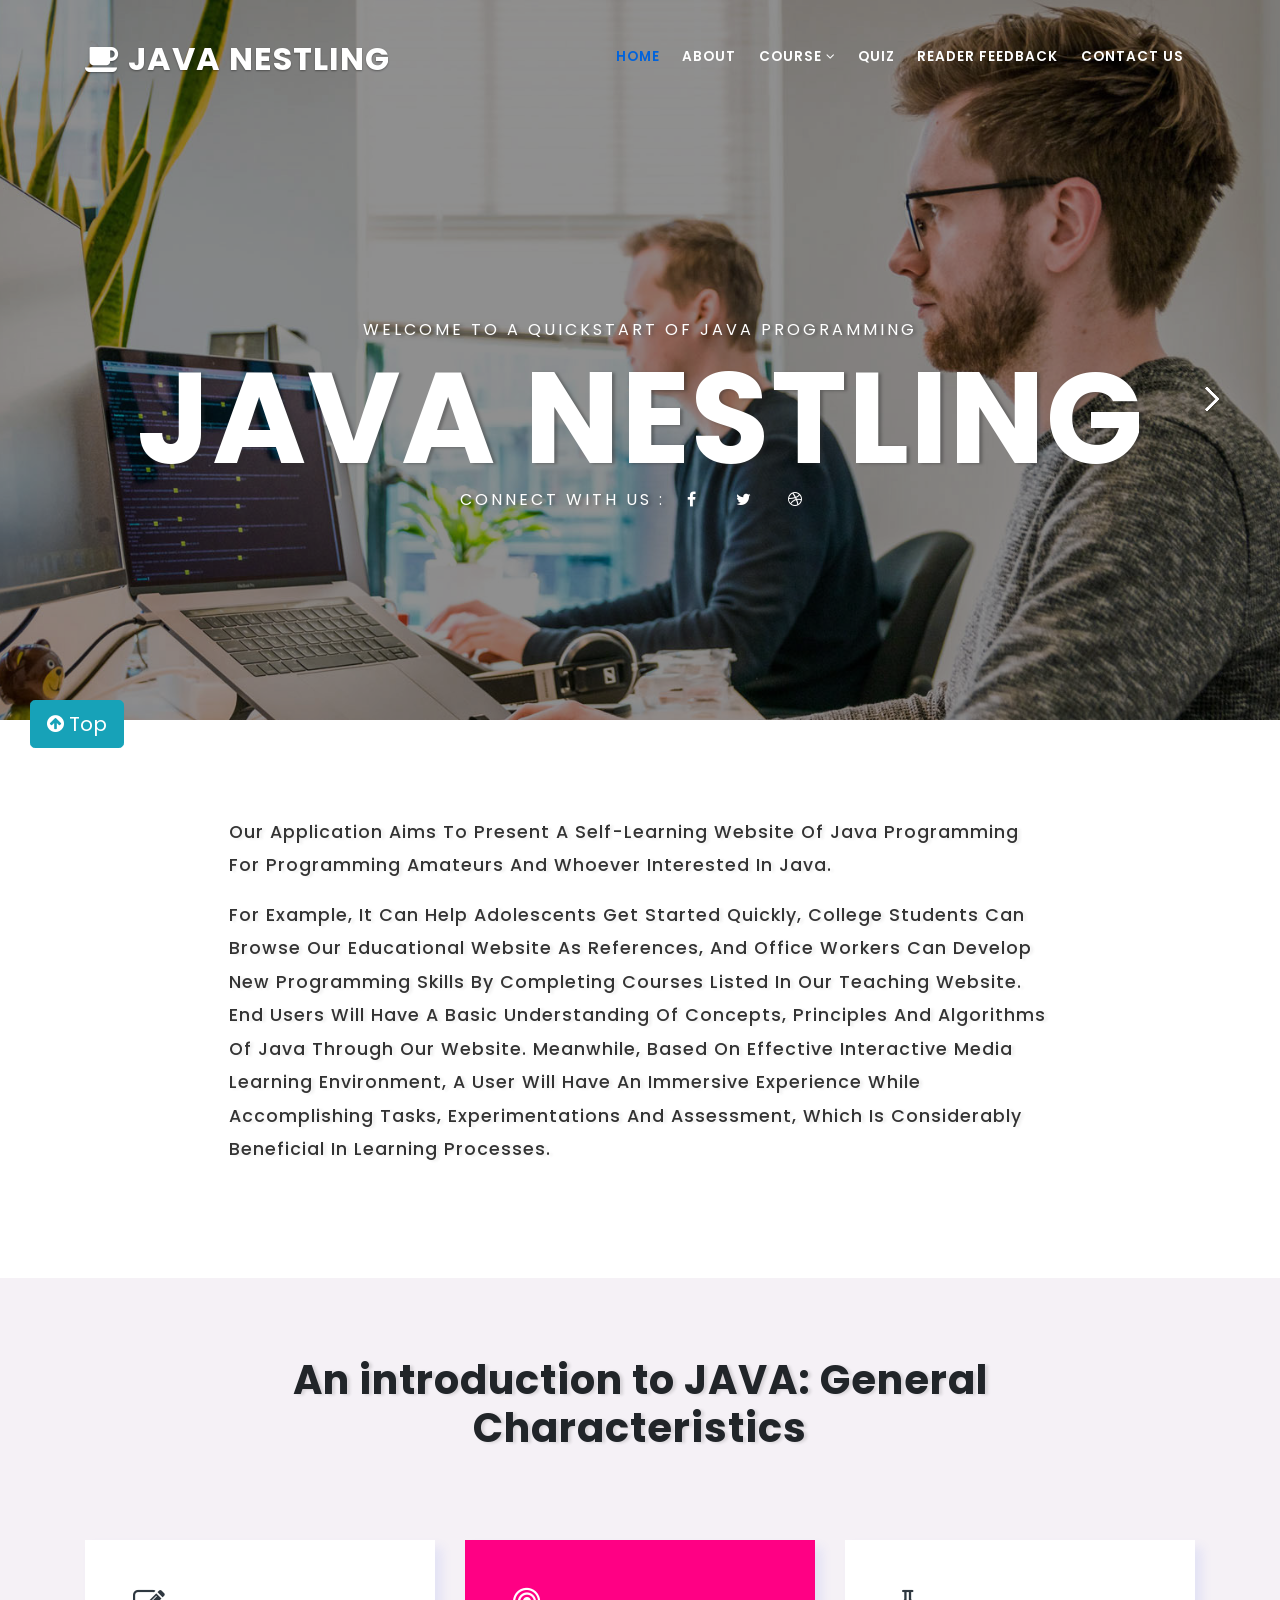
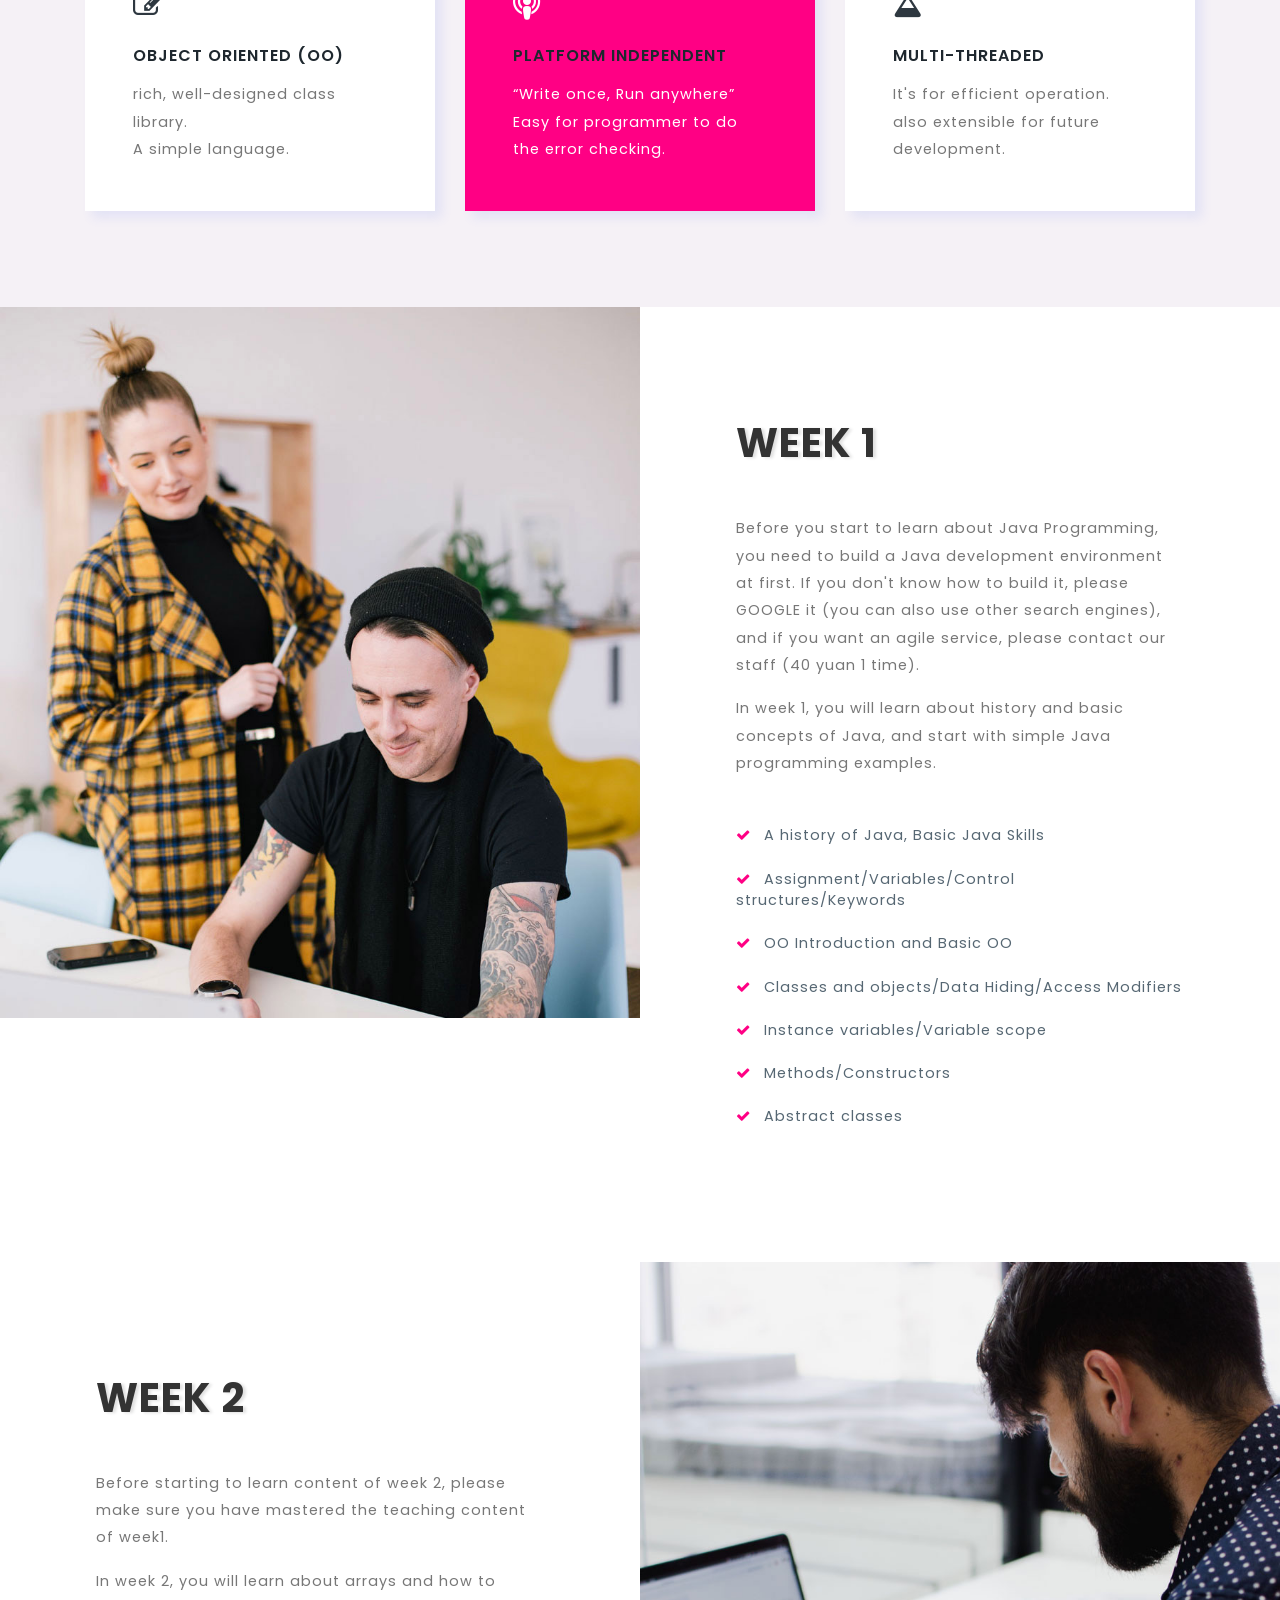
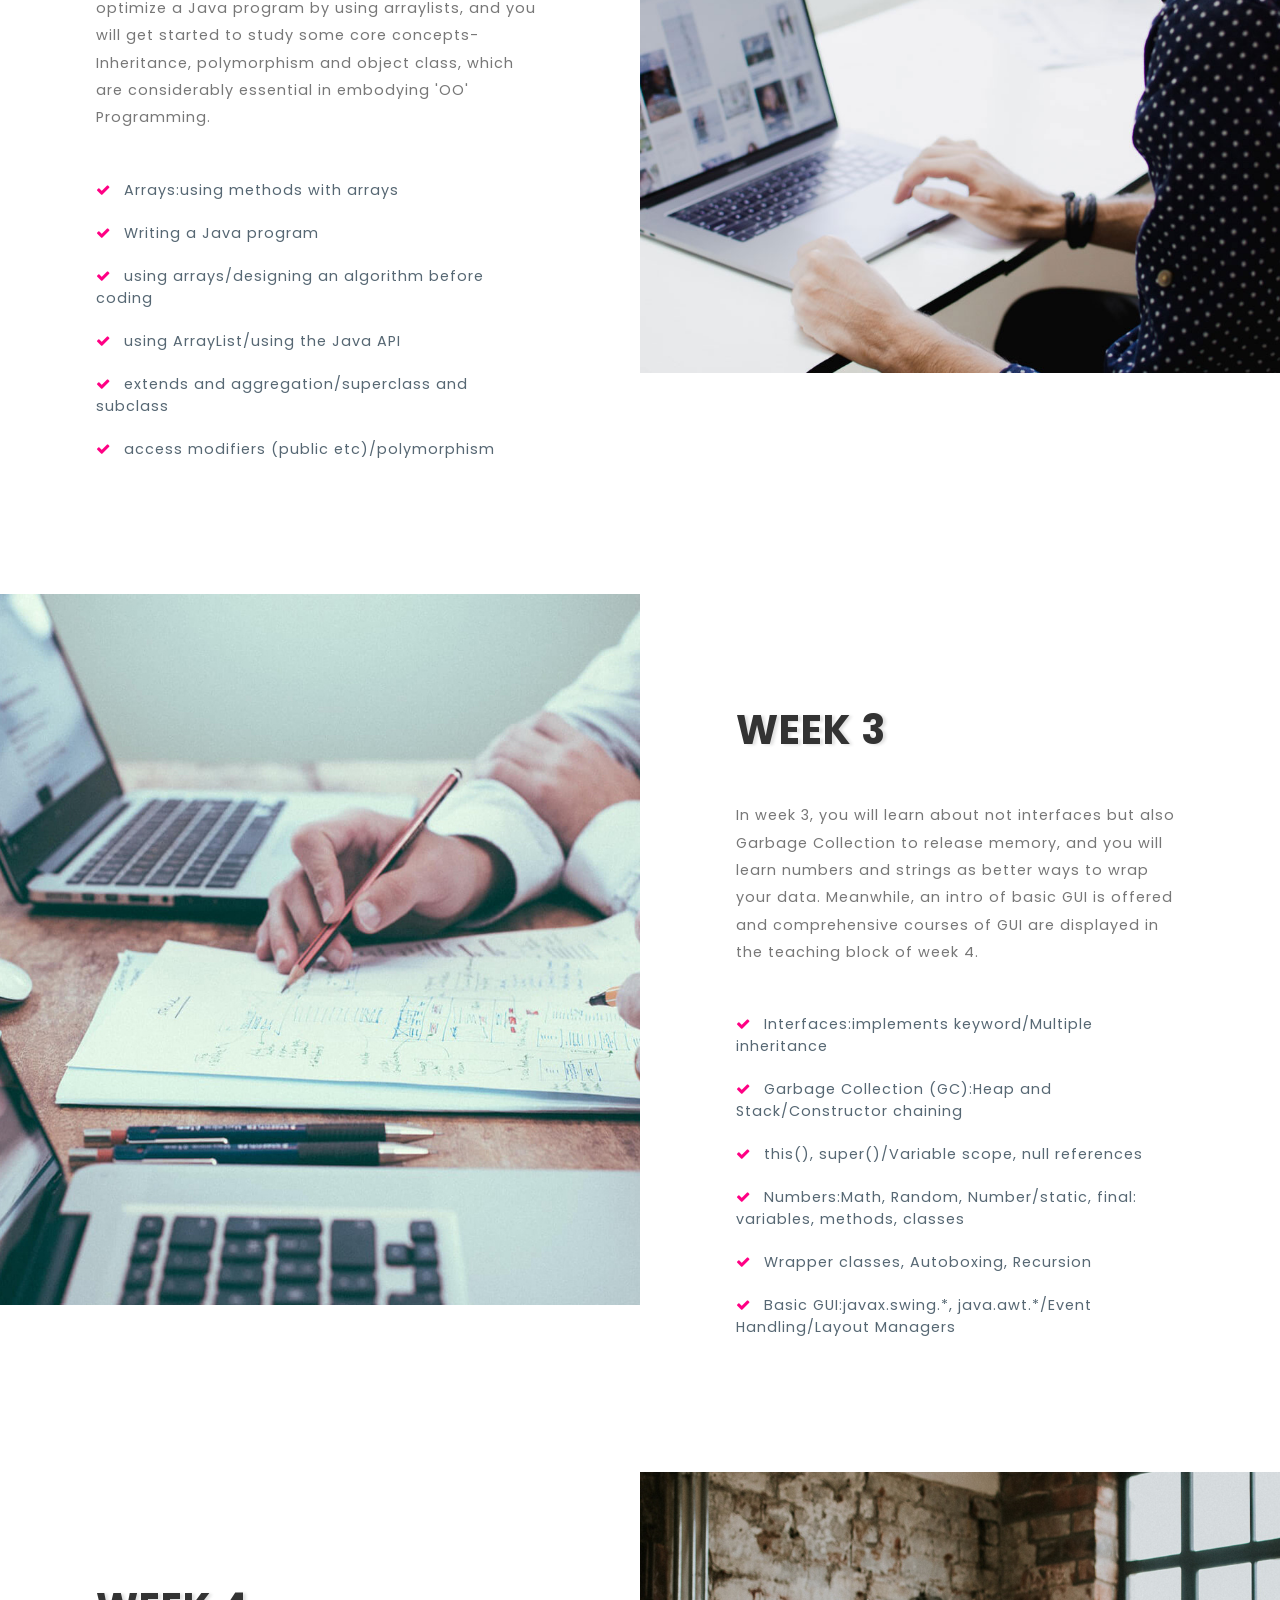
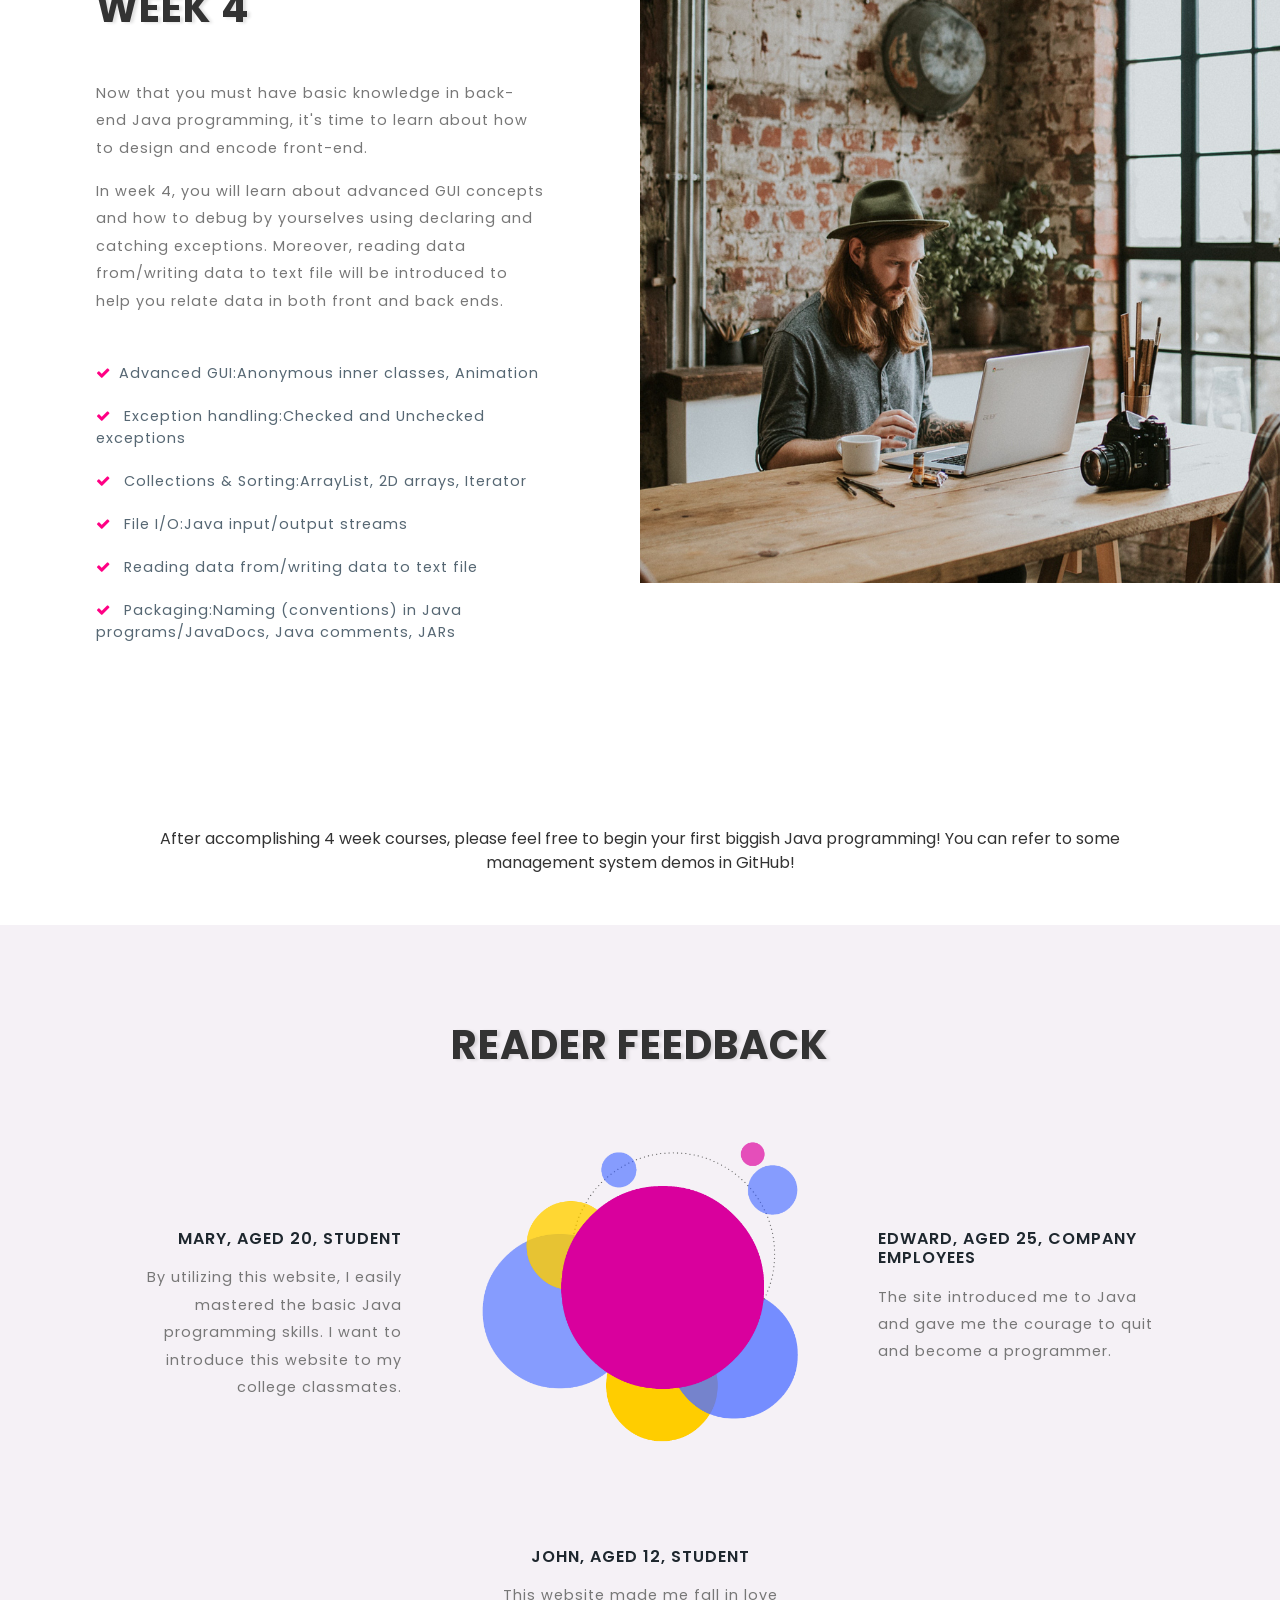
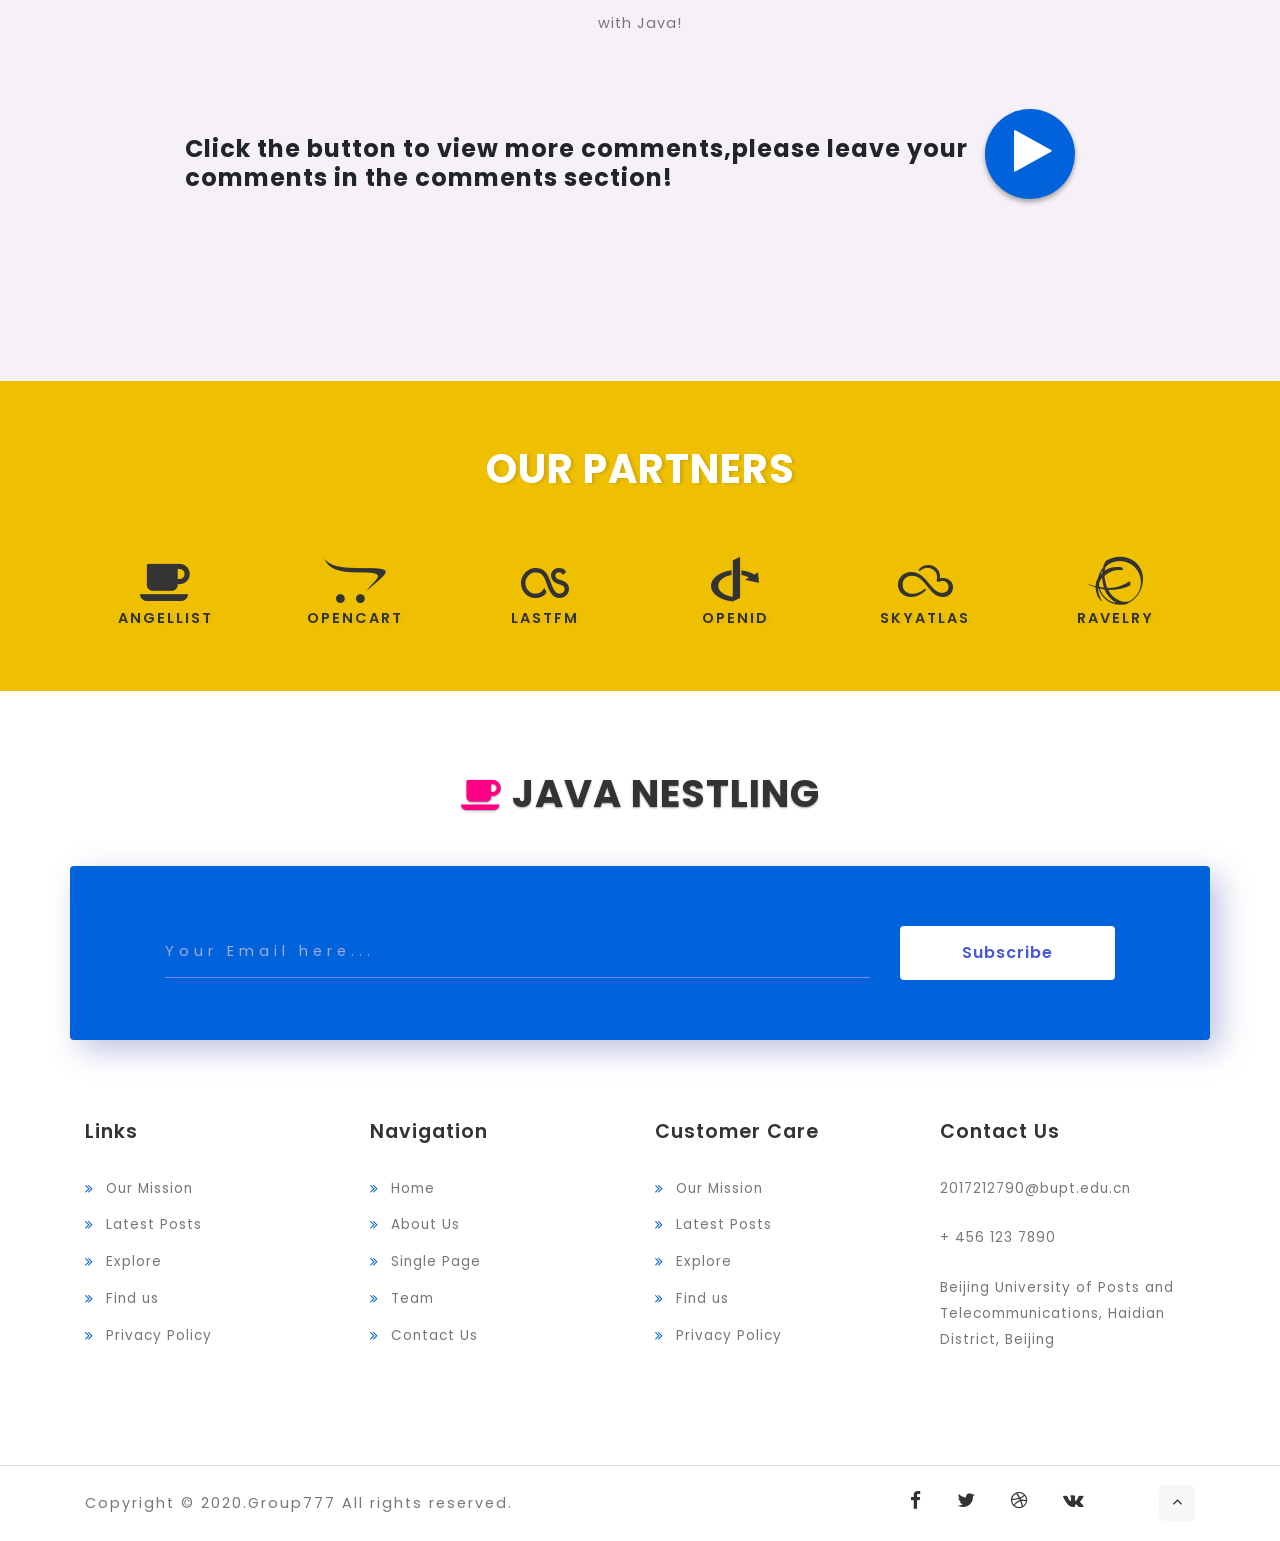
<file: index.html>
<!DOCTYPE html>

<head>
    <title>Home</title>
    <!-- Meta tag Keywords -->
    <meta name="viewport" content="width=device-width, initial-scale=1">
    <meta charset="UTF-8" />
    <meta name="keywords" content="" />
    <script>
        addEventListener("load", function() {

            setTimeout(hideURLbar, 0);
        }, false);

        function hideURLbar() {
            window.scrollTo(0, 1);
        }

    </script>
    <!-- //Meta tag Keywords -->
    <!-- Custom-Files -->
    <link rel="stylesheet" href="css/bootstrap.css">
    <link rel="stylesheet" href="css/addCSS.css">
    <!-- Bootstrap-Core-CSS -->
    <link rel="stylesheet" href="css/style.css" type="text/css" media="all" />
    <link rel="stylesheet" href="css/slider.css" type="text/css" media="all" />
    <!-- Style-CSS -->
    <!-- font-awesome-icons -->
    <link href="css/font-awesome.css" rel="stylesheet">
    <!-- //font-awesome-icons -->
    <!-- /Fonts -->
    <link href="http://fonts.googleapis.com/css?family=Poppins:100,100i,200,200i,300,300i,400,400i,500,500i,600,600i,700,700i,800,800i,900" rel="stylesheet">
    <!-- //Fonts -->
</head>

<body>
    <a href="#" class="btn btn-info btn-lg page-sidebar"  style="position: fixed; margin-top: 700px; z-index: 10; margin-left: 30px;">
        <span class="fa fa-arrow-circle-up"></span> Top
      </a>
    

    <!-- mian-content -->
    <div class="main-w3layouts-header-sec" id="home">
        <!-- header -->
        <header>
            <div class="container">
                <div class="header d-lg-flex justify-content-between align-items-center">
                    <div class="header-section">
                        <h1>
                            <a class="navbar-brand logo editContent" href="index.html">
                                <span class="fa fa-angellist"></span> Java Nestling
                            </a>
                        </h1>
                    </div>
                    <div class="nav_section">
                        <nav>
                            <label for="drop" class="toggle mt-lg-0 mt-1"><span class="fa fa-bars" aria-hidden="true"></span></label>
                            <input type="checkbox" id="drop" />
                            <ul class="menu">
                                <li class="active"><a href="index.html">Home</a></li>
                                <li><a href="#about">about</a></li>

                                <li>
                                    <!-- First Tier Drop Down -->
                                    <label for="drop-2" class="toggle">Dropdown <span class="fa fa-angle-down" aria-hidden="true"></span> </label>
                                    <a href="#skills">course <span class="fa fa-angle-down" aria-hidden="true"></span></a>
                                    <input type="checkbox" id="drop-2" />
                                    <ul class="inner-dropdown">
                                        <li><a href="week1.html">week1</a></li>
                                        <li><a href="week2.html">week2</a></li>
                                        <li><a href="week3.html">week3</a></li>
                                        <li><a href="week4.html">week4</a></li>
                                    </ul>
                                </li>
                                <li><a href="quiz.html">Quiz</a></li>
                                <li><a href="#services">reader feedback</a></li>
                                <li><a href="contact.html">Contact Us</a></li>
                               

                            </ul>
                        </nav>
                    </div>

                </div>
            </div>
        </header>
        <!-- //header -->
        <!-- banner -->
        <section class="banner_w3pvt">
            <div class="csslider infinity" id="slider1">
                <input type="radio" name="slides" checked="checked" id="slides_1" />
                <input type="radio" name="slides" id="slides_2" />
                <input type="radio" name="slides" id="slides_3" />

                <ul>
                    <li>
                        <div class="banner-top">
                            <div class="overlay">
                                <div class="container">
                                    <div class="banner-info">
                                        <div class="banner-w3layouts-inner text-center">
                                            <h4>Welcome to a quickstart of JAVA Programming</h4>
                                            <h3>JAVA NESTLING</h3>
                                            <ul class="banner-w3layouts-top-icons text-center">
                                                <li class="icons mx-auto">Connect With Us :
                                                </li>
                                                <li class="icons mx-auto">
                                                    <a href="#" class="face-bk"><span class="fa fa-facebook" aria-hidden="true"></span></a></li>

                                                <li class="icons mx-auto"><a href="#" class="twitter"><span class="fa fa-twitter" aria-hidden="true"></span></a></li>
                                                <li class="icons mx-auto"><a href="#" class="dribble"><span class="fa fa-dribbble"></span></a></li>

                                            </ul>
                                        </div>

                                    </div>
                                </div>
                            </div>
                        </div>
                    </li>
                    <li>
                        <div class="banner-top1">
                            <div class="overlay">
                                <div class="container">
                                    <div class="banner-info">
                                        <div class="banner-w3layouts-inner text-center">
                                            <h4>Welcome to a quickstart of JAVA Programming</h4>
                                            <h3>JAVA NESTLING</h3>
                                            <ul class="banner-w3layouts-top-icons text-center">
                                                <li class="icons mx-auto">Connect With Us :
                                                </li>
                                                <li class="icons mx-auto">
                                                    <a href="#" class="face-bk"><span class="fa fa-facebook" aria-hidden="true"></span></a></li>

                                                <li class="icons mx-auto"><a href="#" class="twitter"><span class="fa fa-twitter" aria-hidden="true"></span></a></li>
                                                <li class="icons mx-auto"><a href="#" class="dribble"><span class="fa fa-dribbble"></span></a></li>

                                            </ul>
                                        </div>
                                    </div>
                                </div>
                            </div>
                        </div>
                    </li>
                    <li>
                        <div class="banner-top2">
                            <div class="overlay">
                                <div class="container">
                                    <div class="banner-info">
                                        <div class="banner-w3layouts-inner text-center">
                                            <h4>Welcome to a quickstart of JAVA Programming</h4>
                                            <h3>JAVA NESTLING</h3>

                                            <ul class="banner-w3layouts-top-icons text-center">
                                                <li class="icons mx-auto">Connect With Us :
                                                </li>
                                                <li class="icons mx-auto">
                                                    <a href="#" class="face-bk"><span class="fa fa-facebook" aria-hidden="true"></span></a></li>

                                                <li class="icons mx-auto"><a href="#" class="twitter"><span class="fa fa-twitter" aria-hidden="true"></span></a></li>
                                                <li class="icons mx-auto"><a href="#" class="dribble"><span class="fa fa-dribbble"></span></a></li>

                                            </ul>
                                        </div>

                                    </div>
                                </div>
                            </div>
                        </div>
                    </li>

                </ul>
                <div class="arrows">
                    <label for="slides_1"></label>
                    <label for="slides_2"></label>
                    <label for="slides_3"></label>

                </div>
            </div>
        </section>
        <!-- //slider -->
    </div>

    <!-- //banner -->
    <!-- //banner-botttom -->
    <section class="content-info py-5" id="about">
        <div class="container py-md-5">
            <div class="text-center px-lg-5">
                <div class="title-desc text-center px-lg-5">
                    <p class="px-lg-5 sub-wthree">Our application aims to present a self-learning website of Java Programming for programming amateurs and whoever interested in Java. </p>
                    <p class="px-lg-5 sub-wthree">For example, it can help adolescents get started quickly, college students can browse our educational website as references, and office workers can develop new programming skills by completing courses listed in our teaching website.
                        End users will have a basic understanding of concepts, principles and algorithms of Java through our website. Meanwhile, based on effective interactive media learning environment, a user will have an immersive experience while accomplishing tasks, experimentations and assessment, which is considerably beneficial in learning processes.</p>
                    </p>
                       
                </div>
                
            </div>
        </div>
    </section>
    <!-- //banner-botttom -->
    <!-- /about -->
    <section class="about py-md-5 py-5" id="about">
        <div class="py-5_h1_id1"><h1>An introduction to JAVA: General Characteristics</h1></div>
        
        <div class="container py-md-5">
            <div class="feature-grids row mt-3">
                <div class="col-lg-4 gd-bottom mt-4">
                    <div class="bottom-gd p-lg-5 p-4">
                        <span class="fa fa-pencil-square-o" aria-hidden="true"></span>
                        <h3 class="my-3">Object Oriented (OO)</h3>
                        <p>rich, well-designed class library. </p>
                        <p>A simple language.</p>
                    </div>
                </div>
                <div class="col-lg-4 gd-bottom mt-4">
                    <div class="bottom-gd2-active p-lg-5 p-4">
                        <span class="fa fa-podcast" aria-hidden="true"></span>
                        <h3 class="my-3"> Platform independent</h3>
                        <p> “Write once, Run anywhere”</p>
                        <p>Easy for programmer to do the error checking.</p>
                        <p></p>
                    </div>
                </div>
                <div class="col-lg-4 gd-bottom mt-4">
                    <div class="bottom-gd p-lg-5 p-4">
                        <span class="fa fa-flask" aria-hidden="true"></span>
                        <h3 class="my-3">Multi-threaded</h3>
                        <p>It's for efficient operation.</p>
                        <p>also extensible for future development.</p>
                    </div>
                </div>

            </div>

        </div>
    </section>
    <!-- //about -->
    <!--/banner-bottom -->
    <section class="collections-gid-w3layouts" id="skills">
        <div class="container-fluid">
            <div class="row">
                <div class="col-lg-6 progress-content-img px-lg-0">
                    <img src="images/img1.jpg" alt="" class="img-fluid image1">
                </div>
                <div class="col-lg-6 progress-content text-left p-lg-5 my-lg-5">
                    <div class="py-lg-3 px-lg-5 p-md-5 p-3">
                        <h3 class="title-w3pvt mb-5">week 1</h3>
                        <p>Before you start to learn about Java Programming, you need to build a Java development environment at first. If you don't know how to build it, please GOOGLE it (you can also use other search engines), and if you want an agile service, please contact our staff (40 yuan 1 time).
                        </p>
                        <p>
                            In week 1, you will learn about history and basic concepts of Java, and start with simple Java programming examples.
                        </p> 
                        <div class="progress-w3pvt mt-5">
                            <ul class="tic-info list-unstyled mt-5">
                            <li>

                                <span class="fa fa-check mr-2"></span> 
                                A history of Java, Basic Java Skills 

                            </li>
                            <li>

                                <span class="fa fa-check mr-2"></span> 
                                    Assignment/Variables/Control structures/Keywords

                            </li>
                            <li>

                                <span class="fa fa-check mr-2"></span>
                                OO Introduction and Basic OO

                            </li>
                            <li>

                                <span class="fa fa-check mr-2"></span> 
                                Classes and objects/Data Hiding/Access Modifiers
                            </li>
                            <li>

                                <span class="fa fa-check mr-2"></span> 
                                Instance variables/Variable scope
                            </li>
                            <li>

                                <span class="fa fa-check mr-2"></span> 
                                Methods/Constructors
                            </li>
                            <li>

                                <span class="fa fa-check mr-2"></span> 
                                Abstract classes 
                            </li>
                           

                           
                        </ul>


                        </div>
                    </div>
                </div>
            </div>
        </div>
    </section>
    <!-- /full-grid -->
    <!--/banner-bottom -->
    <section class="collections-gid-w3layouts">
        <div class="container-fluid">
            <div class="row">

                <div class="col-lg-6 progress-content text-left p-lg-5 my-lg-5">
                    <div class="py-lg-3 px-lg-5 p-md-5 p-3">
                        <h3 class="title-w3pvt mb-5">week 2</h3>

                        <p>Before starting to learn content of week 2, please make sure you have mastered the teaching content of week1.
                        </p>
                        <P>
                            In week 2, you will learn about arrays and how to optimize a Java program by using arraylists, and you will get started to study some core concepts-Inheritance, polymorphism and object class, which are considerably essential in embodying 'OO' Programming.
                            </p>
                        <ul class="tic-info list-unstyled mt-5">
                            <li>

                                <span class="fa fa-check mr-2"></span> Arrays:using methods with arrays

                            </li>
                            <li>

                                <span class="fa fa-check mr-2"></span> Writing a Java program

                            </li>
                            <li>

                                <span class="fa fa-check mr-2"></span> using arrays/designing an algorithm before coding

                            </li>
                            <li>
                                <span class="fa fa-check mr-2"></span> using ArrayList/using the Java API

                            </li>
                            <li>

                                <span class="fa fa-check mr-2"></span> extends and aggregation/superclass and subclass

                            </li>
                            <li>

                                <span class="fa fa-check mr-2"></span> access modifiers (public etc)/polymorphism

                            </li>
                        </ul>
                    </div>

                </div>
                <div class="col-lg-6 progress-content-img two px-lg-0">
                    <img src="images/img2.jpg" alt="" class="img-fluid image1">
                </div>
            </div>
        </div>
    </section>
    <section class="collections-gid-w3layouts" id="skills">
        <div class="container-fluid">
            <div class="row">
                <div class="col-lg-6 progress-content-img px-lg-0">
                    <img src="images/week3.jpg" alt="" class="img-fluid image1">
                </div>
                <div class="col-lg-6 progress-content text-left p-lg-5 my-lg-5">
                    <div class="py-lg-3 px-lg-5 p-md-5 p-3">
                        <h3 class="title-w3pvt mb-5">week 3</h3>
                        <p>
                            In week 3, you will learn about not interfaces but also Garbage Collection to release memory, and you will learn numbers and strings as better ways to wrap your data. Meanwhile, an intro of basic GUI is offered and comprehensive courses of GUI are displayed in the teaching block of week 4.</p>
                        </p> 
                        <div class="progress-w3pvt mt-5">
                            <ul class="tic-info list-unstyled mt-5">
                            <li>

                                <span class="fa fa-check mr-2"></span> 
                                Interfaces:implements keyword/Multiple inheritance

                            </li>
                            <li>

                                <span class="fa fa-check mr-2"></span> 
                                Garbage Collection (GC):Heap and Stack/Constructor chaining

                            </li>
                            <li>

                                <span class="fa fa-check mr-2"></span> 
                                this(), super()/Variable scope, null references

                            </li>
                            
                            <li>

                                <span class="fa fa-check mr-2"></span>
                                Numbers:Math, Random, Number/static, final: variables, methods, classes

                            </li>
                            <li>

                                <span class="fa fa-check mr-2"></span>
                                Wrapper classes, Autoboxing, Recursion

                            </li>
                            <li>

                                <span class="fa fa-check mr-2"></span> 
                                Basic GUI:javax.swing.*, java.awt.*/Event Handling/Layout Managers
                            </li>
                           

                           
                        </ul>


                        </div>
                    </div>
                </div>
            </div>
        </div>
    </section>
    <section class="collections-gid-w3layouts">
        <div class="container-fluid">
            <div class="row">

                <div class="col-lg-6 progress-content text-left p-lg-5 my-lg-5">
                    <div class="py-lg-3 px-lg-5 p-md-5 p-3">
                        <h3 class="title-w3pvt mb-5">week 4</h3>

                        <p>Now that you must have basic knowledge in back-end Java programming, it's time to learn about how to design and encode front-end. 

                           <P>
                            In week 4, you will learn about advanced GUI concepts and how to debug by yourselves using declaring and catching exceptions. Moreover, reading data from/writing data to text file will be introduced to help you relate data in both front and back ends. </p>
                        </p>
                        <ul class="tic-info list-unstyled mt-5">
                            <li>

                                <span class="fa fa-check mr-2"></span>Advanced GUI:Anonymous inner classes, Animation

                            </li>
                            <li>

                                <span class="fa fa-check mr-2"></span> Exception handling:Checked and Unchecked exceptions

                            </li>
                            <li>

                                <span class="fa fa-check mr-2"></span> Collections & Sorting:ArrayList, 2D arrays, Iterator
                        

                            </li>
                            <li>
                                <span class="fa fa-check mr-2"></span> File I/O:Java input/output streams
                                

                            </li>
                            <li>

                                <span class="fa fa-check mr-2"></span> Reading data from/writing data to text file

                            </li>
                            <li>

                                <span class="fa fa-check mr-2"></span> Packaging:Naming (conventions) in Java programs/JavaDocs, Java comments, JARs

                            </li>
                        </ul>
                    </div>

                </div>
                <div class="col-lg-6 progress-content-img two px-lg-0">
                    <img src="images/week4.jpg" alt="" class="img-fluid image1">
                </div>
            </div>
        </div>
        <div class="sec-h3"> After accomplishing 4 week courses, please feel free to begin your first biggish Java programming! You can refer to some management system demos in GitHub!</div>
       
    </section>

    <!-- /features -->
    <section class="about py-md-5 py-5" id="services">
        <div class="container py-md-5">
            <h3 class="title-w3pvt text-center mb-5">Reader feedback</h3>
            <div class="feature-grids row mt-5">
                <div class="col-lg-4 gd-bottom process-1 text-lg-right text-center  p-lg-5">

                    <h3 class="my-3">Mary, aged 20, student</h3>
                    <p>By utilizing this website, I easily mastered the basic Java programming skills. I want to introduce this website to my college classmates.</p>
                </div>
                <div class="col-lg-4 gd-bottom text-center">
                    <img src="images/process.png" alt="" class="img-fluid image1">
                </div>
                <div class="col-lg-4 gd-bottom process-1 text-lg-left text-center  p-lg-5">


                    <h3 class="my-3">Edward, aged 25, Company employees</h3>
                    <p>The site introduced me to Java and gave me the courage to quit and become a programmer.</p>

                </div>
               

            </div>
            
            <div class="feature-grids row mt-3">
                <div class="col-lg-4 gd-bottom">


                </div>
                <div class="col-lg-4 gd-bottom text-center p-lg-5">


                    <h3 class="my-3">John, aged 12, student</h3>
                    <p>This website made me fall in love with Java!</p>

                </div>
                <div class="col-lg-4">

                </div>

            </div>
            <div class="in-comments">
               <div class="in-comments-i">
                    <h4>Click the button to view more comments,please leave your comments in the comments section!</h4></div>
                    <a class="btn mt-lg-4 mt-3 read" href="contact.html" role="button"><span class="fa fa-play" aria-hidden="true"></span></a>
                
                </div>

        </div>
    </section>
    <!-- //features -->
    <!--/gallery -->
    

    <!-- partners -->
    <section class="partners py-5" id="partners">
        <div class="container py-md-3">
            <h3 class="title-w3pvt two text-center mb-5">Our Partners</h3>
            <div class="row grid-part text-center">
                <div class="col-md-2 col-4 mt-3">
                    <div class="partner-w3pvt">
                        <a href="#"><span class="fa fa-angellist"></span></a>
                        <h4>Angellist</h4>
                    </div>
                </div>
                <div class="col-md-2 col-4 mt-3">
                    <div class="partner-w3pvt">
                        <a href="#"><span class="fa fa-opencart"></span></a>
                        <h4>opencart</h4>
                    </div>
                </div>
                <div class="col-md-2 col-4 mt-3">
                    <div class="partner-w3pvt">
                        <a href="#"><span class="fa fa-lastfm"></span></a>
                        <h4>lastfm</h4>
                    </div>
                </div>
                <div class="col-md-2 col-4 mt-3">
                    <div class="partner-w3pvt">
                        <a href="#"><span class="fa fa-openid"></span></a>
                        <h4>openid</h4>
                    </div>
                </div>
                <div class="col-md-2 col-4 mt-3">
                    <div class="partner-w3pvt">
                        <a href="#"><span class="fa fa-skyatlas"></span></a>
                        <h4>skyatlas</h4>
                    </div>
                </div>
                <div class="col-md-2 col-4 mt-3">
                    <div class="partner-w3pvt">
                        <a href="#"><span class="fa fa-ravelry"></span></a>
                        <h4>ravelry</h4>
                    </div>
                </div>
            </div>
        </div>
    </section>
    <!-- //partners -->

    <!-- footer -->
    <footer class="footer-content py-5">
        <div class="container py-md-3">
            <div class="footer-top text-center mb-5">
                <h2>
                    <a class="navbar-brand pt-3 mb-5" href="index.html">
                        <span class="fa fa-angellist"></span> JAVA NESTLING
                    </a>
                </h2>
                <div class="contact-form mx-auto text-left">
                    <form method="post" action="#">
                        <div class="row subscribe-sec">
                            <div class="col-md-9 con-gd">
                                <input type="email" class="form-control" id="email" placeholder="Your Email here..." name="email" required>

                            </div>
                            <div class="col-md-3 con-gd">
                                <button type="submit" class="btn btn-default">Subscribe</button>
                            </div>

                        </div>

                    </form>
                </div>
            </div>
            <div class="row footer-top-inner-w3layouts">
                <div class="col-lg-3 col-md-6 mt-lg-0 mt-4">
                    <div class="footer-lavi">
                        <h3 class="mb-3 lavi_title">Links</h3>
                        <hr>
                        <ul class="list-info-lavi">
                            <li>
                                <a href="about.html"><span class="fa fa-angle-double-right" aria-hidden="true"></span>
                                    Our Mission
                                </a>
                            </li>
                            <li>
                                <a href="#"><span class="fa fa-angle-double-right" aria-hidden="true"></span>
                                    Latest Posts
                                </a>
                            </li>
                            <li>
                                <a href="#"><span class="fa fa-angle-double-right" aria-hidden="true"></span>
                                    Explore
                                </a>
                            </li>
                            <li>
                                <a href="contact.html"><span class="fa fa-angle-double-right" aria-hidden="true"></span>
                                    Find us
                                </a>
                            </li>
                            <li>
                                <a href="#"><span class="fa fa-angle-double-right" aria-hidden="true"></span>
                                    Privacy Policy
                                </a>
                            </li>
                        </ul>
                    </div>
                </div>
                <div class="col-lg-3 col-md-6 mt-lg-0 mt-4">
                    <div class="footer-lavi">
                        <h3 class="mb-3 lavi_title">Navigation</h3>
                        <hr>
                        <ul class="list-info-lavi">
                            <li>
                                <a href="index.html"><span class="fa fa-angle-double-right" aria-hidden="true"></span>
                                    Home
                                </a>
                            </li>
                            <li>
                                <a href="about.html"><span class="fa fa-angle-double-right" aria-hidden="true"></span>
                                    About Us
                                </a>
                            </li>
                            <li>
                                <a href="single.html"><span class="fa fa-angle-double-right" aria-hidden="true"></span>
                                    Single Page
                                </a>
                            </li>
                            <li>
                                <a href="about.html"><span class="fa fa-angle-double-right" aria-hidden="true"></span>
                                    Team
                                </a>
                            </li>
                            <li>
                                <a href="contact.html"><span class="fa fa-angle-double-right" aria-hidden="true"></span>
                                    Contact Us
                                </a>
                            </li>
                        </ul>
                    </div>
                </div>
                <div class="col-lg-3 col-md-6 mt-lg-0 mt-4">
                    <div class="footer-lavi">
                        <h3 class="mb-3 lavi_title">Customer Care</h3>
                        <hr>
                        <ul class="list-info-lavi">
                            <li>
                                <a href="about.html"><span class="fa fa-angle-double-right" aria-hidden="true"></span>
                                    Our Mission
                                </a>
                            </li>
                            <li>
                                <a href="#"><span class="fa fa-angle-double-right" aria-hidden="true"></span>
                                    Latest Posts
                                </a>
                            </li>
                            <li> <a href="#"><span class="fa fa-angle-double-right" aria-hidden="true"></span>

                                    Explore
                                </a>
                            </li>
                            <li>
                                <a href="contact.html"><span class="fa fa-angle-double-right" aria-hidden="true"></span>
                                    Find us
                                </a>
                            </li>
                            <li>
                                <a href="#"><span class="fa fa-angle-double-right" aria-hidden="true"></span>
                                    Privacy Policy
                                </a>
                            </li>
                        </ul>
                    </div>
                </div>
                <div class="col-lg-3 col-md-6 mt-lg-0 mt-4">
                    <div class="footer-lavi">
                        <h3 class="mb-3 lavi_title">Contact Us</h3>
                        <hr>
                        <div class="last-w3layouts-contact">
                            <p>
                                <a href="mailto:example@email.com">2017212790@bupt.edu.cn</a>
                            </p>
                        </div>
                        <div class="last-w3layouts-contact my-2">
                            <p>+ 456 123 7890</p>
                        </div>
                        <div class="last-w3layouts-contact">
                            <p>Beijing University of Posts and Telecommunications, Haidian District, Beijing</p>
                        </div>
                    </div>
                </div>

            </div>

        </div>
        <!-- //footer bottom -->
    </footer>
    <!-- //footer -->
    <div class="copy-right">
        <div class="container">
            <div class="row">
                <p class="copy-right-grids text-md-left text-center my-sm-4 my-4 col-md-6">Copyright &copy; 2020.Group777 All rights reserved.</p>
                <div class="w3layouts-footer text-md-right text-center mt-4 col-md-5">
                    <ul class="list-unstyled w3layouts-icons">
                        <li>
                            <a href="#">
                                <span class="fa fa-facebook-f"></span>
                            </a>
                        </li>
                        <li>
                            <a href="#">
                                <span class="fa fa-twitter"></span>
                            </a>
                        </li>
                        <li>
                            <a href="#">
                                <span class="fa fa-dribbble"></span>
                            </a>
                        </li>
                        <li>
                            <a href="#">
                                <span class="fa fa-vk"></span>
                            </a>
                        </li>
                    </ul>
                </div>
                <div class="move-top text-right col-md-1"><a href="#home" class="move-top"> <span class="fa fa-angle-up  mb-3" aria-hidden="true"></span></a></div>

            </div>
        </div>
    </div>
</body>

</html>
</file>
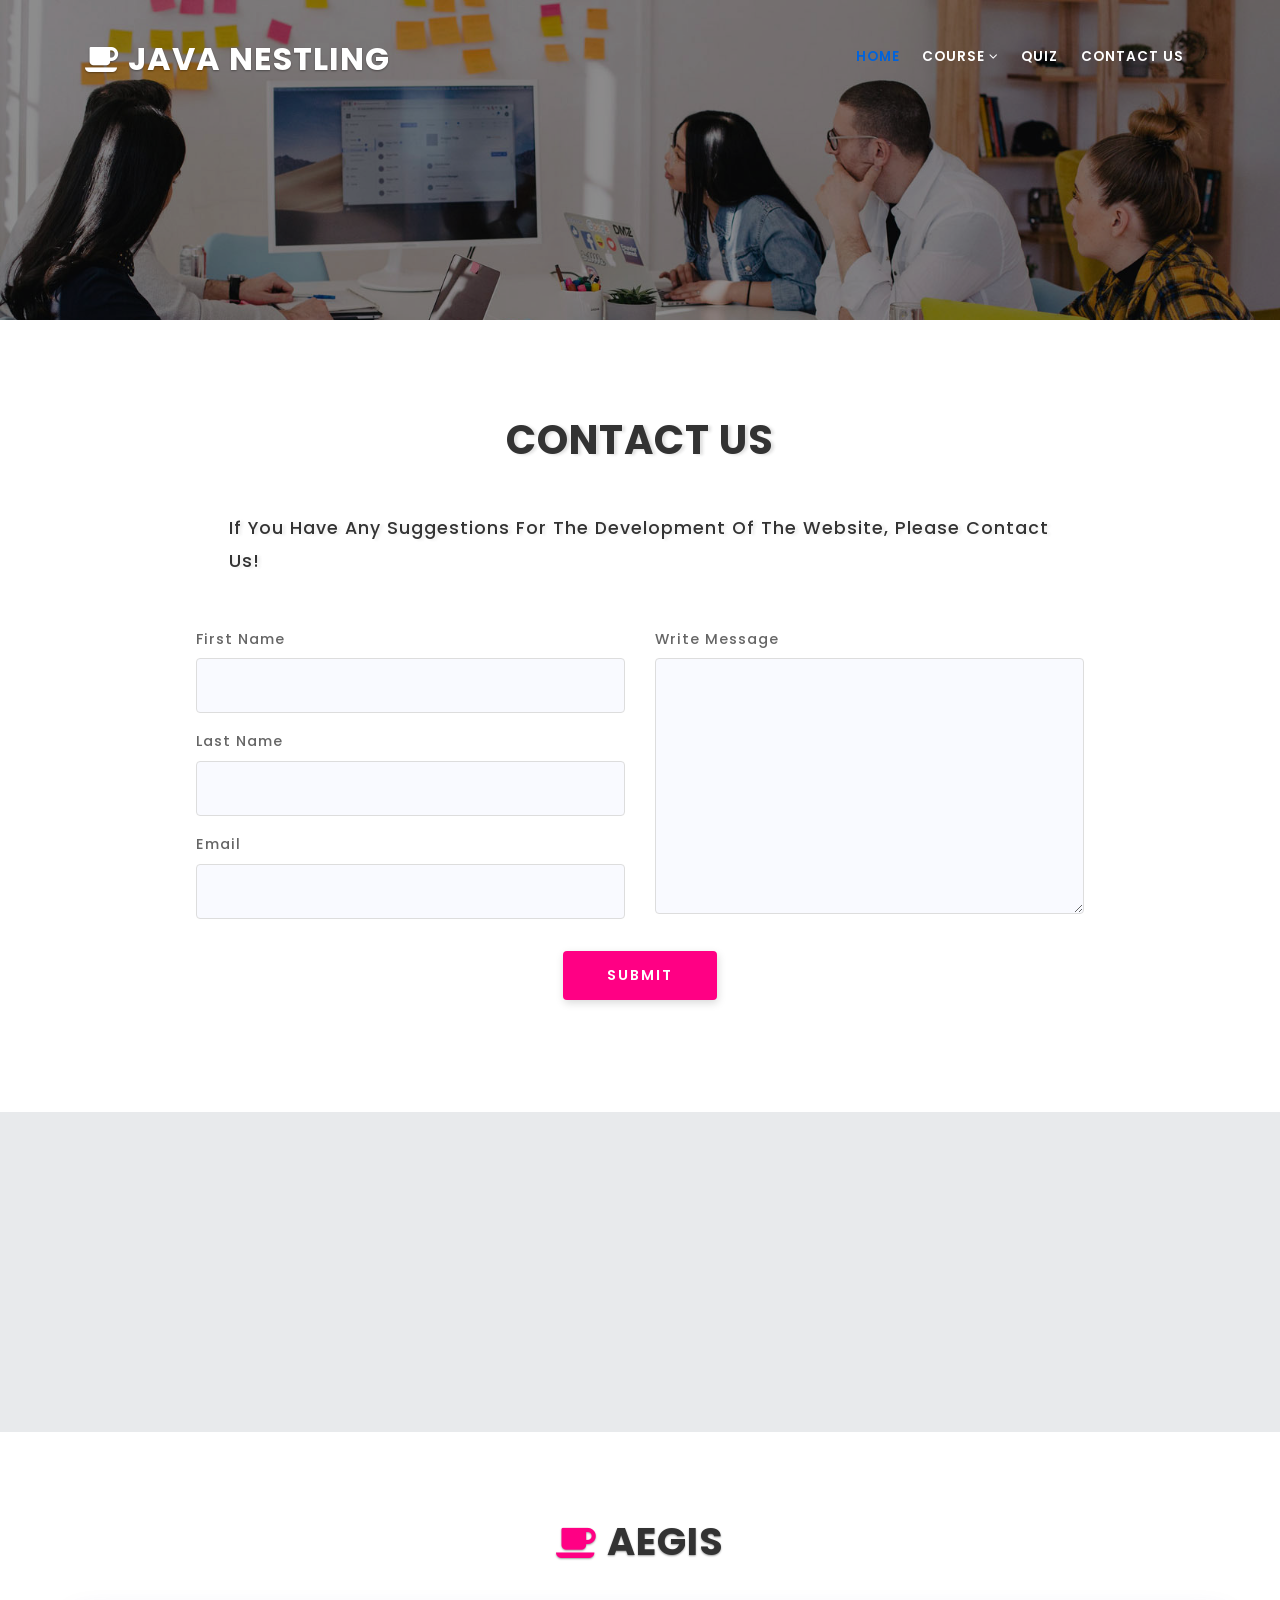
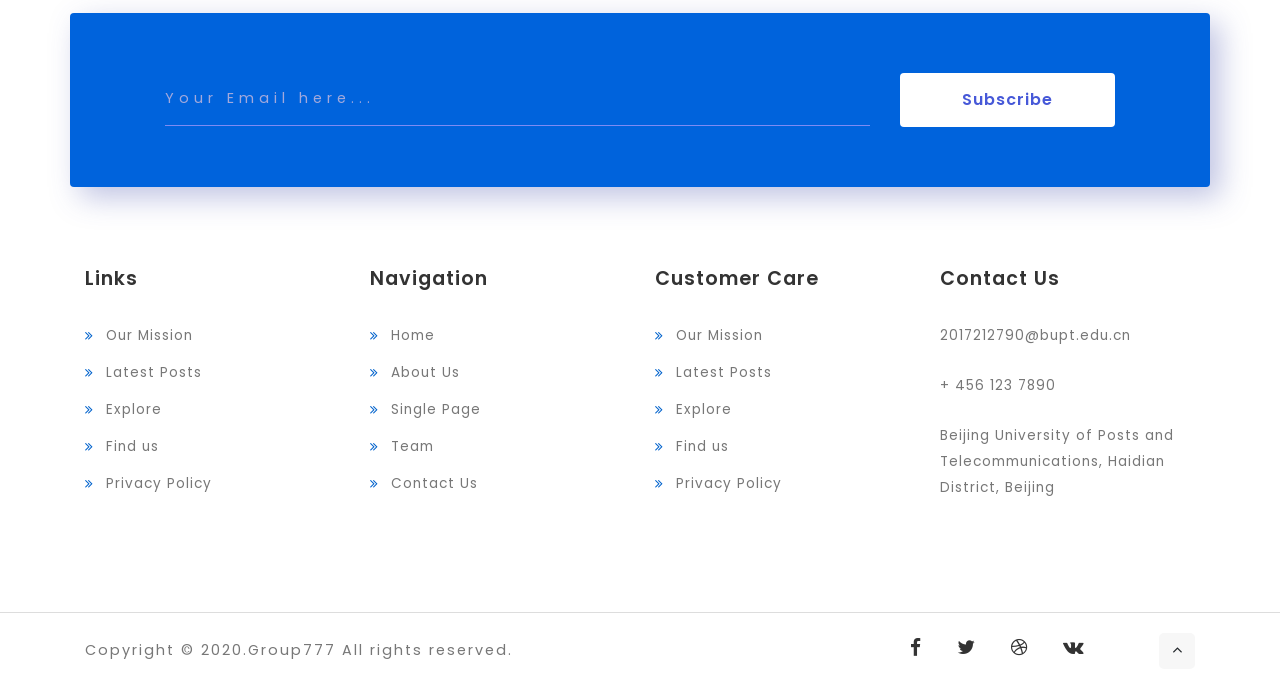
<file: contact.html>
<!DOCTYPE html>
<html lang="zxx">

<head>
    <title>Contact</title>
    <!-- Meta tag Keywords -->
    <meta name="viewport" content="width=device-width, initial-scale=1">
    <meta charset="UTF-8" />
    <meta name="keywords" content="" />
    <script>
        addEventListener("load", function() {
            setTimeout(hideURLbar, 0);
        }, false);

        function hideURLbar() {
            window.scrollTo(0, 1);
        }

    </script>
    <!-- //Meta tag Keywords -->
    <!-- Custom-Files -->
    <link rel="stylesheet" href="css/bootstrap.css">
    <!-- Bootstrap-Core-CSS -->
    <link rel="stylesheet" href="css/style.css" type="text/css" media="all" />
    <link rel="stylesheet" href="css/slider.css" type="text/css" media="all" />
    <!-- Style-CSS -->
    <!-- font-awesome-icons -->
    <link href="css/font-awesome.css" rel="stylesheet">
    <!-- //font-awesome-icons -->
    <!-- /Fonts -->
    <link href="http://fonts.googleapis.com/css?family=Poppins:100,100i,200,200i,300,300i,400,400i,500,500i,600,600i,700,700i,800,800i,900" rel="stylesheet">
    <!-- //Fonts -->
</head>

<body>
    <!-- mian-content -->
    <div class="main-w3layouts-header-sec inner-page" id="home">
        <div class="overlay-innerpage">
            <!-- header -->
            <header>
                <div class="container">
                    <div class="header d-lg-flex justify-content-between align-items-center">
                        <div class="header-section">
                            <h1>
                                <a class="navbar-brand logo editContent" href="index.html">
                                    <span class="fa fa-angellist"></span> Java Nestling
                                </a>
                            </h1>
                        </div>
                        <div class="nav_section">
                            <nav>
                                <label for="drop" class="toggle mt-lg-0 mt-1"><span class="fa fa-bars" aria-hidden="true"></span></label>
                                <input type="checkbox" id="drop" />
                                <ul class="menu">
                                    <li class="active"><a href="index.html">Home</a></li>
                                    
    
                                    <li>
                                        <!-- First Tier Drop Down -->
                                        <label for="drop-2" class="toggle">Dropdown <span class="fa fa-angle-down" aria-hidden="true"></span> </label>
                                        <a href="#skills">course <span class="fa fa-angle-down" aria-hidden="true"></span></a>
                                        <input type="checkbox" id="drop-2" />
                                        <ul class="inner-dropdown">
                                            <li><a href="week1.html">week1</a></li>
                                            <li><a href="week2.html">week2</a></li>
                                            <li><a href="week3.html">week3</a></li>
                                            <li><a href="week4.html">week4</a></li>
                                        </ul>
                                    </li>
                                    <li><a href="quiz.html">Quiz</a></li>
                                   
                                    <li><a href="contact.html">Contact Us</a></li>
                                   
    
                                </ul>
                            </nav>
                        </div>
    
                    </div>
                </div>
            </header>
            <!-- //header -->
        </div>
    </div>

    <!-- //banner -->
    <!-- //banner-botttom -->
    <section class="content-info py-5">
        <div class="container py-md-5">
            <div class="text-center px-lg-5">
                <h3 class="title-w3pvt mb-5">Contact Us</h3>
                <div class="title-desc text-center px-lg-5">
                    <p class="px-lg-5 sub-wthree">If you have any Suggestions for the development of the website, please contact us!</p>
                </div>
            </div>
            <div class="contact-w3pvt-form mt-5">
                <form action="#" class="w3layouts-contact-fm" method="post">
                    <div class="row">
                        <div class="col-lg-6">
                            <div class="form-group">
                                <label>First Name</label>
                                <input class="form-control" type="text" name="Name" placeholder="" required="">
                            </div>
                            <div class="form-group">
                                <label>Last Name</label>
                                <input class="form-control" type="text" name="Name" placeholder="" required="">
                            </div>
                            <div class="form-group">
                                <label>Email</label>
                                <input class="form-control" type="email" name="Email" placeholder="" required="">
                            </div>
                        </div>
                        <div class="col-lg-6">
                            <div class="form-group">
                                <label>Write Message</label>
                                <textarea class="form-control" name="Message" placeholder="" required=""></textarea>
                            </div>
                        </div>
                        <div class="form-group mx-auto mt-3">
                            <button type="submit" class="btn submit">Submit</button>
                        </div>
                    </div>

                </form>
            </div>
        </div>
    </section>
    <!-- //banner-botttom -->

    <div class="map-w3layouts">
        <iframe src="https://www.google.com/maps/embed?pb=!1m18!1m12!1m3!1d423286.27404345275!2d-118.69191921441556!3d34.02016130939095!2m3!1f0!2f0!3f0!3m2!1i1024!2i768!4f13.1!3m3!1m2!1s0x80c2c75ddc27da13%3A0xe22fdf6f254608f4!2sLos+Angeles%2C+CA%2C+USA!5e0!3m2!1sen!2sin!4v1522474296007" allowfullscreen=""></iframe>
    </div>

    <!-- footer -->
    <footer class="footer-content py-5">
        <div class="container py-md-3">
            <div class="footer-top text-center mb-5">
                <h2>
                    <a class="navbar-brand pt-3 mb-5" href="index.html">
                        <span class="fa fa-angellist"></span> Aegis
                    </a>
                </h2>
                <div class="contact-form mx-auto text-left">
                    <form method="post" action="#">
                        <div class="row subscribe-sec">
                            <div class="col-md-9 con-gd">
                                <input type="email" class="form-control" id="email" placeholder="Your Email here..." name="email" required>

                            </div>
                            <div class="col-md-3 con-gd">
                                <button type="submit" class="btn btn-default">Subscribe</button>
                            </div>

                        </div>

                    </form>
                </div>
            </div>
            <div class="row footer-top-inner-w3layouts">
                <div class="col-lg-3 col-md-6 mt-lg-0 mt-4">
                    <div class="footer-lavi">
                        <h3 class="mb-3 lavi_title">Links</h3>
                        <hr>
                        <ul class="list-info-lavi">
                            <li>
                                <a href="about.html"><span class="fa fa-angle-double-right" aria-hidden="true"></span>
                                    Our Mission
                                </a>
                            </li>
                            <li>
                                <a href="#"><span class="fa fa-angle-double-right" aria-hidden="true"></span>
                                    Latest Posts
                                </a>
                            </li>
                            <li>
                                <a href="#"><span class="fa fa-angle-double-right" aria-hidden="true"></span>
                                    Explore
                                </a>
                            </li>
                            <li>
                                <a href="contact.html"><span class="fa fa-angle-double-right" aria-hidden="true"></span>
                                    Find us
                                </a>
                            </li>
                            <li>
                                <a href="#"><span class="fa fa-angle-double-right" aria-hidden="true"></span>
                                    Privacy Policy
                                </a>
                            </li>
                        </ul>
                    </div>
                </div>
                <div class="col-lg-3 col-md-6 mt-lg-0 mt-4">
                    <div class="footer-lavi">
                        <h3 class="mb-3 lavi_title">Navigation</h3>
                        <hr>
                        <ul class="list-info-lavi">
                            <li>
                                <a href="index.html"><span class="fa fa-angle-double-right" aria-hidden="true"></span>
                                    Home
                                </a>
                            </li>
                            <li>
                                <a href="about.html"><span class="fa fa-angle-double-right" aria-hidden="true"></span>
                                    About Us
                                </a>
                            </li>
                            <li>
                                <a href="single.html"><span class="fa fa-angle-double-right" aria-hidden="true"></span>
                                    Single Page
                                </a>
                            </li>
                            <li>
                                <a href="about.html"><span class="fa fa-angle-double-right" aria-hidden="true"></span>
                                    Team
                                </a>
                            </li>
                            <li>
                                <a href="contact.html"><span class="fa fa-angle-double-right" aria-hidden="true"></span>
                                    Contact Us
                                </a>
                            </li>
                        </ul>
                    </div>
                </div>
                <div class="col-lg-3 col-md-6 mt-lg-0 mt-4">
                    <div class="footer-lavi">
                        <h3 class="mb-3 lavi_title">Customer Care</h3>
                        <hr>
                        <ul class="list-info-lavi">
                            <li>
                                <a href="about.html"><span class="fa fa-angle-double-right" aria-hidden="true"></span>
                                    Our Mission
                                </a>
                            </li>
                            <li>
                                <a href="#"><span class="fa fa-angle-double-right" aria-hidden="true"></span>
                                    Latest Posts
                                </a>
                            </li>
                            <li> <a href="#"><span class="fa fa-angle-double-right" aria-hidden="true"></span>

                                    Explore
                                </a>
                            </li>
                            <li>
                                <a href="contact.html"><span class="fa fa-angle-double-right" aria-hidden="true"></span>
                                    Find us
                                </a>
                            </li>
                            <li>
                                <a href="#"><span class="fa fa-angle-double-right" aria-hidden="true"></span>
                                    Privacy Policy
                                </a>
                            </li>
                        </ul>
                    </div>
                </div>
                <div class="col-lg-3 col-md-6 mt-lg-0 mt-4">
                    <div class="footer-lavi">
                        <h3 class="mb-3 lavi_title">Contact Us</h3>
                        <hr>
                        <div class="last-w3layouts-contact">
                            <p>
                                <a href="mailto:example@email.com">2017212790@bupt.edu.cn</a>
                            </p>
                        </div>
                        <div class="last-w3layouts-contact my-2">
                            <p>+ 456 123 7890</p>
                        </div>
                        <div class="last-w3layouts-contact">
                            <p>Beijing University of Posts and Telecommunications, Haidian District, Beijing</p>
                        </div>
                    </div>
                </div>

            </div>

        </div>
        <!-- //footer bottom -->
    </footer>
    <!-- //footer -->
    <div class="copy-right">
        <div class="container">
            <div class="row">
                <p class="copy-right-grids text-md-left text-center my-sm-4 my-4 col-md-6">Copyright © 2020.Group777 All rights reserved.</p>
               <div class="w3layouts-footer text-md-right text-center mt-4 col-md-5">
                    <ul class="list-unstyled w3layouts-icons">
                        <li>
                            <a href="#">
                                <span class="fa fa-facebook-f"></span>
                            </a>
                        </li>
                        <li>
                            <a href="#">
                                <span class="fa fa-twitter"></span>
                            </a>
                        </li>
                        <li>
                            <a href="#">
                                <span class="fa fa-dribbble"></span>
                            </a>
                        </li>
                        <li>
                            <a href="#">
                                <span class="fa fa-vk"></span>
                            </a>
                        </li>
                    </ul>
                </div>
                <div class="move-top text-right col-md-1"><a href="#home" class="move-top"> <span class="fa fa-angle-up  mb-3" aria-hidden="true"></span></a></div>

            </div>
        </div>
    </div>
</body>

</html>
</file>
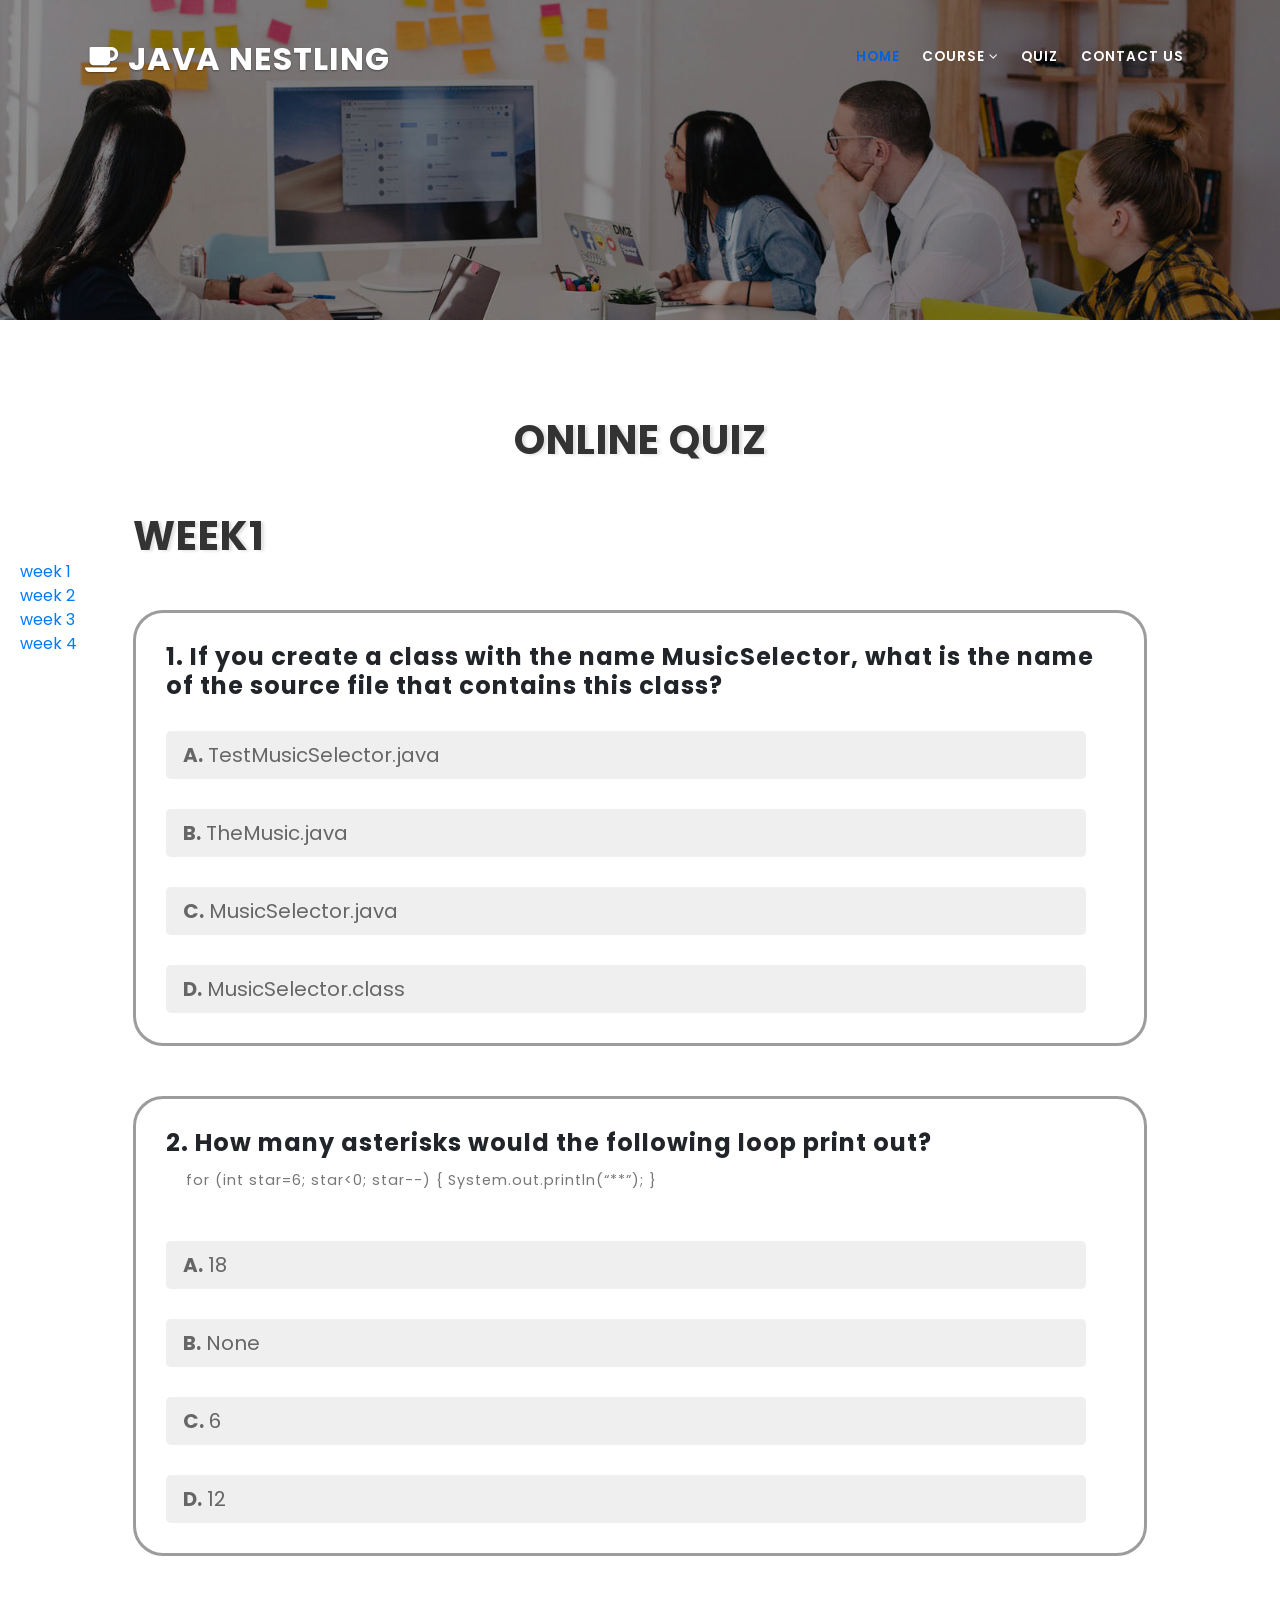
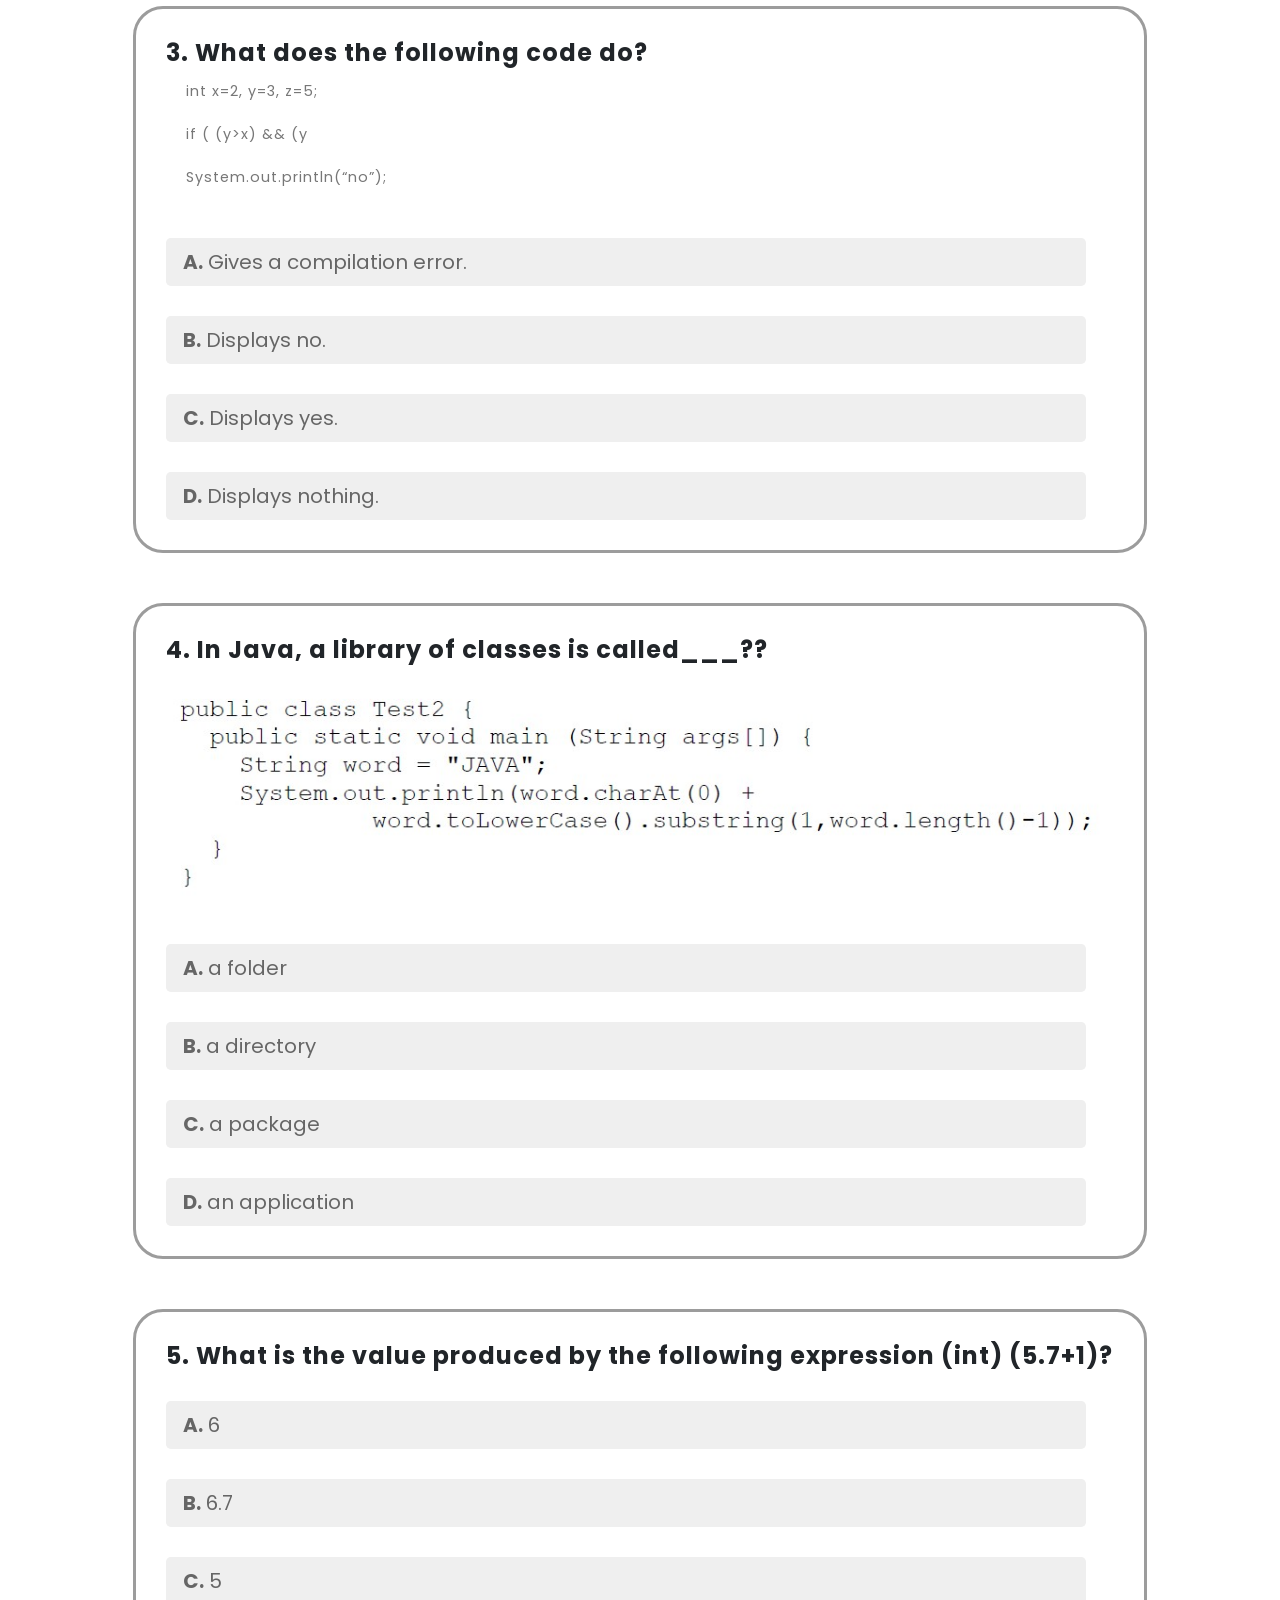
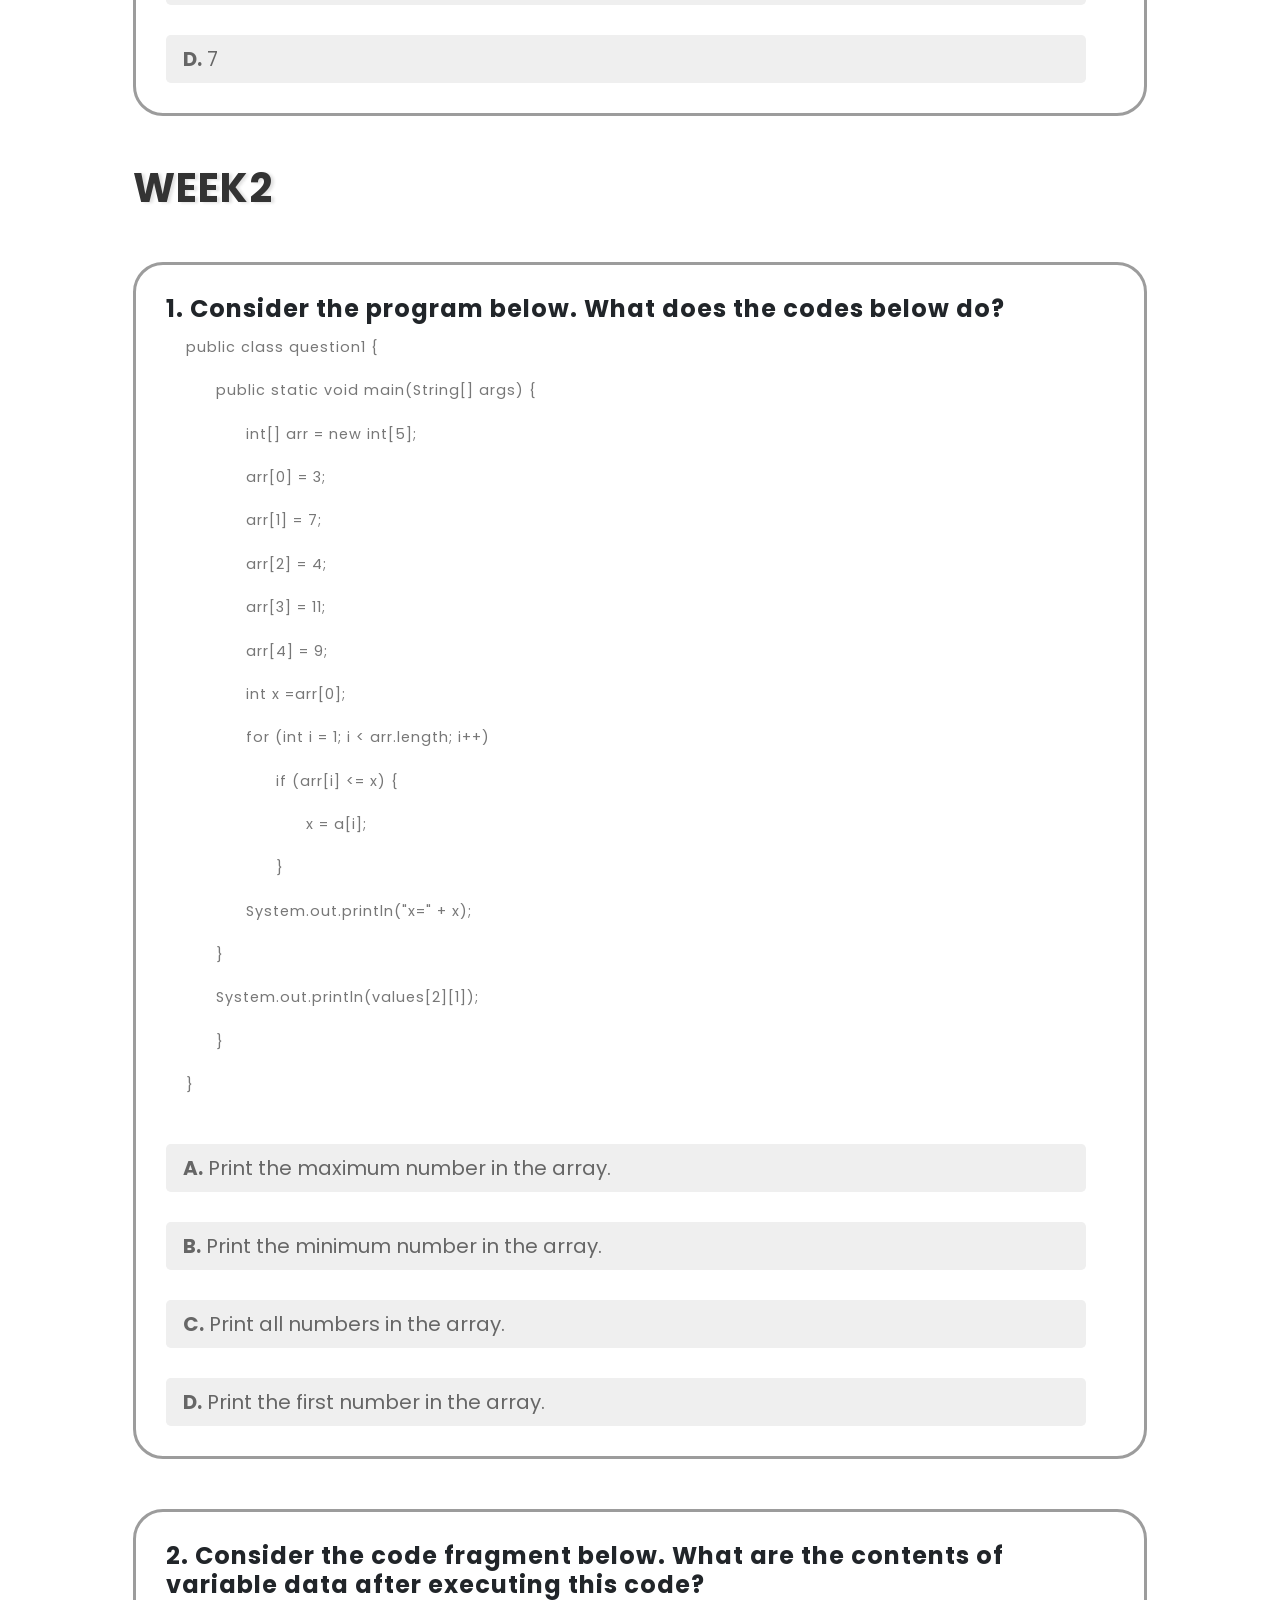
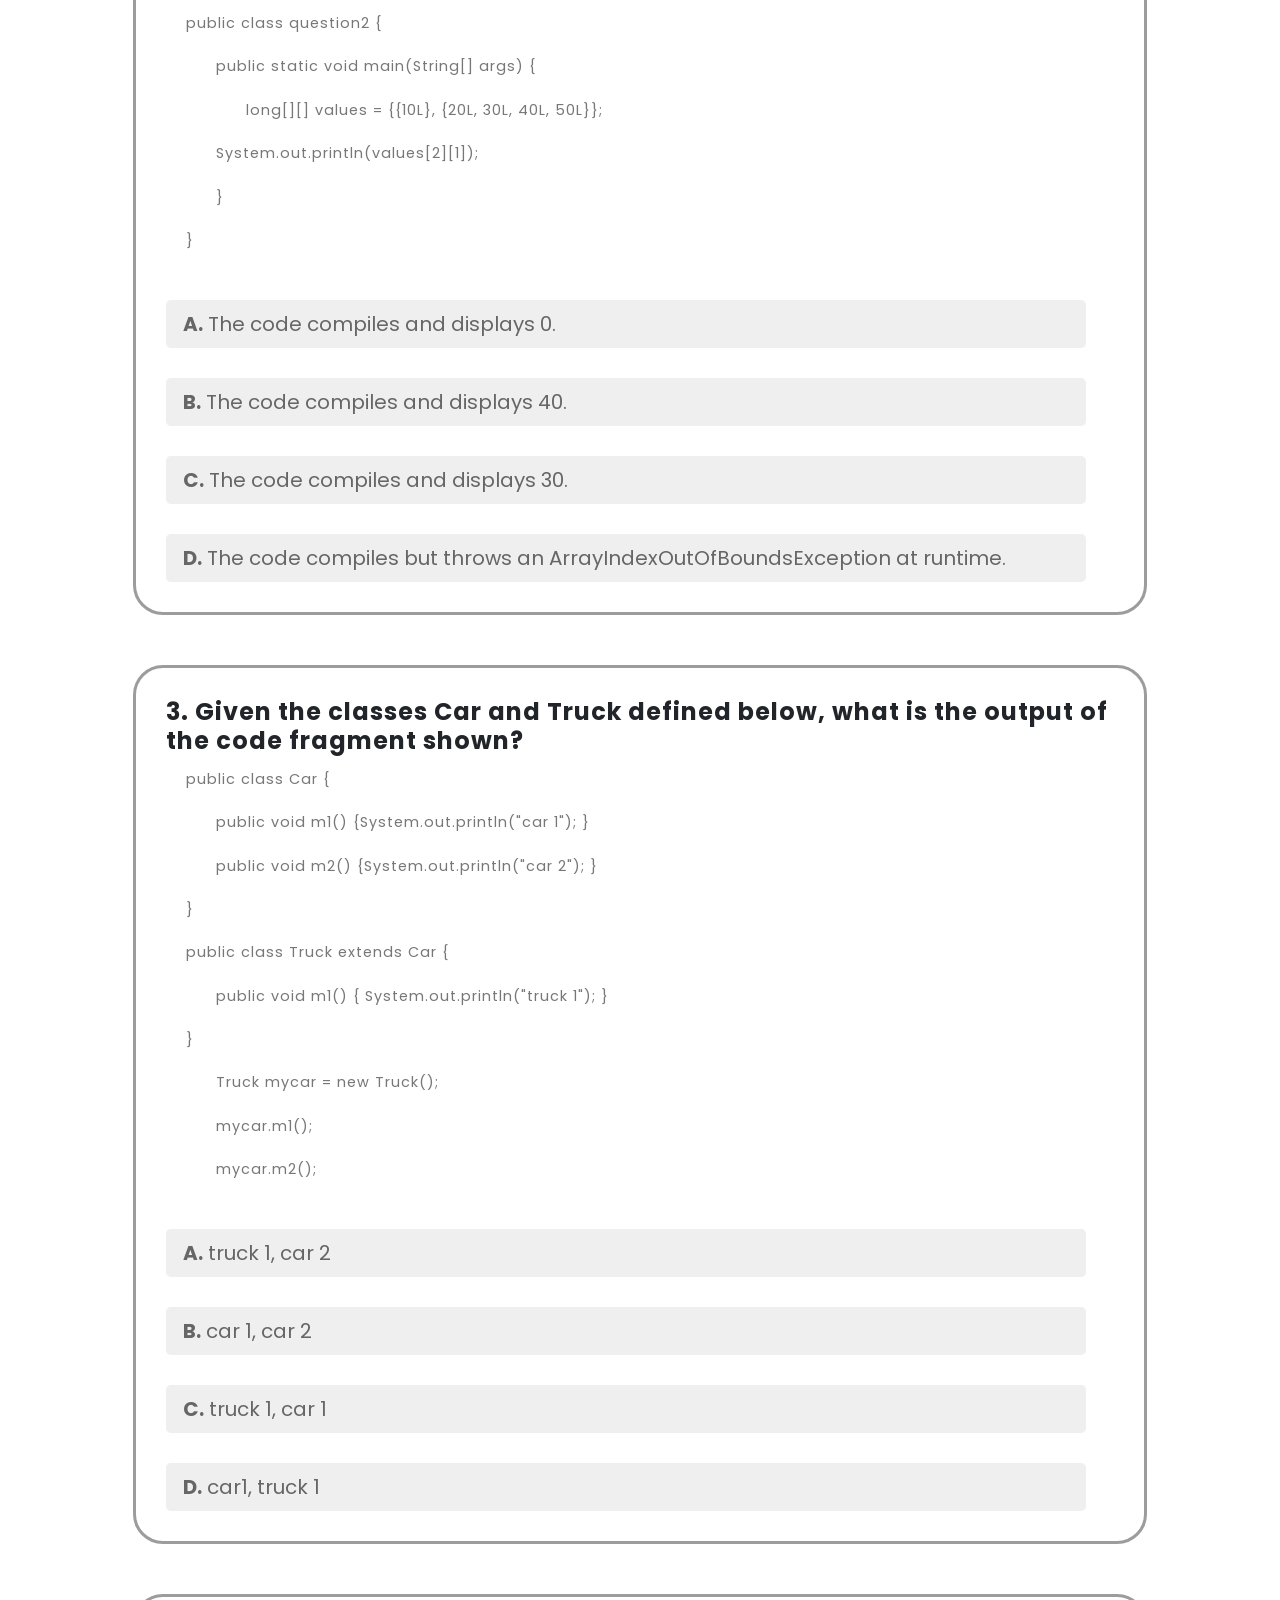
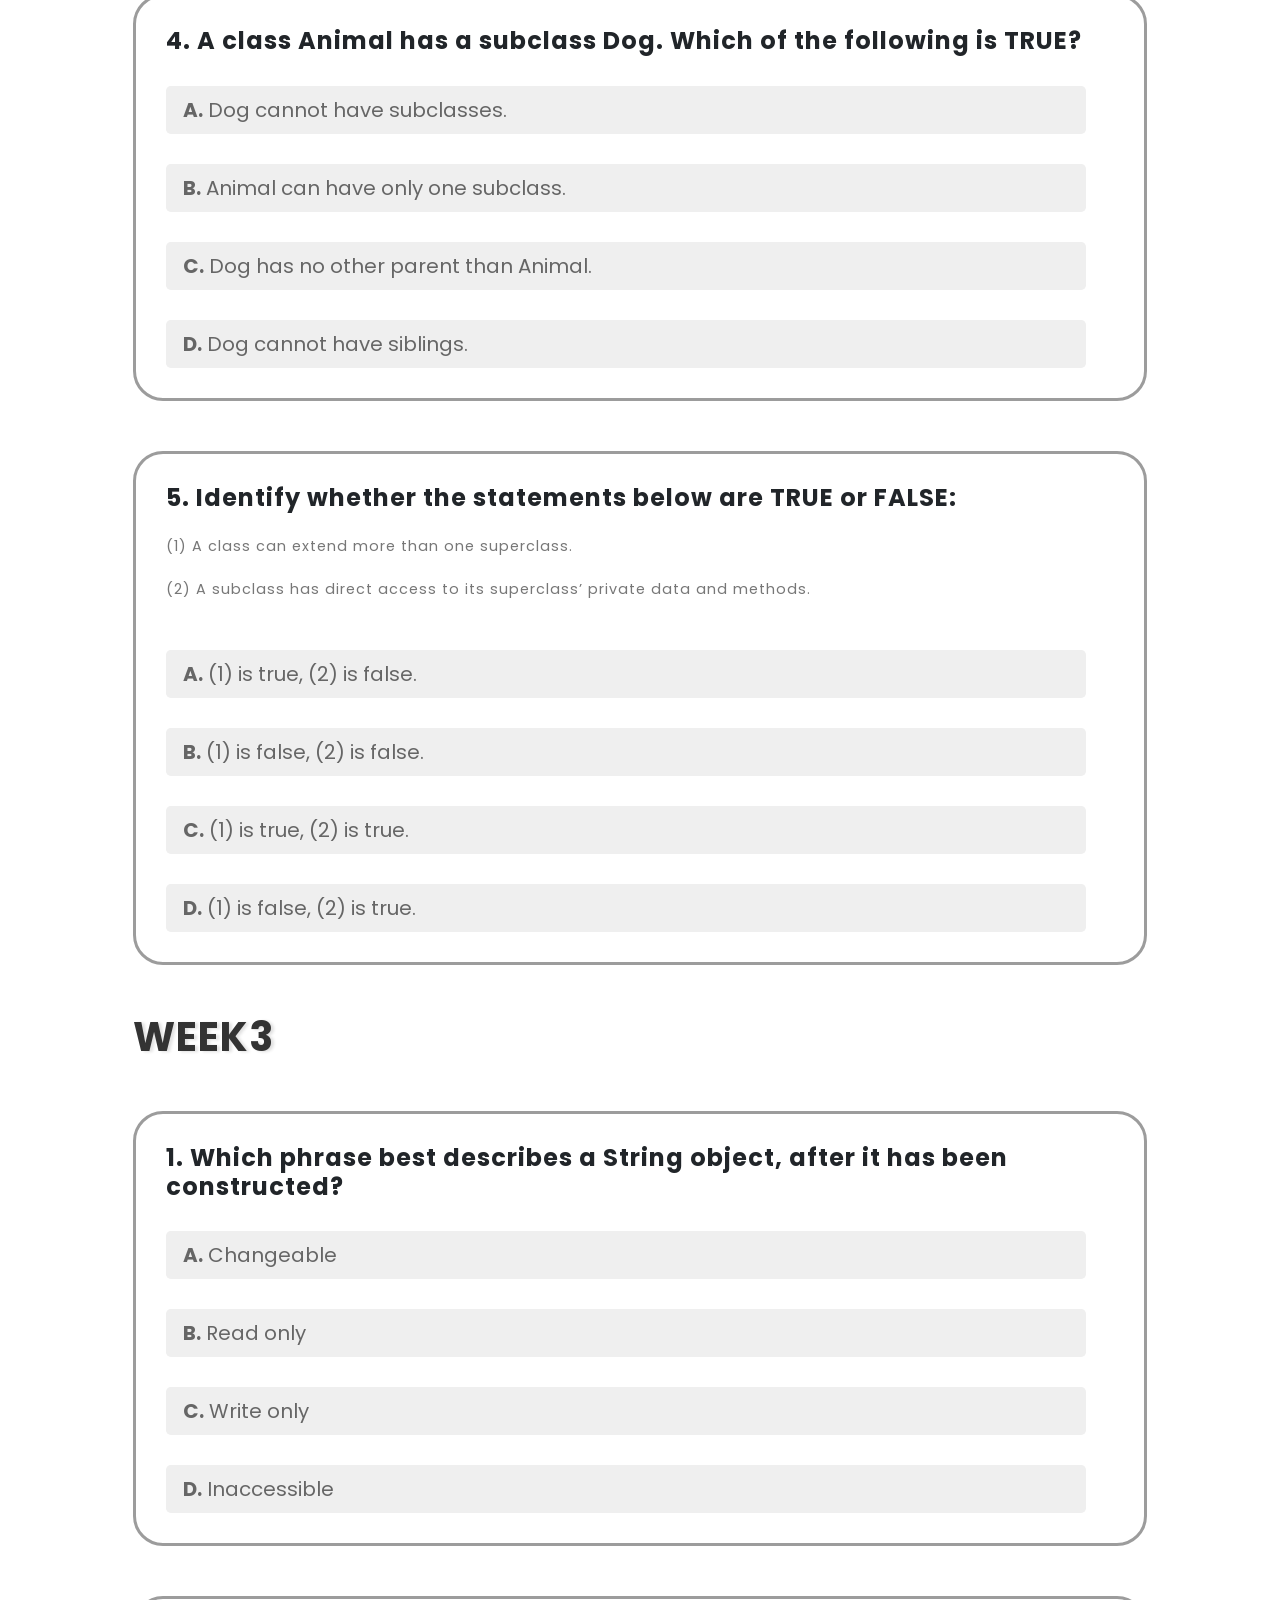
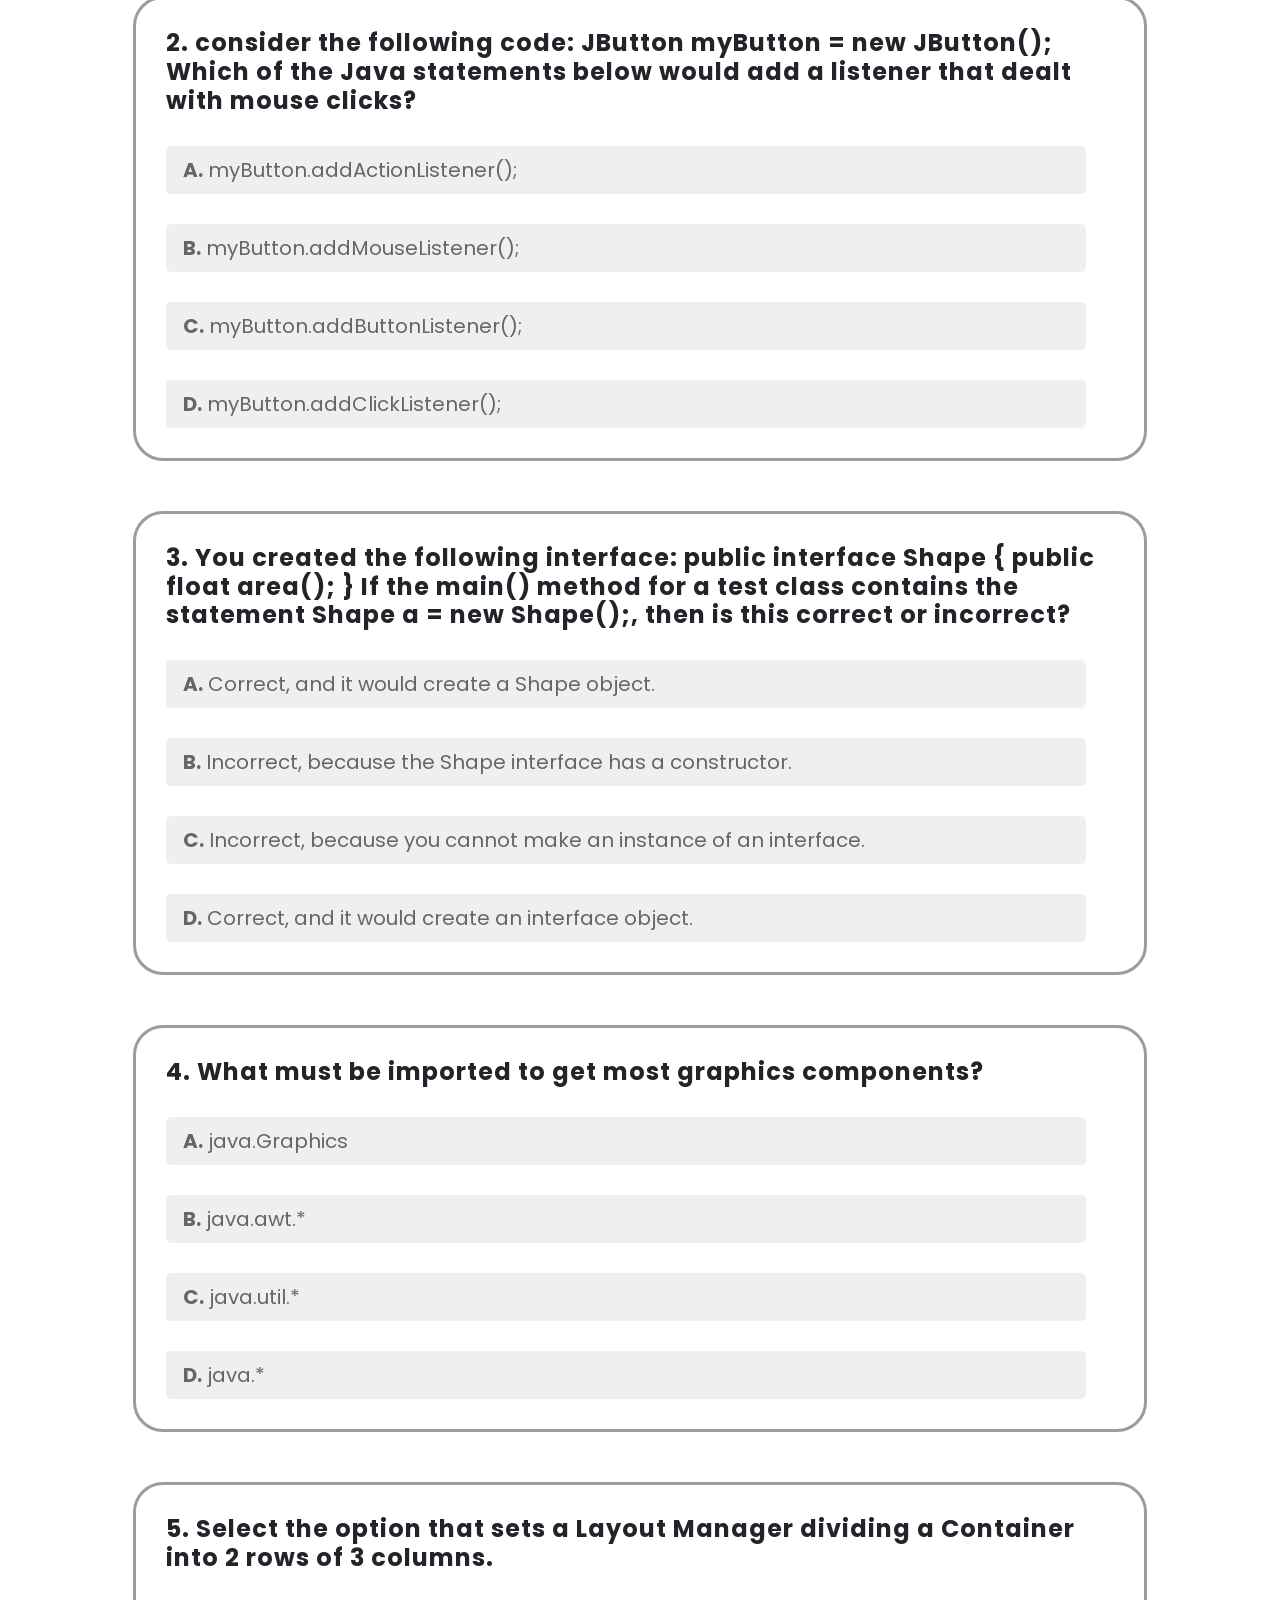
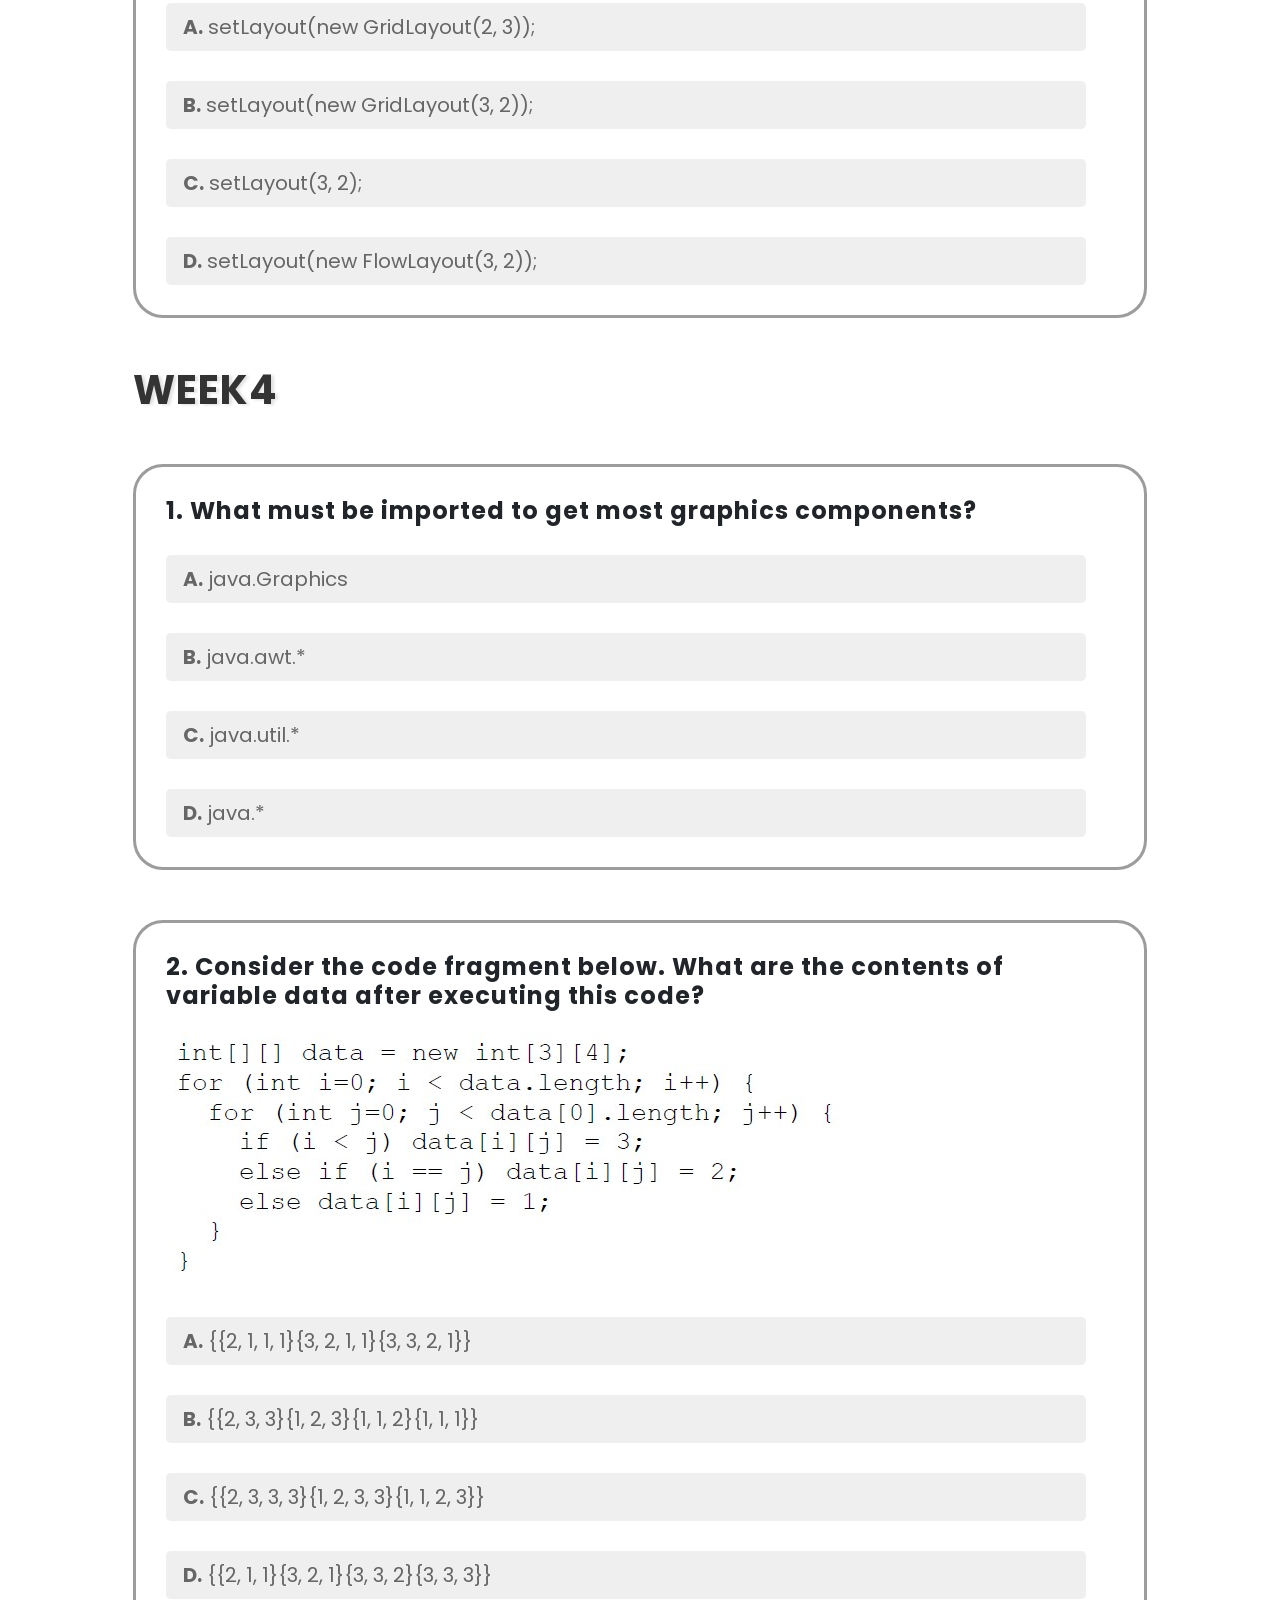
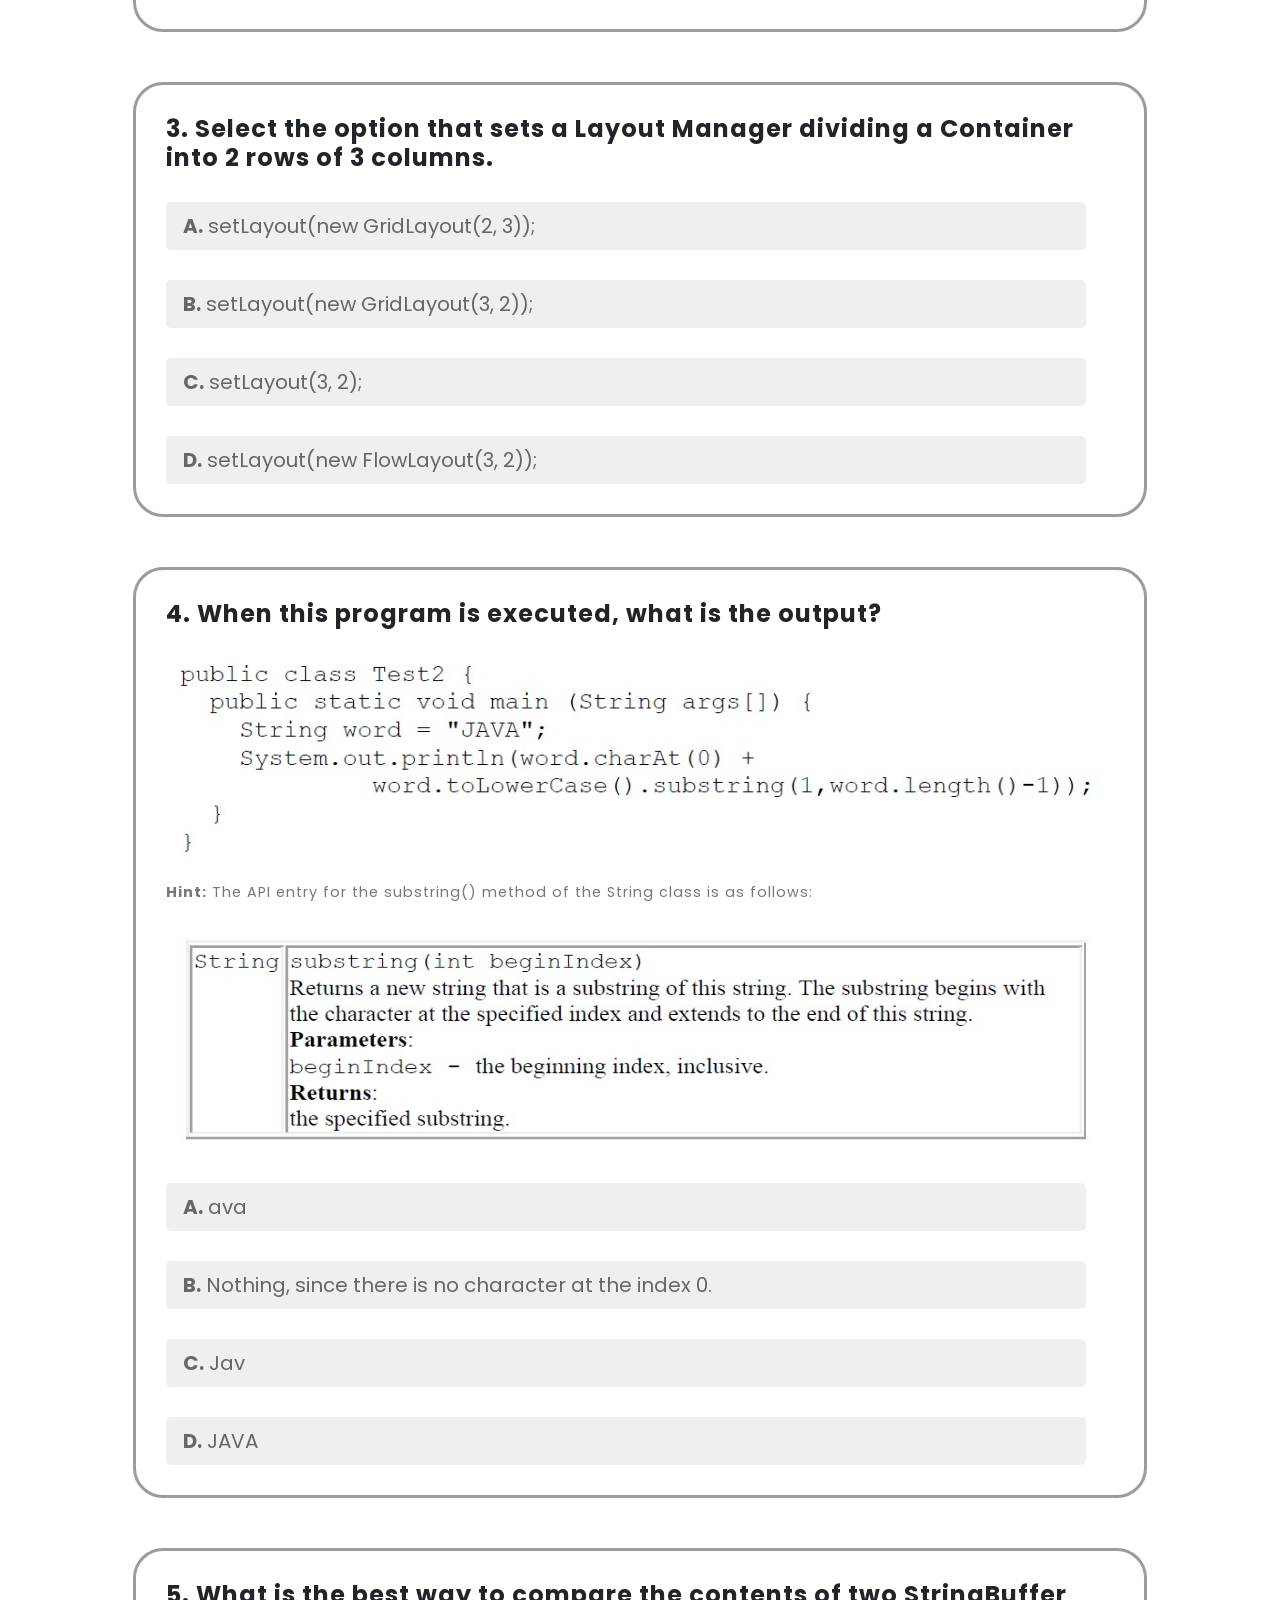
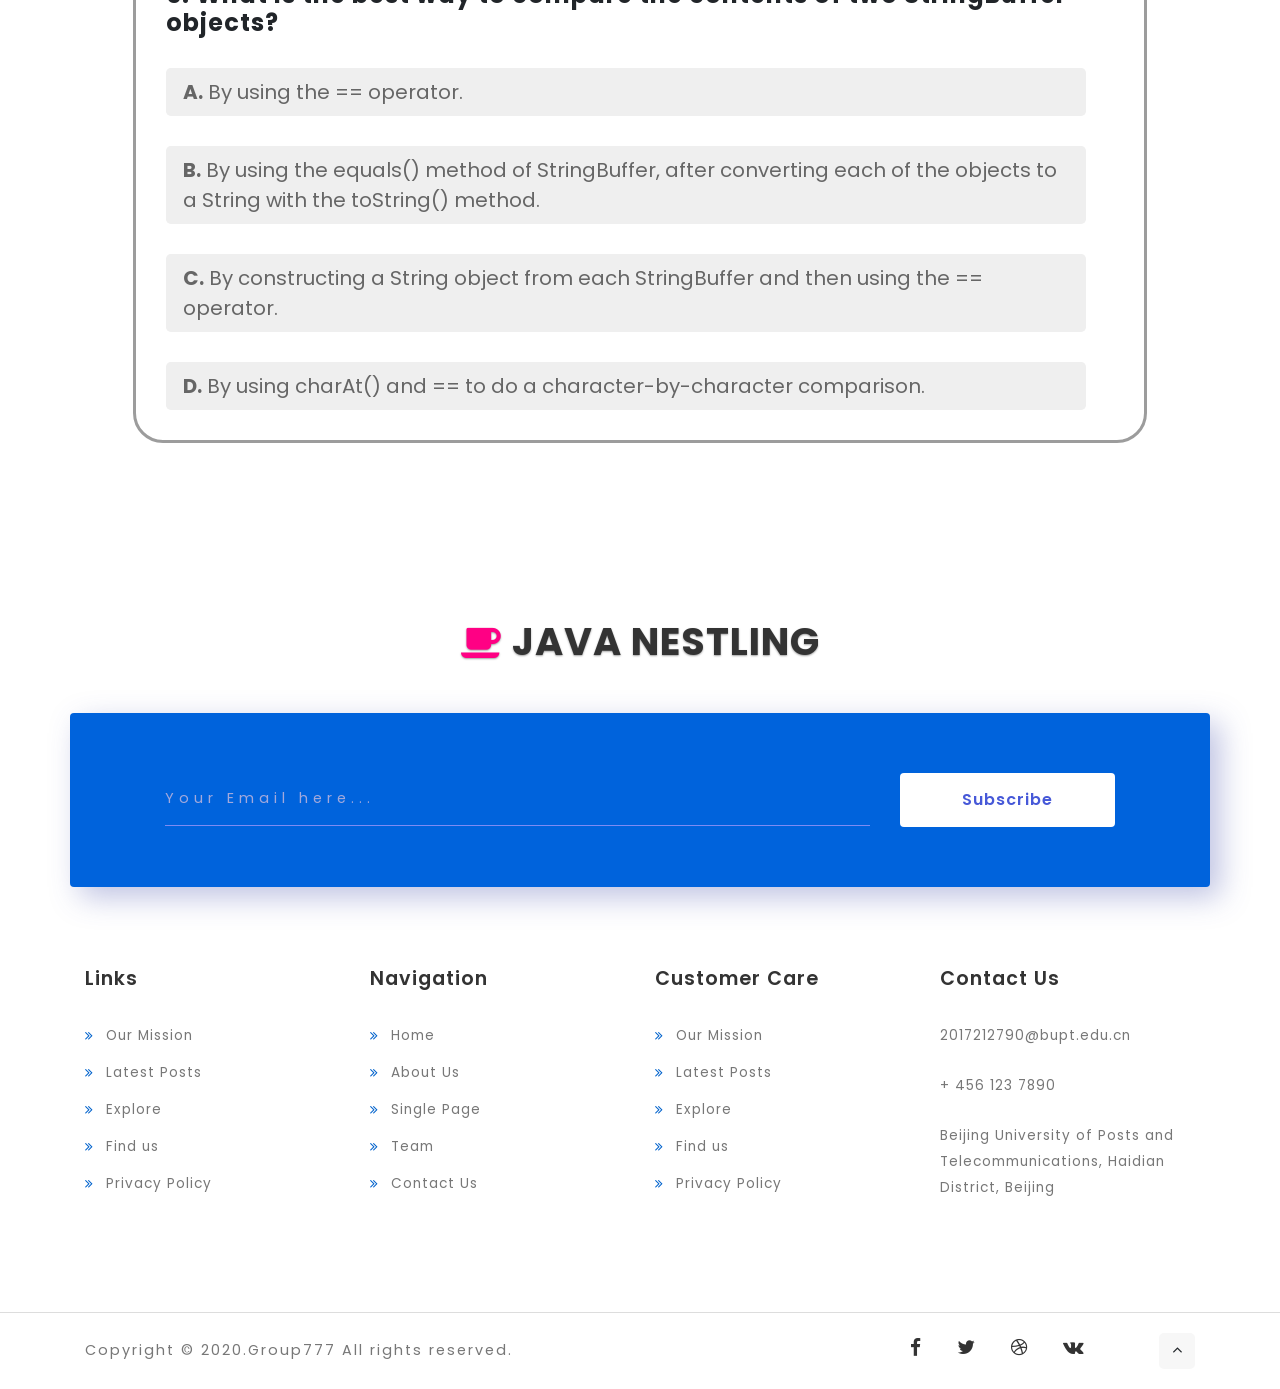
<file: quiz.html>
<!DOCTYPE html>
<html lang="zxx">

<head>
    <title>quiz</title>
    <!-- Meta tag Keywords -->
    <meta name="viewport" content="width=device-width, initial-scale=1">
    <meta charset="UTF-8" />
    <meta name="keywords" content="" />
    <script>
        addEventListener("load", function() {
            setTimeout(hideURLbar, 0);
        }, false);
        

        function hideURLbar() {
            window.scrollTo(0, 1);
        }

    </script>
    <style>
        button.correct :focus {background-color: #0000FF;} 
        .correct:active{
            background-color: rgb(198, 235, 198) !important;
        }
        .false:active{
            background-color: rgb(235, 198, 198) !important;
        }
        .ques-single{
            
            margin-bottom: 30px;
        }
        .add-in{
           
            border:solid;
            border-color: rgb(156, 156, 156);
            border-radius: 30px;
            margin-top: 50px;
        }
        .question-title{
            margin-left: 30px;
            margin-right: 30px;
            margin-top: 30px;
        }
        .btn-in-question{
            width: 920px;
            margin-top: 30px;
            margin-left: 30px;
            color: #666;
            
        }
    </style>
    <!-- //Meta tag Keywords -->
    <!-- Custom-Files -->
    <link rel="stylesheet" href="css/bootstrap.css">
    <!-- Bootstrap-Core-CSS -->
    <link rel="stylesheet" href="css/style.css" type="text/css" media="all" />
    <link rel="stylesheet" href="css/slider.css" type="text/css" media="all" />
    <!-- Style-CSS -->
    <!-- font-awesome-icons -->
    <link href="css/font-awesome.css" rel="stylesheet">
    <!-- //font-awesome-icons -->
    <!-- /Fonts -->
    <link href="http://fonts.googleapis.com/css?family=Poppins:100,100i,200,200i,300,300i,400,400i,500,500i,600,600i,700,700i,800,800i,900" rel="stylesheet">
    <!-- //Fonts -->
</head>

<body>
    <div class="page-sidebar" style="position: fixed; margin-top: 560px; margin-left: 20px; width: 160px; ">
        <ul class="list-unstyled" style="color: #666;">
            
            
            <li><a href="#week1">week 1</a></li>
            <li><a href="#week2">week 2</a></li>
            <li><a href="#week3">week 3</a></li>
            <li><a href="#week4">week 4</a></li>

            
           
        </ul>
    </div>
    <!-- mian-content -->
    <div class="main-w3layouts-header-sec inner-page" id="home">
        <div class="overlay-innerpage">
            <!-- header -->
            <header>
                <div class="container">
                    <div class="header d-lg-flex justify-content-between align-items-center">
                        <div class="header-section">
                            <h1>
                                <a class="navbar-brand logo editContent" href="index.html">
                                    <span class="fa fa-angellist"></span> Java Nestling
                                </a>
                            </h1>
                        </div>
                        <div class="nav_section">
                            <nav>
                                <label for="drop" class="toggle mt-lg-0 mt-1"><span class="fa fa-bars" aria-hidden="true"></span></label>
                                <input type="checkbox" id="drop" />
                                <ul class="menu">
                                    <li class="active"><a href="index.html">Home</a></li>
                                   
    
                                    <li>
                                        <!-- First Tier Drop Down -->
                                        <label for="drop-2" class="toggle">Dropdown <span class="fa fa-angle-down" aria-hidden="true"></span> </label>
                                        <a href="#skills">course <span class="fa fa-angle-down" aria-hidden="true"></span></a>
                                        <input type="checkbox" id="drop-2" />
                                        <ul class="inner-dropdown">
                                            <li><a href="week1.html">week1</a></li>
                                            <li><a href="week2.html">week2</a></li>
                                            <li><a href="week3.html">week3</a></li>
                                            <li><a href="week4.html">week4</a></li>
                                        </ul>
                                    </li>
                                    <li><a href="quiz.html">Quiz</a></li>
                                    
                                    <li><a href="contact.html">Contact Us</a></li>
                                   
    
                                </ul>
                            </nav>
                        </div>
    
                    </div>
                </div>
            </header>
            <!-- //header -->
        </div>
    </div>

    <!-- //banner -->
    <!-- //banner-botttom -->
    <section class="content-info py-5">
        <div class="container py-md-5">
            <h3 class="title-w3pvt mb-5 text-center">online quiz</h3>
            <div class="single-lavi-page mt-md-5 mt-4 px-lg-5">
                <h3 class="title-w3pvt mb-5 text-left" id="week1">week1</h3>
                <div class="add-in">
                    <div class="ques-single">
                    <h4 class="question-title text-left">1.	If you create a class with the name MusicSelector, what is the name of the source file that contains this class?</h4>
                    <button type="button" class="btn-in-question btn btn-default btn-lg text-left false"><b>A.</b> TestMusicSelector.java</button>
                    <button type="button" class="btn-in-question btn btn-default btn-lg text-left false"><b>B.</b> TheMusic.java</button>
                    <button type="button" class="btn-in-question btn btn-default btn-lg text-left correct"><b>C.</b> MusicSelector.java</button>
                    <button type="button" class="btn-in-question btn btn-default btn-lg text-left false"><b>D.</b> MusicSelector.class</button>
                </div>
                </div>
                <div class="add-in">
                    <div class="ques-single">
                    <h4 class="question-title text-left">2.	How many asterisks would the following loop print out?</h4>
                    <div style="margin-left: 50px; margin-top: 10px;">
                        <p> for (int star=6; star<0; star--) {
                            System.out.println(“**”);
                        }
                        </p>
                    </div>

                    <button type="button" class="btn-in-question btn btn-default btn-lg text-left false"><b>A.</b> 18
                        </button>
                    <button type="button" class="btn-in-question btn btn-default btn-lg text-left correct"><b>B.</b> None</button>
                    <button type="button" class="btn-in-question btn btn-default btn-lg text-left false"><b>C.</b> 6</button>
                    <button type="button" class="btn-in-question btn btn-default btn-lg text-left false"><b>D.</b> 12</button>
                </div>
                </div>
                <div class="add-in">
                    <div class="ques-single">
                    <h4 class="question-title text-left">3.	What does the following code do?</h4>
                    <div style="margin-left: 50px; margin-top: 10px;">
                        <p>int x=2, y=3, z=5;</p>
                        <p>if ( (y>x) && (y<z) && (y<=y) && (x==4) )</p>
                        <p>System.out.println(“no”);</p>
                    </div>
                    <button type="button" class="btn-in-question btn btn-default btn-lg text-left false"><b>A.</b> Gives a compilation error.</button>
                    <button type="button" class="btn-in-question btn btn-default btn-lg text-left false"><b>B.</b> Displays no.</button>
                    <button type="button" class="btn-in-question btn btn-default btn-lg text-left false"><b>C.</b> Displays yes.</button>
                    <button type="button" class="btn-in-question btn btn-default btn-lg text-left correct"><b>D.</b> Displays nothing.</button>
                </div>
                </div>
                <div class="add-in">
                    <div class="ques-single">
                    <h4 class="question-title text-left">4. In Java, a library of classes is called___??</h4>
                    <img src="images/q5_2.jpg" style="margin-left:30px; margin-top:20px ;height: 230px; width: 950px;"> 
                   
                    <button type="button" class="btn-in-question btn btn-default btn-lg text-left false"><b>A.</b> a folder</button>
                    <button type="button" class="btn-in-question btn btn-default btn-lg text-left false"><b>B.</b>  a directory</button>
                    <button type="button" class="btn-in-question btn btn-default btn-lg text-left correct"><b>C.</b>  a package</button>
                    <button type="button" class="btn-in-question btn btn-default btn-lg text-left false"><b>D.</b> an application</button>
                </div>
            </div>
                <div class="add-in" >
                    <div class="ques-single">
                    <h4 class="question-title text-left">5. What is the value produced by the following expression (int) (5.7+1)?</h4>
                    <button type="button" class="btn-in-question btn btn-default btn-lg text-left correct" ><b>A.</b> 6</button>
                    <button type="button" class="btn-in-question btn btn-default btn-lg text-left false" ><b>B.</b> 6.7</button>
                    <button type="button" class="btn-in-question btn btn-default btn-lg text-left false" ><b>C.</b> 5</button>
                    <button type="button" class="btn-in-question btn btn-default btn-lg text-left false"><b>D.</b>  7</button>
                    </div>
                </div>

               
            </div>
            <div class="single-lavi-page mt-md-5 mt-4 px-lg-5">
                <h3 class="title-w3pvt mb-5 text-left" id="week2">week2</h3>
                <div class="add-in">
                    <div class="ques-single">
                    <h4 class="question-title text-left">1. Consider the program below. What does the codes below do?</h4>
                    <div style="margin-left: 50px; margin-top: 10px;">
                        <p>public class question1 {</p>
                            <p style="margin-left: 30px; ">public static void main(String[] args) {</p>
                                <p style="margin-left: 60px; ">int[] arr = new int[5];</p>
                                <p style="margin-left: 60px; ">arr[0] = 3;</p>
                                <p style="margin-left: 60px; ">arr[1] = 7;</p>
                                <p style="margin-left: 60px; ">arr[2] = 4;</p>
                                <p style="margin-left: 60px; ">arr[3] = 11;</p>
                                <p style="margin-left: 60px; ">arr[4] = 9;</p>
                                <p style="margin-left: 60px; ">int x =arr[0];</p>
                                <p style="margin-left: 60px; ">for (int i = 1; i < arr.length; i++)</p>
                                    <p style="margin-left: 90px; "> if (arr[i] <= x) {</p>
                                        <p style="margin-left: 120px; ">x = a[i];</p>
                                        <p style="margin-left: 90px; ">} </p>
                                        <p style="margin-left: 60px; ">System.out.println("x=" + x);</p>
                                    
                                    <p style="margin-left: 30px; ">}</p> 
                                    
                                        
                            <p style="margin-left: 30px; ">System.out.println(values[2][1]);</p>
                            <p style="margin-left: 30px; ">}</p>
                          <p>}</p>  

                </div>
                    <button type="button" class="btn-in-question btn btn-default btn-lg text-left false"><b>A.</b> Print the maximum number in the array.</button>
                    <button type="button" class="btn-in-question btn btn-default btn-lg text-left correct"><b>B.</b> Print the minimum number in the array.</button>
                    <button type="button" class="btn-in-question btn btn-default btn-lg text-left false"><b>C.</b> Print all numbers in the array.</button>
                    <button type="button" class="btn-in-question btn btn-default btn-lg text-left false"><b>D.</b> Print the first number in the array.</button>
                </div>
                </div>
                <div class="add-in">
                    <div class="ques-single">
                    <h4 class="question-title text-left">2. Consider the code fragment below. What are the contents of variable data after executing this code?</h4>
                    <div style="margin-left: 50px; margin-top: 10px;">
                        <p>public class question2 {</p>
                            <p style="margin-left: 30px; ">public static void main(String[] args) {</p>
                            <p style="margin-left: 60px; ">long[][] values = {{10L},
                                {20L, 30L, 40L, 50L}};
                                </p>
                            <p style="margin-left: 30px; ">System.out.println(values[2][1]);</p>
                            <p style="margin-left: 30px; ">}</p>
                          <p>}</p>  
                            

                </div>
                    <button type="button" class="btn-in-question btn btn-default btn-lg text-left false"><b>A.</b> The code compiles and displays 0.
                        </button>
                    <button type="button" class="btn-in-question btn btn-default btn-lg text-left false"><b>B.</b> The code compiles and displays 40.</button>
                    <button type="button" class="btn-in-question btn btn-default btn-lg text-left false"><b>C.</b> The code compiles and displays 30.</button>
                    <button type="button" class="btn-in-question btn btn-default btn-lg text-left correct"><b>D.</b> The code compiles but throws an ArrayIndexOutOfBoundsException at runtime. </button>
                </div>
                </div>
                <div class="add-in">
                    <div class="ques-single">
                    <h4 class="question-title text-left">3. Given the classes Car and Truck defined below, what is the output of the code fragment shown?</h4>
                    <div style="margin-left: 50px; margin-top: 10px;">
                            <p>public class Car {</p>
                                <p style="margin-left: 30px; ">public void m1() {System.out.println("car 1"); }</p>
                                <p style="margin-left: 30px; ">public void m2() {System.out.println("car 2"); }</p>
                                <p>}</p>
                                <p>public class Truck extends Car {</p>
                                    <p style="margin-left: 30px; ">public void m1() { System.out.println("truck 1"); } </p>
                                <p>}</p>
                                <p style="margin-left: 30px; ">Truck mycar = new Truck();</p>
                                <p style="margin-left: 30px; ">mycar.m1();</p>
                                <p style="margin-left: 30px; ">mycar.m2();</p>

                    </div>
                    
                    <button type="button" class="btn-in-question btn btn-default btn-lg text-left correct"><b>A.</b> truck 1, car 2</button>
                    <button type="button" class="btn-in-question btn btn-default btn-lg text-left false"><b>B.</b> car 1, car 2</button>
                    <button type="button" class="btn-in-question btn btn-default btn-lg text-left false"><b>C.</b> truck 1, car 1</button>
                    <button type="button" class="btn-in-question btn btn-default btn-lg text-left false"><b>D.</b> car1, truck 1</button>
                </div>
                </div>
                <div class="add-in">
                    <div class="ques-single">
                    <h4 class="question-title text-left">4. A class Animal has a subclass Dog. Which of the following is TRUE?</h4>
                   
                    <button type="button" class="btn-in-question btn btn-default btn-lg text-left false"><b>A.</b> Dog cannot have subclasses.</button>
                    <button type="button" class="btn-in-question btn btn-default btn-lg text-left false"><b>B.</b> Animal can have only one subclass.</button>
                    <button type="button" class="btn-in-question btn btn-default btn-lg text-left correct"><b>C.</b> Dog has no other parent than Animal.</button>
                    <button type="button" class="btn-in-question btn btn-default btn-lg text-left false"><b>D.</b> Dog cannot have siblings.</button>
                </div>
            </div>
                <div class="add-in" >
                    <div class="ques-single">
                    <h4 class="question-title text-left">5. Identify whether the statements below are TRUE or FALSE:</h4>
                    <div style="margin-left: 30px; margin-top: 20px;">
                        <p>(1) A class can extend more than one superclass.</p>
                        <p>(2) A subclass has direct access to its superclass’ private data and methods.</p>
                    </div>
                    
                    <button type="button" class="btn-in-question btn btn-default btn-lg text-left false" ><b>A.</b> (1) is true, (2) is false.</button>
                    <button type="button" class="btn-in-question btn btn-default btn-lg text-left correct"><b>B.</b> (1) is false, (2) is false.</button>
                    <button type="button" class="btn-in-question btn btn-default btn-lg text-left false" ><b>C.</b> (1) is true, (2) is true.</button>
                    <button type="button" class="btn-in-question btn btn-default btn-lg text-left false"><b>D.</b> (1) is false, (2) is true.</button>
                    </div>
                </div>

               
            </div>
            <div class="single-lavi-page mt-md-5 mt-4 px-lg-5">
                <h3 class="title-w3pvt mb-5 text-left" id="week3">week3</h3>
                <div class="add-in">
                    <div class="ques-single">
                    <h4 class="question-title text-left">1. Which phrase best describes a String object, after it has been constructed?   </h4>
                    <button type="button" class="btn-in-question btn btn-default btn-lg text-left false"><b>A.</b> Changeable</button>
                    <button type="button" class="btn-in-question btn btn-default btn-lg text-left correct"><b>B.</b> Read only</button>
                    <button type="button" class="btn-in-question btn btn-default btn-lg text-left false"><b>C.</b> Write only</button>
                    <button type="button" class="btn-in-question btn btn-default btn-lg text-left false"><b>D.</b> Inaccessible</button>
                </div>
                </div>
                <div class="add-in">
                    <div class="ques-single">
                    <h4 class="question-title text-left">2. consider the following code: JButton myButton = new JButton(); 
                        Which of the Java statements below would add a listener that dealt with mouse clicks? 
                        </h4>

                    <button type="button" class="btn-in-question btn btn-default btn-lg text-left false"><b>A.</b> myButton.addActionListener();
                        </button>
                    <button type="button" class="btn-in-question btn btn-default btn-lg text-left correct"><b>B.</b> myButton.addMouseListener();</button>
                    <button type="button" class="btn-in-question btn btn-default btn-lg text-left false"><b>C.</b> myButton.addButtonListener();</button>
                    <button type="button" class="btn-in-question btn btn-default btn-lg text-left false"><b>D.</b> myButton.addClickListener(); </button>
                </div>
                </div>
                <div class="add-in">
                    <div class="ques-single">
                    <h4 class="question-title text-left">3. You created the following interface: 
                        public interface Shape {    
                        public float area();  } 
                        If the main() method for a test class contains the statement Shape a = new Shape();, then is this correct or incorrect? 
                        </h4>
                    <button type="button" class="btn-in-question btn btn-default btn-lg text-left false"><b>A.</b> Correct, and it would create a Shape object. </button>
                    <button type="button" class="btn-in-question btn btn-default btn-lg text-left false"><b>B.</b> Incorrect, because the Shape interface has a constructor. </button>
                    <button type="button" class="btn-in-question btn btn-default btn-lg text-left correct"><b>C.</b> Incorrect, because you cannot make an instance of an interface.</button>
                    <button type="button" class="btn-in-question btn btn-default btn-lg text-left false"><b>D.</b> Correct, and it would create an interface object.</button>
                </div>
                </div>
                <div class="add-in">
                    <div class="ques-single">
                    <h4 class="question-title text-left">4. What must be imported to get most graphics components?</h4>
                   
                    <button type="button" class="btn-in-question btn btn-default btn-lg text-left false"><b>A.</b> java.Graphics </button>
                    <button type="button" class="btn-in-question btn btn-default btn-lg text-left correct"><b>B.</b> java.awt.*</button>
                    <button type="button" class="btn-in-question btn btn-default btn-lg text-left false"><b>C.</b>  java.util.*</button>
                    <button type="button" class="btn-in-question btn btn-default btn-lg text-left false"><b>D.</b> java.* </button>
                </div>
            </div>
                <div class="add-in" >
                    <div class="ques-single">
                    <h4 class="question-title text-left">5. Select the option that sets a Layout Manager dividing a Container into 2 rows of 3 columns. </h4>
                    <button type="button" class="btn-in-question btn btn-default btn-lg text-left correct" ><b>A.</b> setLayout(new GridLayout(2, 3));</button>
                    <button type="button" class="btn-in-question btn btn-default btn-lg text-left false" ><b>B.</b> setLayout(new GridLayout(3, 2));</button>
                    <button type="button" class="btn-in-question btn btn-default btn-lg text-left false" ><b>C.</b> setLayout(3, 2); </button>
                    <button type="button" class="btn-in-question btn btn-default btn-lg text-left false"><b>D.</b> setLayout(new FlowLayout(3, 2)); </button>
                    </div>
                </div>

               
            </div>
            <div class="single-lavi-page mt-md-5 mt-4 px-lg-5">
                <h3 class="title-w3pvt mb-5 text-left" id="week4">week4</h3>
                <div class="add-in">
                    <div class="ques-single">
                    <h4 class="question-title text-left">1. What must be imported to get most graphics components?</h4>
                    <button type="button" class="btn-in-question btn btn-default btn-lg text-left false"><b>A.</b> java.Graphics</button>
                    <button type="button" class="btn-in-question btn btn-default btn-lg text-left correct"><b>B.</b> java.awt.*</button>
                    <button type="button" class="btn-in-question btn btn-default btn-lg text-left false"><b>C.</b> java.util.*</button>
                    <button type="button" class="btn-in-question btn btn-default btn-lg text-left false"><b>D.</b> java.*</button>
                </div>
                </div>
                <div class="add-in">
                    <div class="ques-single">
                    <h4 class="question-title text-left">2. Consider the code fragment below. What are the contents of variable data after executing this code?</h4>
                    <img src="images/q5_1.jpg" style="margin-left:30px; margin-top:20px ;"> 
                    <button type="button" class="btn-in-question btn btn-default btn-lg text-left false"><b>A.</b> {{2, 1, 1, 1}{3, 2, 1, 1}{3, 3, 2, 1}}
                        </button>
                    <button type="button" class="btn-in-question btn btn-default btn-lg text-left false"><b>B.</b> {{2, 3, 3}{1, 2, 3}{1, 1, 2}{1, 1, 1}}</button>
                    <button type="button" class="btn-in-question btn btn-default btn-lg text-left correct"><b>C.</b> {{2, 3, 3, 3}{1, 2, 3, 3}{1, 1, 2, 3}}</button>
                    <button type="button" class="btn-in-question btn btn-default btn-lg text-left false"><b>D.</b> {{2, 1, 1}{3, 2, 1}{3, 3, 2}{3, 3, 3}}</button>
                </div>
                </div>
                <div class="add-in">
                    <div class="ques-single">
                    <h4 class="question-title text-left">3. Select the option that sets a Layout Manager dividing a Container into 2 rows of 3 columns.</h4>
                    <button type="button" class="btn-in-question btn btn-default btn-lg text-left correct"><b>A.</b> setLayout(new GridLayout(2, 3));</button>
                    <button type="button" class="btn-in-question btn btn-default btn-lg text-left false"><b>B.</b> setLayout(new GridLayout(3, 2));</button>
                    <button type="button" class="btn-in-question btn btn-default btn-lg text-left false"><b>C.</b> setLayout(3, 2);</button>
                    <button type="button" class="btn-in-question btn btn-default btn-lg text-left false"><b>D.</b> setLayout(new FlowLayout(3, 2));</button>
                </div>
                </div>
                <div class="add-in">
                    <div class="ques-single">
                    <h4 class="question-title text-left">4. When this program is executed, what is the output?</h4>
                    <img src="images/q5_2.jpg" style="margin-left:30px; margin-top:20px ;height: 230px; width: 950px;"> 
                    <p style="margin-left: 30px;"><b>Hint:</b> The API entry for the substring() method of the String class is as follows:</p>
                    <img src="images/q5_3.jpg" style="margin-left:30px; height: 230px; width: 950px;"> 
                    <button type="button" class="btn-in-question btn btn-default btn-lg text-left false"><b>A.</b> ava</button>
                    <button type="button" class="btn-in-question btn btn-default btn-lg text-left false"><b>B.</b> Nothing, since there is no character at the index 0.</button>
                    <button type="button" class="btn-in-question btn btn-default btn-lg text-left correct"><b>C.</b> Jav</button>
                    <button type="button" class="btn-in-question btn btn-default btn-lg text-left false"><b>D.</b> JAVA</button>
                </div>
            </div>
                <div class="add-in" >
                    <div class="ques-single">
                    <h4 class="question-title text-left">5. What is the best way to compare the contents of two StringBuffer objects?</h4>
                    <button type="button" class="btn-in-question btn btn-default btn-lg text-left false" ><b>A.</b> By using the == operator.</button>
                    <button type="button" class="btn-in-question btn btn-default btn-lg text-left correct" style="display:block; white-space:normal; "><b>B.</b> By using the equals() method of StringBuffer, after converting each of the objects to a String with the toString() method.</button>
                    <button type="button" class="btn-in-question btn btn-default btn-lg text-left false" style="display:block; white-space:normal;"><b>C.</b> By constructing a String object from each StringBuffer and then using the == operator.</button>
                    <button type="button" class="btn-in-question btn btn-default btn-lg text-left false"><b>D.</b> By using charAt() and == to do a character-by-character comparison.</button>
                    </div>
                </div>

               
            </div>

        </div>
    </section>
    <!-- //banner-botttom -->

    <!-- footer -->
    <footer class="footer-content py-5">
        <div class="container py-md-3">
            <div class="footer-top text-center mb-5">
                <h2>
                    <a class="navbar-brand pt-3 mb-5" href="index.html">
                        <span class="fa fa-angellist"></span> java nestling
                    </a>
                </h2>
                <div class="contact-form mx-auto text-left">
                    <form method="post" action="#">
                        <div class="row subscribe-sec">
                            <div class="col-md-9 con-gd">
                                <input type="email" class="form-control" id="email" placeholder="Your Email here..." name="email" required>

                            </div>
                            <div class="col-md-3 con-gd">
                                <button type="submit" class="btn btn-default">Subscribe</button>
                            </div>

                        </div>

                    </form>
                </div>
            </div>
            <div class="row footer-top-inner-w3layouts">
                <div class="col-lg-3 col-md-6 mt-lg-0 mt-4">
                    <div class="footer-lavi">
                        <h3 class="mb-3 lavi_title">Links</h3>
                        <hr>
                        <ul class="list-info-lavi">
                            <li>
                                <a href="about.html"><span class="fa fa-angle-double-right" aria-hidden="true"></span>
                                    Our Mission
                                </a>
                            </li>
                            <li>
                                <a href="#"><span class="fa fa-angle-double-right" aria-hidden="true"></span>
                                    Latest Posts
                                </a>
                            </li>
                            <li>
                                <a href="#"><span class="fa fa-angle-double-right" aria-hidden="true"></span>
                                    Explore
                                </a>
                            </li>
                            <li>
                                <a href="contact.html"><span class="fa fa-angle-double-right" aria-hidden="true"></span>
                                    Find us
                                </a>
                            </li>
                            <li>
                                <a href="#"><span class="fa fa-angle-double-right" aria-hidden="true"></span>
                                    Privacy Policy
                                </a>
                            </li>
                        </ul>
                    </div>
                </div>
                <div class="col-lg-3 col-md-6 mt-lg-0 mt-4">
                    <div class="footer-lavi">
                        <h3 class="mb-3 lavi_title">Navigation</h3>
                        <hr>
                        <ul class="list-info-lavi">
                            <li>
                                <a href="index.html"><span class="fa fa-angle-double-right" aria-hidden="true"></span>
                                    Home
                                </a>
                            </li>
                            <li>
                                <a href="about.html"><span class="fa fa-angle-double-right" aria-hidden="true"></span>
                                    About Us
                                </a>
                            </li>
                            <li>
                                <a href="single.html"><span class="fa fa-angle-double-right" aria-hidden="true"></span>
                                    Single Page
                                </a>
                            </li>
                            <li>
                                <a href="about.html"><span class="fa fa-angle-double-right" aria-hidden="true"></span>
                                    Team
                                </a>
                            </li>
                            <li>
                                <a href="contact.html"><span class="fa fa-angle-double-right" aria-hidden="true"></span>
                                    Contact Us
                                </a>
                            </li>
                        </ul>
                    </div>
                </div>
                <div class="col-lg-3 col-md-6 mt-lg-0 mt-4">
                    <div class="footer-lavi">
                        <h3 class="mb-3 lavi_title">Customer Care</h3>
                        <hr>
                        <ul class="list-info-lavi">
                            <li>
                                <a href="about.html"><span class="fa fa-angle-double-right" aria-hidden="true"></span>
                                    Our Mission
                                </a>
                            </li>
                            <li>
                                <a href="#"><span class="fa fa-angle-double-right" aria-hidden="true"></span>
                                    Latest Posts
                                </a>
                            </li>
                            <li> <a href="#"><span class="fa fa-angle-double-right" aria-hidden="true"></span>

                                    Explore
                                </a>
                            </li>
                            <li>
                                <a href="contact.html"><span class="fa fa-angle-double-right" aria-hidden="true"></span>
                                    Find us
                                </a>
                            </li>
                            <li>
                                <a href="#"><span class="fa fa-angle-double-right" aria-hidden="true"></span>
                                    Privacy Policy
                                </a>
                            </li>
                        </ul>
                    </div>
                </div>
                <div class="col-lg-3 col-md-6 mt-lg-0 mt-4">
                    <div class="footer-lavi">
                        <h3 class="mb-3 lavi_title">Contact Us</h3>
                        <hr>
                        <div class="last-w3layouts-contact">
                            <p>
                                <a href="mailto:example@email.com">2017212790@bupt.edu.cn</a>
                            </p>
                        </div>
                        <div class="last-w3layouts-contact my-2">
                            <p>+ 456 123 7890</p>
                        </div>
                        <div class="last-w3layouts-contact">
                            <p>Beijing University of Posts and Telecommunications, Haidian District, Beijing</p>
                        </div>
                    </div>
                </div>
            </div>

        </div>
        <!-- //footer bottom -->
    </footer>
    <!-- //footer -->
    <div class="copy-right">
        <div class="container">
            <div class="row">
                <p class="copy-right-grids text-md-left text-center my-sm-4 my-4 col-md-6">Copyright © 2020.Group777 All rights reserved.</p>
                <div class="w3layouts-footer text-md-right text-center mt-4 col-md-5">
                    <ul class="list-unstyled w3layouts-icons">
                        <li>
                            <a href="#">
                                <span class="fa fa-facebook-f"></span>
                            </a>
                        </li>
                        <li>
                            <a href="#">
                                <span class="fa fa-twitter"></span>
                            </a>
                        </li>
                        <li>
                            <a href="#">
                                <span class="fa fa-dribbble"></span>
                            </a>
                        </li>
                        <li>
                            <a href="#">
                                <span class="fa fa-vk"></span>
                            </a>
                        </li>
                    </ul>
                </div>
                <div class="move-top text-right col-md-1"><a href="#home" class="move-top"> <span class="fa fa-angle-up  mb-3" aria-hidden="true"></span></a></div>

            </div>
        </div>
    </div>
</body>

</html>
</file>
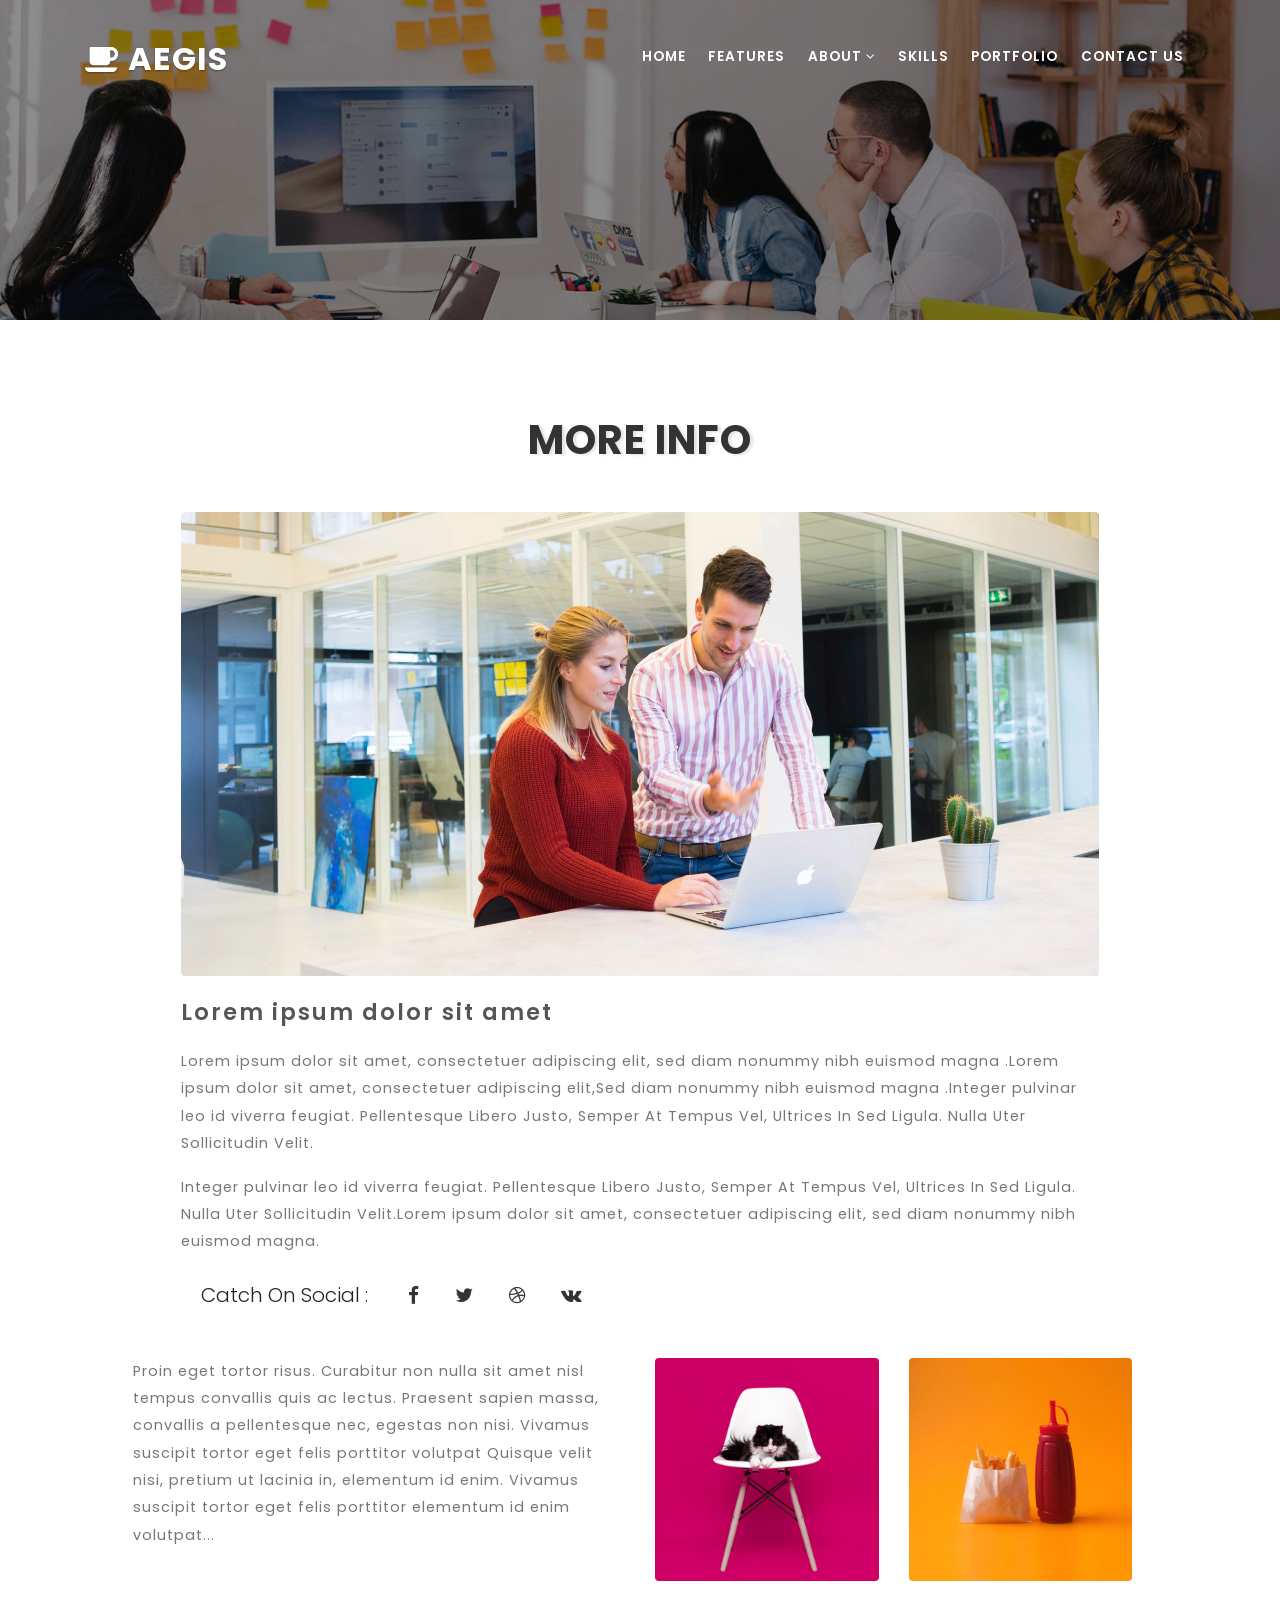
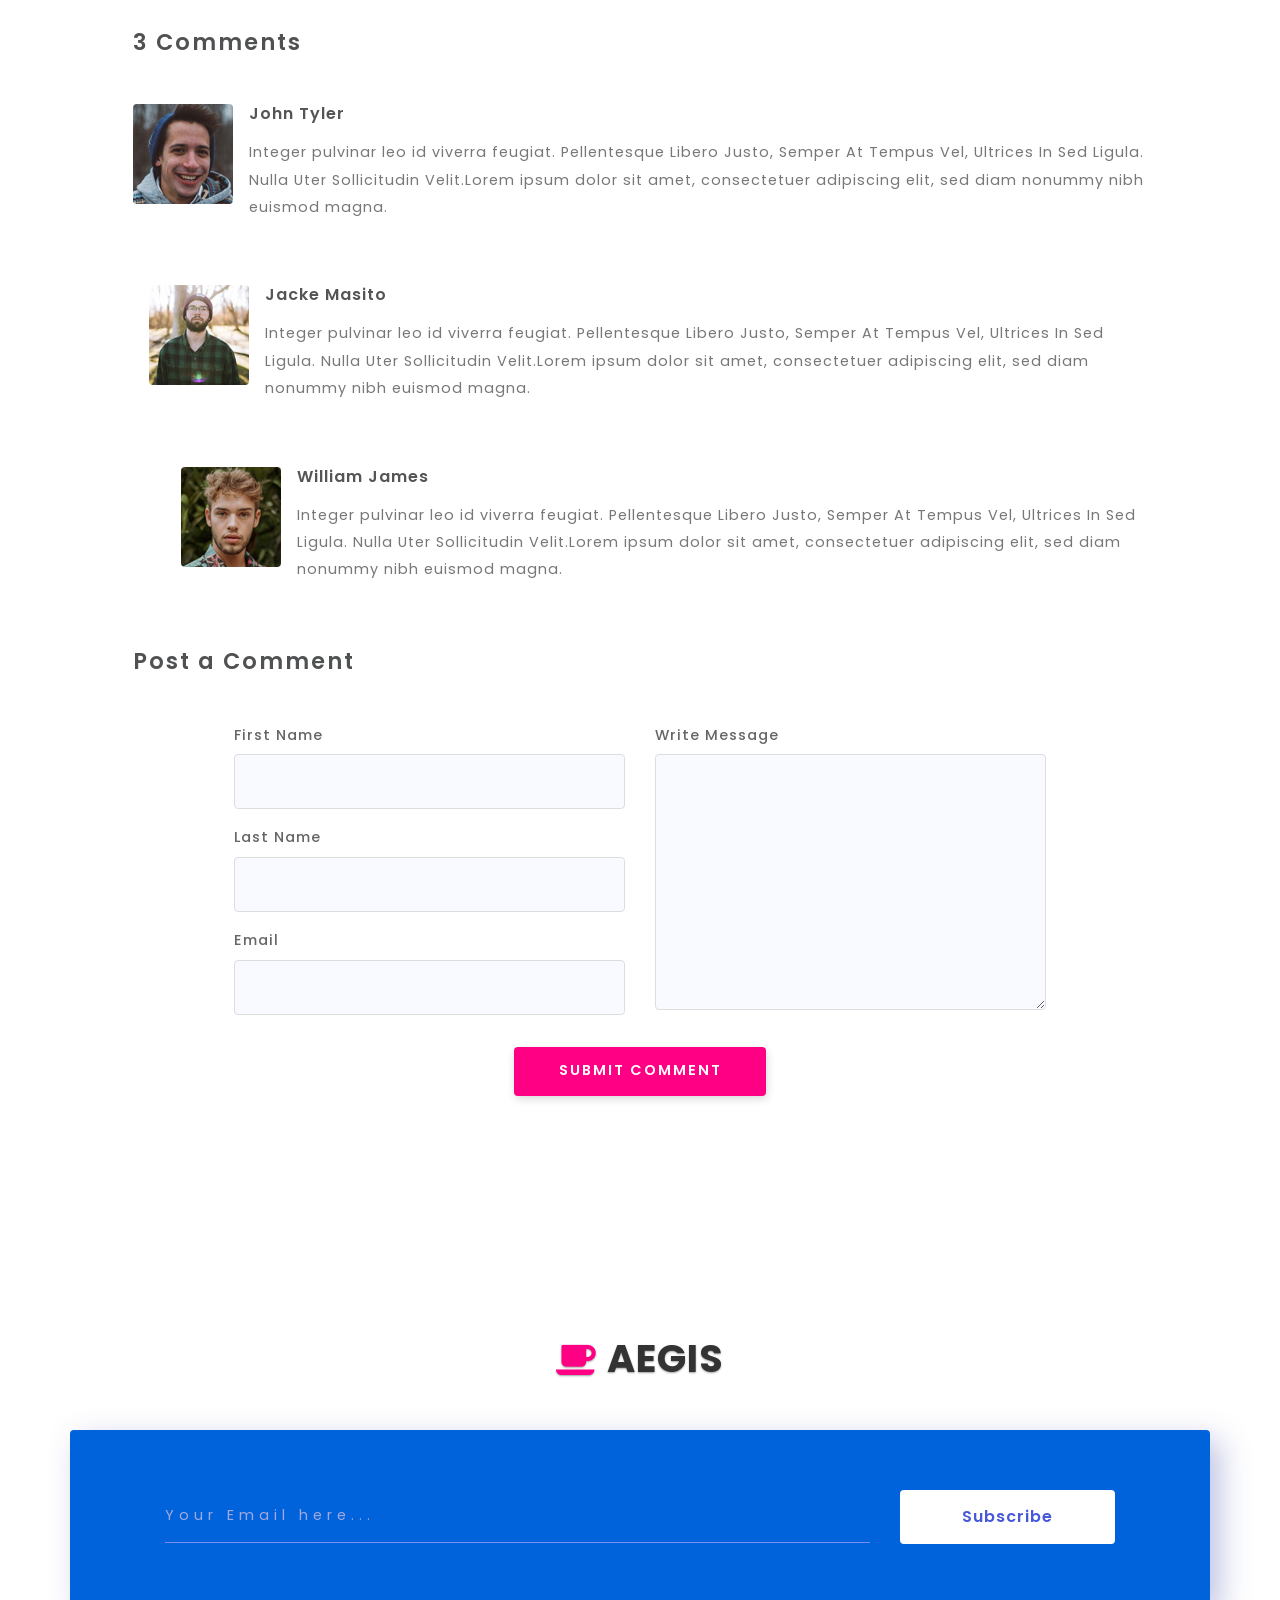
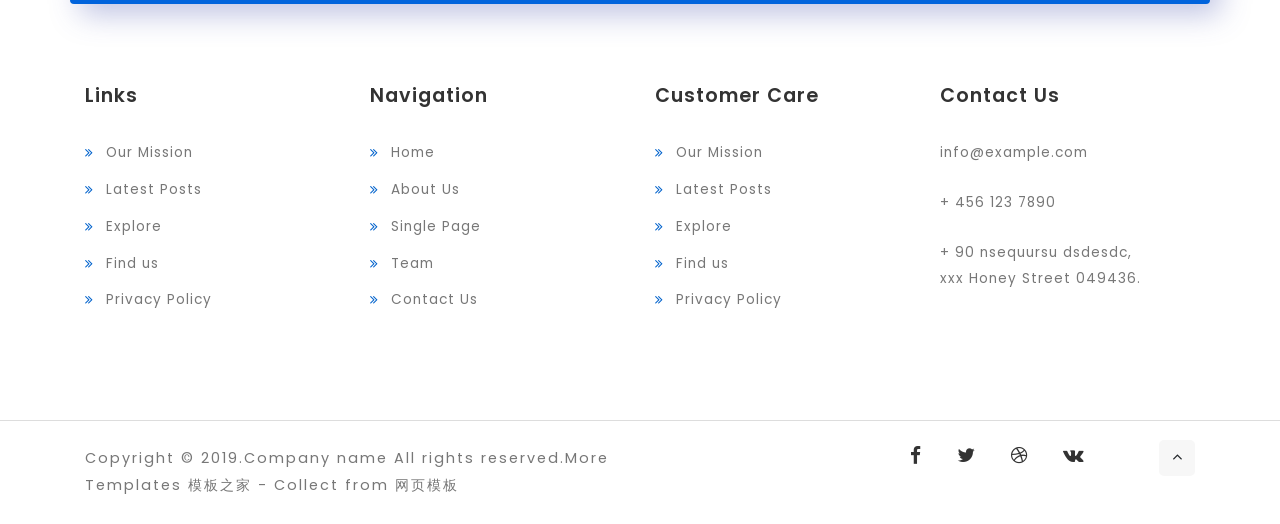
<file: single.html>
<!DOCTYPE html>
<html lang="zxx">

<head>
    <title>Single</title>
    <!-- Meta tag Keywords -->
    <meta name="viewport" content="width=device-width, initial-scale=1">
    <meta charset="UTF-8" />
    <meta name="keywords" content="" />
    <script>
        addEventListener("load", function() {
            setTimeout(hideURLbar, 0);
        }, false);

        function hideURLbar() {
            window.scrollTo(0, 1);
        }

    </script>
    <!-- //Meta tag Keywords -->
    <!-- Custom-Files -->
    <link rel="stylesheet" href="css/bootstrap.css">
    <!-- Bootstrap-Core-CSS -->
    <link rel="stylesheet" href="css/style.css" type="text/css" media="all" />
    <link rel="stylesheet" href="css/slider.css" type="text/css" media="all" />
    <!-- Style-CSS -->
    <!-- font-awesome-icons -->
    <link href="css/font-awesome.css" rel="stylesheet">
    <!-- //font-awesome-icons -->
    <!-- /Fonts -->
    <link href="http://fonts.googleapis.com/css?family=Poppins:100,100i,200,200i,300,300i,400,400i,500,500i,600,600i,700,700i,800,800i,900" rel="stylesheet">
    <!-- //Fonts -->
</head>

<body>
    <!-- mian-content -->
    <div class="main-w3layouts-header-sec inner-page" id="home">
        <div class="overlay-innerpage">
            <!-- header -->
            <header>
                <div class="container">
                    <div class="header d-lg-flex justify-content-between align-items-center">
                        <div class="header-section">
                            <h1>
                                <a class="navbar-brand logo editContent" href="index.html">
                                    <span class="fa fa-angellist"></span> Aegis
                                </a>
                            </h1>
                        </div>
                        <div class="nav_section">
                            <nav>
                                <label for="drop" class="toggle mt-lg-0 mt-1"><span class="fa fa-bars" aria-hidden="true"></span></label>
                                <input type="checkbox" id="drop" />
                                <ul class="menu">
                                    <li><a href="index.html">Home</a></li>
                                    <li><a href="index.html">Features</a></li>

                                    <li>
                                        <!-- First Tier Drop Down -->
                                        <label for="drop-2" class="toggle">Dropdown <span class="fa fa-angle-down" aria-hidden="true"></span> </label>
                                        <a href="#">About <span class="fa fa-angle-down" aria-hidden="true"></span></a>
                                        <input type="checkbox" id="drop-2" />
                                        <ul class="inner-dropdown">
                                            <li><a href="about.html">Stats</a></li>
                                            <li><a href="about.html">Team</a></li>
                                            <li><a href="about.html">Reviews</a></li>
                                        </ul>
                                    </li>
                                    <li><a href="index.html">Skills</a></li>
                                    <li><a href="index.html">Portfolio</a></li>
                                    <li><a href="contact.html">Contact Us</a></li>

                                </ul>
                            </nav>
                        </div>

                    </div>
                </div>
            </header>
            <!-- //header -->
        </div>
    </div>

    <!-- //banner -->
    <!-- //banner-botttom -->
    <section class="content-info py-5">
        <div class="container py-md-5">
            <h3 class="title-w3pvt mb-5 text-center">More Info</h3>
            <div class="single-lavi-page mt-md-5 mt-4 px-lg-5">
                <div class="content-sing-w3layouts px-lg-5">
                    <img class="img-fluid" src="images/banner3.jpg" alt="">
                    <h4>Lorem ipsum dolor sit amet</h4>
                    <p>Lorem ipsum dolor sit amet, consectetuer adipiscing elit, sed diam nonummy nibh euismod magna .Lorem ipsum dolor sit amet, consectetuer adipiscing elit,Sed diam nonummy nibh euismod magna .Integer pulvinar leo id viverra feugiat. Pellentesque Libero Justo, Semper At Tempus Vel, Ultrices In Sed Ligula. Nulla Uter Sollicitudin Velit.</p>
                    <p class="mt-3">Integer pulvinar leo id viverra feugiat. Pellentesque Libero Justo, Semper At Tempus Vel, Ultrices In Sed Ligula. Nulla Uter Sollicitudin Velit.Lorem ipsum dolor sit amet, consectetuer adipiscing elit, sed diam nonummy nibh euismod magna.</p>

                    <ul class="list-unstyled w3layouts-icons mt-4">
                        <li class="lead">
                            Catch On Social :
                        </li>
                        <li>
                            <a href="#">
                                <span class="fa fa-facebook-f"></span>
                            </a>
                        </li>
                        <li>
                            <a href="#">
                                <span class="fa fa-twitter"></span>
                            </a>
                        </li>
                        <li>
                            <a href="#">
                                <span class="fa fa-dribbble"></span>
                            </a>
                        </li>
                        <li>
                            <a href="#">
                                <span class="fa fa-vk"></span>
                            </a>
                        </li>
                    </ul>

                </div>
                <div class="row my-lg-5 my-3 mx-0">
                    <div class="col-lg-6 text-info pl-0">
                        <p>Proin eget tortor risus. Curabitur non nulla sit amet nisl tempus convallis quis ac lectus. Praesent sapien massa, convallis a pellentesque nec, egestas non nisi. Vivamus suscipit tortor eget felis porttitor volutpat Quisque velit nisi, pretium ut lacinia in, elementum id enim. Vivamus suscipit tortor eget felis porttitor elementum id enim volutpat...</p>
                    </div>
                    <div class="col-lg-6 team-img">
                        <div class="row">
                            <div class="col-lg">
                                <img src="images/g2.jpg" class="img-fluid" alt="user-image">
                            </div>
                            <div class="col-lg">
                                <img src="images/g4.jpg" class="img-fluid" alt="user-image">
                            </div>
                        </div>
                    </div>
                </div>
                <div class="comment-sec-w3layouts">
                    <h4 class="leave-w3layouts mb-5">3 Comments</h4>
                    <ul class="list-unstyled">
                        <li class="media">
                            <img class="mr-3 img-fluid" src="images/m1.jpg" alt="">

                            <div class="media-body">
                                <h5 class="mt-0 mb-1">John Tyler</h5>
                                <p class="mt-3">Integer pulvinar leo id viverra feugiat. Pellentesque Libero Justo, Semper At Tempus Vel, Ultrices In Sed Ligula. Nulla Uter Sollicitudin Velit.Lorem ipsum dolor sit amet, consectetuer adipiscing elit, sed diam nonummy nibh euismod magna.</p>
                            </div>
                        </li>
                        <li class="media my-5 ml-3">
                            <img class="mr-3 img-fluid" src="images/m2.jpg" alt="">
                            <div class="media-body">
                                <h5 class="mt-0 mb-1">Jacke Masito</h5>
                                <p class="mt-3">Integer pulvinar leo id viverra feugiat. Pellentesque Libero Justo, Semper At Tempus Vel, Ultrices In Sed Ligula. Nulla Uter Sollicitudin Velit.Lorem ipsum dolor sit amet, consectetuer adipiscing elit, sed diam nonummy nibh euismod magna.</p>
                            </div>
                        </li>
                        <li class="media ml-5">
                            <img class="mr-3 img-fluid" src="images/m3.jpg" alt="">
                            <div class="media-body">
                                <h5 class="mt-0 mb-1">William James</h5>
                                <p class="mt-3">Integer pulvinar leo id viverra feugiat. Pellentesque Libero Justo, Semper At Tempus Vel, Ultrices In Sed Ligula. Nulla Uter Sollicitudin Velit.Lorem ipsum dolor sit amet, consectetuer adipiscing elit, sed diam nonummy nibh euismod magna.</p>
                            </div>
                        </li>
                    </ul>
                </div>
                <div class="comment-bottom lavi_mail_grid_right p-0 my-lg-5 my-4">
                    <h4 class="leave-w3layouts mb-5">Post a Comment</h4>
                    <form action="#" class="w3layouts-contact-fm" method="post">
                        <div class="row">
                            <div class="col-lg-6">
                                <div class="form-group">
                                    <label>First Name</label>
                                    <input class="form-control" type="text" name="Name" placeholder="" required="">
                                </div>
                                <div class="form-group">
                                    <label>Last Name</label>
                                    <input class="form-control" type="text" name="Name" placeholder="" required="">
                                </div>
                                <div class="form-group">
                                    <label>Email</label>
                                    <input class="form-control" type="email" name="Email" placeholder="" required="">
                                </div>
                            </div>
                            <div class="col-lg-6">
                                <div class="form-group">
                                    <label>Write Message</label>
                                    <textarea class="form-control" name="Message" placeholder="" required=""></textarea>
                                </div>



                            </div>
                            <div class="form-group mx-auto mt-3">
                                <button type="submit" class="btn submit">Submit Comment</button>
                            </div>
                        </div>

                    </form>
                </div>

            </div>

        </div>
    </section>
    <!-- //banner-botttom -->

    <!-- footer -->
    <footer class="footer-content py-5">
        <div class="container py-md-3">
            <div class="footer-top text-center mb-5">
                <h2>
                    <a class="navbar-brand pt-3 mb-5" href="index.html">
                        <span class="fa fa-angellist"></span> Aegis
                    </a>
                </h2>
                <div class="contact-form mx-auto text-left">
                    <form method="post" action="#">
                        <div class="row subscribe-sec">
                            <div class="col-md-9 con-gd">
                                <input type="email" class="form-control" id="email" placeholder="Your Email here..." name="email" required>

                            </div>
                            <div class="col-md-3 con-gd">
                                <button type="submit" class="btn btn-default">Subscribe</button>
                            </div>

                        </div>

                    </form>
                </div>
            </div>
            <div class="row footer-top-inner-w3layouts">
                <div class="col-lg-3 col-md-6 mt-lg-0 mt-4">
                    <div class="footer-lavi">
                        <h3 class="mb-3 lavi_title">Links</h3>
                        <hr>
                        <ul class="list-info-lavi">
                            <li>
                                <a href="about.html"><span class="fa fa-angle-double-right" aria-hidden="true"></span>
                                    Our Mission
                                </a>
                            </li>
                            <li>
                                <a href="#"><span class="fa fa-angle-double-right" aria-hidden="true"></span>
                                    Latest Posts
                                </a>
                            </li>
                            <li>
                                <a href="#"><span class="fa fa-angle-double-right" aria-hidden="true"></span>
                                    Explore
                                </a>
                            </li>
                            <li>
                                <a href="contact.html"><span class="fa fa-angle-double-right" aria-hidden="true"></span>
                                    Find us
                                </a>
                            </li>
                            <li>
                                <a href="#"><span class="fa fa-angle-double-right" aria-hidden="true"></span>
                                    Privacy Policy
                                </a>
                            </li>
                        </ul>
                    </div>
                </div>
                <div class="col-lg-3 col-md-6 mt-lg-0 mt-4">
                    <div class="footer-lavi">
                        <h3 class="mb-3 lavi_title">Navigation</h3>
                        <hr>
                        <ul class="list-info-lavi">
                            <li>
                                <a href="index.html"><span class="fa fa-angle-double-right" aria-hidden="true"></span>
                                    Home
                                </a>
                            </li>
                            <li>
                                <a href="about.html"><span class="fa fa-angle-double-right" aria-hidden="true"></span>
                                    About Us
                                </a>
                            </li>
                            <li>
                                <a href="single.html"><span class="fa fa-angle-double-right" aria-hidden="true"></span>
                                    Single Page
                                </a>
                            </li>
                            <li>
                                <a href="about.html"><span class="fa fa-angle-double-right" aria-hidden="true"></span>
                                    Team
                                </a>
                            </li>
                            <li>
                                <a href="contact.html"><span class="fa fa-angle-double-right" aria-hidden="true"></span>
                                    Contact Us
                                </a>
                            </li>
                        </ul>
                    </div>
                </div>
                <div class="col-lg-3 col-md-6 mt-lg-0 mt-4">
                    <div class="footer-lavi">
                        <h3 class="mb-3 lavi_title">Customer Care</h3>
                        <hr>
                        <ul class="list-info-lavi">
                            <li>
                                <a href="about.html"><span class="fa fa-angle-double-right" aria-hidden="true"></span>
                                    Our Mission
                                </a>
                            </li>
                            <li>
                                <a href="#"><span class="fa fa-angle-double-right" aria-hidden="true"></span>
                                    Latest Posts
                                </a>
                            </li>
                            <li> <a href="#"><span class="fa fa-angle-double-right" aria-hidden="true"></span>

                                    Explore
                                </a>
                            </li>
                            <li>
                                <a href="contact.html"><span class="fa fa-angle-double-right" aria-hidden="true"></span>
                                    Find us
                                </a>
                            </li>
                            <li>
                                <a href="#"><span class="fa fa-angle-double-right" aria-hidden="true"></span>
                                    Privacy Policy
                                </a>
                            </li>
                        </ul>
                    </div>
                </div>
                <div class="col-lg-3 col-md-6 mt-lg-0 mt-4">
                    <div class="footer-lavi">
                        <h3 class="mb-3 lavi_title">Contact Us</h3>
                        <hr>
                        <div class="last-w3layouts-contact">
                            <p>
                                <a href="mailto:example@email.com">info@example.com</a>
                            </p>
                        </div>
                        <div class="last-w3layouts-contact my-2">
                            <p>+ 456 123 7890</p>
                        </div>
                        <div class="last-w3layouts-contact">
                            <p>+ 90 nsequursu dsdesdc,
                                <br>xxx Honey Street 049436.</p>
                        </div>
                    </div>
                </div>

            </div>

        </div>
        <!-- //footer bottom -->
    </footer>
    <!-- //footer -->
    <div class="copy-right">
        <div class="container">
            <div class="row">
                <p class="copy-right-grids text-md-left text-center my-sm-4 my-4 col-md-6">Copyright &copy; 2019.Company name All rights reserved.More Templates <a href="http://www.cssmoban.com/" target="_blank" title="模板之家">模板之家</a> - Collect from <a href="http://www.cssmoban.com/" title="网页模板" target="_blank">网页模板</a></p>
                <div class="w3layouts-footer text-md-right text-center mt-4 col-md-5">
                    <ul class="list-unstyled w3layouts-icons">
                        <li>
                            <a href="#">
                                <span class="fa fa-facebook-f"></span>
                            </a>
                        </li>
                        <li>
                            <a href="#">
                                <span class="fa fa-twitter"></span>
                            </a>
                        </li>
                        <li>
                            <a href="#">
                                <span class="fa fa-dribbble"></span>
                            </a>
                        </li>
                        <li>
                            <a href="#">
                                <span class="fa fa-vk"></span>
                            </a>
                        </li>
                    </ul>
                </div>
                <div class="move-top text-right col-md-1"><a href="#home" class="move-top"> <span class="fa fa-angle-up  mb-3" aria-hidden="true"></span></a></div>

            </div>
        </div>
    </div>
</body>

</html>
</file>
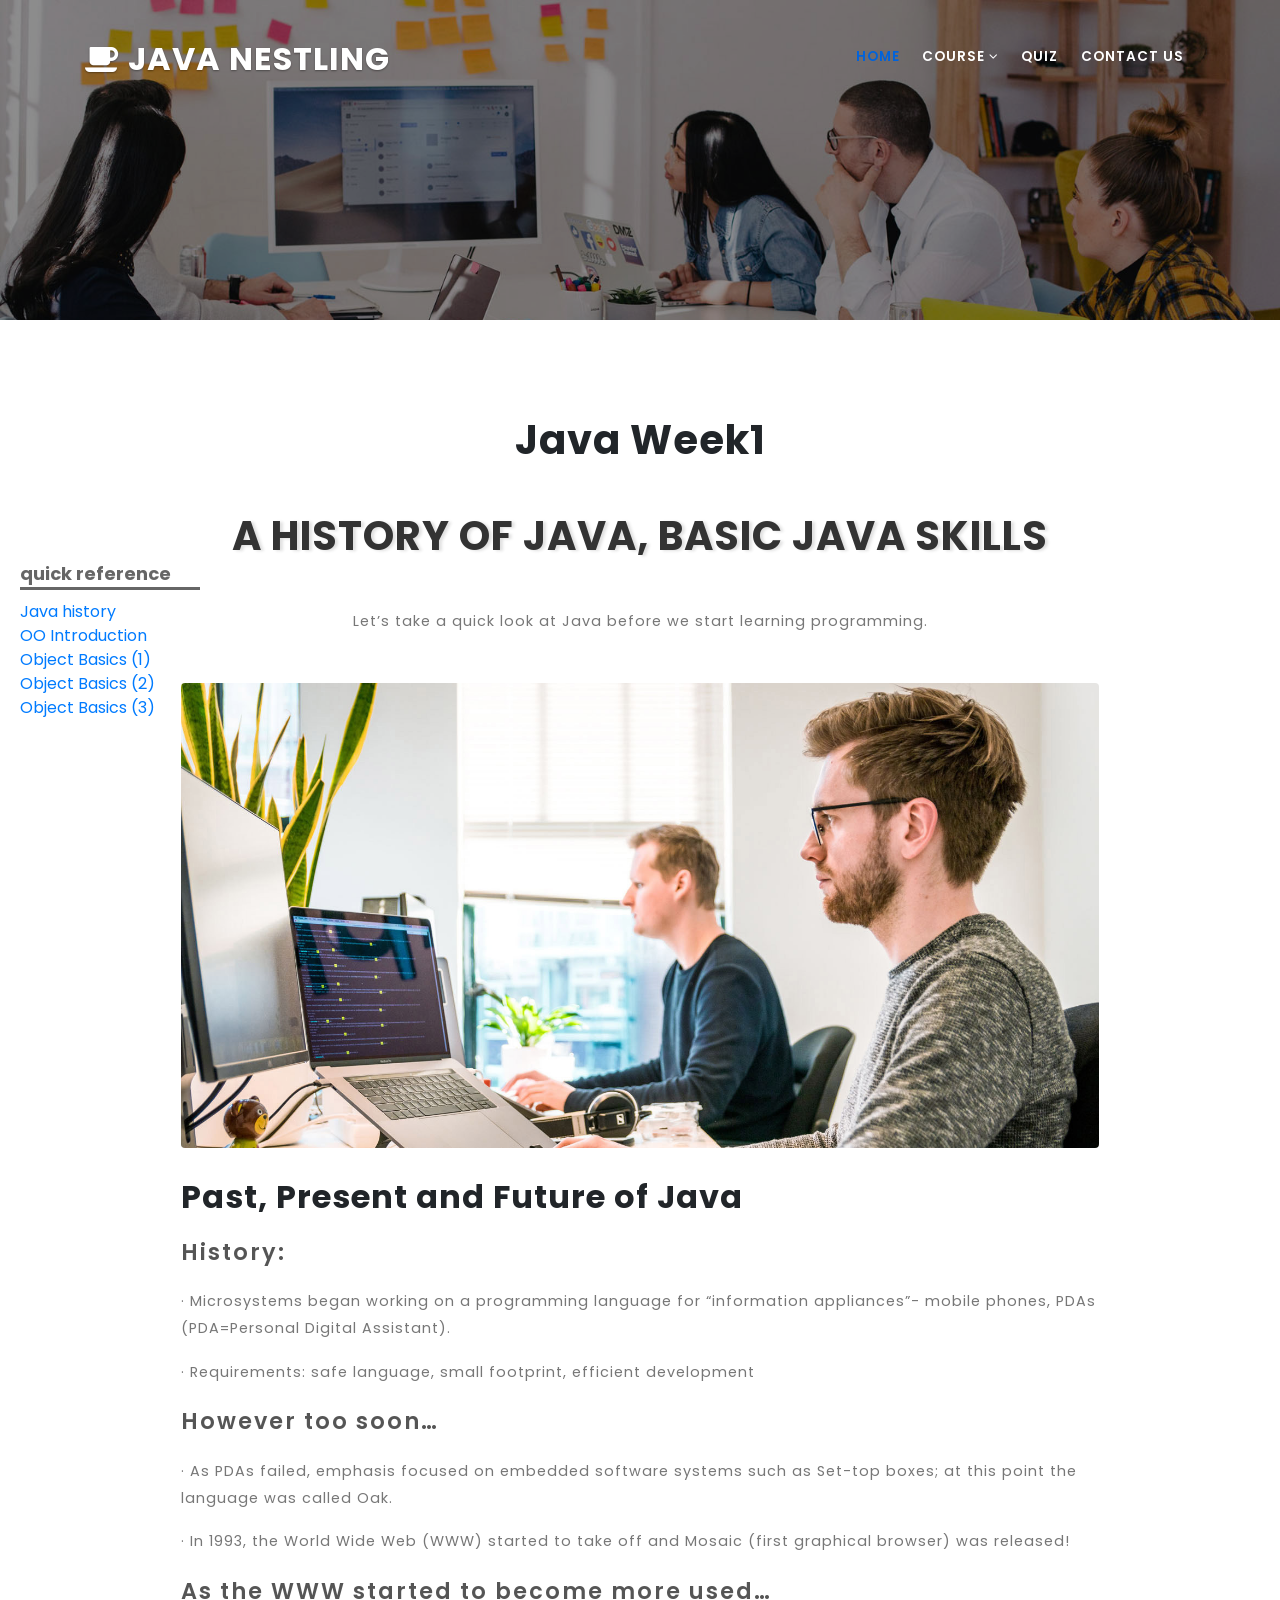
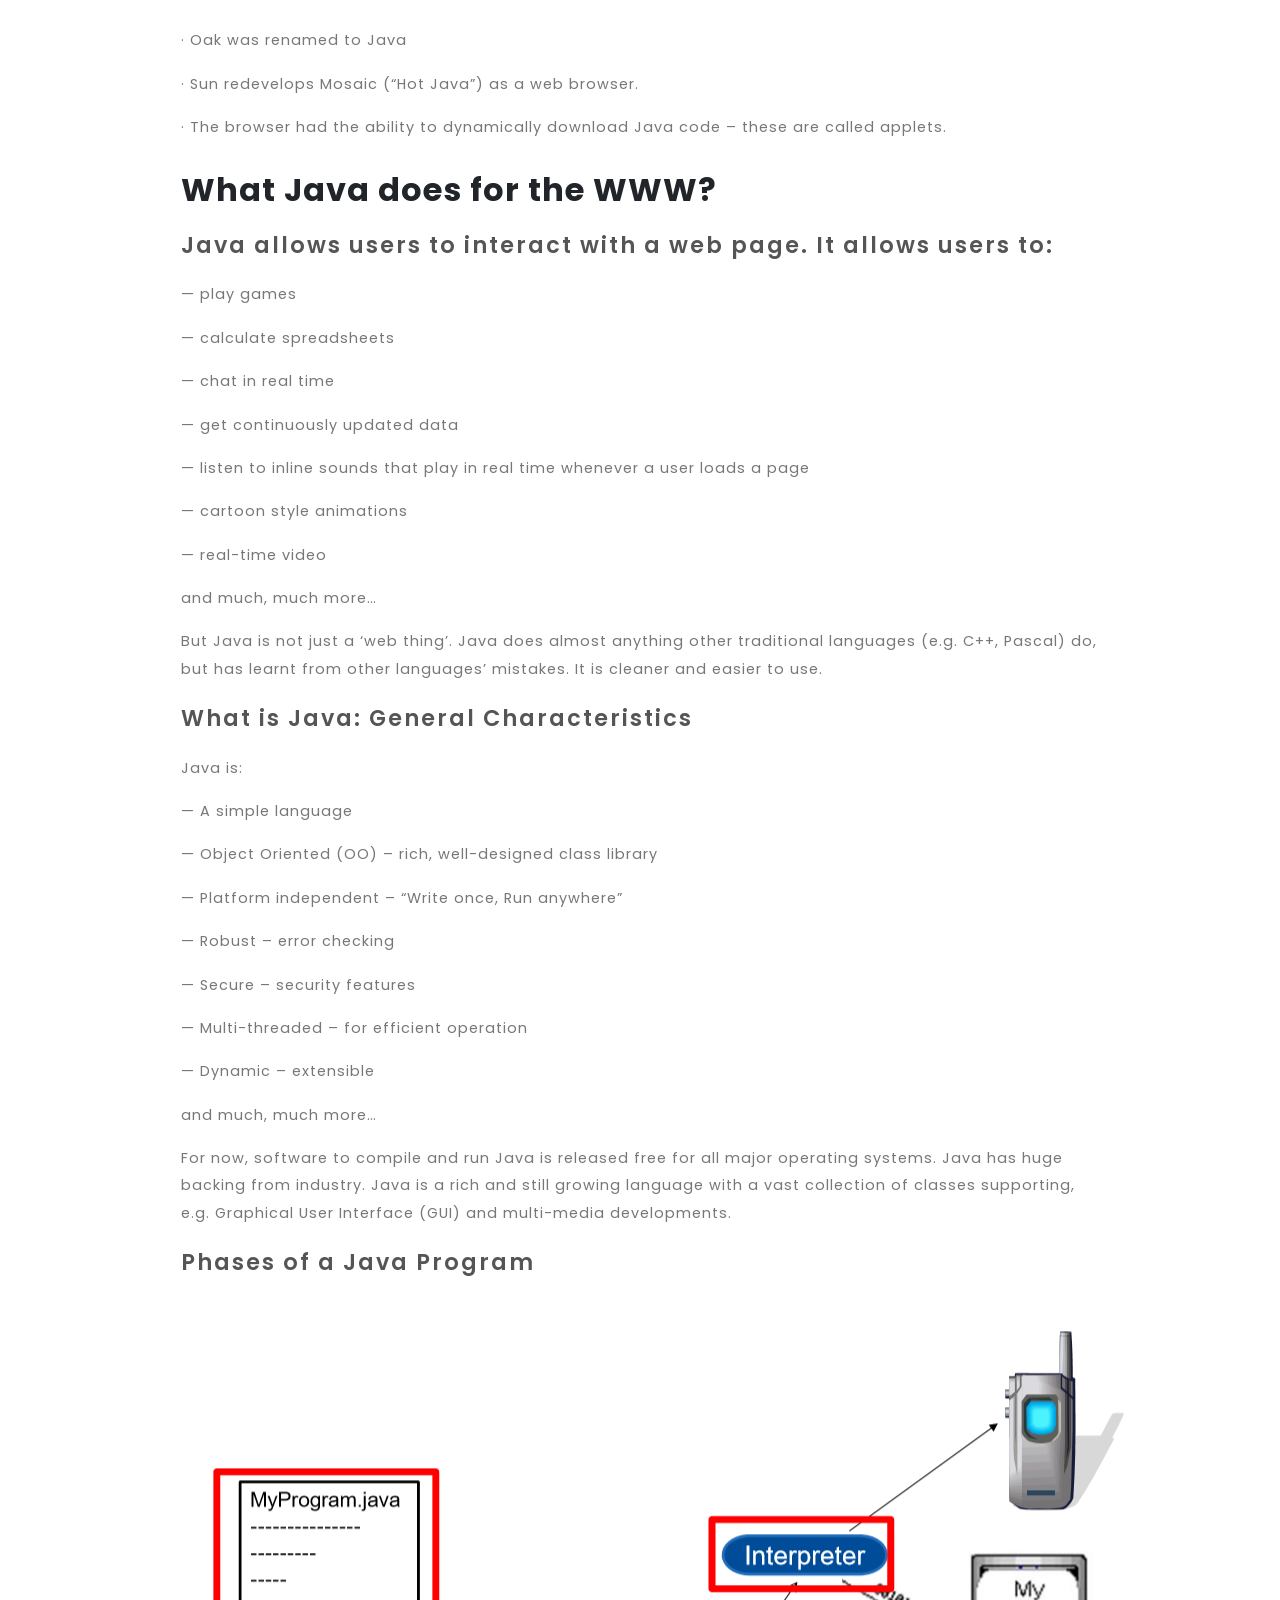
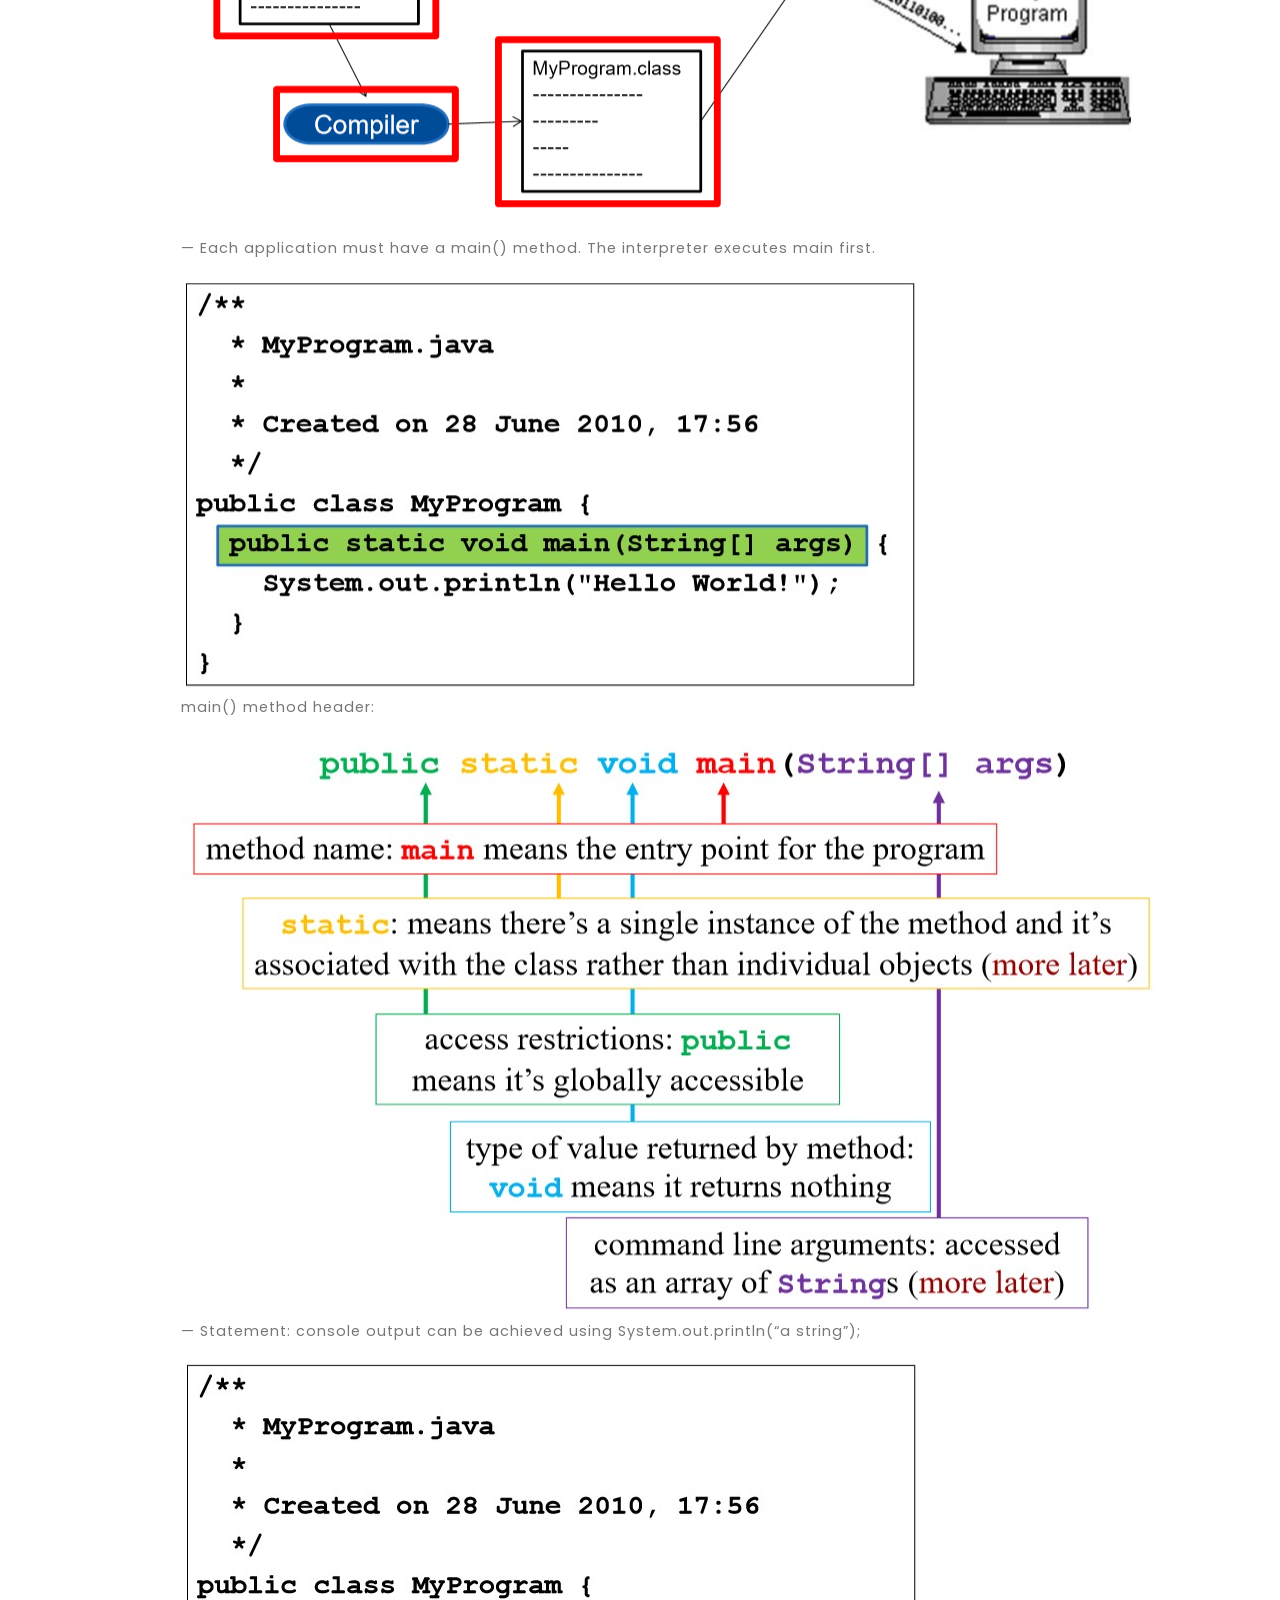
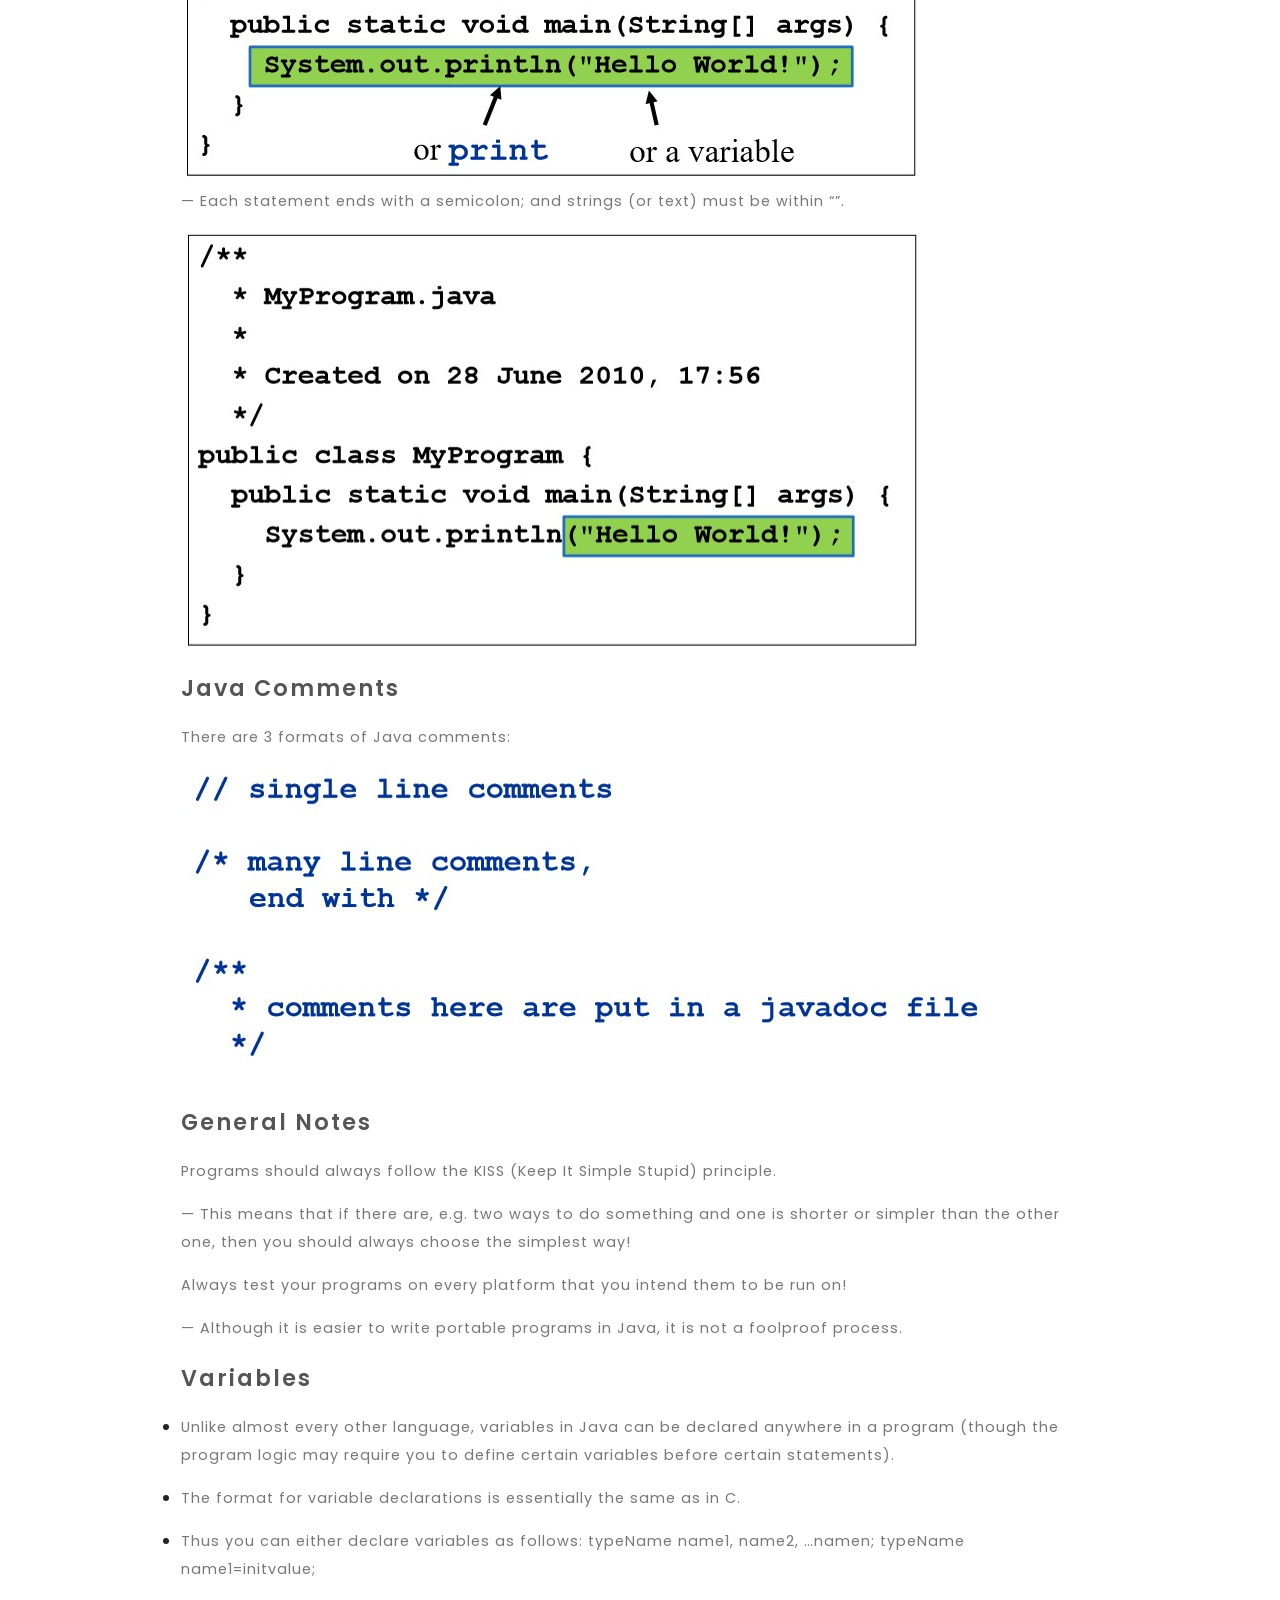
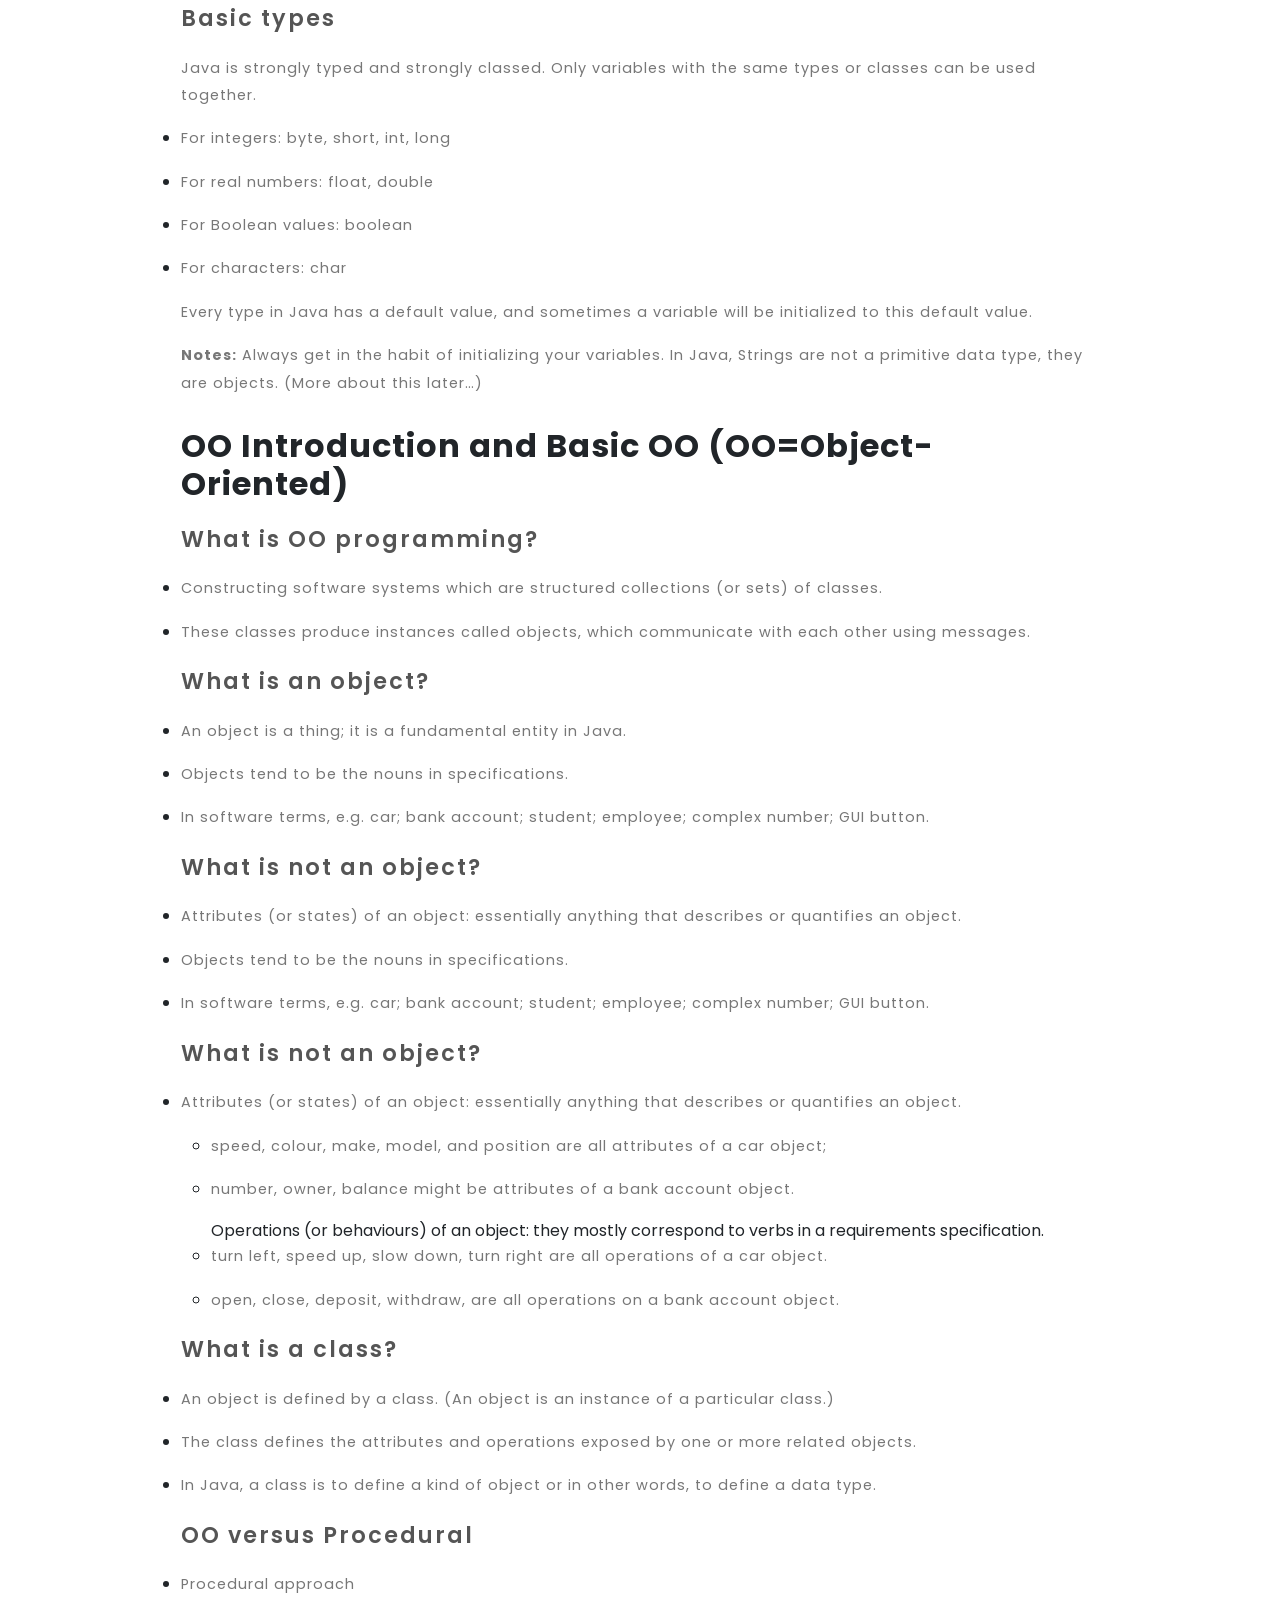
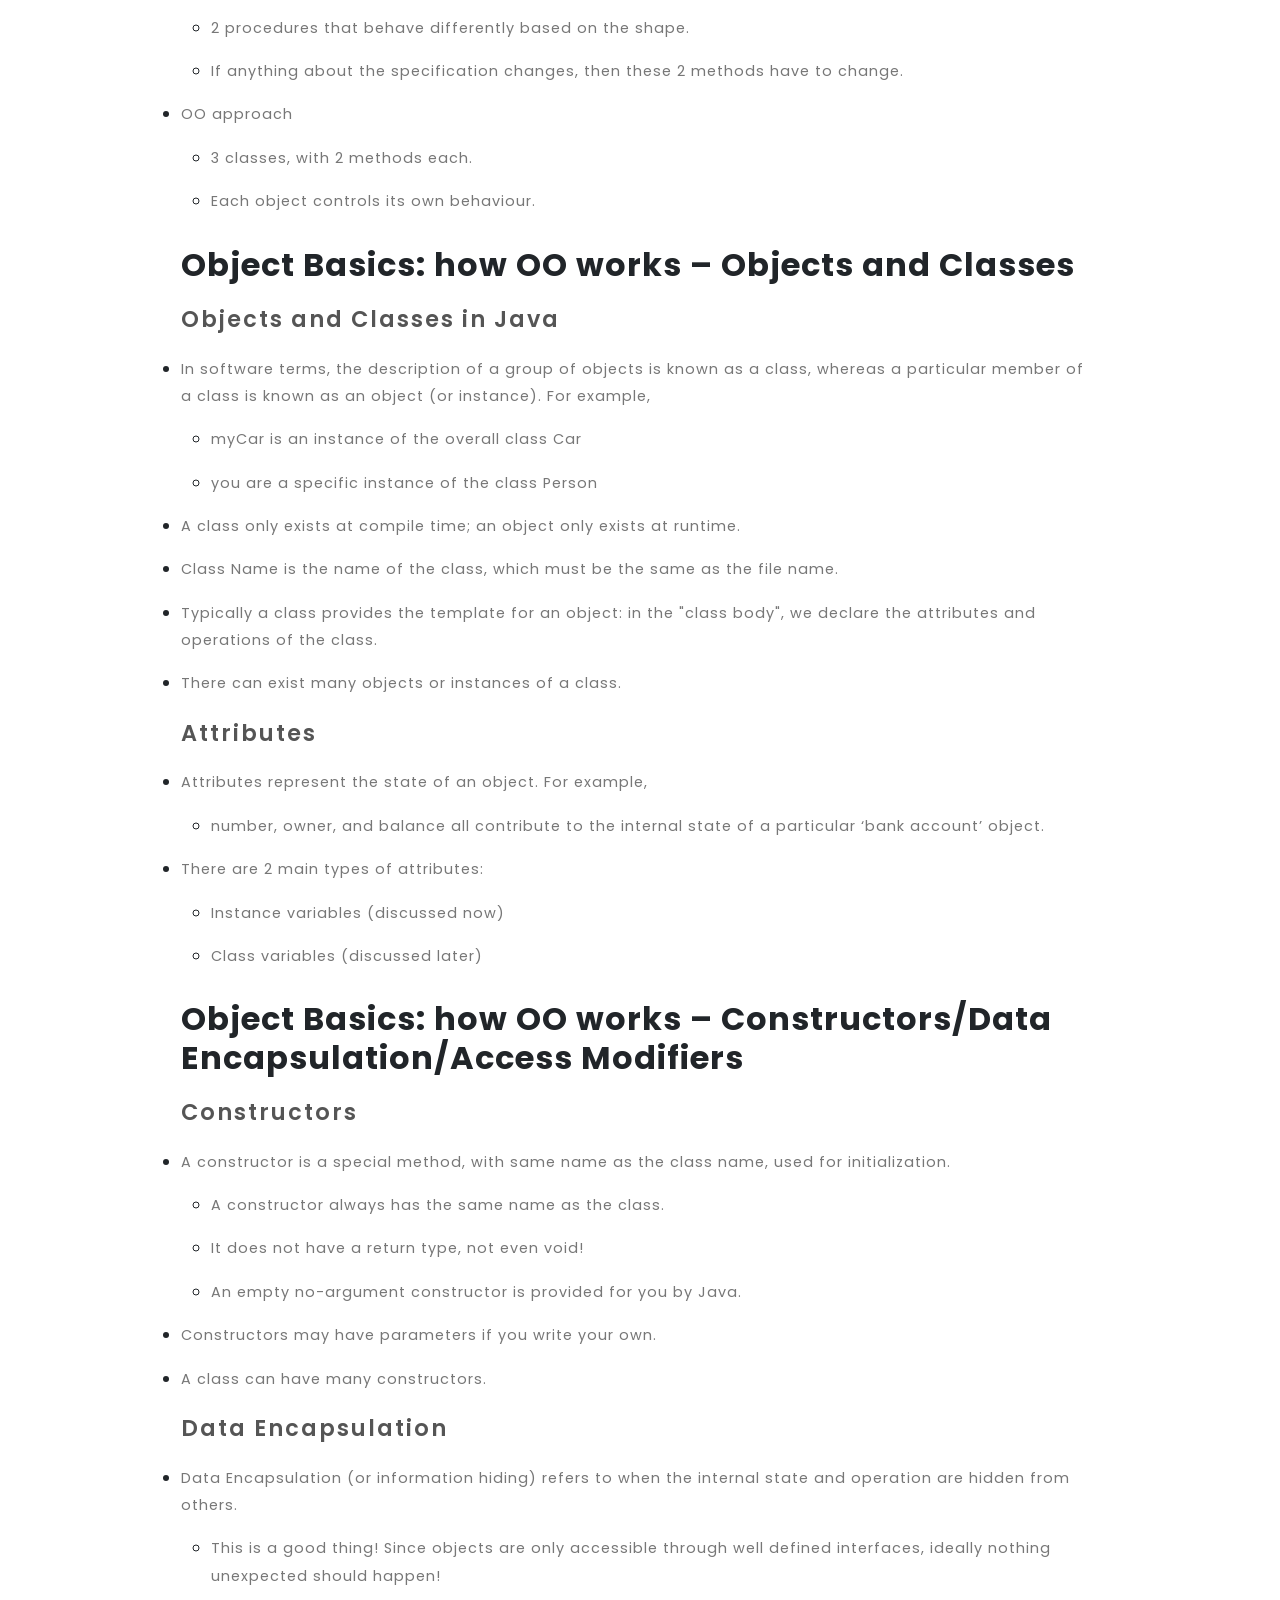
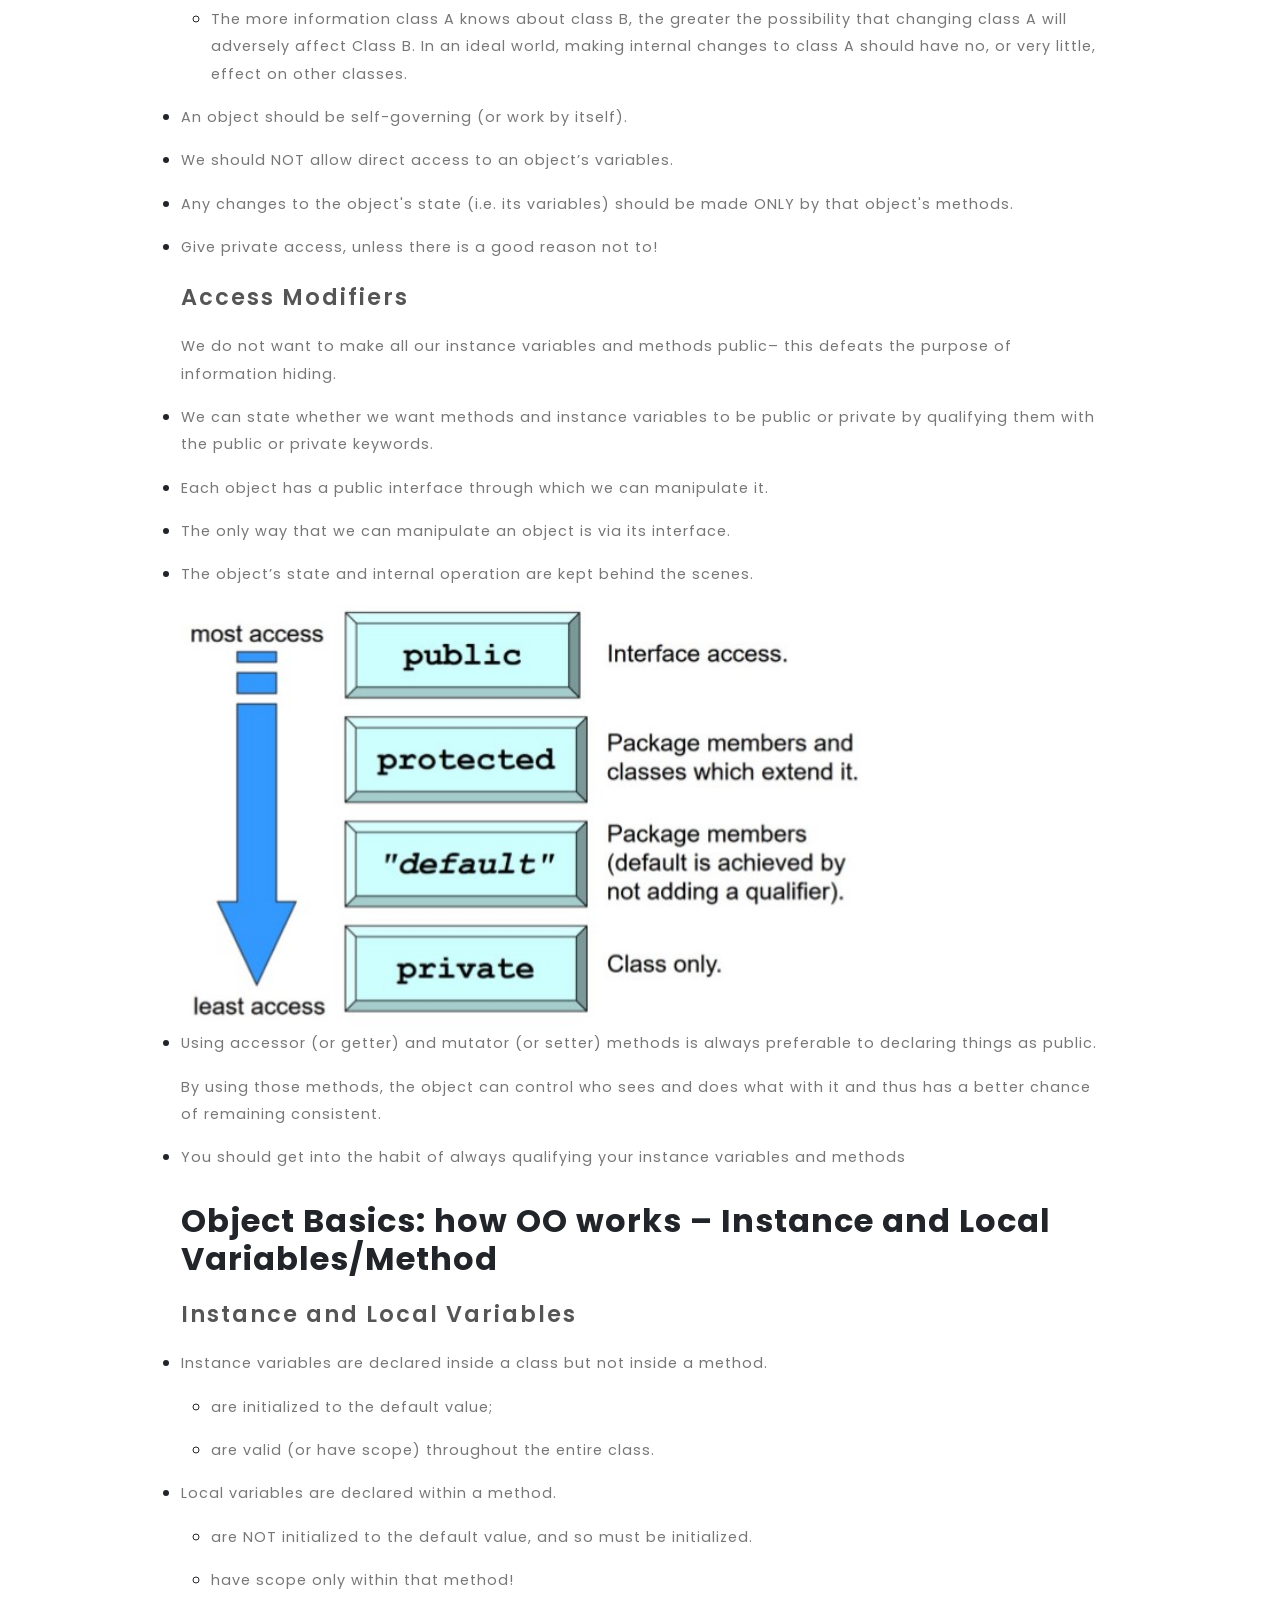
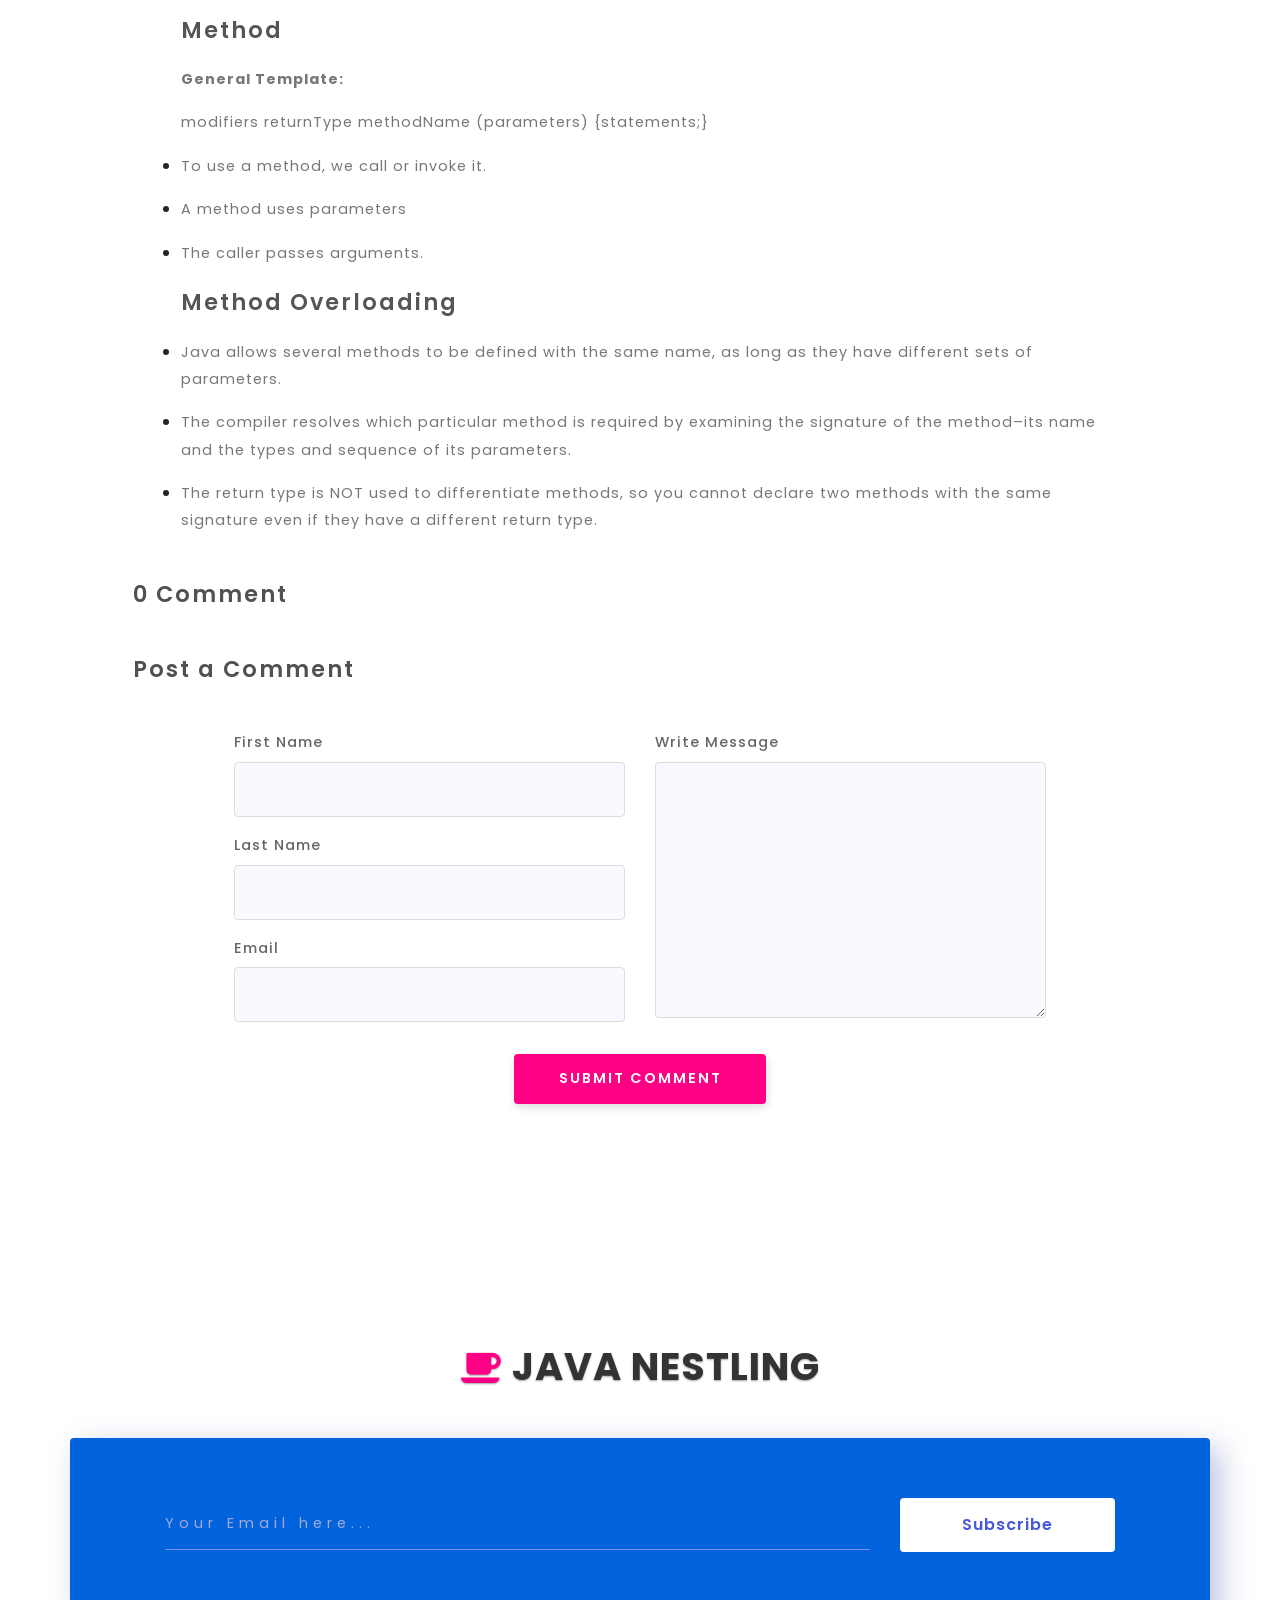
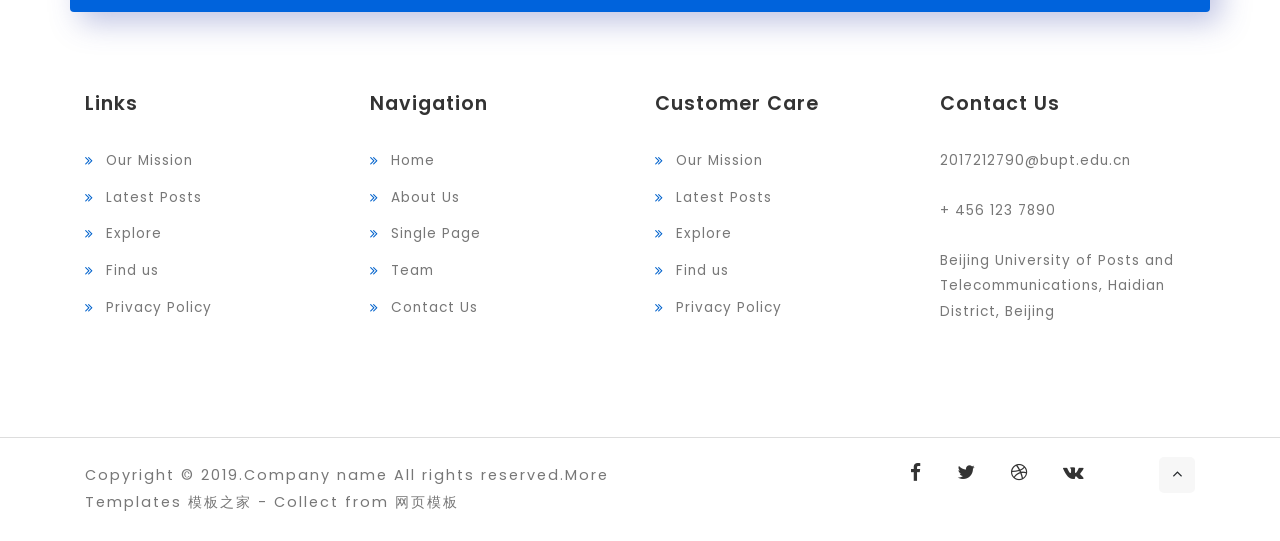
<file: week1.html>
<!DOCTYPE html>

<head>
    <title>Week1</title>
    <!-- Meta tag Keywords -->
    <meta name="viewport" content="width=device-width, initial-scale=1">
    <meta charset="UTF-8" />
    <meta name="keywords" content="" />
    <script>
        addEventListener("load", function() {
            setTimeout(hideURLbar, 0);
        }, false);

        function hideURLbar() {
            window.scrollTo(0, 1);
        }

    </script>
    <!-- //Meta tag Keywords -->
    <!-- Custom-Files -->
    <link rel="stylesheet" href="css/bootstrap.css">
    <!-- Bootstrap-Core-CSS -->
    <link rel="stylesheet" href="css/style.css" type="text/css" media="all" />
    <link rel="stylesheet" href="css/slider.css" type="text/css" media="all" />
    <!-- Style-CSS -->
    <!-- font-awesome-icons -->
    <link href="css/font-awesome.css" rel="stylesheet">
    <!-- //font-awesome-icons -->
    <!-- /Fonts -->
    <link href="http://fonts.googleapis.com/css?family=Poppins:100,100i,200,200i,300,300i,400,400i,500,500i,600,600i,700,700i,800,800i,900" rel="stylesheet">
    <!-- //Fonts -->
</head>

<body>
    <!-- mian-content -->
    <div class="page-sidebar" style="position: fixed; margin-top: 560px; margin-left: 20px; width: 180px; ">
        <ul class="list-unstyled" style="color: #666;">
            
            <li style="font-size: large; border-bottom: solid; margin-bottom: 10px;"><b>quick reference</b></li>
            <li><a href="#day1">Java history</a></li>
            <li><a href="#day2">OO Introduction</a></li>
            <li><a href="#day3">Object Basics (1)</a></li>
            <li><a href="#day4">Object Basics (2)</a></li>
            <li><a href="#day5">Object Basics (3)</a></li>
            
           
        </ul>
    </div>
    <div class="main-w3layouts-header-sec inner-page" id="home">
        <div class="overlay-innerpage">
            <!-- header -->
            <header>
                <div class="container">
                    <div class="header d-lg-flex justify-content-between align-items-center">
                        <div class="header-section">
                            <h1>
                                <a class="navbar-brand logo editContent" href="index.html">
                                    <span class="fa fa-angellist"></span> Java Nestling
                                </a>
                            </h1>
                        </div>
                        <div class="nav_section">
                            <nav>
                                <label for="drop" class="toggle mt-lg-0 mt-1"><span class="fa fa-bars" aria-hidden="true"></span></label>
                                <input type="checkbox" id="drop" />
                                <ul class="menu">
                                    <li class="active"><a href="index.html">Home</a></li>
                                   
    
                                    <li>
                                        <!-- First Tier Drop Down -->
                                        <label for="drop-2" class="toggle">Dropdown <span class="fa fa-angle-down" aria-hidden="true"></span> </label>
                                        <a href="#skills">course <span class="fa fa-angle-down" aria-hidden="true"></span></a>
                                        <input type="checkbox" id="drop-2" />
                                        <ul class="inner-dropdown">
                                            <li><a href="week1.html">week1</a></li>
                                            <li><a href="week2.html">week2</a></li>
                                            <li><a href="week3.html">week3</a></li>
                                            <li><a href="week4.html">week4</a></li>
                                        </ul>
                                    </li>
                                    <li><a href="quiz.html">Quiz</a></li>
                                
                                    <li><a href="contact.html">Contact Us</a></li>
                                   
    
                                </ul>
                            </nav>
                        </div>
    
                    </div>
                </div>
            </header>
            <!-- //header -->
        </div>
    </div>

    <!-- //banner -->
    <!-- //banner-botttom -->
    <section class="content-info py-5">
        <div class="container py-md-5">
            <h1 class="title-w3pvt mb-5 text-center">Java Week1</h1>
            <h3 class="title-w3pvt mb-5 text-center">A history of Java, Basic Java Skills</h3>
            <p class="text-center">Let’s take a quick look at Java before we start learning programming.</p>
            <div class="single-lavi-page mt-md-5 mt-4 px-lg-5">
                <div class="content-sing-w3layouts px-lg-5">
                    <img class="img-fluid" src="images/banner1.jpg" alt="">
                    <h2 style="margin-top:30px ;" id="day1">Past, Present and Future of Java</h2>
                    <h4>History:</h4>
                    <ul class="list-unstyled">
                        <li><p>· Microsystems began working on a programming language for “information appliances”- mobile phones, PDAs (PDA=Personal Digital Assistant).</p></li>
                        <li><p>· Requirements: safe language, small footprint, efficient development</p></li>
                      </ul>
                      <h4>However too soon…</h4>
                      <ul class="list-unstyled">
                          <li><p>· As PDAs failed, emphasis focused on embedded software systems such as Set-top boxes; at this point the language was called Oak.</p></li>
                          <li><p>· In 1993, the World Wide Web (WWW) started to take off and Mosaic (first graphical browser) was released!</p></li>
                        </ul>
                        <h4>As the WWW started to become more used…</h4>
                      <ul class="list-unstyled">
                          <li><p>· Oak was renamed to Java</p></li>
                          <li><p>· Sun redevelops Mosaic (“Hot Java”) as a web browser.</p></li>
                          <li><p>· The browser had the ability to dynamically download Java code – these are called applets.</p></li>
                          </ul>

                    <h2 style="margin-top:30px ;">What Java does for the WWW?</h2>
                    <h4>Java allows users to interact with a web page. It allows users to:</h4>
                    <ul class="list-unstyled">
                        <li><p>—	play games</p></li>
                        <li><p>—	calculate spreadsheets</p></li>
                        <li><p>—	chat in real time</p></li>
                        <li><p>—	get continuously updated data</p></li>
                        <li><p>—	listen to inline sounds that play in real time whenever a user loads a page</p></li>
                        <li><p>—	cartoon style animations</p></li>
                        <li><p>—	real-time video</p></li>
                        <li><p>and much, much more…</p></li>
                        </ul>

                        <p>But Java is not just a ‘web thing’. Java does almost anything other traditional languages (e.g. C++, Pascal) do, but has learnt from other languages’ mistakes. It is cleaner and easier to use.</p>
                        <h4>What is Java: General Characteristics</h4>
                        <p>Java is:</p>
                        <ul class="list-unstyled">
                            <li><p>—	A simple language</p></li>
                            <li><p>—	Object Oriented (OO) – rich, well-designed class library</p></li>
                            <li><p>—	Platform independent – “Write once, Run anywhere”</p></li>
                            <li><p>—	Robust – error checking</p></li>
                            <li><p>—	Secure – security features</p></li>
                            <li><p>—	Multi-threaded – for efficient operation</p></li>
                            <li><p>—	Dynamic – extensible</p></li>
                            <li><p>and much, much more…</p></li>
                            </ul>
                        <p>For now, software to compile and run Java is released free for all major operating systems. Java has huge backing from industry. Java is a rich and still growing language with a vast collection of classes supporting, e.g. Graphical User Interface (GUI) and multi-media developments.</p>
                        <h4>Phases of a Java Program</h4>
                        <img src="images/w1_1.jpg" />
                        
                       <p>—	Each application must have a main() method.
                        The interpreter executes main first.
                        </p>
                        <img src="images/w1_9.jpg" />
                        <p>main() method header:</p>
                        <img src="images/w1_10.jpg" />
                        <p>—	Statement: console output can be achieved using System.out.println(“a string”);</p>
                        <img src="images/w1_11.jpg" />
                        <p>—	Each statement ends with a semicolon; and strings (or text) must be within “”.</p>
                        <img src="images/w1_12.jpg" />
                        <h4>Java Comments</h4>
                        <p>There are 3 formats of Java comments:</p>
                        <img src="images/w1_13.jpg" />

                        <h4>General Notes</h4>
                        <p>Programs should always follow the KISS (Keep It Simple Stupid) principle.</p>
                        <p>—	This means that if there are, e.g. two ways to do something and one is shorter or simpler than the other one, then you should always choose the simplest way!</p>
                        <p>Always test your programs on every platform that you intend them to be run on!</p>
                        <p>—	Although it is easier to write portable programs in Java, it is not a foolproof process.</p>

                        <h4>Variables</h4>
                        <ul>
                            <li><p>Unlike almost every other language, variables in Java can be declared anywhere in a program (though the program logic may require you to define certain variables before certain statements).</p></li>
                            <li><p>The format for variable declarations is essentially the same as in C.</p></li>
                            <li><p>Thus you can either declare variables as follows:
                                typeName name1, name2, …namen;
                                typeName name1=initvalue;
                                </p></li>
                        </ul>

                        <h4>Basic types</h4>
                        <p>Java is strongly typed and strongly classed. Only variables with the same types or classes can be used together.</p>
                        <ul>
                            <li><p>For integers: byte, short, int, long</p></li>
                            <li><p>For real numbers: float, double</p></li>
                            <li><p>For Boolean values: boolean</p></li>
                            <li><p>For characters: char</p></li>
                        </ul>
                        <p>Every type in Java has a default value, and sometimes a variable will be initialized to this default value.</p>
                        <p><b>Notes:</b> Always get in the habit of initializing your variables.
                            In Java, Strings are not a primitive data type, they are objects. (More about this later…)
                      </p>
                      <h2 style="margin-top:30px ;" id="day2">OO Introduction and Basic OO (OO=Object-Oriented)</h2>
                      <h4>What is OO programming?</h4>
                      <ul>
                          <li><p>Constructing software systems which are structured collections (or sets) of classes.</p></li>
                          <li><p>These classes produce instances called objects, which communicate with each other using messages.</p></li>
                      </ul>
                      <h4>What is an object?</h4>
                      <ul>
                          <li><p>An object is a thing; it is a fundamental entity in Java.</p></li>
                          <li><p>Objects tend to be the nouns in specifications.</p></li>
                          <li><p>In software terms, e.g. car; bank account; student; employee; complex number; GUI button.</p></li>
                      </ul>
                      <h4>What is not an object?</h4>
                      <ul>
                          <li><p>Attributes (or states) of an object: essentially anything that describes or quantifies an object.</p></li>
                          <li><p>Objects tend to be the nouns in specifications.</p></li>
                          <li><p>In software terms, e.g. car; bank account; student; employee; complex number; GUI button.</p></li>
                      </ul>
                      <h4>What is not an object?</h4>
                      <ul>
                          <li><p>Attributes (or states) of an object: essentially anything that describes or quantifies an object.</p></li>
                          <ul style="margin-left: 30px;">
                            <li><p>speed, colour, make, model, and position are all attributes of a car object;</p></li>
                            <li><p>number, owner, balance might be attributes of a bank account object.</p></li>
                        </ul>
                    </ul>
                    <ul>
                        <ul style="margin-left: 30px;">Operations (or behaviours) of an object: they mostly correspond to verbs in a requirements specification.
                            <li><p>turn left, speed up, slow down, turn right are all operations of a car object.</p></li>
                            <li><p>open, close, deposit, withdraw, are all operations on a bank account object.</p></li>
                        </ul>

                    </ul>
                    <h4>What is a class?</h4>
                    <ul>
                        <li><p>An object is defined by a class. (An object is an instance of a particular class.)</p></li>
                        <li><p>The class defines the attributes and operations exposed by one or more related objects.</p></li>
                        <li><p>In Java, a class is to define a kind of object or in other words, to define a data type.</p></li>
                    </ul>
                    <h4>OO versus Procedural</h4>
                    <ul>
                        <li><p>Procedural approach</p></li>
                        <ul style="margin-left: 30px;">
                            <li><p>2 procedures that behave differently based on the shape.</p></li>
                            <li><p>If anything about the specification changes, then these 2 methods have to change.</p></li>
                        </ul>
                        <li><p>OO approach</p></li>
                        <ul style="margin-left: 30px;">
                            <li><p>3 classes, with 2 methods each.</p></li>
                            <li><p>Each object controls its own behaviour.</p></li>
                        </ul>
                    </ul>
                    <h2 style="margin-top:30px ;" id="day3">Object Basics: how OO works – Objects and Classes</h2>
                    <h4>Objects and Classes in Java</h4>
                    <ul>
                        <li><p>In software terms, the description of a group of objects is known as a class, whereas a particular member of a class is known as an object (or instance). For example,</p></li>
                        <ul style="margin-left: 30px;">
                            <li><p>myCar is an instance of the overall class Car</p></li>
                            <li><p>you are a specific instance of the class Person</p></li>
                        </ul>
                        <li><p>A class only exists at compile time; an object only exists at runtime.</p></li>
                        <li><p>Class Name is the name of the class, which must be the same as the file name.</p></li>
                        <li><p>Typically a class provides the template for an object: in the "class body", we declare the attributes and operations of the class.</p></li>
                        <li><p>There can exist many objects or instances of a class.</p></li>
                    </ul>
                    <h4>Attributes</h4>
                    <ul>
                        <li><p>Attributes represent the state of an object. For example,</p></li>
                        <ul style="margin-left: 30px;">
                            <li><p>number, owner, and balance all contribute to the internal state of a particular ‘bank account’ object.</p></li>
                        </ul>
                        <li><p>There are 2 main types of attributes:</p></li>
                        <ul style="margin-left: 30px;">
                            <li><p>Instance variables (discussed now)</p></li>
                            <li><p>Class variables (discussed later)</p></li>
                        </ul>
                    </ul>
                    <h2 style="margin-top:30px ;" id="day4">Object Basics: how OO works – Constructors/Data Encapsulation/Access Modifiers</h2>
                    <h4>Constructors</h4>
                    <ul>
                        <li><p>A constructor is a special method, with same name as the class name, used for initialization.</p></li>
                        <ul style="margin-left: 30px;">
                            <li><p>A constructor always has the same name as the class.</p></li>
                            <li><p>It does not have a return type, not even void!</p></li>
                            <li><p>An empty no-argument constructor is provided for you by Java.</p></li>
                        </ul>
                        <li><p>Constructors may have parameters if you write your own.</p></li>
                        <li><p>A class can have many constructors.</p></li>
                    </ul>
                    <h4>Data Encapsulation</h4>
                    <ul>
                        <li><p>Data Encapsulation (or information hiding) refers to when the internal state and operation are hidden from others.</p></li>
                        <ul style="margin-left: 30px;">
                            <li><p>This is a good thing! Since objects are only accessible through well defined interfaces, ideally nothing unexpected should happen!</p></li>
                            <li><p>The more information class A knows about class B, the greater the possibility that changing class A will adversely affect Class B. In an ideal world, making internal changes to class A should have no, or very little, effect on other classes.</p></li>
                        </ul>
                        <li><p>An object should be self-governing (or work by itself).</p></li>
                        <li><p>We should NOT allow direct access to an object’s variables.</p></li>
                        <li><p>Any changes to the object's state (i.e. its variables) should be made ONLY by that object's methods.</p></li>
                        <li><p>Give private access, unless there is a good reason not to!</p></li>
                    </ul>
                    <h4>Access Modifiers</h4>
                    <p>We do not want to make all our instance variables and methods public– this defeats the purpose of information hiding.</p>
                    <ul>
                        <li><p>We can state whether we want methods and instance variables to be public or private by qualifying them with the public or private keywords.</p></li>
                        <li><p>Each object has a public interface through which we can manipulate it.</p></li>
                        <li><p>The only way that we can manipulate an object is via its interface.</p></li>
                        <li><p>The object’s state and internal operation are kept behind the scenes.</p></li>
                    </ul>
                    <img src="images/w1_14.jpg" style="width: 75%; height: 75%;">
                    <ul>
                        <li><p>Using accessor (or getter) and mutator (or setter) methods is always preferable to declaring things as public.</p></li>
                        <p>By using those methods, the object can control who sees and does what with it and thus has a better chance of remaining consistent.</p>
                        <li><p>You should get into the habit of always qualifying your instance variables and methods</p></li>
                    </ul>
                    <h2 style="margin-top:30px ;" id="day5"> Object Basics: how OO works – Instance and Local Variables/Method</h2>
                   <h4>Instance and Local Variables</h4>
                   <ul>
                       <li><p>Instance variables are declared inside a class but not inside a method.</p></li>
                       <ul style="margin-left: 30px;">
                            <li><p>are initialized to the default value;</p></li>
                            <li><p>are valid (or have scope) throughout the entire class.</p></li>
                       </ul>
                       <li><p>Local variables are declared within a method.</p></li>
                       <ul style="margin-left: 30px;">
                        <li><p>are NOT initialized to the default value, and so must be initialized.</p></li>
                        <li><p>have scope only within that method!</p></li>

                    </ul>
                   </ul>
                   <h4>Method</h4>
                   <p><b>General Template:</b></p>
                   <p>modifiers returnType methodName (parameters) {statements;}
                </p>
                <ul>
                    <li><p>To use a method, we call or invoke it.</p></li>
                    <li><p>A method uses parameters</p></li>
                    <li><p>The caller passes arguments.</p></li>
                </ul>
                <h4>Method Overloading</h4>
                <ul>
                    <li><p>Java allows several methods to be defined with the same name, as long as they have different sets of parameters.</p></li>
                    <li><p>The compiler resolves which particular method is required by examining the signature of the method–its name and the types and sequence of its parameters.</p></li>
                    <li><p>The return type is NOT used to differentiate methods, so you cannot declare two methods with the same signature even if they have a different return type.</p></li>
                </ul>

                    </div>
                    <div style="height: 30px;"></div>
               
                <div class="comment-sec-w3layouts">
                    <h4 class="leave-w3layouts mb-5">0 Comment</h4>
                    
                </div>
                <div class="comment-bottom lavi_mail_grid_right p-0 my-lg-5 my-4">
                    <h4 class="leave-w3layouts mb-5">Post a Comment</h4>
                    <form action="#" class="w3layouts-contact-fm" method="post">
                        <div class="row">
                            <div class="col-lg-6">
                                <div class="form-group">
                                    <label>First Name</label>
                                    <input class="form-control" type="text" name="Name" placeholder="" required="">
                                </div>
                                <div class="form-group">
                                    <label>Last Name</label>
                                    <input class="form-control" type="text" name="Name" placeholder="" required="">
                                </div>
                                <div class="form-group">
                                    <label>Email</label>
                                    <input class="form-control" type="email" name="Email" placeholder="" required="">
                                </div>
                            </div>
                            <div class="col-lg-6">
                                <div class="form-group">
                                    <label>Write Message</label>
                                    <textarea class="form-control" name="Message" placeholder="" required=""></textarea>
                                </div>



                            </div>
                            <div class="form-group mx-auto mt-3">
                                <button type="submit" class="btn submit">Submit Comment</button>
                            </div>
                        </div>

                    </form>
                </div>

            </div>

        </div>
    </section>
    <!-- //banner-botttom -->

    <!-- footer -->
    <footer class="footer-content py-5">
        <div class="container py-md-3">
            <div class="footer-top text-center mb-5">
                <h2>
                    <a class="navbar-brand pt-3 mb-5" href="index.html">
                        <span class="fa fa-angellist"></span> java nestling
                    </a>
                </h2>
                <div class="contact-form mx-auto text-left">
                    <form method="post" action="#">
                        <div class="row subscribe-sec">
                            <div class="col-md-9 con-gd">
                                <input type="email" class="form-control" id="email" placeholder="Your Email here..." name="email" required>

                            </div>
                            <div class="col-md-3 con-gd">
                                <button type="submit" class="btn btn-default">Subscribe</button>
                            </div>

                        </div>

                    </form>
                </div>
            </div>
            <div class="row footer-top-inner-w3layouts">
                <div class="col-lg-3 col-md-6 mt-lg-0 mt-4">
                    <div class="footer-lavi">
                        <h3 class="mb-3 lavi_title">Links</h3>
                        <hr>
                        <ul class="list-info-lavi">
                            <li>
                                <a href="about.html"><span class="fa fa-angle-double-right" aria-hidden="true"></span>
                                    Our Mission
                                </a>
                            </li>
                            <li>
                                <a href="#"><span class="fa fa-angle-double-right" aria-hidden="true"></span>
                                    Latest Posts
                                </a>
                            </li>
                            <li>
                                <a href="#"><span class="fa fa-angle-double-right" aria-hidden="true"></span>
                                    Explore
                                </a>
                            </li>
                            <li>
                                <a href="contact.html"><span class="fa fa-angle-double-right" aria-hidden="true"></span>
                                    Find us
                                </a>
                            </li>
                            <li>
                                <a href="#"><span class="fa fa-angle-double-right" aria-hidden="true"></span>
                                    Privacy Policy
                                </a>
                            </li>
                        </ul>
                    </div>
                </div>
                <div class="col-lg-3 col-md-6 mt-lg-0 mt-4">
                    <div class="footer-lavi">
                        <h3 class="mb-3 lavi_title">Navigation</h3>
                        <hr>
                        <ul class="list-info-lavi">
                            <li>
                                <a href="index.html"><span class="fa fa-angle-double-right" aria-hidden="true"></span>
                                    Home
                                </a>
                            </li>
                            <li>
                                <a href="about.html"><span class="fa fa-angle-double-right" aria-hidden="true"></span>
                                    About Us
                                </a>
                            </li>
                            <li>
                                <a href="single.html"><span class="fa fa-angle-double-right" aria-hidden="true"></span>
                                    Single Page
                                </a>
                            </li>
                            <li>
                                <a href="about.html"><span class="fa fa-angle-double-right" aria-hidden="true"></span>
                                    Team
                                </a>
                            </li>
                            <li>
                                <a href="contact.html"><span class="fa fa-angle-double-right" aria-hidden="true"></span>
                                    Contact Us
                                </a>
                            </li>
                        </ul>
                    </div>
                </div>
                <div class="col-lg-3 col-md-6 mt-lg-0 mt-4">
                    <div class="footer-lavi">
                        <h3 class="mb-3 lavi_title">Customer Care</h3>
                        <hr>
                        <ul class="list-info-lavi">
                            <li>
                                <a href="about.html"><span class="fa fa-angle-double-right" aria-hidden="true"></span>
                                    Our Mission
                                </a>
                            </li>
                            <li>
                                <a href="#"><span class="fa fa-angle-double-right" aria-hidden="true"></span>
                                    Latest Posts
                                </a>
                            </li>
                            <li> <a href="#"><span class="fa fa-angle-double-right" aria-hidden="true"></span>

                                    Explore
                                </a>
                            </li>
                            <li>
                                <a href="contact.html"><span class="fa fa-angle-double-right" aria-hidden="true"></span>
                                    Find us
                                </a>
                            </li>
                            <li>
                                <a href="#"><span class="fa fa-angle-double-right" aria-hidden="true"></span>
                                    Privacy Policy
                                </a>
                            </li>
                        </ul>
                    </div>
                </div>
                <div class="col-lg-3 col-md-6 mt-lg-0 mt-4">
                    <div class="footer-lavi">
                        <h3 class="mb-3 lavi_title">Contact Us</h3>
                        <hr>
                        <div class="last-w3layouts-contact">
                            <p>
                                <a href="mailto:example@email.com">2017212790@bupt.edu.cn</a>
                            </p>
                        </div>
                        <div class="last-w3layouts-contact my-2">
                            <p>+ 456 123 7890</p>
                        </div>
                        <div class="last-w3layouts-contact">
                            <p>Beijing University of Posts and Telecommunications, Haidian District, Beijing</p>
                        </div>
                    </div>
                </div>

            </div>

        </div>
        <!-- //footer bottom -->
    </footer>
    <!-- //footer -->
    <div class="copy-right">
        <div class="container">
            <div class="row">
                <p class="copy-right-grids text-md-left text-center my-sm-4 my-4 col-md-6">Copyright &copy; 2019.Company name All rights reserved.More Templates <a href="http://www.cssmoban.com/" target="_blank" title="模板之家">模板之家</a> - Collect from <a href="http://www.cssmoban.com/" title="网页模板" target="_blank">网页模板</a></p>
                <div class="w3layouts-footer text-md-right text-center mt-4 col-md-5">
                    <ul class="list-unstyled w3layouts-icons">
                        <li>
                            <a href="#">
                                <span class="fa fa-facebook-f"></span>
                            </a>
                        </li>
                        <li>
                            <a href="#">
                                <span class="fa fa-twitter"></span>
                            </a>
                        </li>
                        <li>
                            <a href="#">
                                <span class="fa fa-dribbble"></span>
                            </a>
                        </li>
                        <li>
                            <a href="#">
                                <span class="fa fa-vk"></span>
                            </a>
                        </li>
                    </ul>
                </div>
                <div class="move-top text-right col-md-1"><a href="#home" class="move-top"> <span class="fa fa-angle-up  mb-3" aria-hidden="true"></span></a></div>

            </div>
        </div>
    </div>
</body>

</html>
</file>
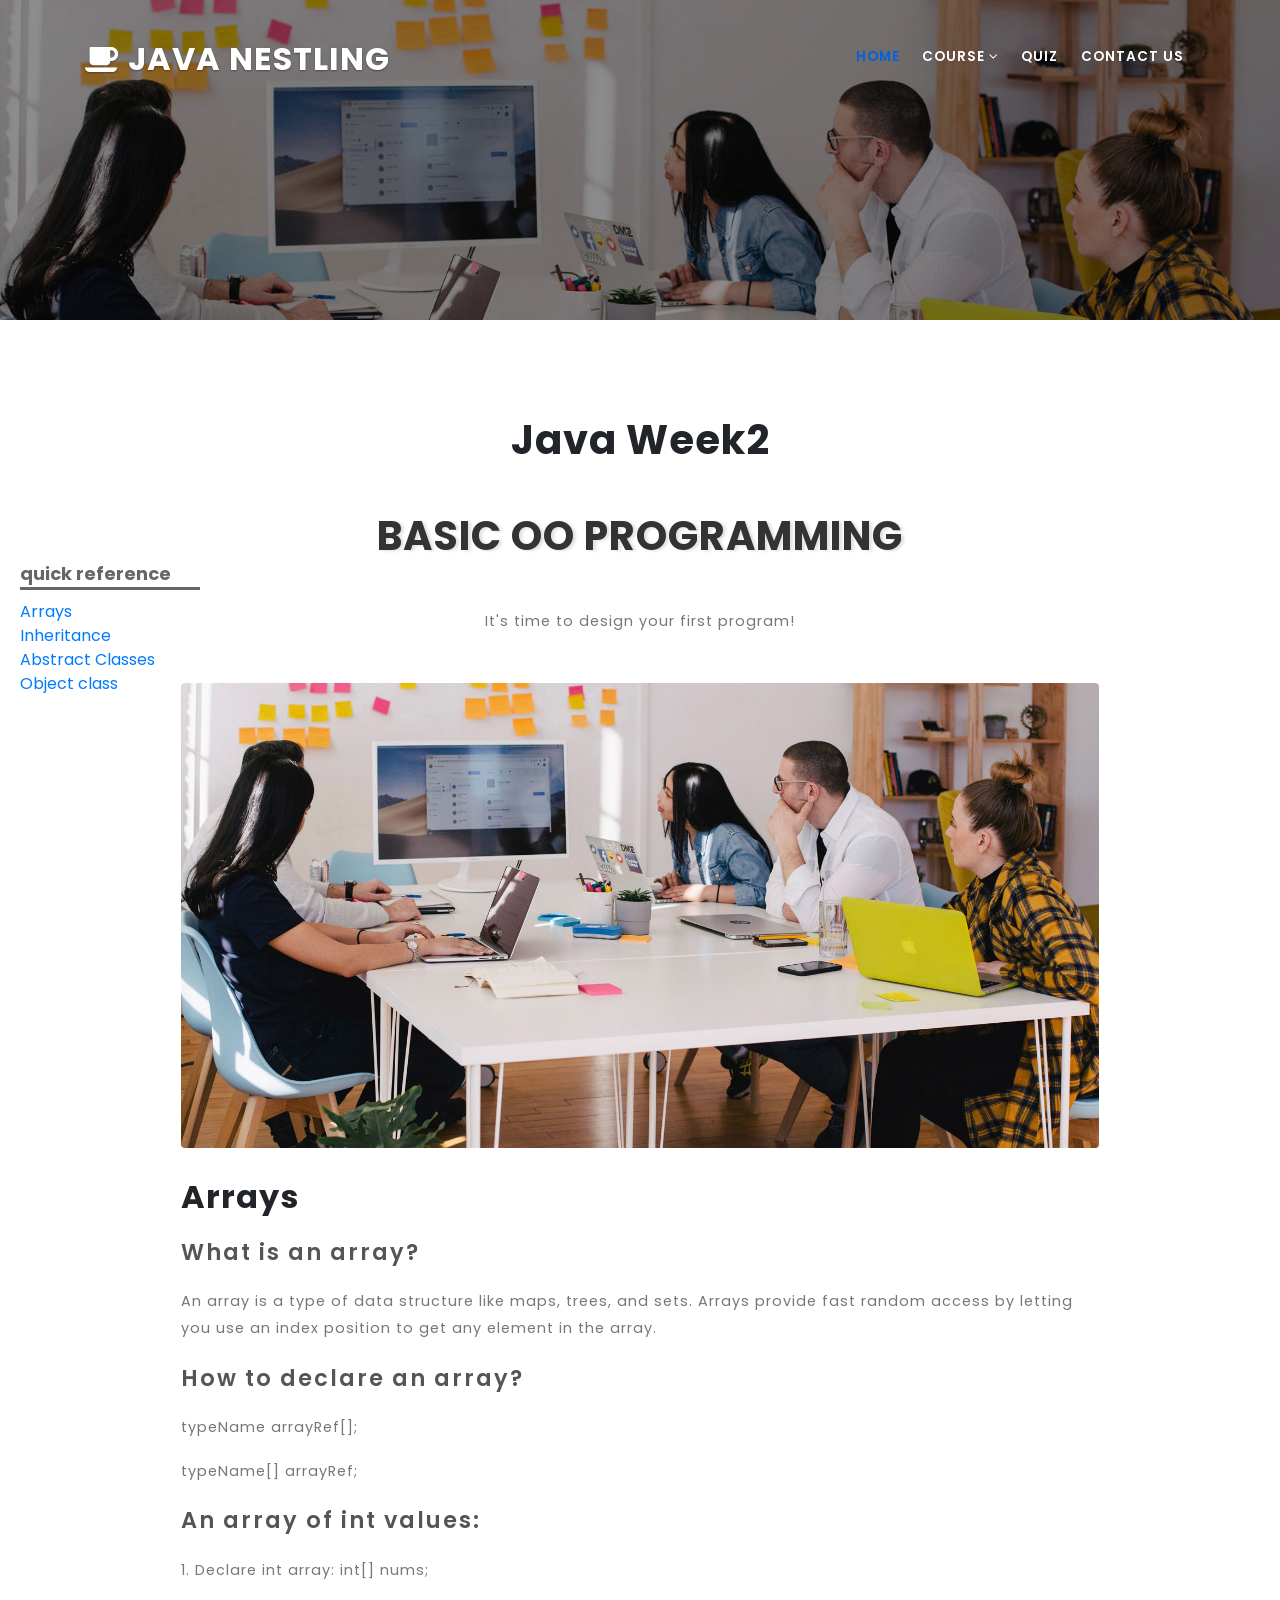
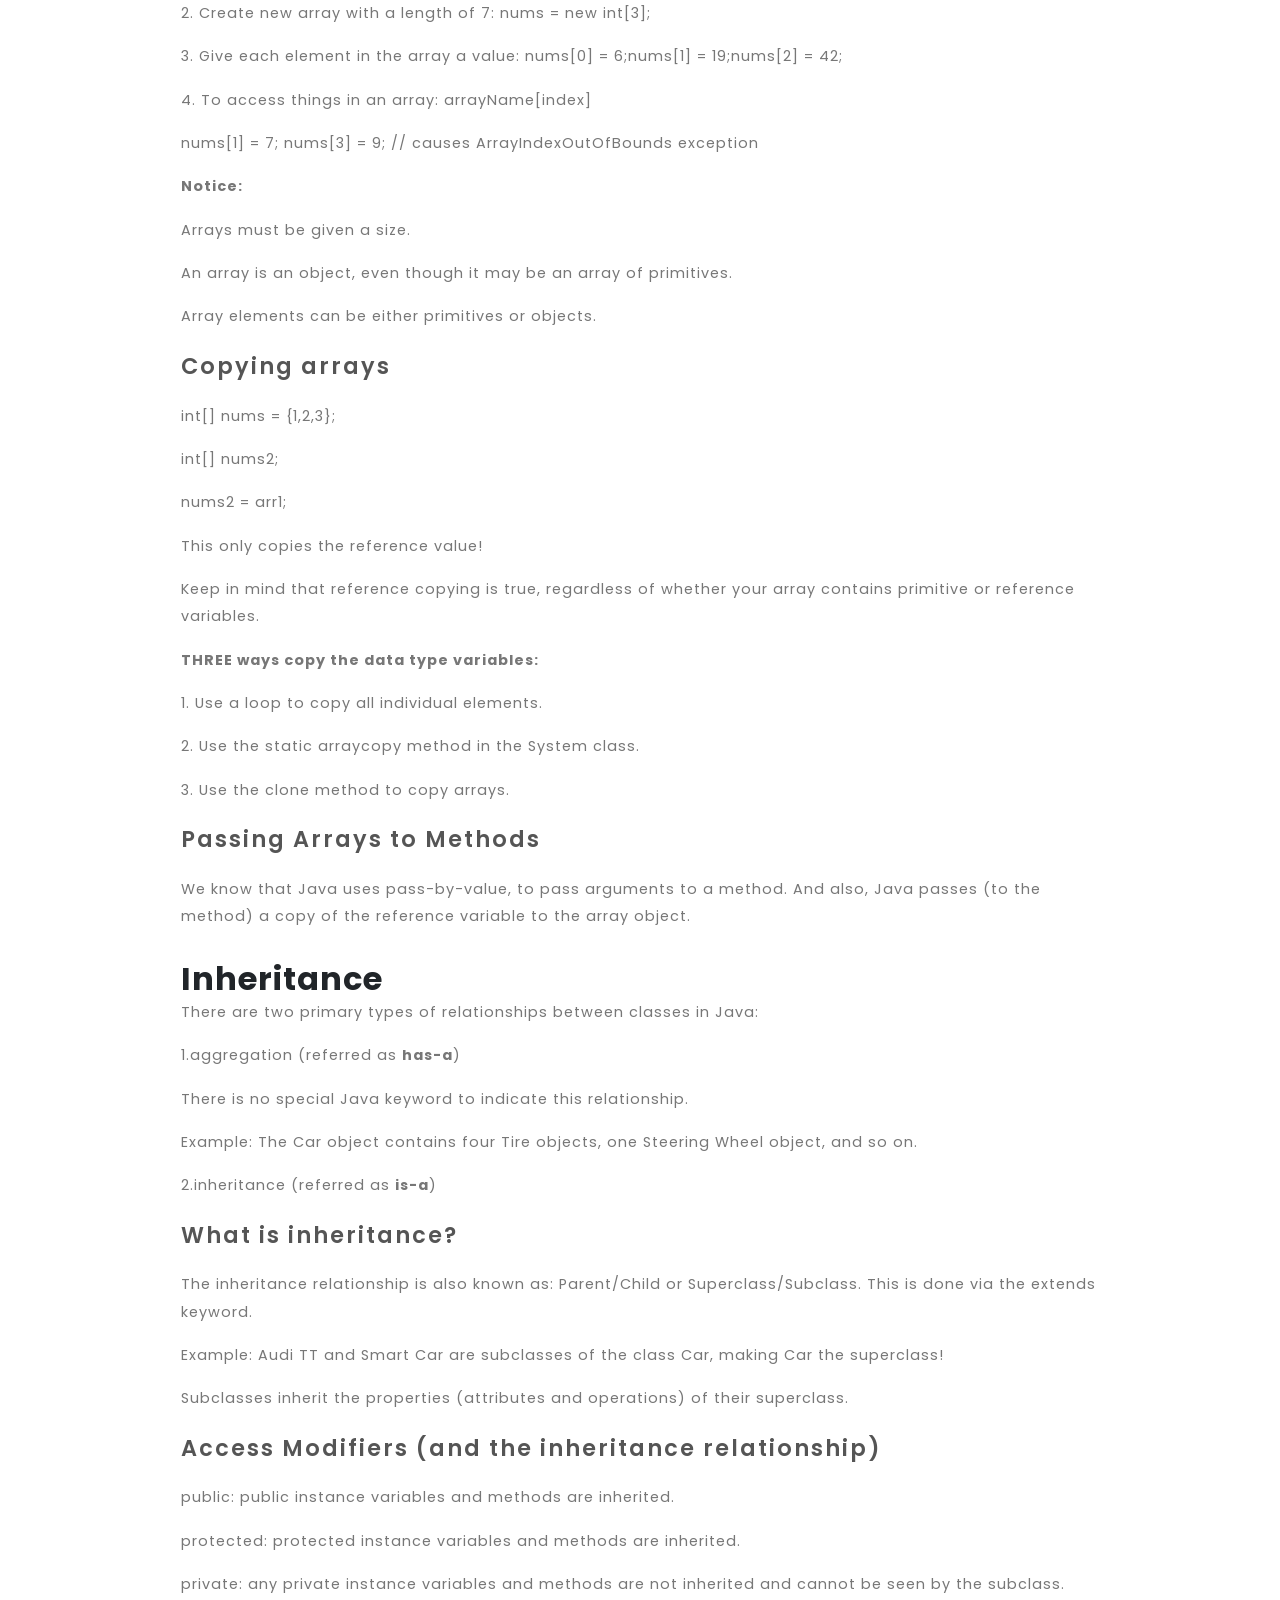
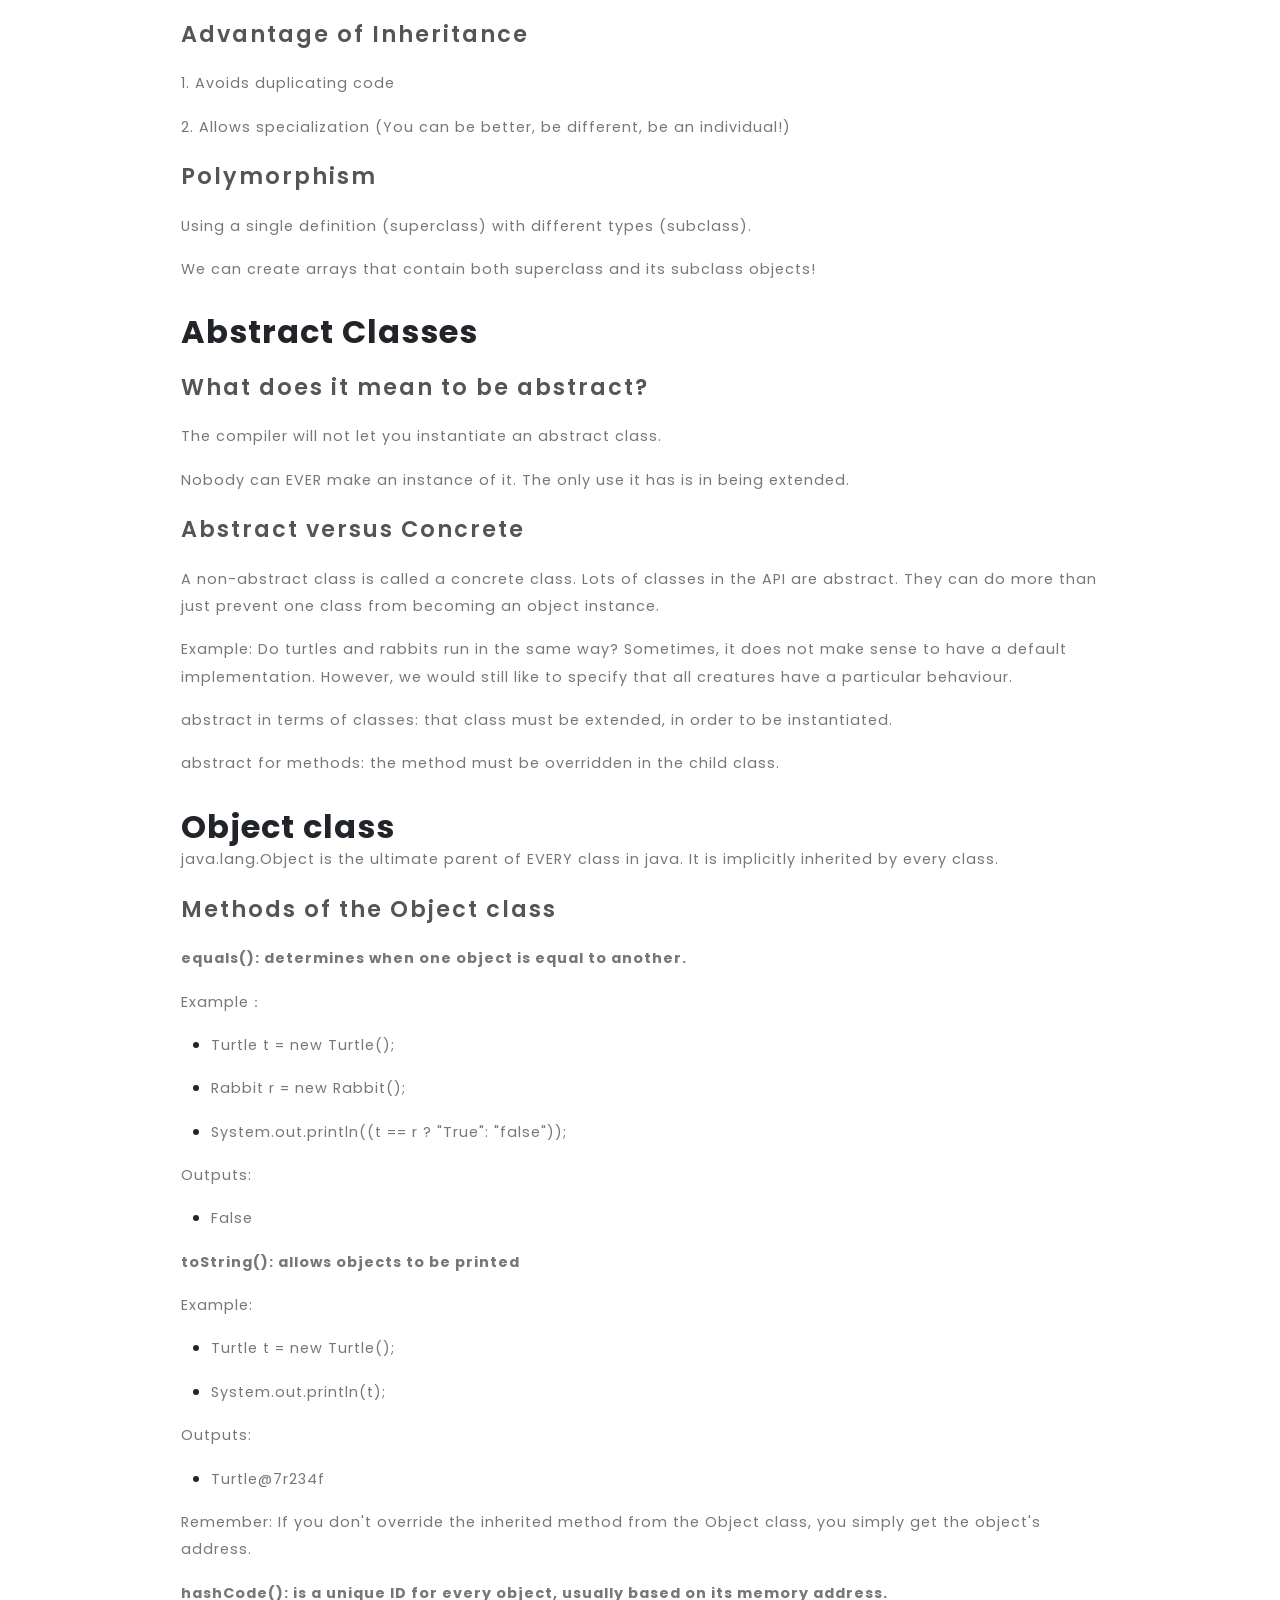
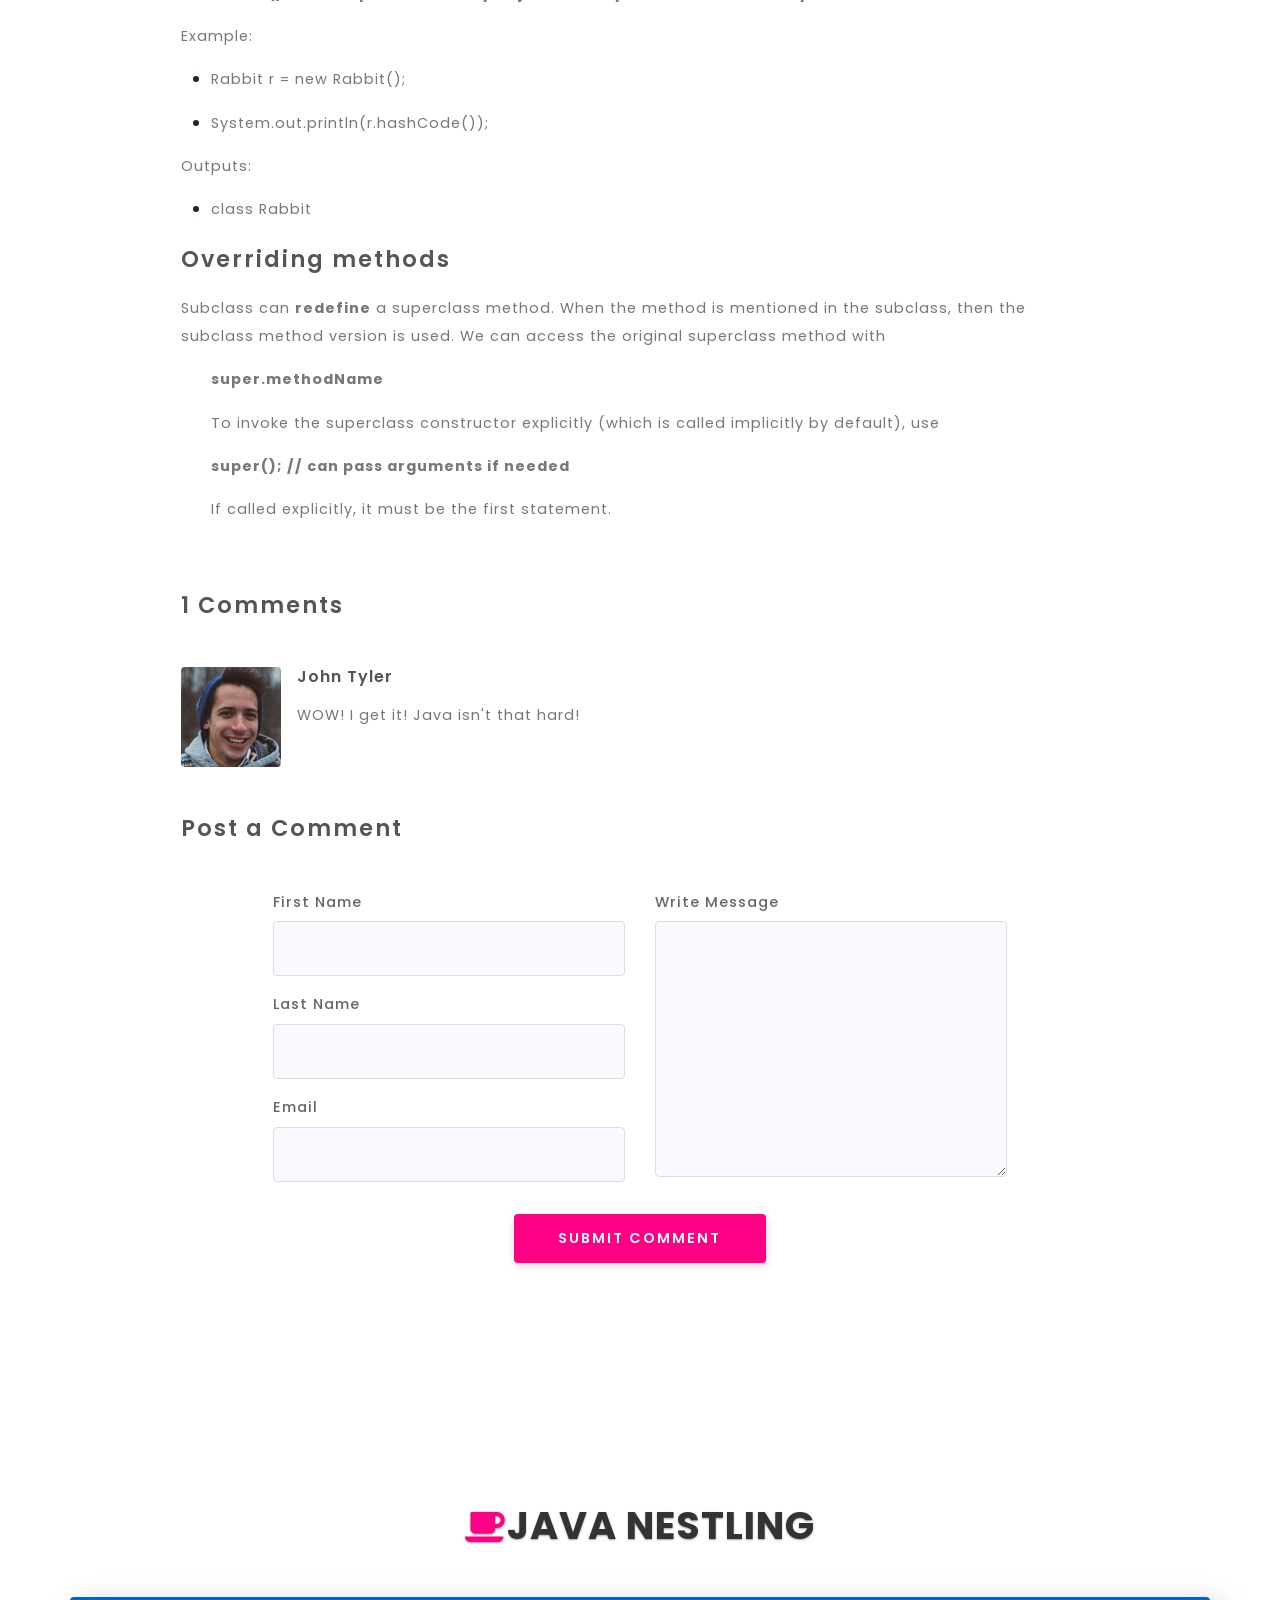
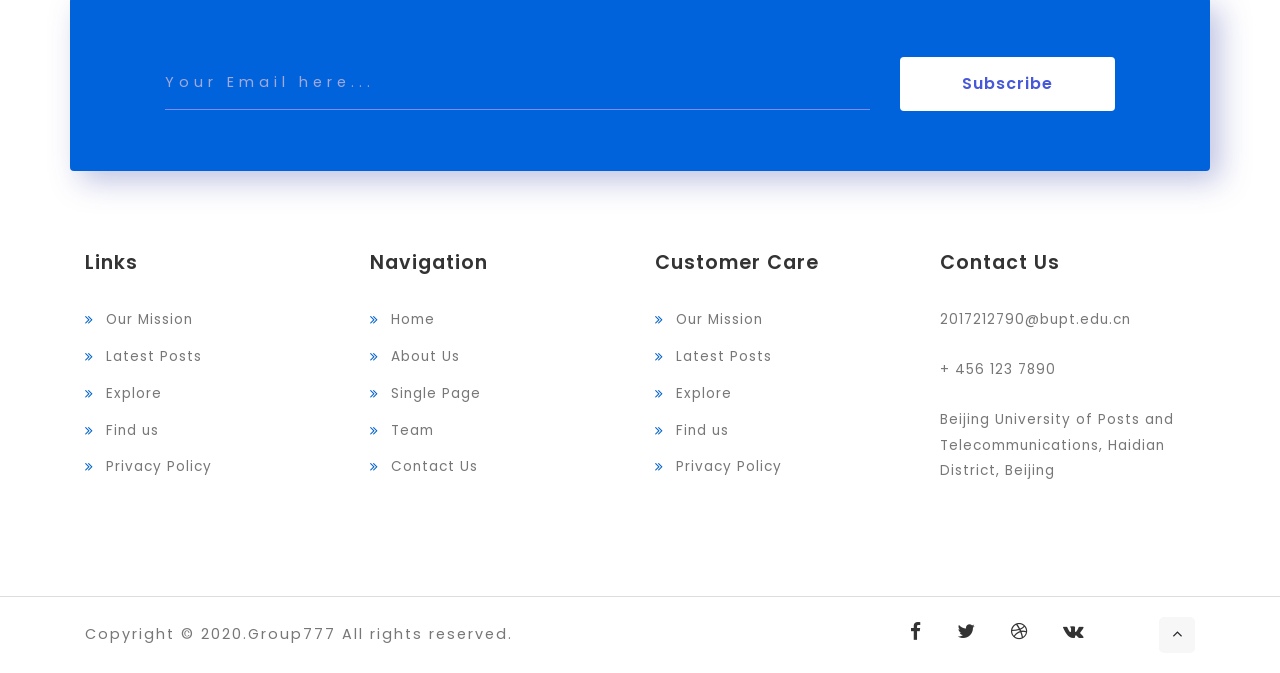
<file: week2.html>
<!DOCTYPE html>

<head>
    <title>Week2</title>
    <!-- Meta tag Keywords -->
    <meta name="viewport" content="width=device-width, initial-scale=1">
    <meta charset="UTF-8" />
    <meta name="keywords" content="" />
    <script>
        addEventListener("load", function() {
            setTimeout(hideURLbar, 0);
        }, false);

        function hideURLbar() {
            window.scrollTo(0, 1);
        }

    </script>
    <!-- //Meta tag Keywords -->
    <!-- Custom-Files -->
    <link rel="stylesheet" href="css/bootstrap.css">
    <!-- Bootstrap-Core-CSS -->
    <link rel="stylesheet" href="css/style.css" type="text/css" media="all" />
    <link rel="stylesheet" href="css/slider.css" type="text/css" media="all" />
    <!-- Style-CSS -->
    <!-- font-awesome-icons -->
    <link href="css/font-awesome.css" rel="stylesheet">
    <!-- //font-awesome-icons -->
    <!-- /Fonts -->
    <link href="http://fonts.googleapis.com/css?family=Poppins:100,100i,200,200i,300,300i,400,400i,500,500i,600,600i,700,700i,800,800i,900" rel="stylesheet">
    <!-- //Fonts -->
</head>

<body>
    <div class="page-sidebar" style="position: fixed; margin-top: 560px; margin-left: 20px; width: 180px; ">
        <ul class="list-unstyled" style="color: #666;">
            
            <li style="font-size: large; border-bottom: solid; margin-bottom: 10px;"><b>quick reference</b></li>
            <li><a href="#day1">Arrays</a></li>
            <li><a href="#day2">Inheritance</a></li>
            <li><a href="#day3">Abstract Classes</a></li>
            <li><a href="#day4">Object class</a></li>
            
           
        </ul>
    </div>
    <!-- mian-content -->
    <div class="main-w3layouts-header-sec inner-page" id="home">
        <div class="overlay-innerpage">
            <!-- header -->
            <header>
                <div class="container">
                    <div class="header d-lg-flex justify-content-between align-items-center">
                        <div class="header-section">
                            <h1>
                                <a class="navbar-brand logo editContent" href="index.html">
                                    <span class="fa fa-angellist"></span> Java Nestling
                                </a>
                            </h1>
                        </div>
                        <div class="nav_section">
                            <nav>
                                <label for="drop" class="toggle mt-lg-0 mt-1"><span class="fa fa-bars" aria-hidden="true"></span></label>
                                <input type="checkbox" id="drop" />
                                <ul class="menu">
                                    <li class="active"><a href="index.html">Home</a></li>
                                  
    
                                    <li>
                                        <!-- First Tier Drop Down -->
                                        <label for="drop-2" class="toggle">Dropdown <span class="fa fa-angle-down" aria-hidden="true"></span> </label>
                                        <a href="#skills">course <span class="fa fa-angle-down" aria-hidden="true"></span></a>
                                        <input type="checkbox" id="drop-2" />
                                        <ul class="inner-dropdown">
                                            <li><a href="week1.html">week1</a></li>
                                            <li><a href="week2.html">week2</a></li>
                                            <li><a href="week3.html">week3</a></li>
                                            <li><a href="week4.html">week4</a></li>
                                        </ul>
                                    </li>
                                    <li><a href="quiz.html">Quiz</a></li>
                                   
                                    <li><a href="contact.html">Contact Us</a></li>
                                   
    
                                </ul>
                            </nav>
                        </div>
    
                    </div>
                </div>
            </header>
            <!-- //header -->
        </div>
    </div>

    <!-- //banner -->
    <!-- //banner-botttom -->
    <section class="content-info py-5">
        <div class="container py-md-5">
            <h1 class="title-w3pvt mb-5 text-center">Java Week2</h1>
            <h3 class="title-w3pvt mb-5 text-center">Basic OO programming</h3>
            <p class="text-center">It's time to design your first program!</p>
            <div class="single-lavi-page mt-md-5 mt-4 px-lg-5">
                <div class="content-sing-w3layouts px-lg-5">
                    <img class="img-fluid" src="images/banner2.jpg" alt="">
                    <h2 style="margin-top:30px ;" id="day1">Arrays</h2>
                    <h4>What is an array?</h4>
    
                    <p>An array is a type of data structure like maps, trees, and sets. Arrays provide fast random access by letting you use an index position to get any element in the array.</p>
                    <h4>How to declare an array?</h4>
                    <ol class="list-unstyled">
                        <li><p>typeName arrayRef[];</p></li>
                        <li><p>typeName[] arrayRef;</p></li>
                      </ol>
                      <h4>An array of int values:</h4>
                      <ol class="list-unstyled">
                          <li><p>1.	Declare int array: int[] nums;</p></li>
                          <li><p>2.	Create new array with a length of 7: nums = new int[3];</p></li>
                          <li><p>3.	Give each element in the array a value: nums[0] = 6;nums[1] = 19;nums[2] = 42;</p></li>
                          <li><p>4.	To access things in an array: arrayName[index]
                              <p> nums[1] = 7;
                                nums[3] = 9; // causes ArrayIndexOutOfBounds exception</p></p></li>
                        <li><p><b>Notice:</b></p></li>
                        <li><p>Arrays must be given a size.</p></li>
                        <li><p>An array is an object, even though it may be an array of primitives.</p></li>
                        <li><p>Array elements can be either primitives or objects.</p></li>
                      </ol>

                        <h4>Copying arrays</h4>
                      <ul class="list-unstyled">
                          <li><p>int[] nums = {1,2,3};</p></li>
                          <li><p>int[] nums2;</p></li>
                          <li><p>nums2 = arr1;</p></li>
                          </ul>
                        <p>This only copies the reference value!</p>
                        <p>Keep in mind that reference copying is true, regardless of whether your array contains primitive or reference variables.</p>
                    
                        <p><b>THREE ways copy the data type variables:</b></p>
                        <ul class="list-unstyled">
                            <li><p>1. Use a loop to copy all individual elements.</p></li>
                            <li><p>2. Use the static arraycopy method in the System class.</p></li>
                            <li><p>3. Use the clone method to copy arrays.</p></li>
                        </ul>
                        <h4>Passing Arrays to Methods</h4>
                        <p>We know that Java uses pass-by-value, to pass arguments to a method. And also, Java passes (to the method) a copy of the reference variable to the array object.</p>
                       
                        <h2 style="margin-top:30px ;" id="day2">Inheritance</h2>
                        <p>There are two primary types of relationships between classes in Java:</p>
                        <ul class="list-unstyled">
                            <li><p>1.aggregation (referred as <b>has-a</b>)</p></li>
                            <ul class="list-unstyled">
                                <li><p>There is no special Java keyword to indicate this relationship.</p></li>
                                <li><p>Example: The Car object contains four Tire objects, one Steering Wheel object, and so on.</p></li>
                            </ul>
                            <li><p>2.inheritance (referred as <b>is-a</b>)</p></li>
                        </ul>
                        <h4>What is inheritance?</h4>
                        <p>The inheritance relationship is also known as: Parent/Child or Superclass/Subclass. This is done via the extends keyword.</p>
                        <p>Example: Audi TT and Smart Car are subclasses of the class Car, making Car the superclass!</p>
                        <p>Subclasses inherit the properties (attributes and operations) of their superclass.</p>
                        <h4>Access Modifiers (and the inheritance relationship)</h4>
                        <ul class="list-unstyled">
                            <li><p>public:
                                public instance variables and methods are inherited.
                                </p></li>
                            <li><p>protected:
                                protected instance variables and methods are inherited.
                                </p></li>
                            <li><p>private:
                                any private instance variables and methods are not inherited and cannot be seen by the subclass.
                                </p></li>
                        </ul>
                        <h4>Advantage of Inheritance</h4>
                        <ul class="list-unstyled">
                            <li><p>1. Avoids duplicating code</p></li>
                            <li><p>2. Allows specialization (You can be better, be different, be an individual!)</p></li>
                        
                        </ul>
                        <h4>Polymorphism</h4>
                        <p>Using a single definition (superclass) with different types (subclass).</p>
                        <p>We can create arrays that contain both superclass and its subclass objects!</p>

                        <h2 style="margin-top:30px ;" id='day3'>Abstract Classes</h2>
                        <h4>What does it mean to be abstract?</h4>
                        <p>The compiler will not let you instantiate an abstract class.</p>
                        <p>Nobody can EVER make an instance of it.
                            The only use it has is in being extended.
                            </p>
                         <h4>Abstract versus Concrete</h4>
                         <p>A non-abstract class is called a concrete class. Lots of classes in the API are abstract. They can do more than just prevent one class from becoming an object instance.</p>

                         <p>Example: Do turtles and rabbits run in the same way? Sometimes, it does not make sense to have a default implementation. However, we would still like to specify that all creatures have a particular behaviour.</p>
                            <p>abstract in terms of classes: that class must be extended, in order to be instantiated.</p>
                            <p>abstract for methods: the method must be overridden in the child class.</p>

                        <h2 style="margin-top:30px ;" id="day4">Object class</h2>
                        <p>java.lang.Object is the ultimate parent of EVERY class in java. It is implicitly inherited by every class.</p>
                         <h4>Methods of the Object class</h4>   
                         <p><b>equals(): determines when one object is equal to another.</b></p>
                         <p>Example：</p>
                         <ul style="margin-left: 30px;">
                             <li><p>Turtle t = new Turtle();</p></li>
                             <li><p>Rabbit r = new Rabbit();</p></li>
                             <li><p>System.out.println((t == r ? "True": "false"));</p></li>
                         </ul>
                         <p>Outputs: </p>
                         <ul style="margin-left: 30px;">
                             <li><p>False</p></li>
                         </ul>
                         <p><b>toString(): allows objects to be printed</b></p>
                         <p>Example:</p>
                         <ul style="margin-left: 30px;">
                             <li><p>Turtle t = new Turtle();</p></li>
                             <li><p>System.out.println(t);</p></li>
                         </ul>
                    <p>Outputs:</p>
                    <ul style="margin-left: 30px;">
                        <li><p>Turtle@7r234f</p></li>
                    </ul>
                    <p>Remember: If you don't override the inherited method from the Object class, you simply get the object's address.</p>
                
                    <p><b>hashCode(): is a unique ID for every object, usually based on its memory address.</b></p>
                        <p>Example:</p>
                        <ul style="margin-left: 30px;">
                            <li><p>Rabbit r = new Rabbit();</p></li>
                            <li><p>System.out.println(r.hashCode());</p></li>
                        </ul>
                        <p>Outputs:</p>
                        <ul style="margin-left: 30px;">
                            <li><p>class Rabbit</p></li>
                        </ul>
                    <h4>Overriding methods</h4>
                    <p>Subclass can <b>redefine</b> a superclass method. When the method is mentioned in the subclass, then the subclass method version is used. We can access the original superclass method with</p>
                        <div style="margin-left: 30px;">
                            <p><b>super.methodName</b></p>
                            <p>To invoke the superclass constructor explicitly (which is called implicitly by default), use </p>
                            <p><b>super(); // can pass arguments if needed</b></p>
                            <p>If called explicitly, it must be the first statement.</p>
                        </div>
                    <div style="height: 30px;"></div>
                    
                        




                        
               
                <div class="comment-sec-w3layouts">
                    <h4 class="leave-w3layouts mb-5">1 Comments</h4>
                    <ul class="list-unstyled">
                        <li class="media">
                            <img class="mr-3 img-fluid" src="images/m1.jpg" alt="">

                            <div class="media-body">
                                <h5 class="mt-0 mb-1">John Tyler</h5>
                                <p class="mt-3">WOW! I get it! Java isn't that hard!</p>
                            </div>
                        </li>
                        
                    </ul>
                </div>
                <div class="comment-bottom lavi_mail_grid_right p-0 my-lg-5 my-4">
                    <h4 class="leave-w3layouts mb-5">Post a Comment</h4>
                    <form action="#" class="w3layouts-contact-fm" method="post">
                        <div class="row">
                            <div class="col-lg-6">
                                <div class="form-group">
                                    <label>First Name</label>
                                    <input class="form-control" type="text" name="Name" placeholder="" required="">
                                </div>
                                <div class="form-group">
                                    <label>Last Name</label>
                                    <input class="form-control" type="text" name="Name" placeholder="" required="">
                                </div>
                                <div class="form-group">
                                    <label>Email</label>
                                    <input class="form-control" type="email" name="Email" placeholder="" required="">
                                </div>
                            </div>
                            <div class="col-lg-6">
                                <div class="form-group">
                                    <label>Write Message</label>
                                    <textarea class="form-control" name="Message" placeholder="" required=""></textarea>
                                </div>



                            </div>
                            <div class="form-group mx-auto mt-3">
                                <button type="submit" class="btn submit">Submit Comment</button>
                            </div>
                        </div>

                    </form>
                </div>

            </div>

        </div>
    </section>
    <!-- //banner-botttom -->

    <!-- footer -->
    <footer class="footer-content py-5">
        <div class="container py-md-3">
            <div class="footer-top text-center mb-5">
                <h2>
                    <a class="navbar-brand pt-3 mb-5" href="index.html">
                        <span class="fa fa-angellist"></span>java nestling
                    </a>
                </h2>
                <div class="contact-form mx-auto text-left">
                    <form method="post" action="#">
                        <div class="row subscribe-sec">
                            <div class="col-md-9 con-gd">
                                <input type="email" class="form-control" id="email" placeholder="Your Email here..." name="email" required>

                            </div>
                            <div class="col-md-3 con-gd">
                                <button type="submit" class="btn btn-default">Subscribe</button>
                            </div>

                        </div>

                    </form>
                </div>
            </div>
            <div class="row footer-top-inner-w3layouts">
                <div class="col-lg-3 col-md-6 mt-lg-0 mt-4">
                    <div class="footer-lavi">
                        <h3 class="mb-3 lavi_title">Links</h3>
                        <hr>
                        <ul class="list-info-lavi">
                            <li>
                                <a href="about.html"><span class="fa fa-angle-double-right" aria-hidden="true"></span>
                                    Our Mission
                                </a>
                            </li>
                            <li>
                                <a href="#"><span class="fa fa-angle-double-right" aria-hidden="true"></span>
                                    Latest Posts
                                </a>
                            </li>
                            <li>
                                <a href="#"><span class="fa fa-angle-double-right" aria-hidden="true"></span>
                                    Explore
                                </a>
                            </li>
                            <li>
                                <a href="contact.html"><span class="fa fa-angle-double-right" aria-hidden="true"></span>
                                    Find us
                                </a>
                            </li>
                            <li>
                                <a href="#"><span class="fa fa-angle-double-right" aria-hidden="true"></span>
                                    Privacy Policy
                                </a>
                            </li>
                        </ul>
                    </div>
                </div>
                <div class="col-lg-3 col-md-6 mt-lg-0 mt-4">
                    <div class="footer-lavi">
                        <h3 class="mb-3 lavi_title">Navigation</h3>
                        <hr>
                        <ul class="list-info-lavi">
                            <li>
                                <a href="index.html"><span class="fa fa-angle-double-right" aria-hidden="true"></span>
                                    Home
                                </a>
                            </li>
                            <li>
                                <a href="about.html"><span class="fa fa-angle-double-right" aria-hidden="true"></span>
                                    About Us
                                </a>
                            </li>
                            <li>
                                <a href="single.html"><span class="fa fa-angle-double-right" aria-hidden="true"></span>
                                    Single Page
                                </a>
                            </li>
                            <li>
                                <a href="about.html"><span class="fa fa-angle-double-right" aria-hidden="true"></span>
                                    Team
                                </a>
                            </li>
                            <li>
                                <a href="contact.html"><span class="fa fa-angle-double-right" aria-hidden="true"></span>
                                    Contact Us
                                </a>
                            </li>
                        </ul>
                    </div>
                </div>
                <div class="col-lg-3 col-md-6 mt-lg-0 mt-4">
                    <div class="footer-lavi">
                        <h3 class="mb-3 lavi_title">Customer Care</h3>
                        <hr>
                        <ul class="list-info-lavi">
                            <li>
                                <a href="about.html"><span class="fa fa-angle-double-right" aria-hidden="true"></span>
                                    Our Mission
                                </a>
                            </li>
                            <li>
                                <a href="#"><span class="fa fa-angle-double-right" aria-hidden="true"></span>
                                    Latest Posts
                                </a>
                            </li>
                            <li> <a href="#"><span class="fa fa-angle-double-right" aria-hidden="true"></span>

                                    Explore
                                </a>
                            </li>
                            <li>
                                <a href="contact.html"><span class="fa fa-angle-double-right" aria-hidden="true"></span>
                                    Find us
                                </a>
                            </li>
                            <li>
                                <a href="#"><span class="fa fa-angle-double-right" aria-hidden="true"></span>
                                    Privacy Policy
                                </a>
                            </li>
                        </ul>
                    </div>
                </div>
                <div class="col-lg-3 col-md-6 mt-lg-0 mt-4">
                    <div class="footer-lavi">
                        <h3 class="mb-3 lavi_title">Contact Us</h3>
                        <hr>
                        <div class="last-w3layouts-contact">
                            <p>
                                <a href="mailto:example@email.com">2017212790@bupt.edu.cn</a>
                            </p>
                        </div>
                        <div class="last-w3layouts-contact my-2">
                            <p>+ 456 123 7890</p>
                        </div>
                        <div class="last-w3layouts-contact">
                            <p>Beijing University of Posts and Telecommunications, Haidian District, Beijing</p>
                        </div>
                    </div>
                </div>

            </div>

        </div>
        <!-- //footer bottom -->
    </footer>
    <!-- //footer -->
    <div class="copy-right">
        <div class="container">
            <div class="row">
                <p class="copy-right-grids text-md-left text-center my-sm-4 my-4 col-md-6">Copyright &copy; 2020.Group777 All rights reserved.</p>
                <div class="w3layouts-footer text-md-right text-center mt-4 col-md-5">
                    <ul class="list-unstyled w3layouts-icons">
                        <li>
                            <a href="#">
                                <span class="fa fa-facebook-f"></span>
                            </a>
                        </li>
                        <li>
                            <a href="#">
                                <span class="fa fa-twitter"></span>
                            </a>
                        </li>
                        <li>
                            <a href="#">
                                <span class="fa fa-dribbble"></span>
                            </a>
                        </li>
                        <li>
                            <a href="#">
                                <span class="fa fa-vk"></span>
                            </a>
                        </li>
                    </ul>
                </div>
                <div class="move-top text-right col-md-1"><a href="#home" class="move-top"> <span class="fa fa-angle-up  mb-3" aria-hidden="true"></span></a></div>

            </div>
        </div>
    </div>
</body>

</html>
</file>
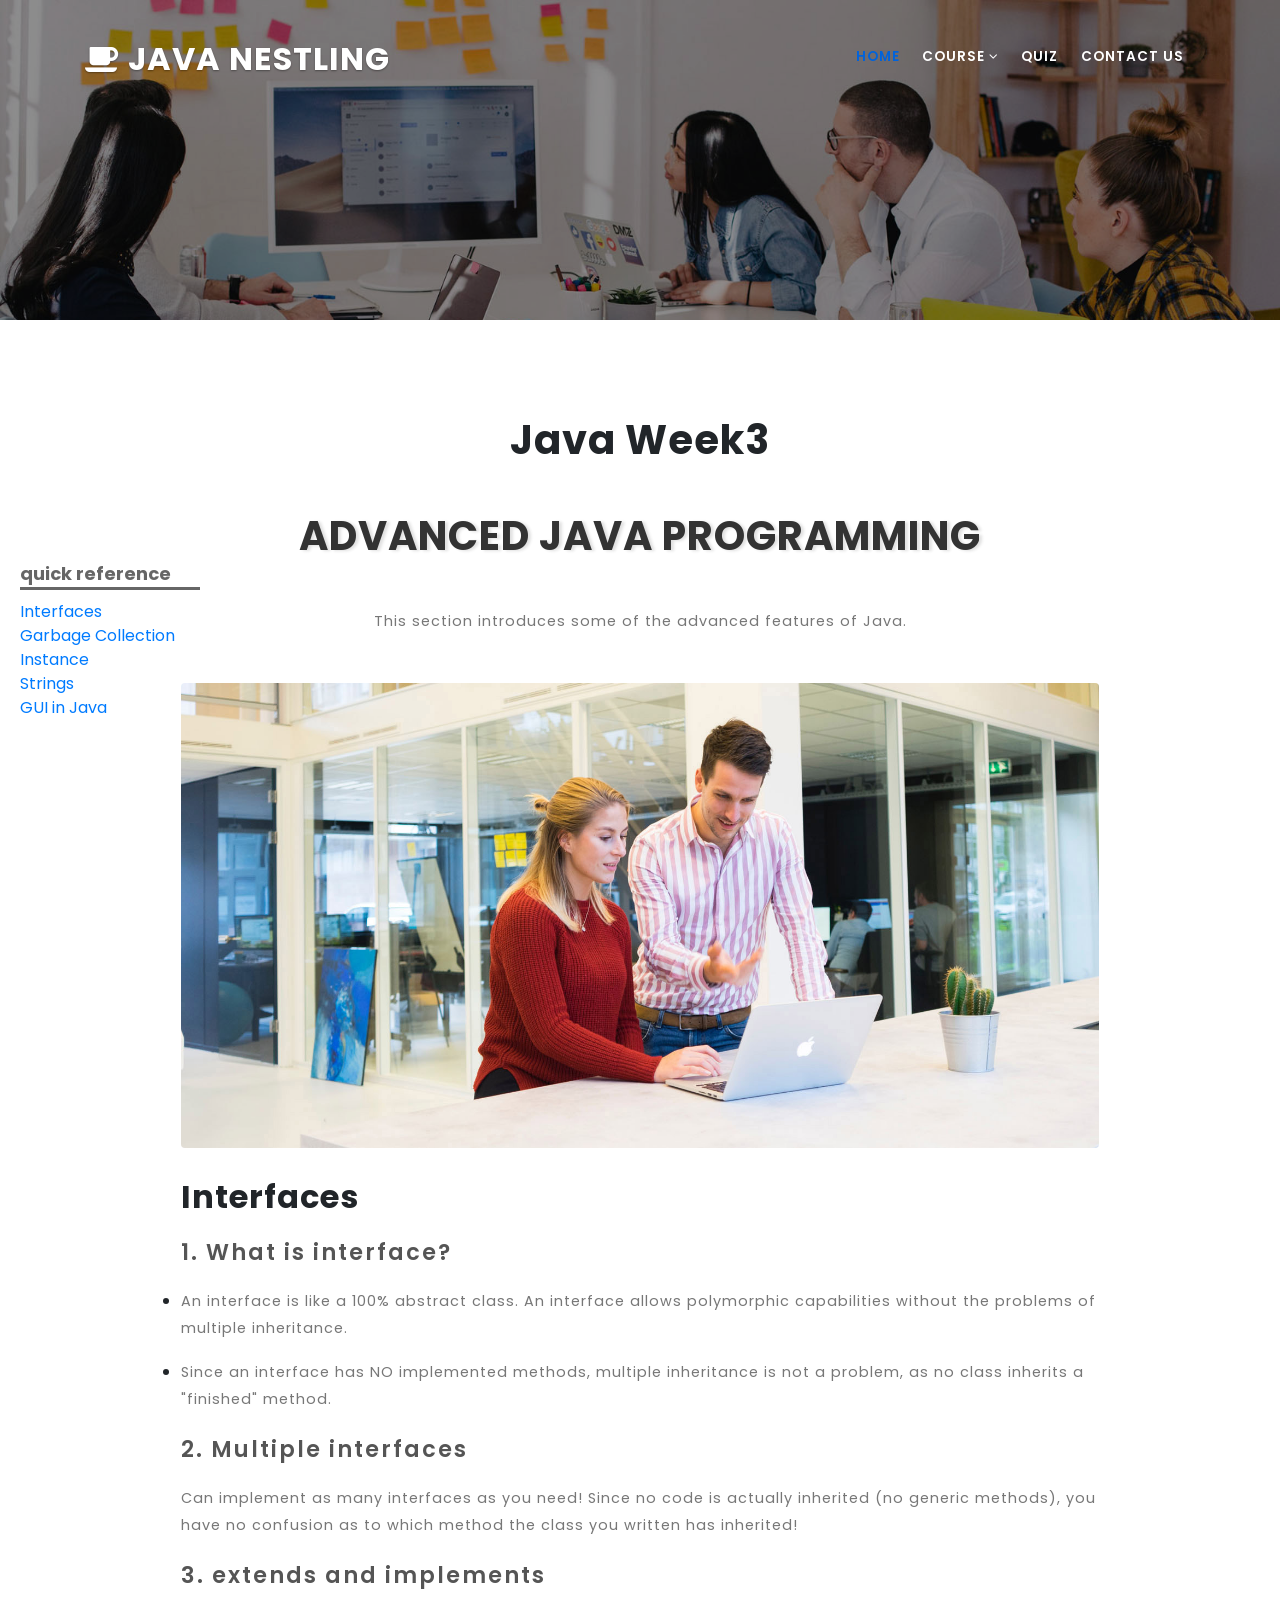
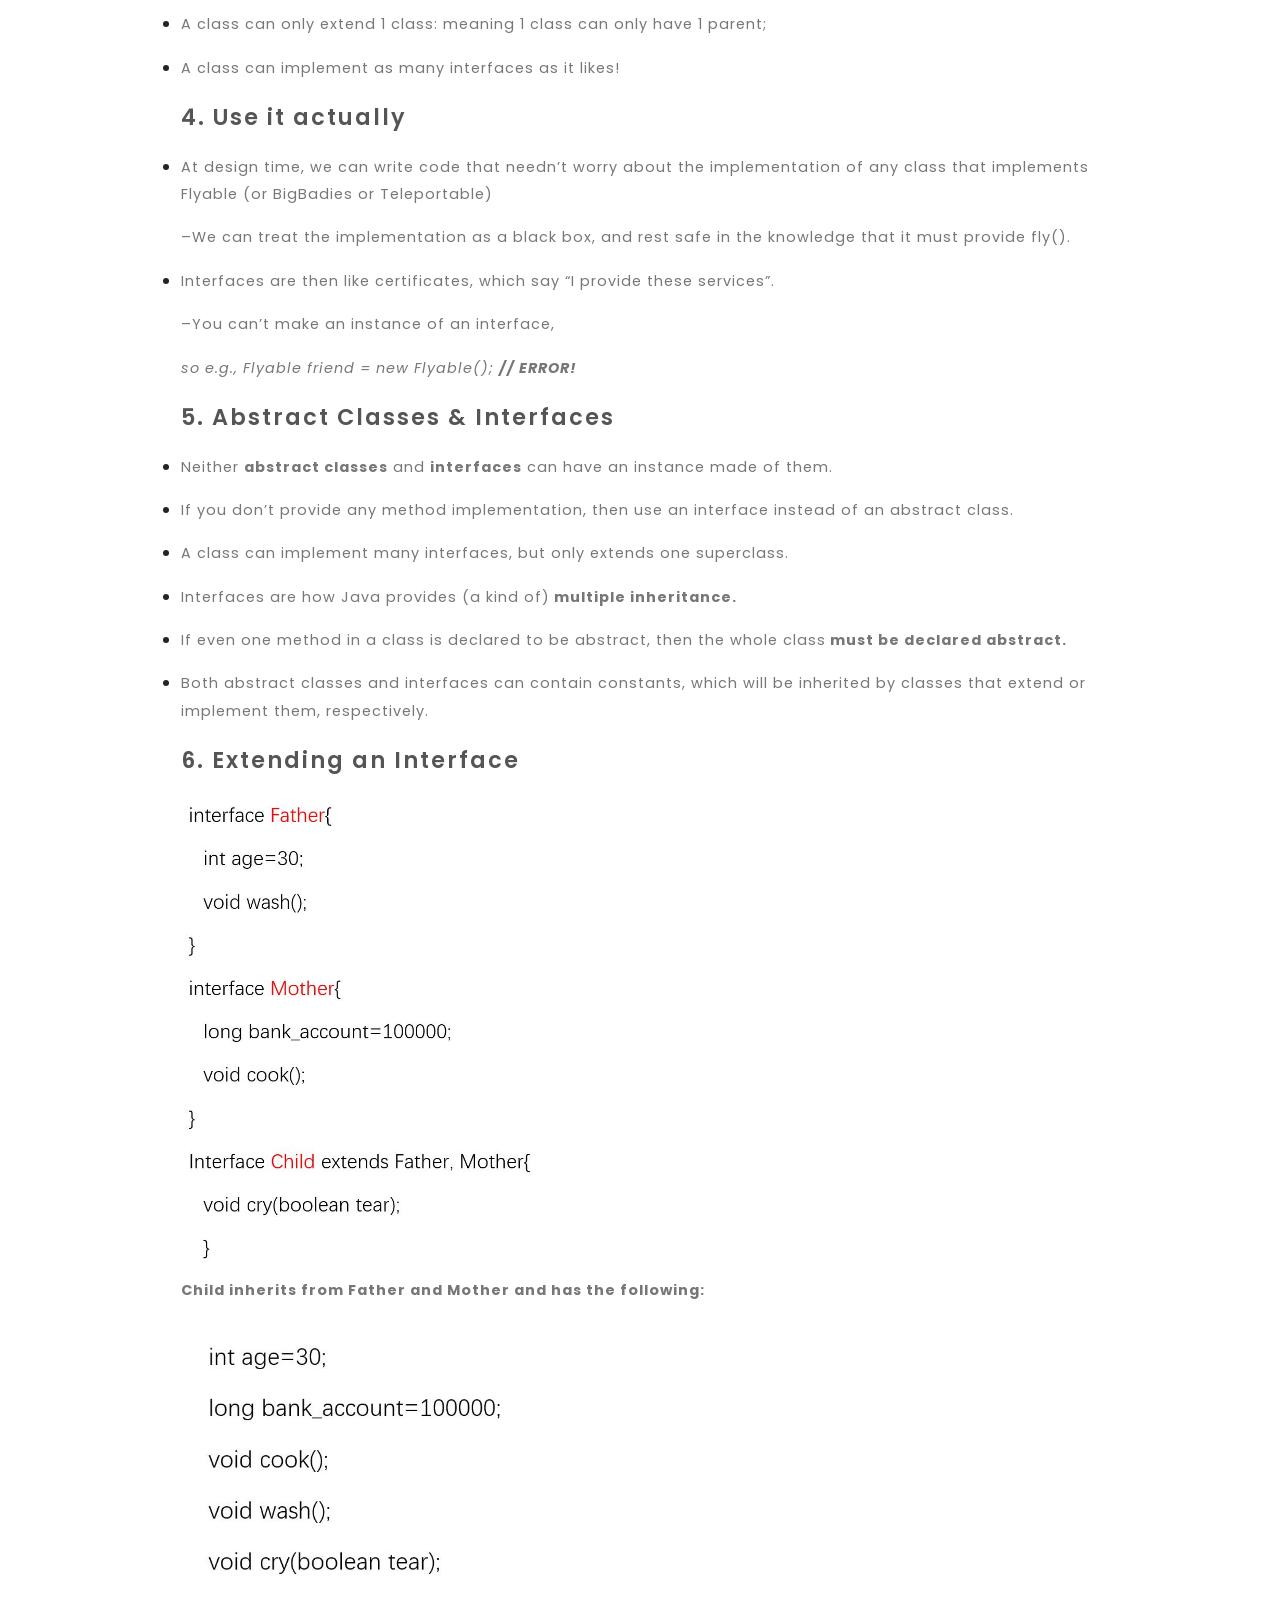
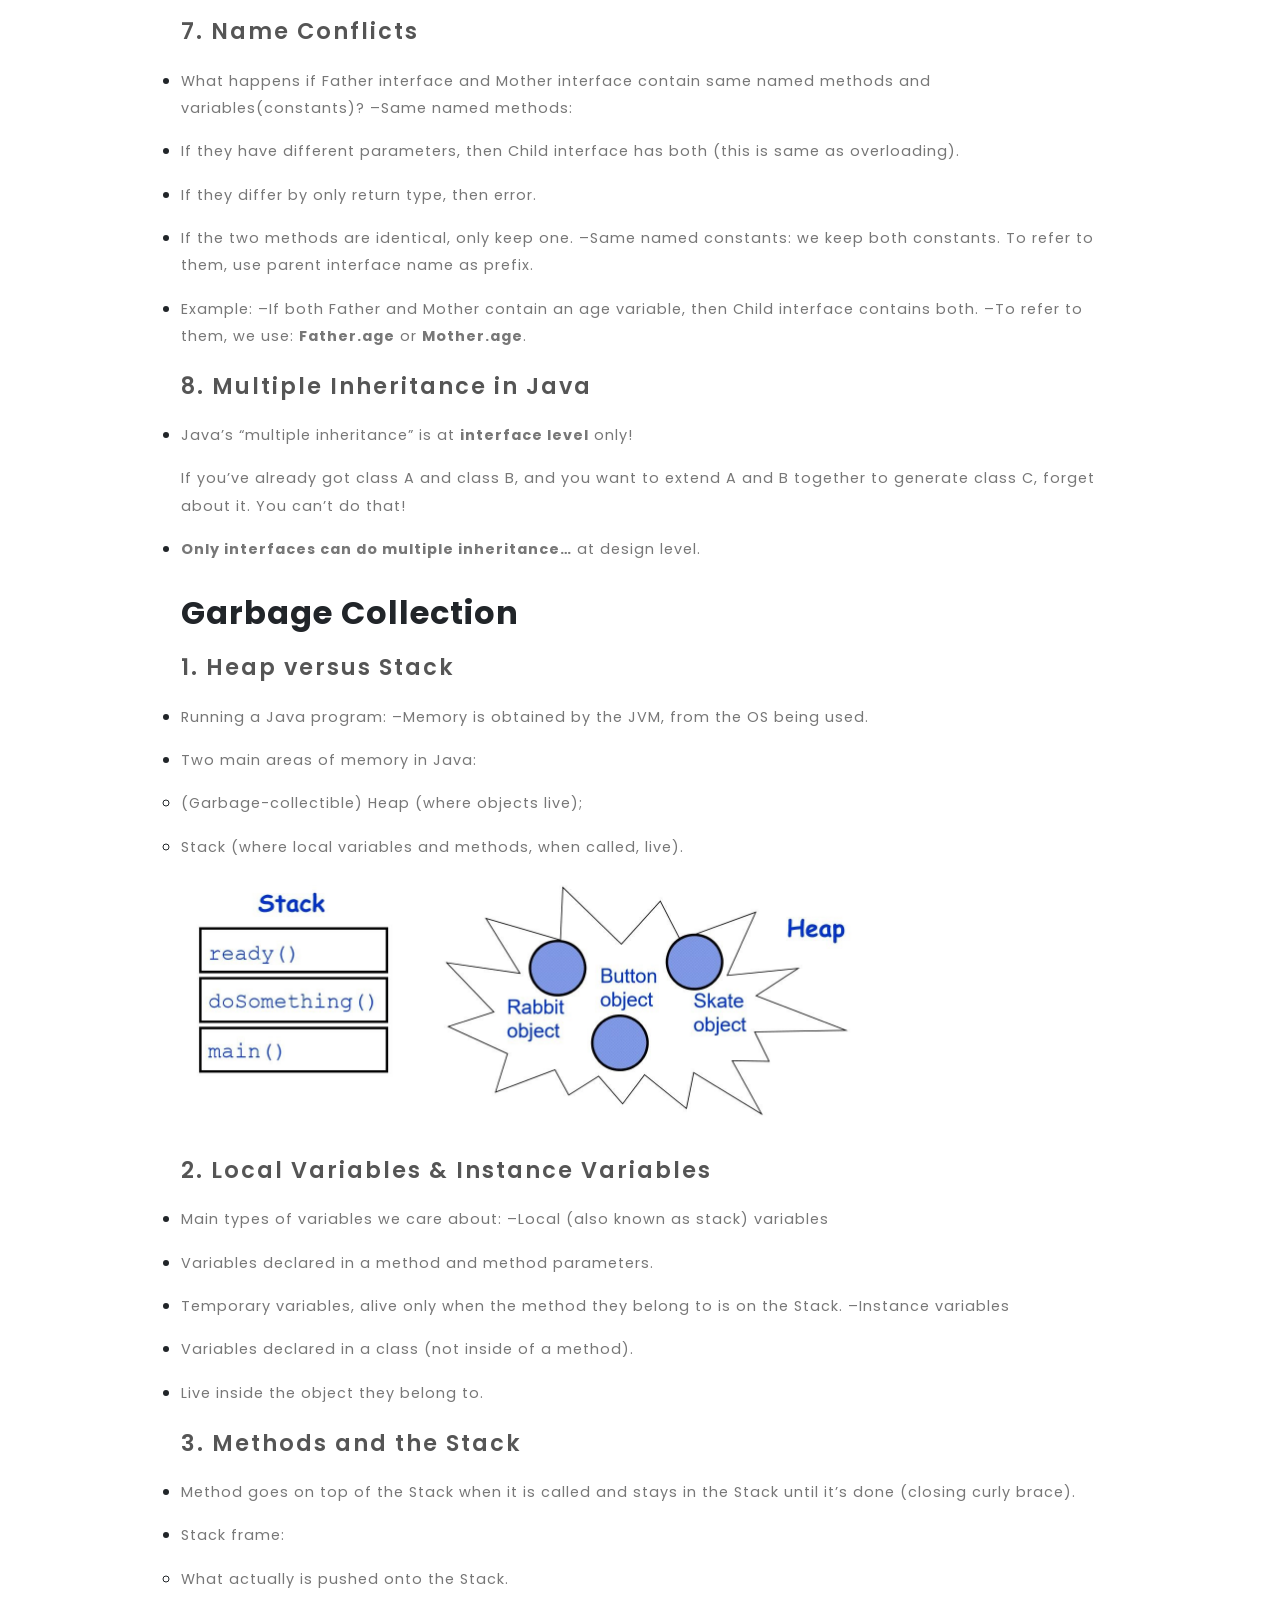
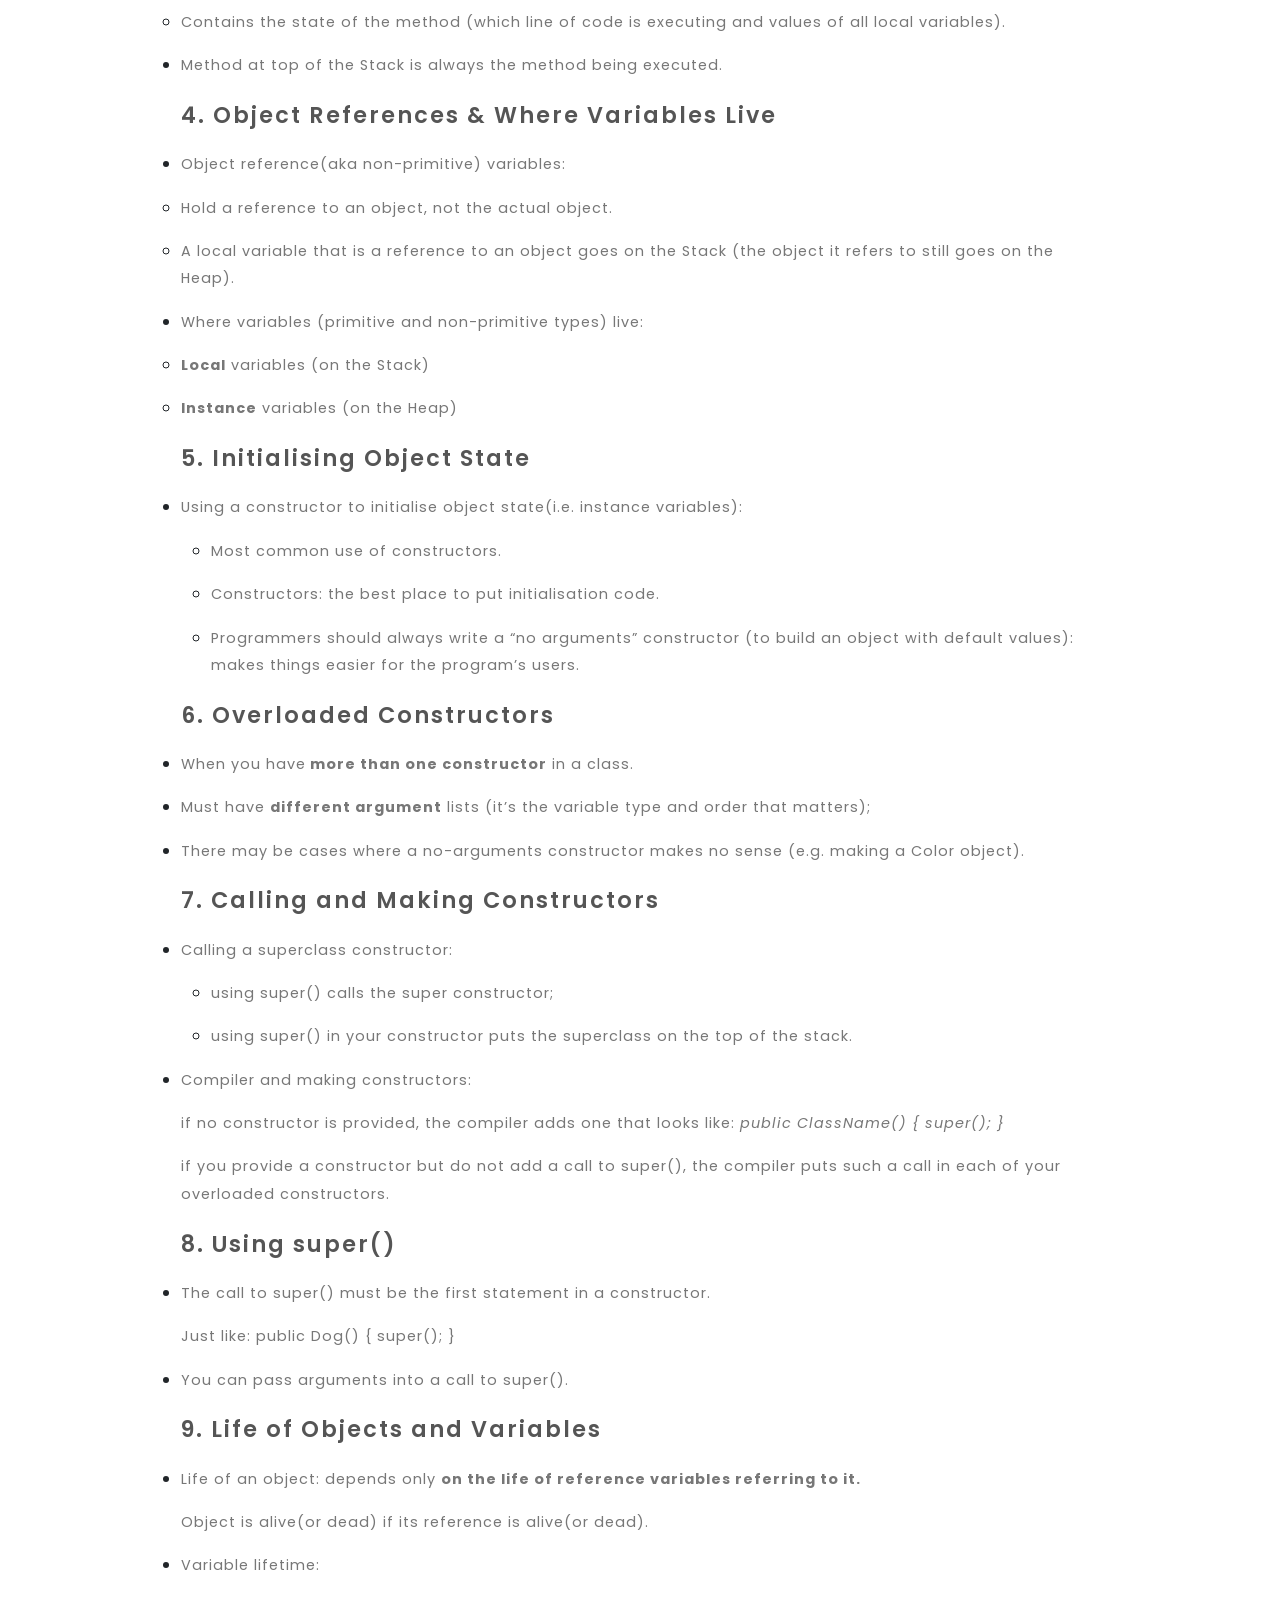
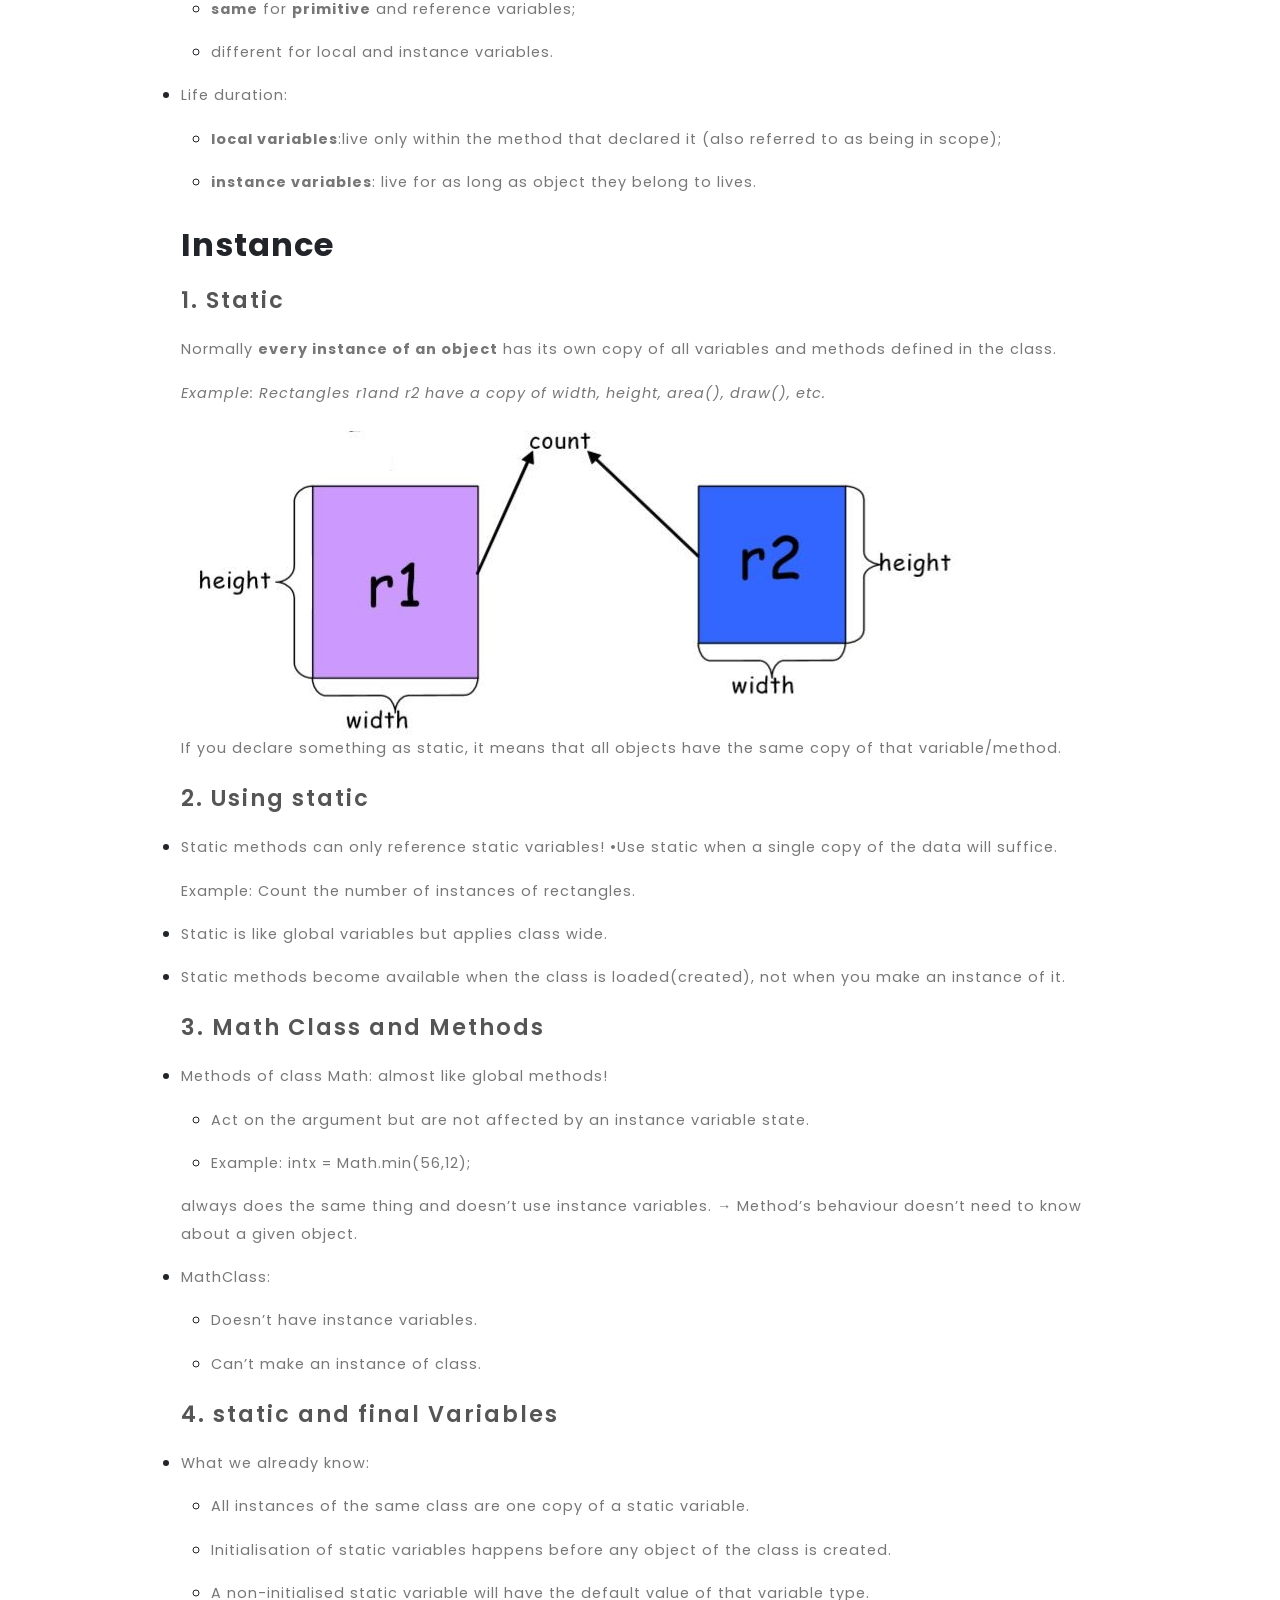
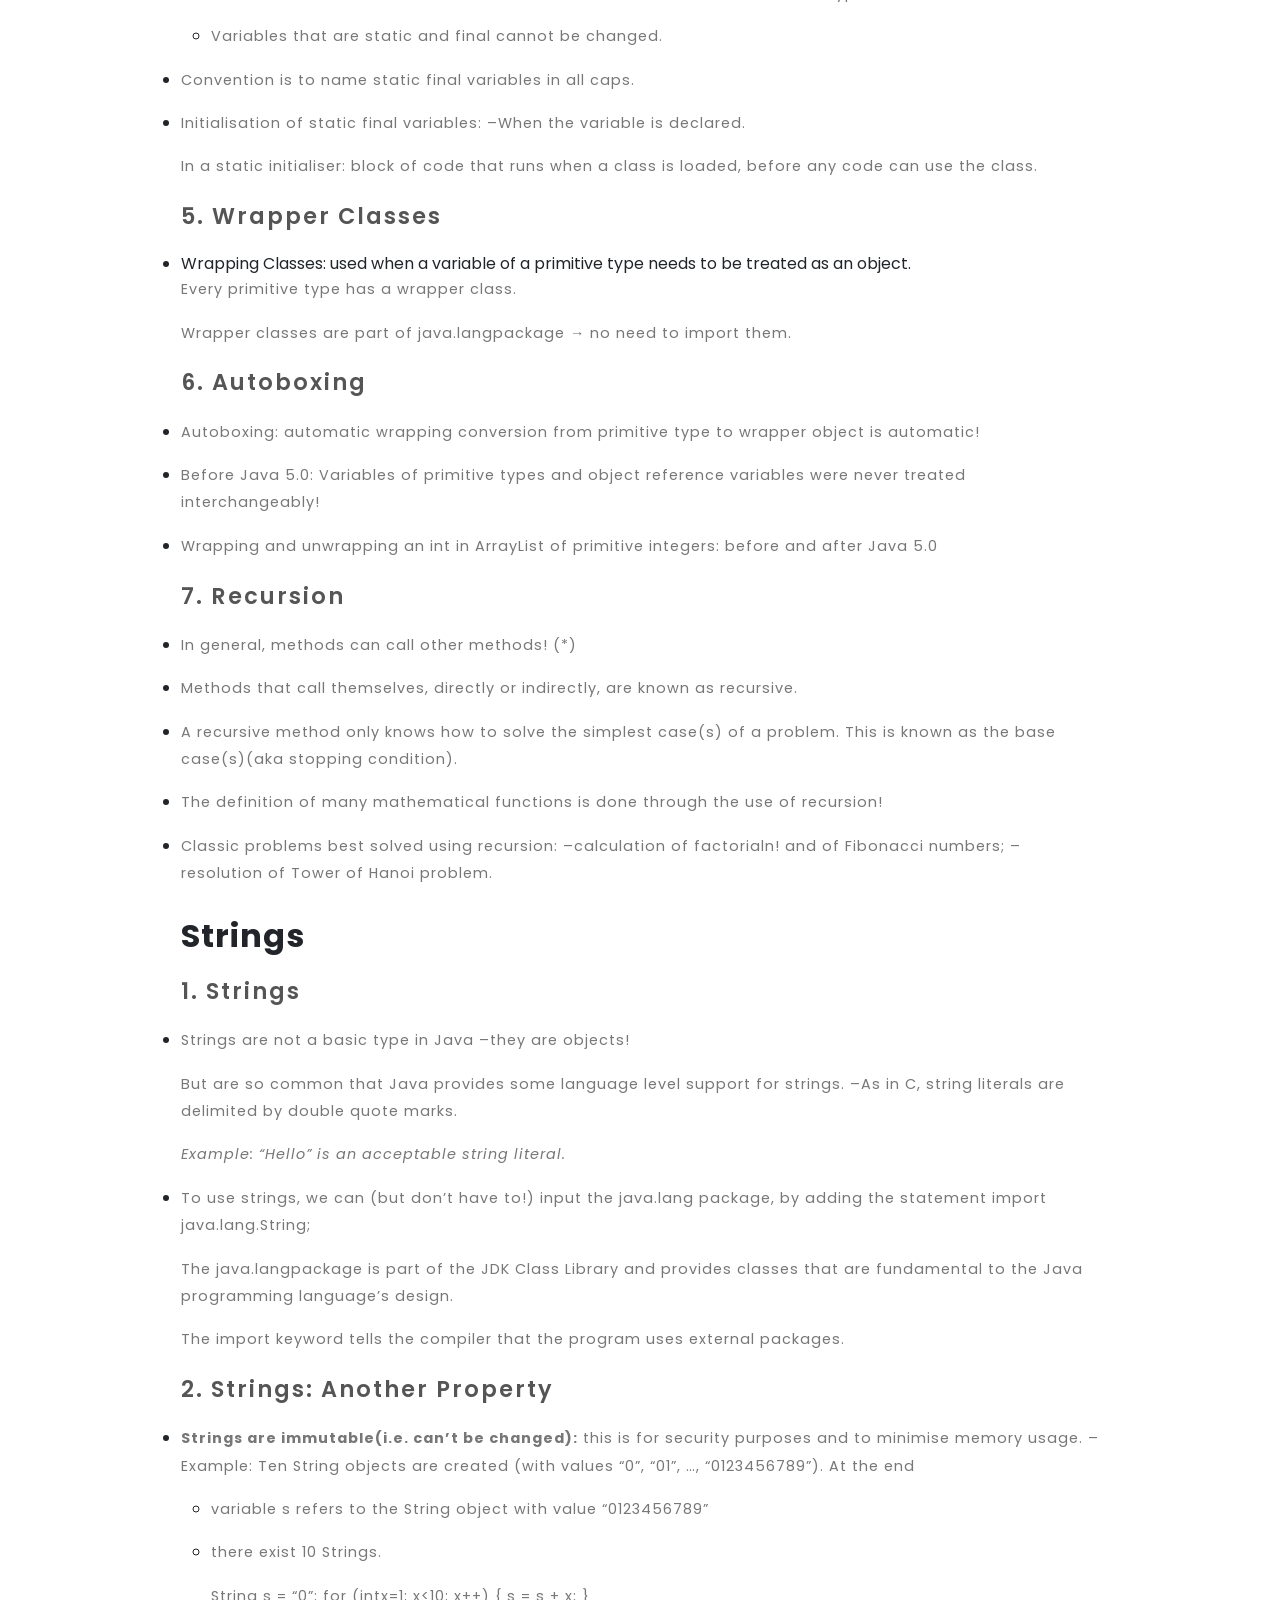
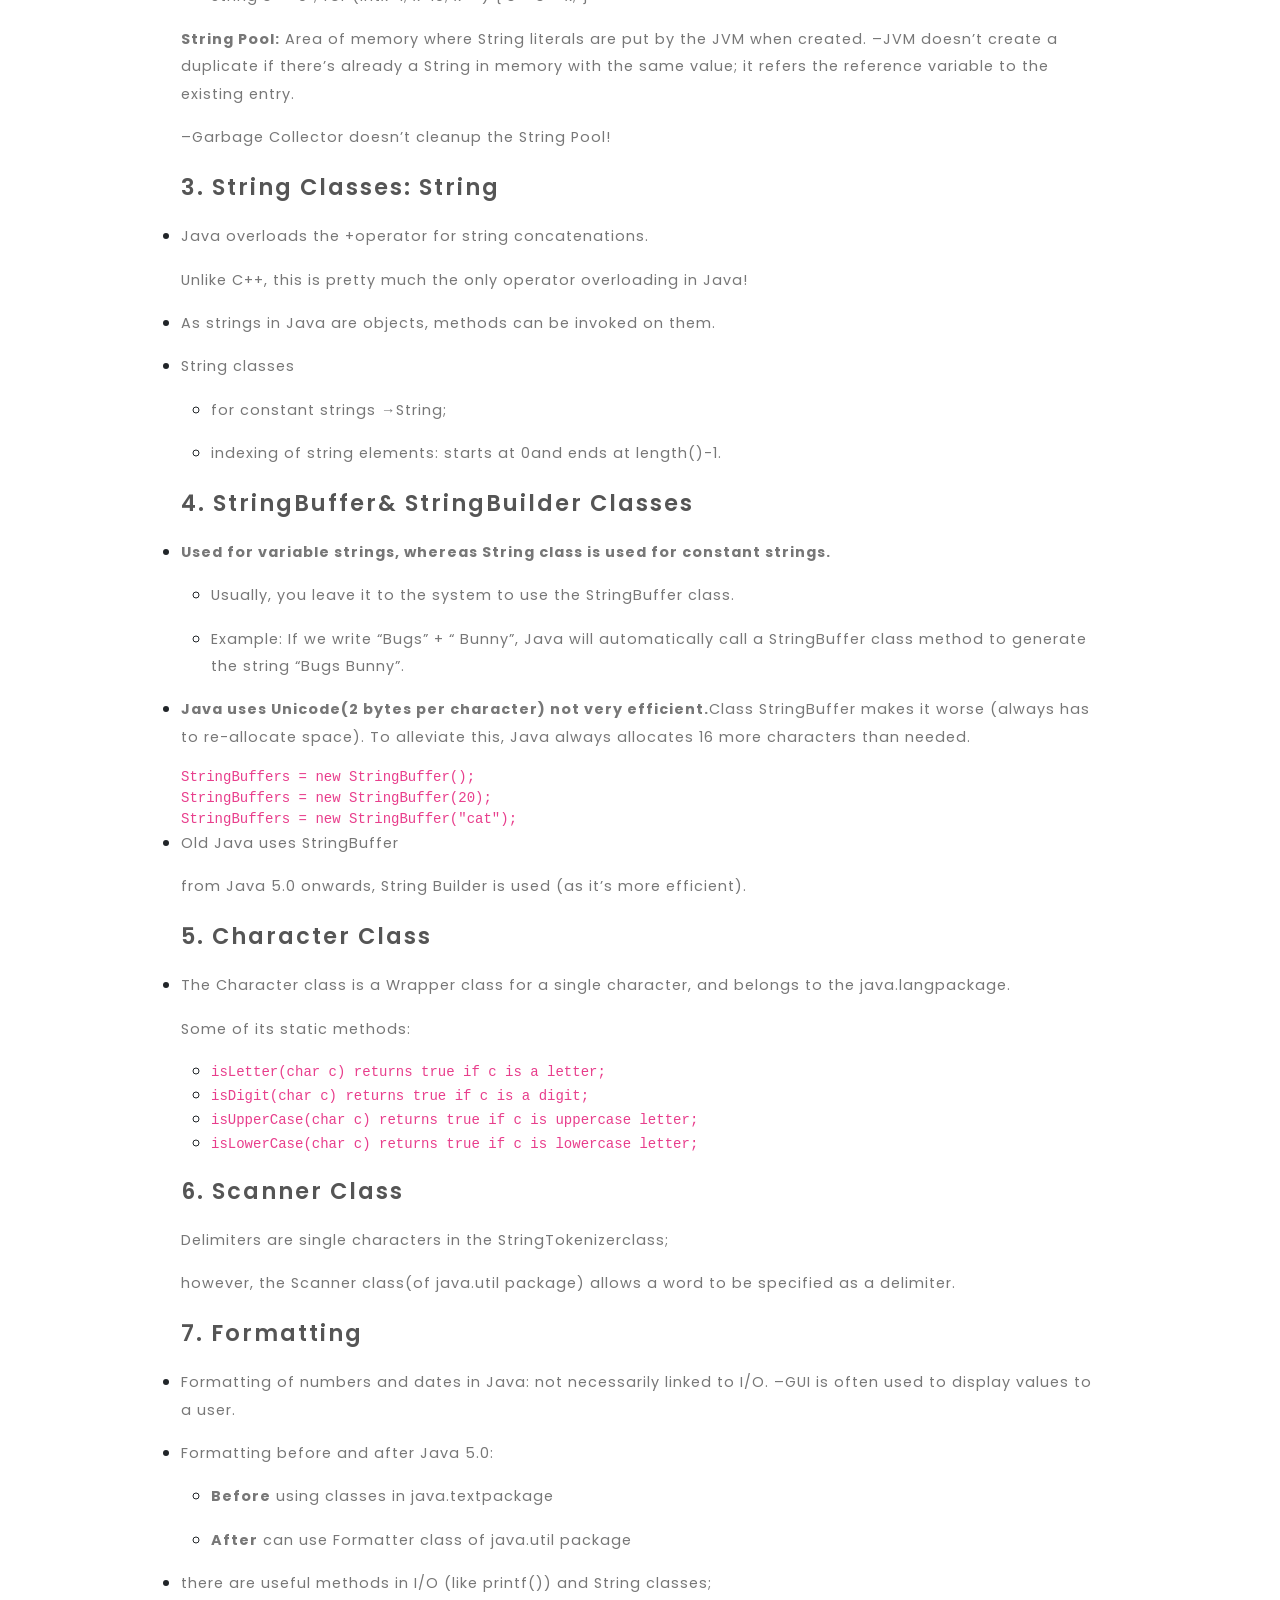
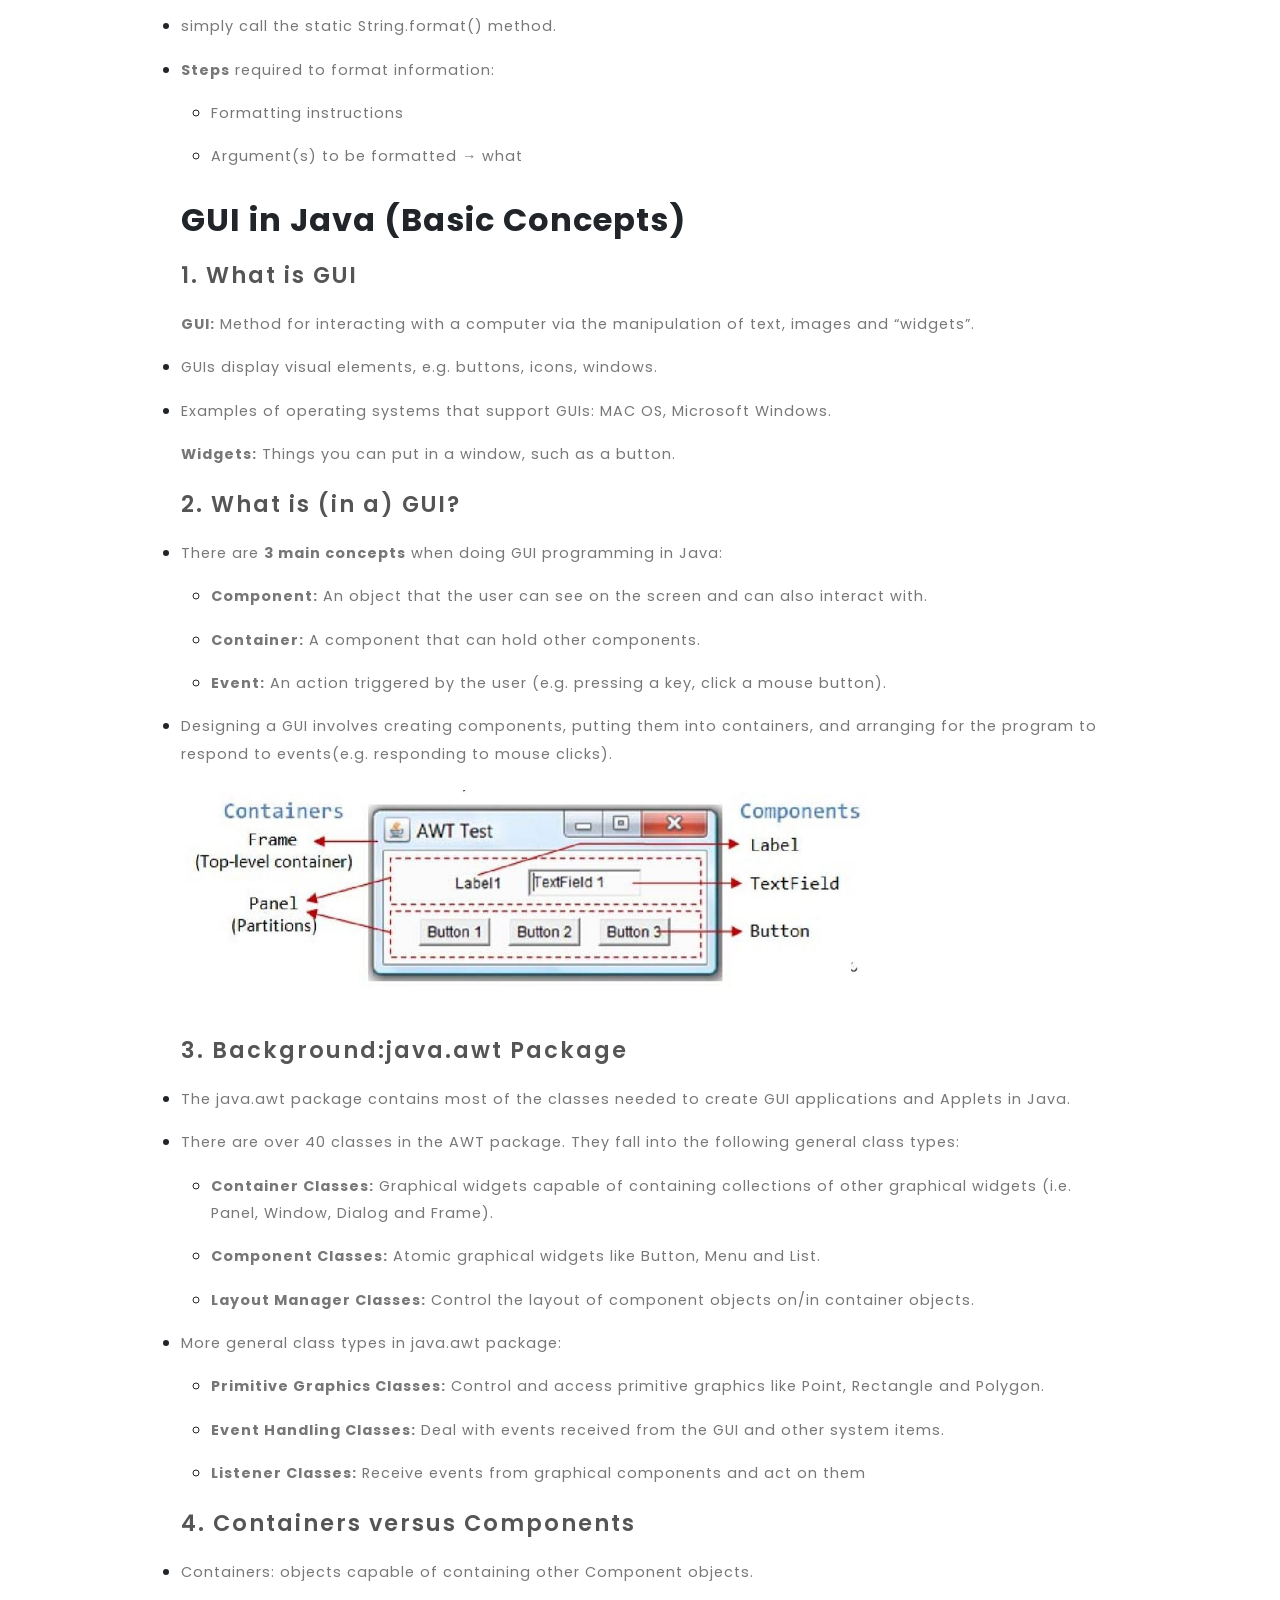
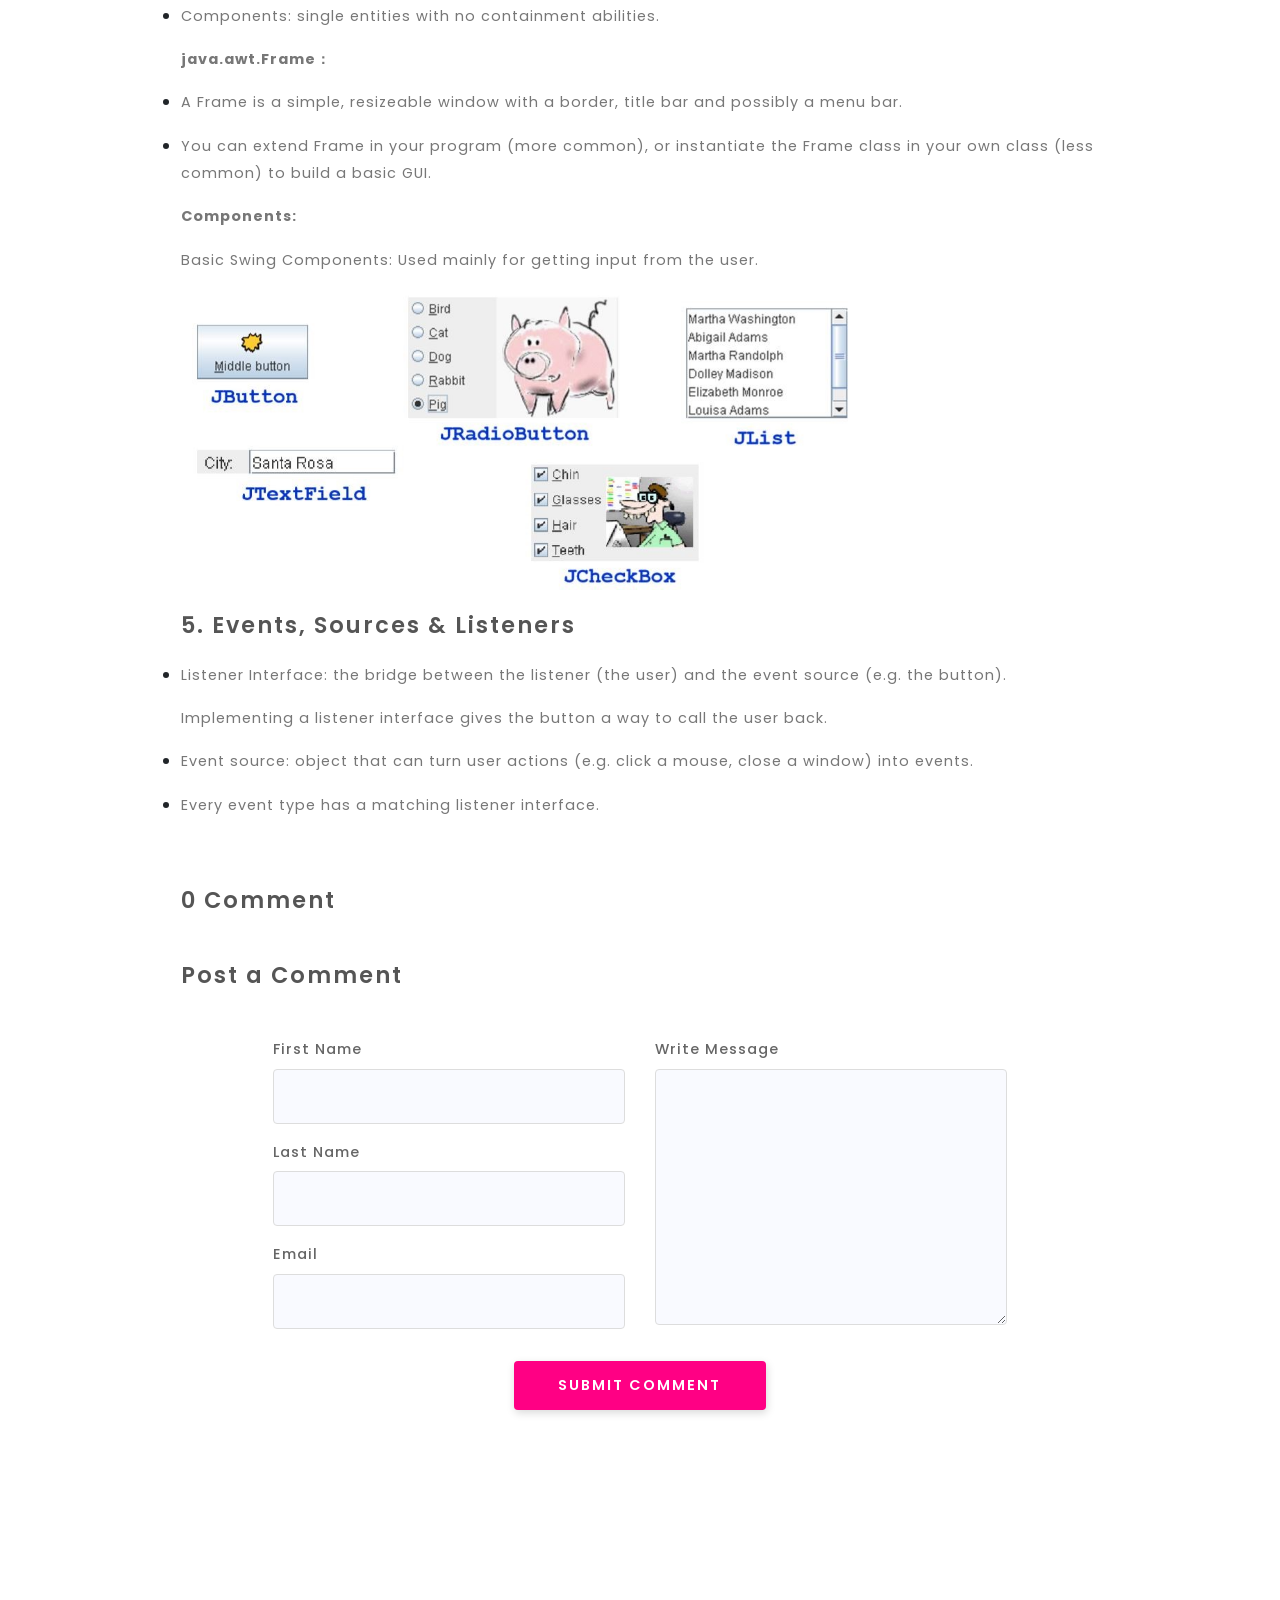
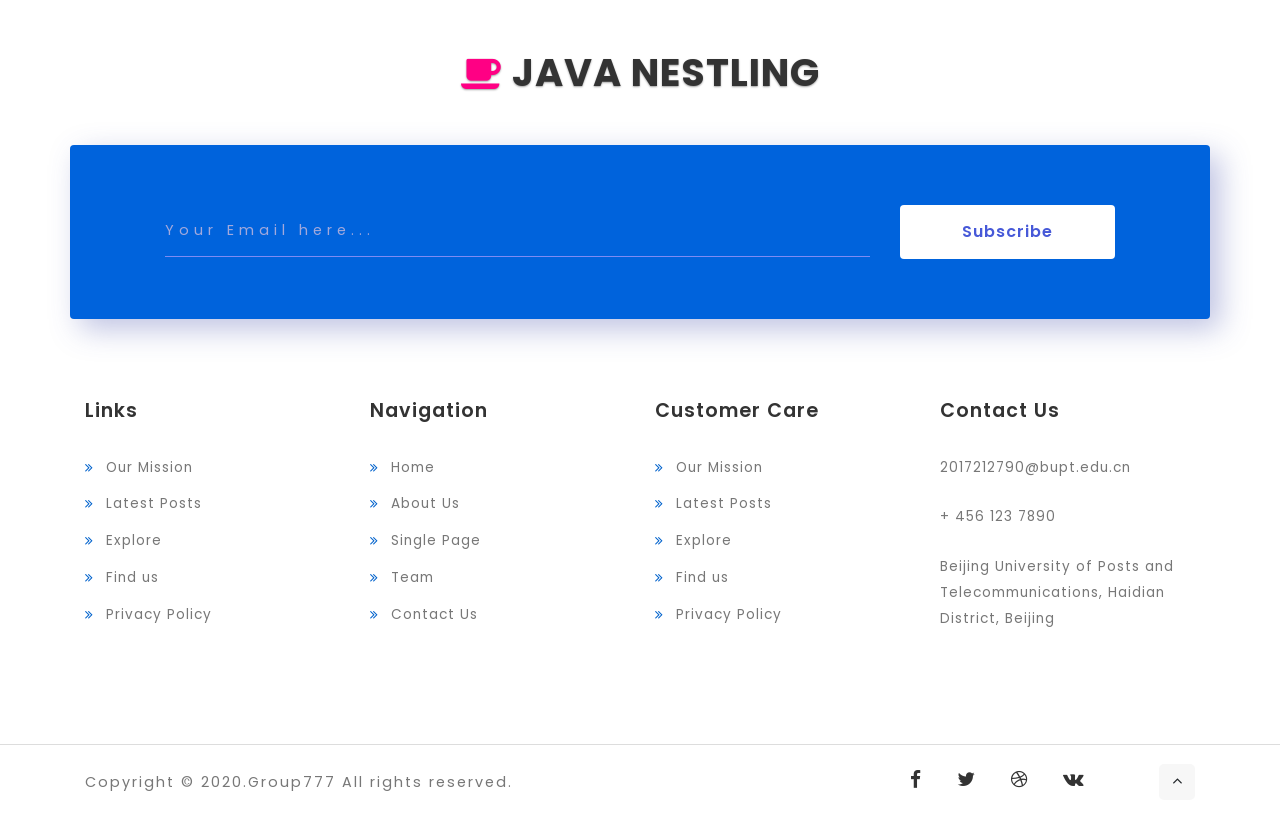
<file: week3.html>
<!DOCTYPE html>

<head>
    <title>Week3</title>
    <!-- Meta tag Keywords -->
    <meta name="viewport" content="width=device-width, initial-scale=1">
    <meta charset="UTF-8" />
    <meta name="keywords" content="" />
    <script>
        addEventListener("load", function() {
            setTimeout(hideURLbar, 0);
        }, false);

        function hideURLbar() {
            window.scrollTo(0, 1);
        }

    </script>
    <!-- //Meta tag Keywords -->
    <!-- Custom-Files -->
    <link rel="stylesheet" href="css/bootstrap.css">
    <!-- Bootstrap-Core-CSS -->
    <link rel="stylesheet" href="css/style.css" type="text/css" media="all" />
    <link rel="stylesheet" href="css/slider.css" type="text/css" media="all" />
    <!-- Style-CSS -->
    <!-- font-awesome-icons -->
    <link href="css/font-awesome.css" rel="stylesheet">
    <!-- //font-awesome-icons -->
    <!-- /Fonts -->
    <link href="http://fonts.googleapis.com/css?family=Poppins:100,100i,200,200i,300,300i,400,400i,500,500i,600,600i,700,700i,800,800i,900" rel="stylesheet">
    <!-- //Fonts -->
</head>

<body>
    <div class="page-sidebar" style="position: fixed; margin-top: 560px; margin-left: 20px; width: 180px; ">
        <ul class="list-unstyled" style="color: #666;">
            
            <li style="font-size: large; border-bottom: solid; margin-bottom: 10px;"><b>quick reference</b></li>
            <li><a href="#day1">Interfaces</a></li>
            <li><a href="#day2">Garbage Collection</a></li>
            <li><a href="#day3">Instance</a></li>
            <li><a href="#day4">Strings</a></li>
            <li><a href="#day5">GUI in Java</a></li>
            
           
        </ul>
    </div>
    <!-- main-content -->
    <div class="main-w3layouts-header-sec inner-page" id="home">
        <div class="overlay-innerpage">
            <!-- header -->
            <header>
                <div class="container">
                    <div class="header d-lg-flex justify-content-between align-items-center">
                        <div class="header-section">
                            <h1>
                                <a class="navbar-brand logo editContent" href="index.html">
                                    <span class="fa fa-angellist"></span> Java Nestling
                                </a>
                            </h1>
                        </div>
                        <div class="nav_section">
                            <nav>
                                <label for="drop" class="toggle mt-lg-0 mt-1"><span class="fa fa-bars" aria-hidden="true"></span></label>
                                <input type="checkbox" id="drop" />
                                <ul class="menu">
                                    <li class="active"><a href="index.html">Home</a></li>
                                  
    
                                    <li>
                                        <!-- First Tier Drop Down -->
                                        <label for="drop-2" class="toggle">Dropdown <span class="fa fa-angle-down" aria-hidden="true"></span> </label>
                                        <a href="#skills">course <span class="fa fa-angle-down" aria-hidden="true"></span></a>
                                        <input type="checkbox" id="drop-2" />
                                        <ul class="inner-dropdown">
                                            <li><a href="week1.html">week1</a></li>
                                            <li><a href="week2.html">week2</a></li>
                                            <li><a href="week3.html">week3</a></li>
                                            <li><a href="week4.html">week4</a></li>
                                        </ul>
                                    </li>
                                    <li><a href="quiz.html">Quiz</a></li>
                                
                                    <li><a href="contact.html">Contact Us</a></li>
                                   
    
                                </ul>
                            </nav>
                        </div>
    
                    </div>
                </div>
            </header>
            <!-- //header -->
        </div>
    </div>

    <!-- //banner -->
    <!-- //banner-botttom -->
    <section class="content-info py-5">
        <div class="container py-md-5">
            <h1 class="title-w3pvt mb-5 text-center">Java Week3</h1>
            <h3 class="title-w3pvt mb-5 text-center">Advanced java programming</h3>
            <p class="text-center">This section introduces some of the advanced features of Java.</p>
            <div class="single-lavi-page mt-md-5 mt-4 px-lg-5">
                <div class="content-sing-w3layouts px-lg-5">
                    <img class="img-fluid" src="images/banner3.jpg" alt="">
                    <h2 style="margin-top:30px ;" id="day1">Interfaces</h2>
                    <h4>1.	What is interface?</h4>
                    <ul>
                        <li><p>An interface is like a 100% abstract class.
                            An interface allows polymorphic capabilities without the problems of multiple inheritance.
                            </p></li>
                        <li><p>Since an interface has NO implemented methods, multiple inheritance is not a problem, as no class inherits a "finished" method.</p></li>
                    </ul>
                   <h4>2.	Multiple interfaces</h4>
                   <p>Can implement as many interfaces as you need! Since no code is actually inherited (no generic methods), you have no confusion as to which method the class you written has inherited!</p>
                   <h4>3.	extends and implements</h4>

                   <ul>
                        <li><p>A class can only extend 1 class: meaning 1 class can only have 1 parent; 
                            </p></li>
                        <li><p>A class can implement as many interfaces as it likes!</p></li>
                      </ul>

                      <h4>4.	Use it actually</h4>
                      <ul>
                          <li><p>At design time, we can write code that needn’t worry about the implementation of any class that implements Flyable (or BigBadies or Teleportable) </p></li>
                          <p>–We can treat the implementation as a black box, and rest safe in the knowledge that it must provide fly(). </p>
                          <li><p>Interfaces are then like certificates, which say “I provide these services”.</p></li>
                          <p>–You can’t make an instance of an interface,</p>
                          <p><i>so e.g., Flyable friend = new Flyable(); <b>// ERROR!</b></i></p>
                          
                      </ul>

                        <h4>5.	Abstract Classes & Interfaces</h4>
                      <ul>
                          <li><p>Neither <b>abstract classes</b> and <b>interfaces</b> can have an instance made of them.</p></li>
                          <li><p>If you don’t provide any method implementation, then use an interface instead of an abstract class. </p></li>
                          <li><p>A class can implement many interfaces, but only extends one superclass.</p></li>
                          <li><p>Interfaces are how Java provides (a kind of)<b> multiple inheritance.</b> </p></li>
                          <li><p>If even one method in a class is declared to be abstract, then the whole class<b> must be declared abstract.</b> </p></li>
                        <li><p>Both abstract classes and interfaces can contain constants, which will be inherited by classes that extend or implement them, respectively.</p></li>  
                        </ul>
                       <h4>6.	Extending an Interface</h4>
                       <img src="images/w3_1.jpg" style="height: 50%;width: 50%;">
                       <p><b>Child inherits from Father and Mother and has the following:</b></p>
                       <img src="images/w3_2.jpg" style="height: 50%;width: 50%;">
                       <h4>7.	Name Conflicts</h4>
                       <ul>
                           <li><p>What happens if Father interface and Mother interface contain same named methods and variables(constants)? 
                            –Same named methods: 
                            </p></li>
                            <li><p>If they have different parameters, then Child interface has both (this is same as overloading).</p></li>
                            <li><p>If they differ by only return type, then error. </p></li>
                            <li><p>If the two methods are identical, only keep one. 
                                –Same named constants: we keep both constants. To refer to them, use parent interface name as prefix. 
                                </p></li>
                            <li><p>Example: –If both Father and Mother contain an age variable, then Child interface contains both. –To refer to them, we use: <b>Father.age</b> or <b>Mother.age</b>.</p></li>
                       
                        </ul>

                        <h4>8.	Multiple Inheritance in Java</h4>
                        <ul>
                            <li><p>Java’s “multiple inheritance” is at <b>interface level</b> only! </p></li>
                            <p>If you’ve already got class A and class B, and you want to extend A and B together to generate class C, forget about it. You can’t do that! </p>
                            <li><p><b>Only interfaces can do multiple inheritance…</b> at design level.</p></li>
                        </ul>
                        <h2 style="margin-top:30px ;" id="day2"> Garbage Collection</h2>
                        <h4>1.	Heap versus Stack</h4>
                        <ul>
                            <li><p>Running a Java program: 
                                –Memory is obtained by the JVM, from the OS being used. 
                                </p></li>
                            <li><p>Two main areas of memory in Java: </p>
                                <ul>
                                    <li><p>(Garbage-collectible) Heap (where objects live); </p></li>
                                    <li><p>Stack (where local variables and methods, when called, live).</p></li>
                            </ul></li>
                        </ul>
                        <img src="images/w3_3.jpg" style="height: 75%;width: 75%;">
                        <h4>2.	Local Variables & Instance Variables</h4>
                        <ul>
                            <li><p>Main types of variables we care about:  
                                –Local (also known as stack) variables 
                                </p></li>
                            <li><p>Variables declared in a method and method parameters.</p></li>
                            <li><p>Temporary variables, alive only when the method they belong to is on the Stack. 
                                –Instance variables 
                                </p></li>
                            <li><p>Variables declared in a class (not inside of a method).</p></li>
                            <li><p>Live inside the object they belong to.</p></li>
                        </ul>

                        <h4>3.	Methods and the Stack</h4>
                        <ul>
                            <li><p>Method goes on top of the Stack when it is called and stays in the Stack until it’s done (closing curly brace). </p></li>
                            <li><p>Stack frame:</p></li>
                            <ul>
                                <li><p>What actually is pushed onto the Stack.</p></li>
                                <li><p>Contains the state of the method (which line of code is executing and values of all local variables). </p></li>
                            </ul>
                            <li><p>Method at top of the Stack is always the method being executed.</p></li>
                        </ul>
                        
                       
                    

                        <h4>4.	Object References & Where Variables Live</h4>
                        <ul>
                            <li><p>Object reference(aka non-primitive) variables:</p></li>
                            <ul>
                                <li><p>Hold a reference to an object, not the actual object. </p></li>
                                <li><p>A local variable that is a reference to an object goes on the Stack (the object it refers to still goes on the Heap). </p></li>
                            </ul>
                            <li><p>Where variables (primitive and non-primitive types) live: </p></li>
                            <ul>
                                <li><p><b>Local</b> variables (on the Stack) </p></li>
                                <li><p><b>Instance</b> variables (on the Heap)</p></li>
                            </ul>
                        </ul>
                        <h4>5.	Initialising Object State</h4>
                        <ul>
                            <li><p>Using a constructor to initialise object state(i.e. instance variables):</p></li>
                            <ul style="margin-left:30px ;">
                                <li><p>Most common use of constructors. </p></li>
                                <li><p>Constructors: the best place to put initialisation code. </p></li>
                                <li><p>Programmers should always write a “no arguments” constructor (to build an object with default values): makes things easier for the program’s users.</p></li>
                            </ul>
                        </ul>
                        <h4>6.	Overloaded Constructors</h4>
                        <ul>
                            <li><p>When you have<b> more than one constructor</b> in a class. </p></li>
                            <li><p>Must have <b>different argument</b> lists (it’s the variable type and order that matters); </p></li>
                            <li><p>There may be cases where a no-arguments constructor makes no sense (e.g. making a Color object).</p></li>
                        </ul>
                        <h4>7.	Calling and Making Constructors</h4>
                        <ul>
                            <li><p>Calling a superclass constructor: </p></li>
                            <ul style="margin-left:30px ;">
                                <li><p>using super() calls the super constructor; </p></li>
                                <li><p>using super() in your constructor puts the superclass on the top of the stack.</p></li>
                            </ul>
                            <li><p>Compiler and making constructors: </p></li>
                            <p>if no constructor is provided, the compiler adds one that looks like: <i>
                                public ClassName() {
                                 super(); 
                                } </i>
                                </p>
                                <p>if you provide a constructor but do not add a call to super(), the compiler puts such a call in each of your overloaded constructors.</p>
                        </ul>
                        <h4>8.	Using super()</h4>
                        <ul>
                            <li><p>The call to super() must be the first statement in a constructor.</p></li>
                            <p>Just like: 
                                public Dog() {
                                 super(); }
                                </p>
                             <li><p>You can pass arguments into a call to super().</p></li>   
                        </ul>
                        <h4>9.	Life of Objects and Variables</h4>
                        <ul>
                            <li><p>Life of an object: depends only <b>on the life of reference variables referring to it. </b></p></li>
                            <p>Object is alive(or dead) if its reference is alive(or dead).</p>
                            <li><p>Variable lifetime:</p></li>
                            <ul style="margin-left:30px ;">
                                <li><p><b>same</b> for <b>primitive</b> and reference variables; </p></li>
                                <li><p>different for local and instance variables.</p></li>
                            </ul>
                            <li><p>Life duration:</p></li>
                            <ul style="margin-left:30px ;">
                                <li><p><b>local variables</b>:live only within the method that declared it (also referred to as being in scope); </p></li>
                                <li><p><b>instance variables</b>: live for as long as object they belong to lives.</p></li>    
                            </ul>
                            
                        </ul>
                        <h2 style="margin-top:30px ;" id="day3">Instance</h2>
                        <h4>1.	Static</h4>
                        <p>Normally <b>every instance of an object</b> has its own copy of all variables and methods defined in the class. </p>
                        <p><i>Example: Rectangles r1and r2 have a copy of width, height, area(), draw(), etc.</i></p>
                        <img src="images/w3_4.jpg">
                        <p>If you declare something as static, it means that all objects have the same copy of that variable/method.</p>

                        <h4>2.	Using static </h4>
                        <ul>
                            <li><p>Static methods can only reference static variables! •Use static when a single copy of the data will suffice. </p></li>
                            <p>Example: Count the number of instances of rectangles.</p>
                            <li><p>Static is like global variables but applies class wide. </p></li>
                            <li><p>Static methods become available when the class is loaded(created), not when you make an instance of it.</p></li>
                        </ul>

                        <h4>3.	Math Class and Methods</h4>
                        <ul>
                            <li><p>Methods of class Math: almost like global methods! </p></li>
                            <ul style="margin-left:30px ;">
                                <li><p>Act on the argument but are not affected by an instance variable state.</p></li>
                                <li><p>Example: intx = Math.min(56,12);</p></li>    
                            </ul>
                            <p>always does the same thing and doesn’t use instance variables. → Method’s behaviour doesn’t need to know about a given object. </p>
                            <li><p>MathClass:</p></li>
                            <ul style="margin-left:30px ;">
                                <li><p>Doesn’t have instance variables. </p></li>
                                <li><p>Can’t make an instance of class.</p></li>
        
                            </ul>
                        </ul>
                        <h4>4.	static and final Variables</h4>
                        <ul>
                            <li><p>What we already know:</p></li>
                            <ul style="margin-left:30px ;">
                                <li><p>All instances of the same class are one copy of a static variable.</p></li>
                                <li><p>Initialisation of static variables happens before any object of the class is created.</p></li>
                                <li><p>A non-initialised static variable will have the default value of that variable type. </p></li>
                                <li><p>Variables that are static and final cannot be changed. </p></li>
                            </ul>
                            <li><p>Convention is to name static final variables in all caps. </p></li>
                            <li><p>Initialisation of static final variables: –When the variable is declared. </p></li>
                            <p>In a static initialiser: block of code that runs when a class is loaded, before any code can use the class.</p>
                        </ul>
                        <h4>5.	Wrapper Classes </h4>
                            <ul>
                                <li>Wrapping Classes: used when a variable of a primitive type needs to be treated as an object. </li>
                                <p>Every primitive type has a wrapper class. </p>
                                <p>Wrapper classes are part of java.langpackage → no need to import them.</p>
                            </ul>
                       
                        <h4>6.	Autoboxing</h4>
                        <ul>
                            <li><p>Autoboxing: automatic wrapping conversion from primitive type to wrapper object is automatic!</p></li>
                            <li><p>Before Java 5.0: Variables of primitive types and object reference variables were never treated interchangeably! </p></li>
                            <li><p>Wrapping and unwrapping an int in ArrayList of primitive integers: before and after Java 5.0</p></li>
                        </ul>

                        <h4>7.	Recursion</h4>
                        <ul>
                            <li><p>In general, methods can call other methods! (*) </p></li>
                            <li><p>Methods that call themselves, directly or indirectly, are known as recursive. </p></li>
                            <li><p>A recursive method only knows how to solve the simplest case(s) of a problem. This is known as the base case(s)(aka stopping condition).</p></li>
                            <li><p>The definition of many mathematical functions is done through the use of recursion! </p></li>
                            <li><p>Classic problems best solved using recursion: 
                                –calculation of factorialn! and of Fibonacci numbers; –resolution of Tower of Hanoi problem.
                                </p></li>
                        </ul>
                        <h2 style="margin-top:30px ;" id="day4">Strings</h2>
                        <h4>1.	Strings</h4>
                        <ul>
                            <li><p>Strings are not a basic type in Java –they are objects! </p></li>
                            <p>But are so common that Java provides some language level support for strings. –As in C, string literals are delimited by double quote marks.</p>
                            <p><i>Example: “Hello” is an acceptable string literal. </i></p>
                            <li><p>To use strings, we can (but don’t have to!) input the java.lang package, by adding the statement import java.lang.String;</p></li>
                            <p>The java.langpackage is part of the JDK Class Library and provides classes that are fundamental to the Java programming language’s design.</p>
                            <p>The import keyword tells the compiler that the program uses external packages.</p>
                        </ul>
                        <h4>2.	Strings: Another Property</h4>
                        <ul>
                            <li><p><b>Strings are immutable(i.e. can’t be changed):</b> this is for security purposes and to minimise memory usage. –Example: Ten String objects are created (with values “0”, “01”, …, “0123456789”). At the end</p></li>
                            <ul style="margin-left:30px;">
                                <li><p>variable s refers to the String object with value “0123456789”</p></li>
                                <li><p>there exist 10 Strings. </p></li>
                                <p>String s = “0”; 
                                    for (intx=1; x<10; x++) { s = s + x; } </p>
                            </ul>
                        </ul>
                        <p><b>String Pool:</b> Area of memory where String literals are put by the JVM when created. –JVM doesn’t create a duplicate if there’s already a String in memory with the same value; it refers the reference variable to the existing entry.  </p>
                        <p>–Garbage Collector doesn’t cleanup the String Pool!</p>

                        <h4>3.	String Classes: String</h4>
                        <ul>
                            <li><p>Java overloads the +operator for string concatenations. </p></li>
                            <p>Unlike C++, this is pretty much the only operator overloading in Java! </p>
                            <li><p>As strings in Java are objects, methods can be invoked on them. </p></li>
                            <li><p>String classes</p></li>
                            <ul style="margin-left:30px;">
                                <li><p>for constant strings →String;</p></li>
                                <li><p>indexing of string elements: starts at 0and ends at length()-1.</p></li>
                            </ul>
                        </ul>

                        <h4>4.	StringBuffer& StringBuilder Classes</h4>
                        <ul>
                            <li><p><b>Used for variable strings, whereas String class is used for constant strings. </b></p></li>
                            <ul style="margin-left:30px;">
                                <li><p>Usually, you leave it to the system to use the StringBuffer class. </p></li>
                                <li><p>Example: If we write “Bugs” + “ Bunny”, Java will automatically call a StringBuffer class method to generate the string “Bugs Bunny”.</p></li>
                            </ul>
                            <li><p><b>Java uses Unicode(2 bytes per character) not very efficient.</b>Class StringBuffer makes it worse (always has to re-allocate space). To alleviate this, Java always allocates 16 more characters than needed. </p></li>
                            <code>
                                <ul class="list-unstyled">
                                    <li>StringBuffers = new StringBuffer(); </li>
                                    <li>StringBuffers = new StringBuffer(20); </li>
                                    <li>StringBuffers = new StringBuffer("cat"); </li>
                                </ul>
                            </code>
                            <li><p>Old Java uses StringBuffer</p></li>
                            <p>from Java 5.0 onwards, String Builder is used (as it’s more efficient).</p>
                        </ul>
                        
                        <h4>5.	Character Class</h4>
                        <ul>
                            <li><p>The Character class is a Wrapper class for a single character, and belongs to the java.langpackage. </p></li>
                            <p>Some of its static methods: </p>
                            <ul style="margin-left:30px;">
                                <li><code>isLetter(char c) returns true if c is a letter; </code></li>
                                <li><code>isDigit(char c) returns true if c is a digit;</code></li>
                                <li><code>isUpperCase(char c) returns true if c is uppercase letter;</code></li>
                                <li><code>isLowerCase(char c) returns true if c is lowercase letter;</code></li>
                            </ul>
                        </ul>

                        <h4>6.	Scanner Class</h4>
                        
                        <p>Delimiters are single characters in the StringTokenizerclass; </p>
                        <p>however, the Scanner class(of java.util package) allows a word to be specified as a delimiter.</p>

                        
                        <h4>7.	Formatting</h4>
                        <ul>
                            <li><p>Formatting of numbers and dates in Java: not necessarily linked to I/O. –GUI is often used to display values to a user. </p></li>
                            <li><p>Formatting before and after Java 5.0:</p></li>
                            <ul style="margin-left:30px;">
                                <li><p><b>Before</b> using classes in java.textpackage</p></li>
                                <li><p><b>After</b> can use Formatter class of java.util package</p></li>
                                </ul>
                            <li><p>there are useful methods in I/O (like printf()) and String classes; </p></li>
                            <li><p>simply call the static String.format() method. </p></li>
                            <li><p><b>Steps</b> required to format information: </p></li>
                            <ul style="margin-left:30px;">
                                <li><p>Formatting instructions</p></li>
                                <li><p>Argument(s) to be formatted → what</p></li>
                                </ul>
                        </ul>

                        <h2 style="margin-top:30px ;" id="day5">GUI in Java (Basic Concepts)</h2>
                        <h4>1.	What is GUI</h4>
                        <p><b>GUI:</b> Method for interacting with a computer via the manipulation of text, images and “widgets”. </p>

                        <ul>
                            <li><p>GUIs display visual elements, e.g. buttons, icons, windows. </p></li>
                            <li><p>Examples of operating systems that support GUIs: MAC OS, Microsoft Windows. </p></li>
                        </ul>
                        <p><b>Widgets:</b> Things you can put in a window, such as a button.</p>

                        <h4>2.	What is (in a) GUI?</h4>
                        <ul>
                            <li><p>There are <b>3 main concepts</b> when doing GUI programming in Java:</p></li>
                            <ul style="margin-left:30px;">
                                <li><p><b>Component:</b> An object that the user can see on the screen and can also interact with. </p></li>
                                <li><p><b>Container:</b> A component that can hold other components.</p></li>
                                <li><p><b>Event:</b> An action triggered by the user (e.g. pressing a key, click a mouse button). </p></li>
                            </ul>
                            <li><p>Designing a GUI involves creating components, putting them into containers, and arranging for the program to respond to events(e.g. responding to mouse clicks).</p></li>
                        </ul>
                        <img src="images/w3_5.jpg" style="width: 75%; height: 75%;">
                        <h4>3.	Background:java.awt Package</h4>
                        <ul>
                            <li><p>The java.awt package contains most of the classes needed to create GUI applications and Applets in Java. </p></li>
                            <li><p>There are over 40 classes in the AWT package. They fall into the following general class types: </p></li>
                            <ul style="margin-left:30px;">
                                <li><p><b>Container Classes:</b> Graphical widgets capable of containing collections of other graphical widgets (i.e. Panel, Window, Dialog and Frame). </p></li>
                                <li><p><b>Component Classes:</b> Atomic graphical widgets like Button, Menu and List. </p></li>
                                <li><p><b>Layout Manager Classes:</b> Control the layout of component objects on/in container objects.</p></li>
                            </ul>
                            <li><p>More general class types in java.awt package: </p></li>
                            <ul style="margin-left:30px;">
                                <li><p><b>Primitive Graphics Classes:</b> Control and access primitive graphics like Point, Rectangle and Polygon.</p></li>
                                <li><p><b>Event Handling Classes:</b> Deal with events received from the GUI and other system items. </p></li>
                                <li><p><b>Listener Classes:</b> Receive events from graphical components and act on them</p></li>
                            </ul>
                        </ul>

                        <h4>4.	Containers versus Components</h4>
                        <ul>
                            <li><p>Containers: objects capable of containing other Component objects. </p></li>
                            <li><p>Components: single entities with no containment abilities.</p></li>
                        </ul>
                        <p><b>java.awt.Frame：</b></p>
                        <ul>
                            <li><p>A Frame is a simple, resizeable window with a border, title bar and possibly a menu bar.</p></li>
                            <li><p>You can extend Frame in your program (more common), or instantiate the Frame class in your own class (less common) to build a basic GUI. </p></li>
                            
                        </ul>
                        <p><b>Components:</b></p>
                        <p>Basic Swing Components: Used mainly for getting input from the user.</p>
                        <img src="images/w3_6.jpg" style="width: 75%; height: 75%;">

                        <h4>5.	Events, Sources & Listeners</h4>
                        <ul>
                            <li><p>Listener Interface: the bridge between the listener (the user) and the event source (e.g. the button). </p></li>
                            <p>Implementing a listener interface gives the button a way to call the user back. </p>
                            <li><p>Event source: object that can turn user actions (e.g. click a mouse, close a window) into events.</p></li>
                            <li><p>Every event type has a matching listener interface. </p></li>
                        </ul>




                        
                    <div style="height: 30px;"></div>
                    
                        




                        
               
                <div class="comment-sec-w3layouts">
                    <h4 class="leave-w3layouts mb-5">0 Comment</h4>
                    
                </div>
                <div class="comment-bottom lavi_mail_grid_right p-0 my-lg-5 my-4">
                    <h4 class="leave-w3layouts mb-5">Post a Comment</h4>
                    <form action="#" class="w3layouts-contact-fm" method="post">
                        <div class="row">
                            <div class="col-lg-6">
                                <div class="form-group">
                                    <label>First Name</label>
                                    <input class="form-control" type="text" name="Name" placeholder="" required="">
                                </div>
                                <div class="form-group">
                                    <label>Last Name</label>
                                    <input class="form-control" type="text" name="Name" placeholder="" required="">
                                </div>
                                <div class="form-group">
                                    <label>Email</label>
                                    <input class="form-control" type="email" name="Email" placeholder="" required="">
                                </div>
                            </div>
                            <div class="col-lg-6">
                                <div class="form-group">
                                    <label>Write Message</label>
                                    <textarea class="form-control" name="Message" placeholder="" required=""></textarea>
                                </div>



                            </div>
                            <div class="form-group mx-auto mt-3">
                                <button type="submit" class="btn submit">Submit Comment</button>
                            </div>
                        </div>

                    </form>
                </div>

            </div>

        </div>
    </section>
    <!-- //banner-botttom -->

    <!-- footer -->
    <footer class="footer-content py-5">
        <div class="container py-md-3">
            <div class="footer-top text-center mb-5">
                <h2>
                    <a class="navbar-brand pt-3 mb-5" href="index.html">
                        <span class="fa fa-angellist"></span> java nestling
                    </a>
                </h2>
                <div class="contact-form mx-auto text-left">
                    <form method="post" action="#">
                        <div class="row subscribe-sec">
                            <div class="col-md-9 con-gd">
                                <input type="email" class="form-control" id="email" placeholder="Your Email here..." name="email" required>

                            </div>
                            <div class="col-md-3 con-gd">
                                <button type="submit" class="btn btn-default">Subscribe</button>
                            </div>

                        </div>

                    </form>
                </div>
            </div>
            <div class="row footer-top-inner-w3layouts">
                <div class="col-lg-3 col-md-6 mt-lg-0 mt-4">
                    <div class="footer-lavi">
                        <h3 class="mb-3 lavi_title">Links</h3>
                        <hr>
                        <ul class="list-info-lavi">
                            <li>
                                <a href="about.html"><span class="fa fa-angle-double-right" aria-hidden="true"></span>
                                    Our Mission
                                </a>
                            </li>
                            <li>
                                <a href="#"><span class="fa fa-angle-double-right" aria-hidden="true"></span>
                                    Latest Posts
                                </a>
                            </li>
                            <li>
                                <a href="#"><span class="fa fa-angle-double-right" aria-hidden="true"></span>
                                    Explore
                                </a>
                            </li>
                            <li>
                                <a href="contact.html"><span class="fa fa-angle-double-right" aria-hidden="true"></span>
                                    Find us
                                </a>
                            </li>
                            <li>
                                <a href="#"><span class="fa fa-angle-double-right" aria-hidden="true"></span>
                                    Privacy Policy
                                </a>
                            </li>
                        </ul>
                    </div>
                </div>
                <div class="col-lg-3 col-md-6 mt-lg-0 mt-4">
                    <div class="footer-lavi">
                        <h3 class="mb-3 lavi_title">Navigation</h3>
                        <hr>
                        <ul class="list-info-lavi">
                            <li>
                                <a href="index.html"><span class="fa fa-angle-double-right" aria-hidden="true"></span>
                                    Home
                                </a>
                            </li>
                            <li>
                                <a href="about.html"><span class="fa fa-angle-double-right" aria-hidden="true"></span>
                                    About Us
                                </a>
                            </li>
                            <li>
                                <a href="single.html"><span class="fa fa-angle-double-right" aria-hidden="true"></span>
                                    Single Page
                                </a>
                            </li>
                            <li>
                                <a href="about.html"><span class="fa fa-angle-double-right" aria-hidden="true"></span>
                                    Team
                                </a>
                            </li>
                            <li>
                                <a href="contact.html"><span class="fa fa-angle-double-right" aria-hidden="true"></span>
                                    Contact Us
                                </a>
                            </li>
                        </ul>
                    </div>
                </div>
                <div class="col-lg-3 col-md-6 mt-lg-0 mt-4">
                    <div class="footer-lavi">
                        <h3 class="mb-3 lavi_title">Customer Care</h3>
                        <hr>
                        <ul class="list-info-lavi">
                            <li>
                                <a href="about.html"><span class="fa fa-angle-double-right" aria-hidden="true"></span>
                                    Our Mission
                                </a>
                            </li>
                            <li>
                                <a href="#"><span class="fa fa-angle-double-right" aria-hidden="true"></span>
                                    Latest Posts
                                </a>
                            </li>
                            <li> <a href="#"><span class="fa fa-angle-double-right" aria-hidden="true"></span>

                                    Explore
                                </a>
                            </li>
                            <li>
                                <a href="contact.html"><span class="fa fa-angle-double-right" aria-hidden="true"></span>
                                    Find us
                                </a>
                            </li>
                            <li>
                                <a href="#"><span class="fa fa-angle-double-right" aria-hidden="true"></span>
                                    Privacy Policy
                                </a>
                            </li>
                        </ul>
                    </div>
                </div>
                <div class="col-lg-3 col-md-6 mt-lg-0 mt-4">
                    <div class="footer-lavi">
                        <h3 class="mb-3 lavi_title">Contact Us</h3>
                        <hr>
                        <div class="last-w3layouts-contact">
                            <p>
                                <a href="mailto:example@email.com">2017212790@bupt.edu.cn</a>
                            </p>
                        </div>
                        <div class="last-w3layouts-contact my-2">
                            <p>+ 456 123 7890</p>
                        </div>
                        <div class="last-w3layouts-contact">
                            <p>Beijing University of Posts and Telecommunications, Haidian District, Beijing</p>
                        </div>
                    </div>
                </div>

            </div>

        </div>
        <!-- //footer bottom -->
    </footer>
    <!-- //footer -->
    <div class="copy-right">
        <div class="container">
            <div class="row">
                <p class="copy-right-grids text-md-left text-center my-sm-4 my-4 col-md-6">Copyright &copy; 2020.Group777 All rights reserved.</p>
                <div class="w3layouts-footer text-md-right text-center mt-4 col-md-5">
                    <ul class="list-unstyled w3layouts-icons">
                        <li>
                            <a href="#">
                                <span class="fa fa-facebook-f"></span>
                            </a>
                        </li>
                        <li>
                            <a href="#">
                                <span class="fa fa-twitter"></span>
                            </a>
                        </li>
                        <li>
                            <a href="#">
                                <span class="fa fa-dribbble"></span>
                            </a>
                        </li>
                        <li>
                            <a href="#">
                                <span class="fa fa-vk"></span>
                            </a>
                        </li>
                    </ul>
                </div>
                <div class="move-top text-right col-md-1"><a href="#home" class="move-top"> <span class="fa fa-angle-up  mb-3" aria-hidden="true"></span></a></div>

            </div>
        </div>
    </div>
</body>

</html>
</file>
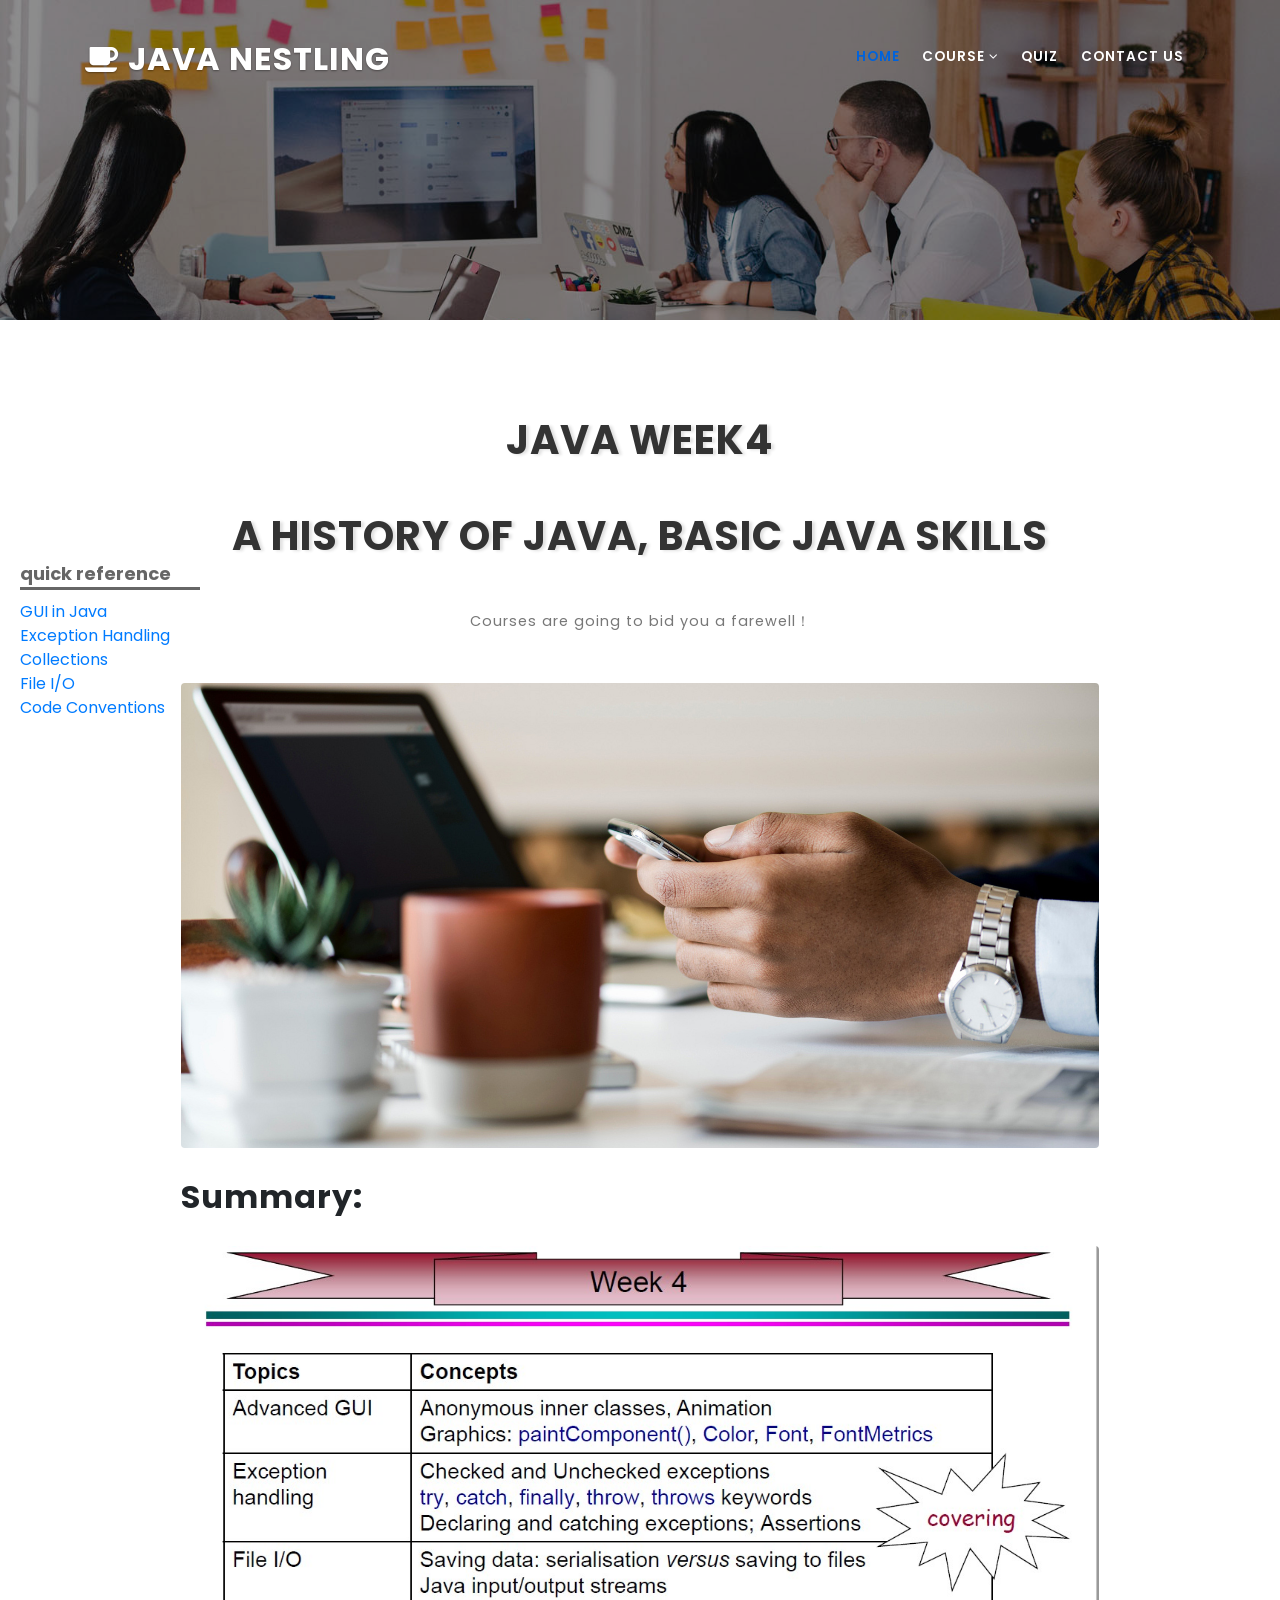
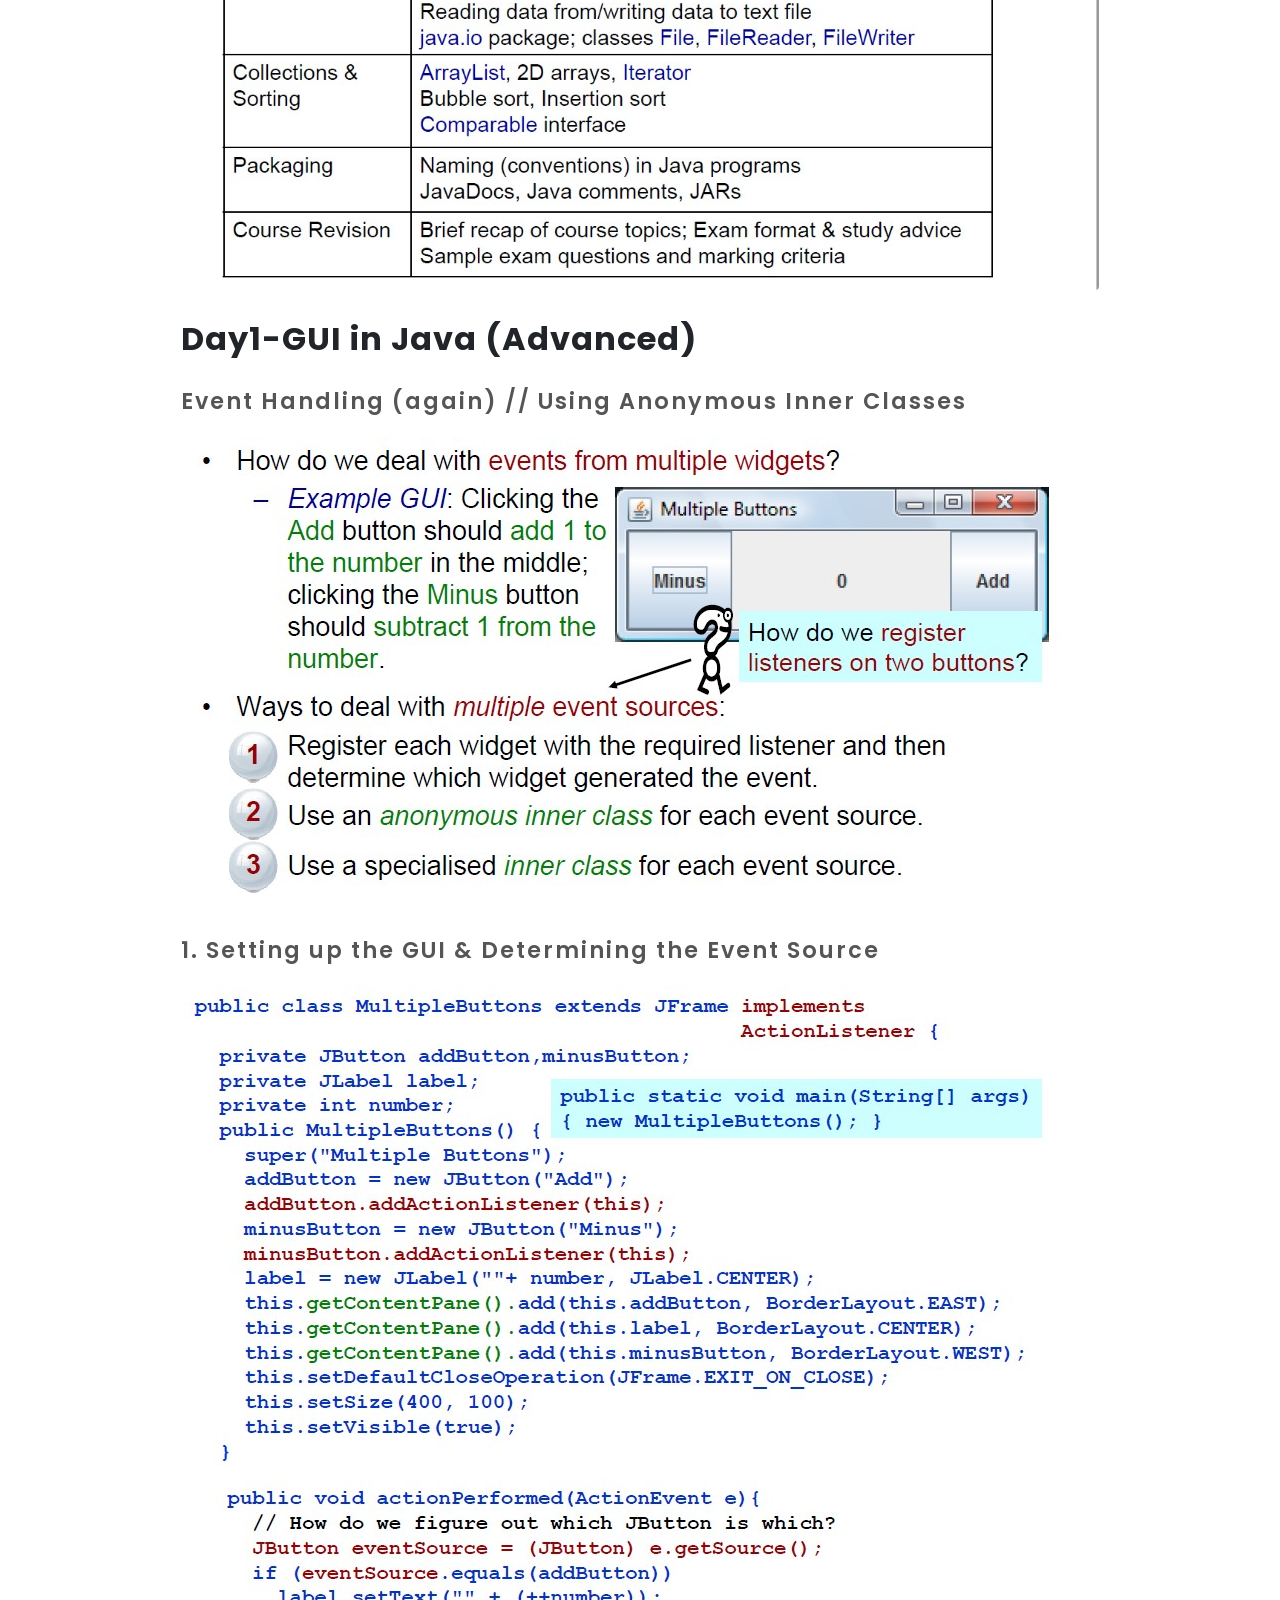
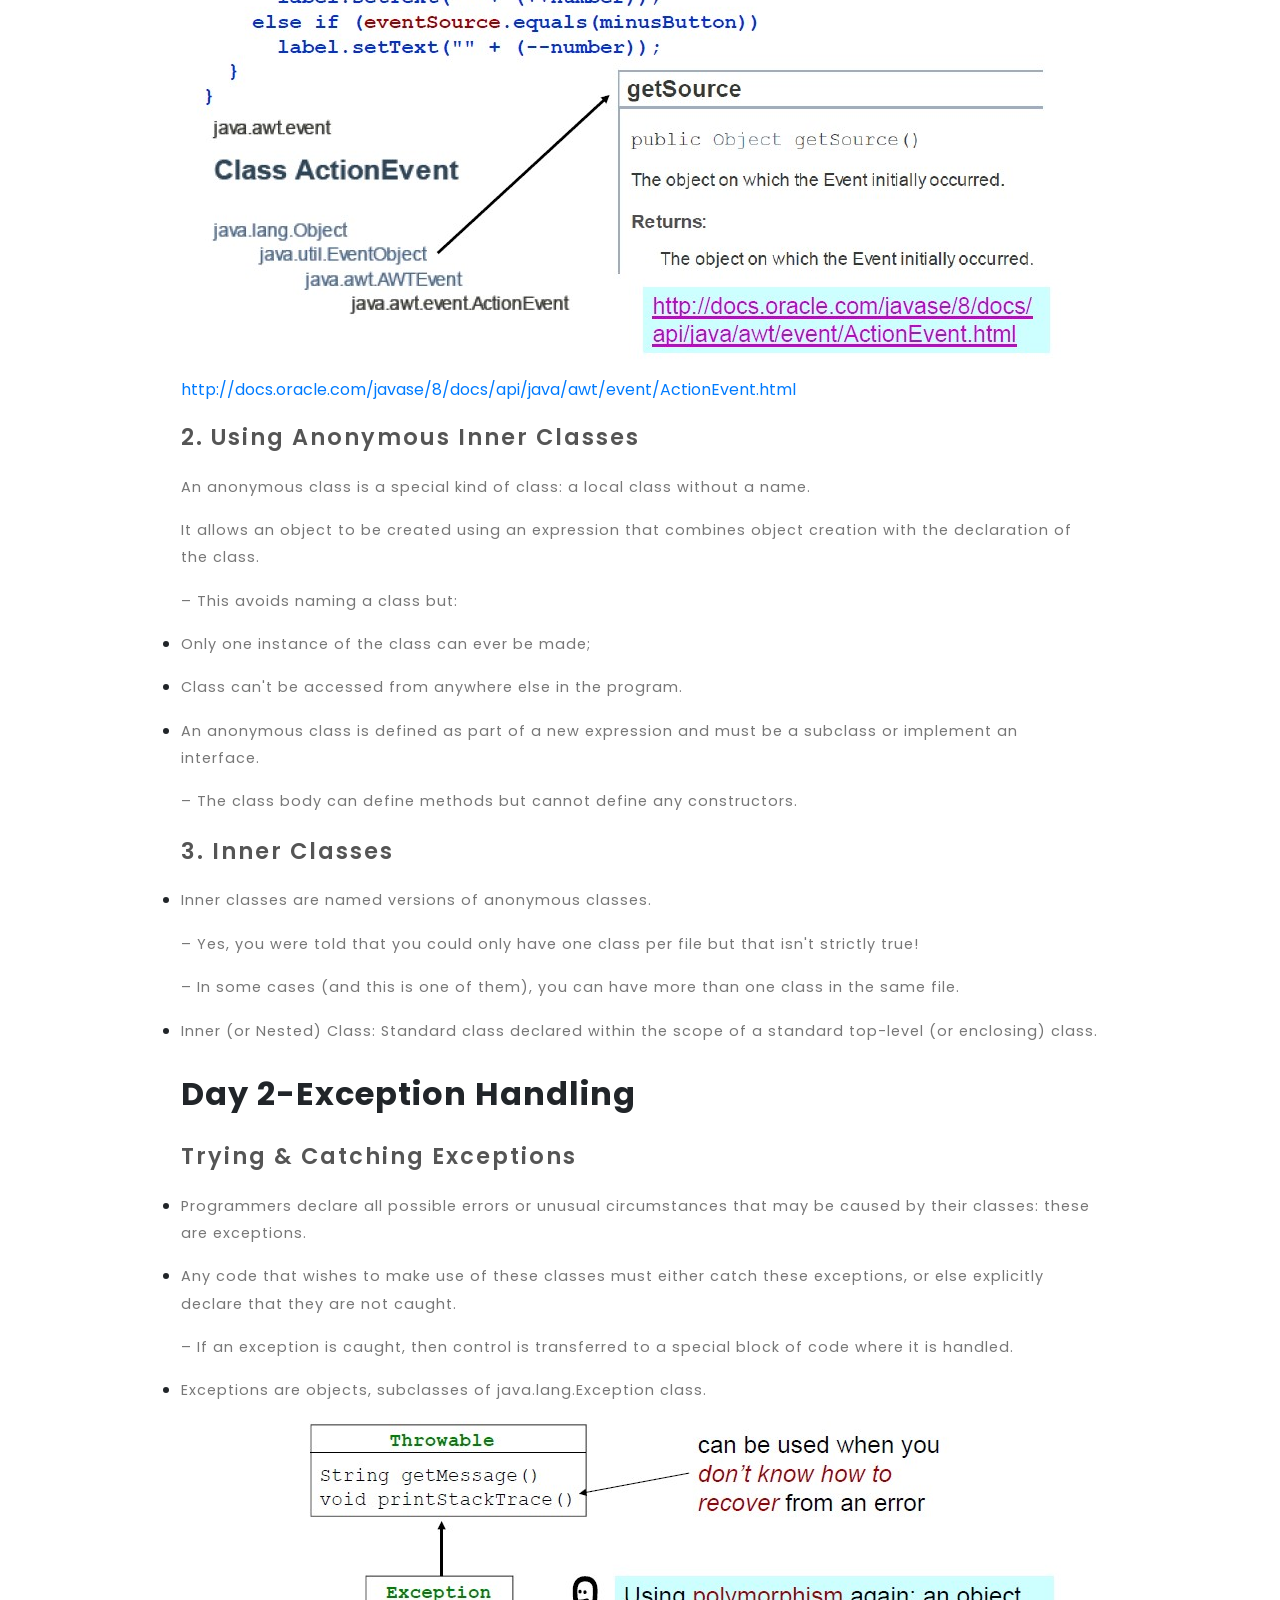
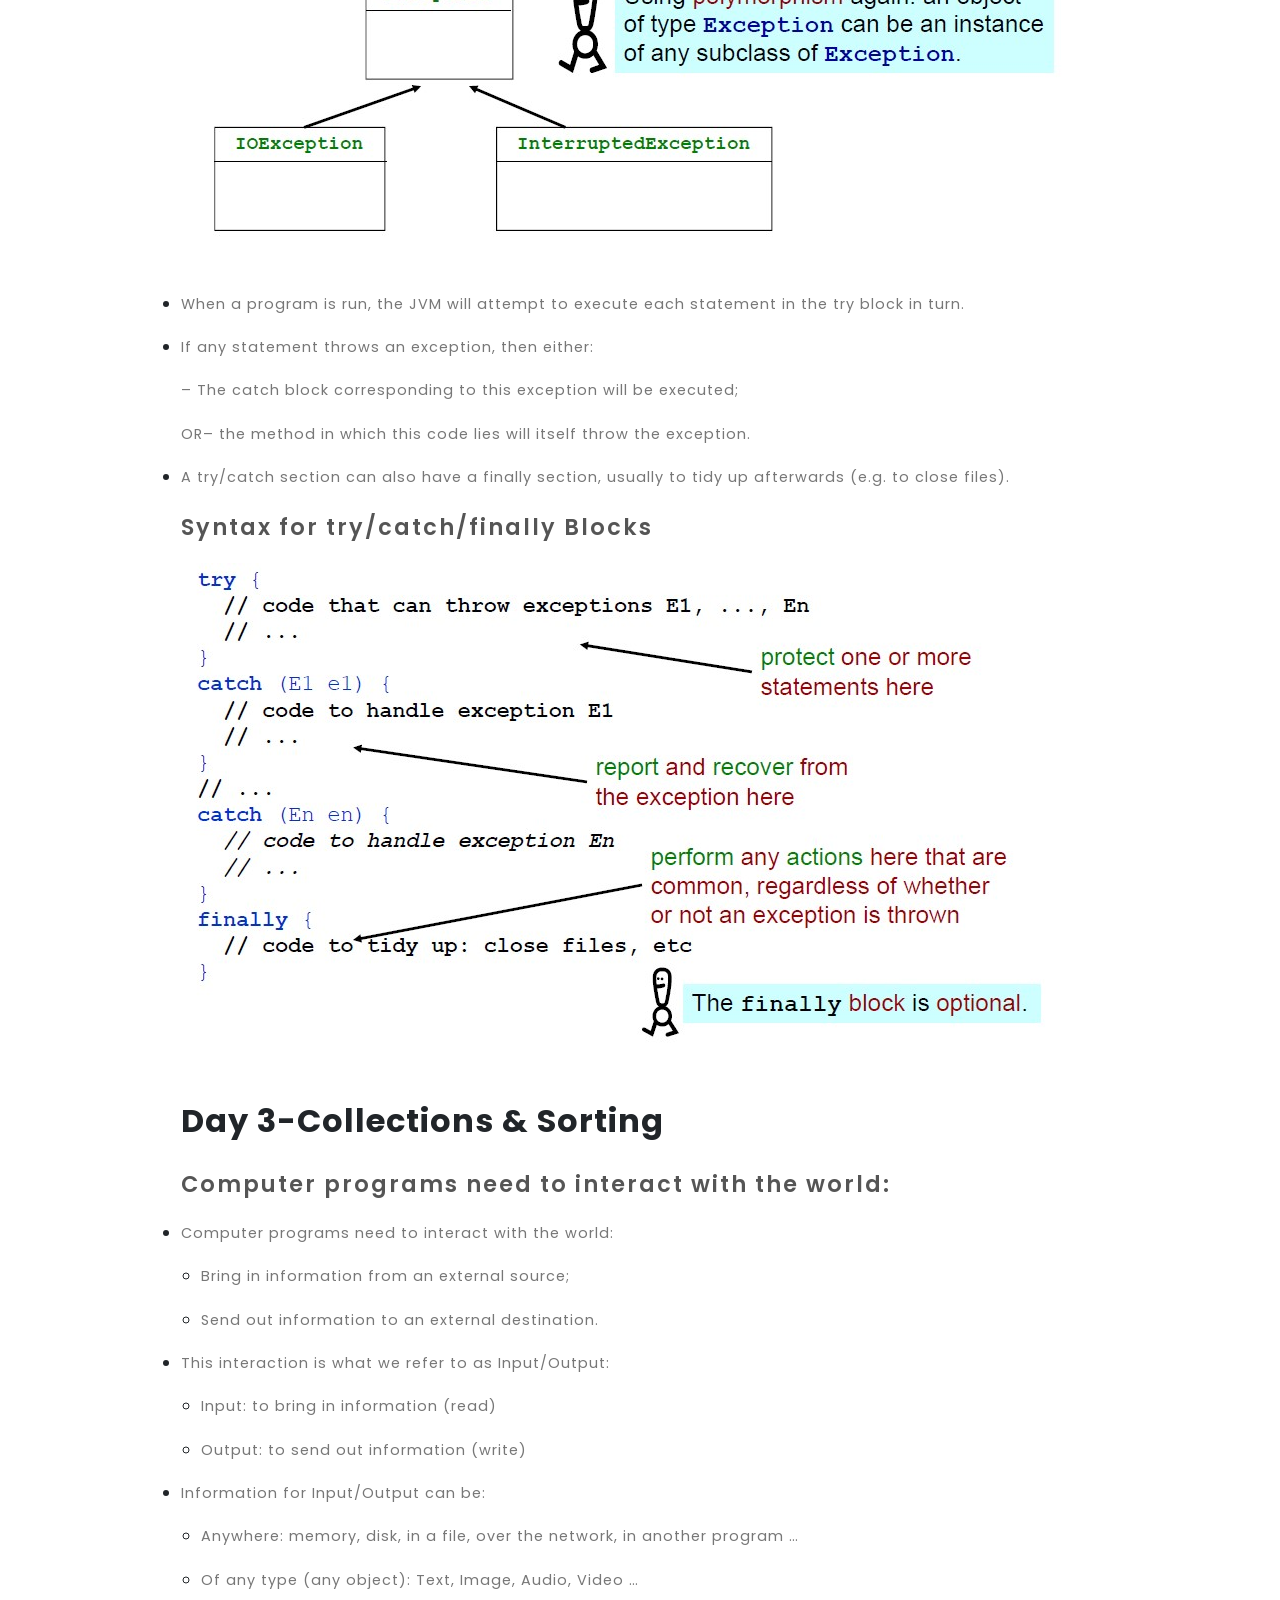
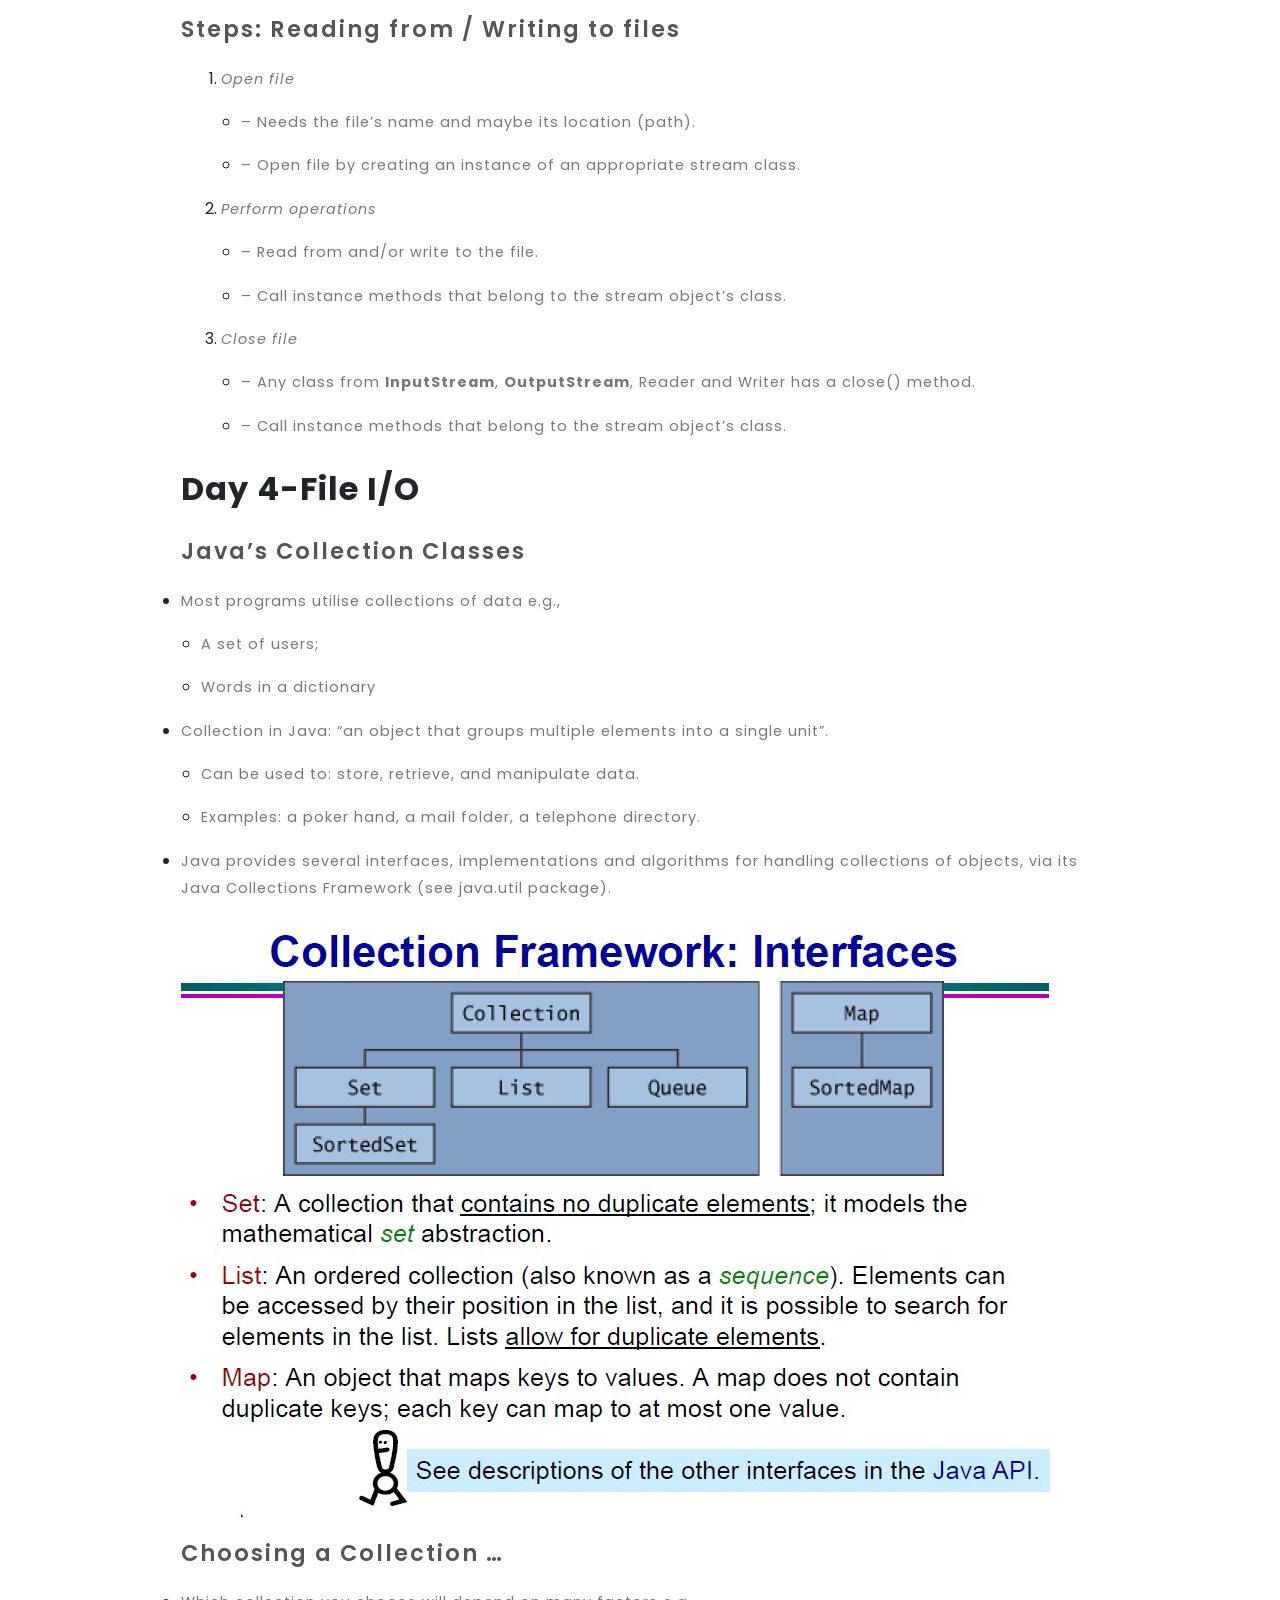
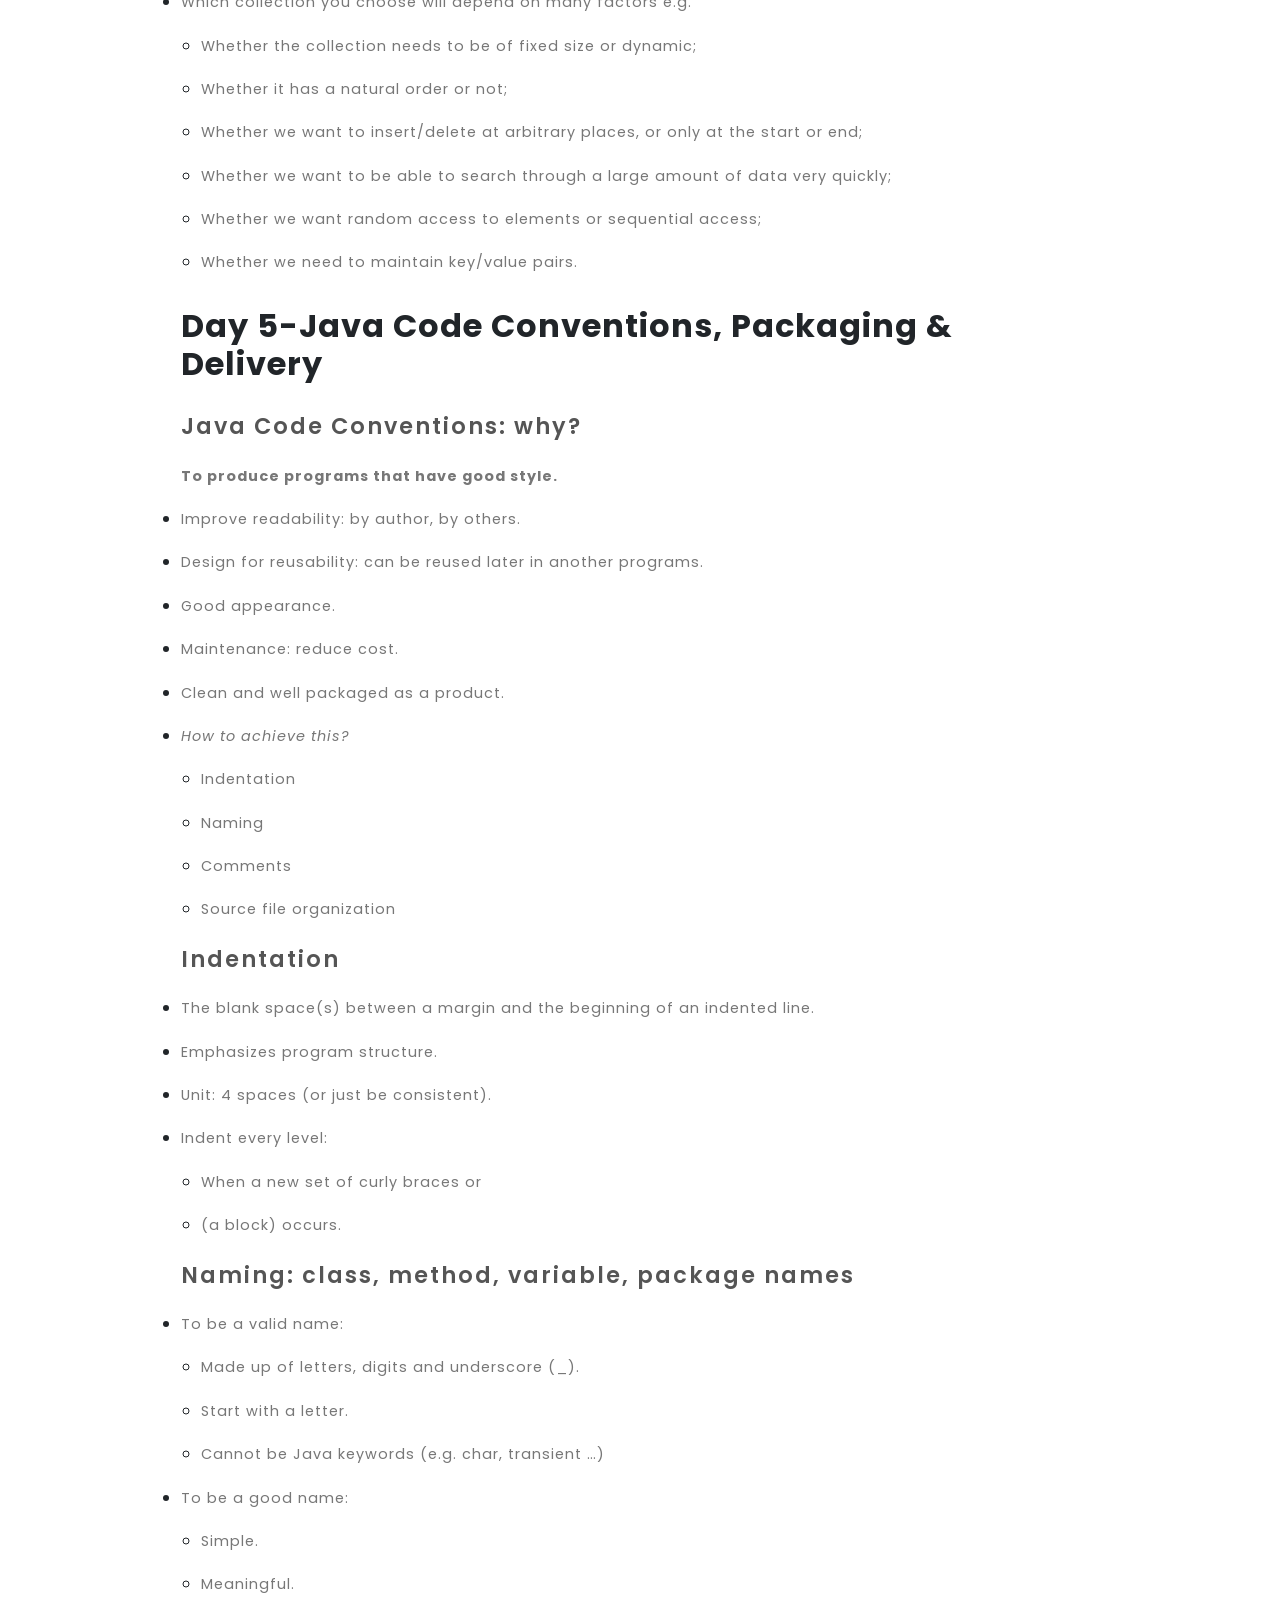
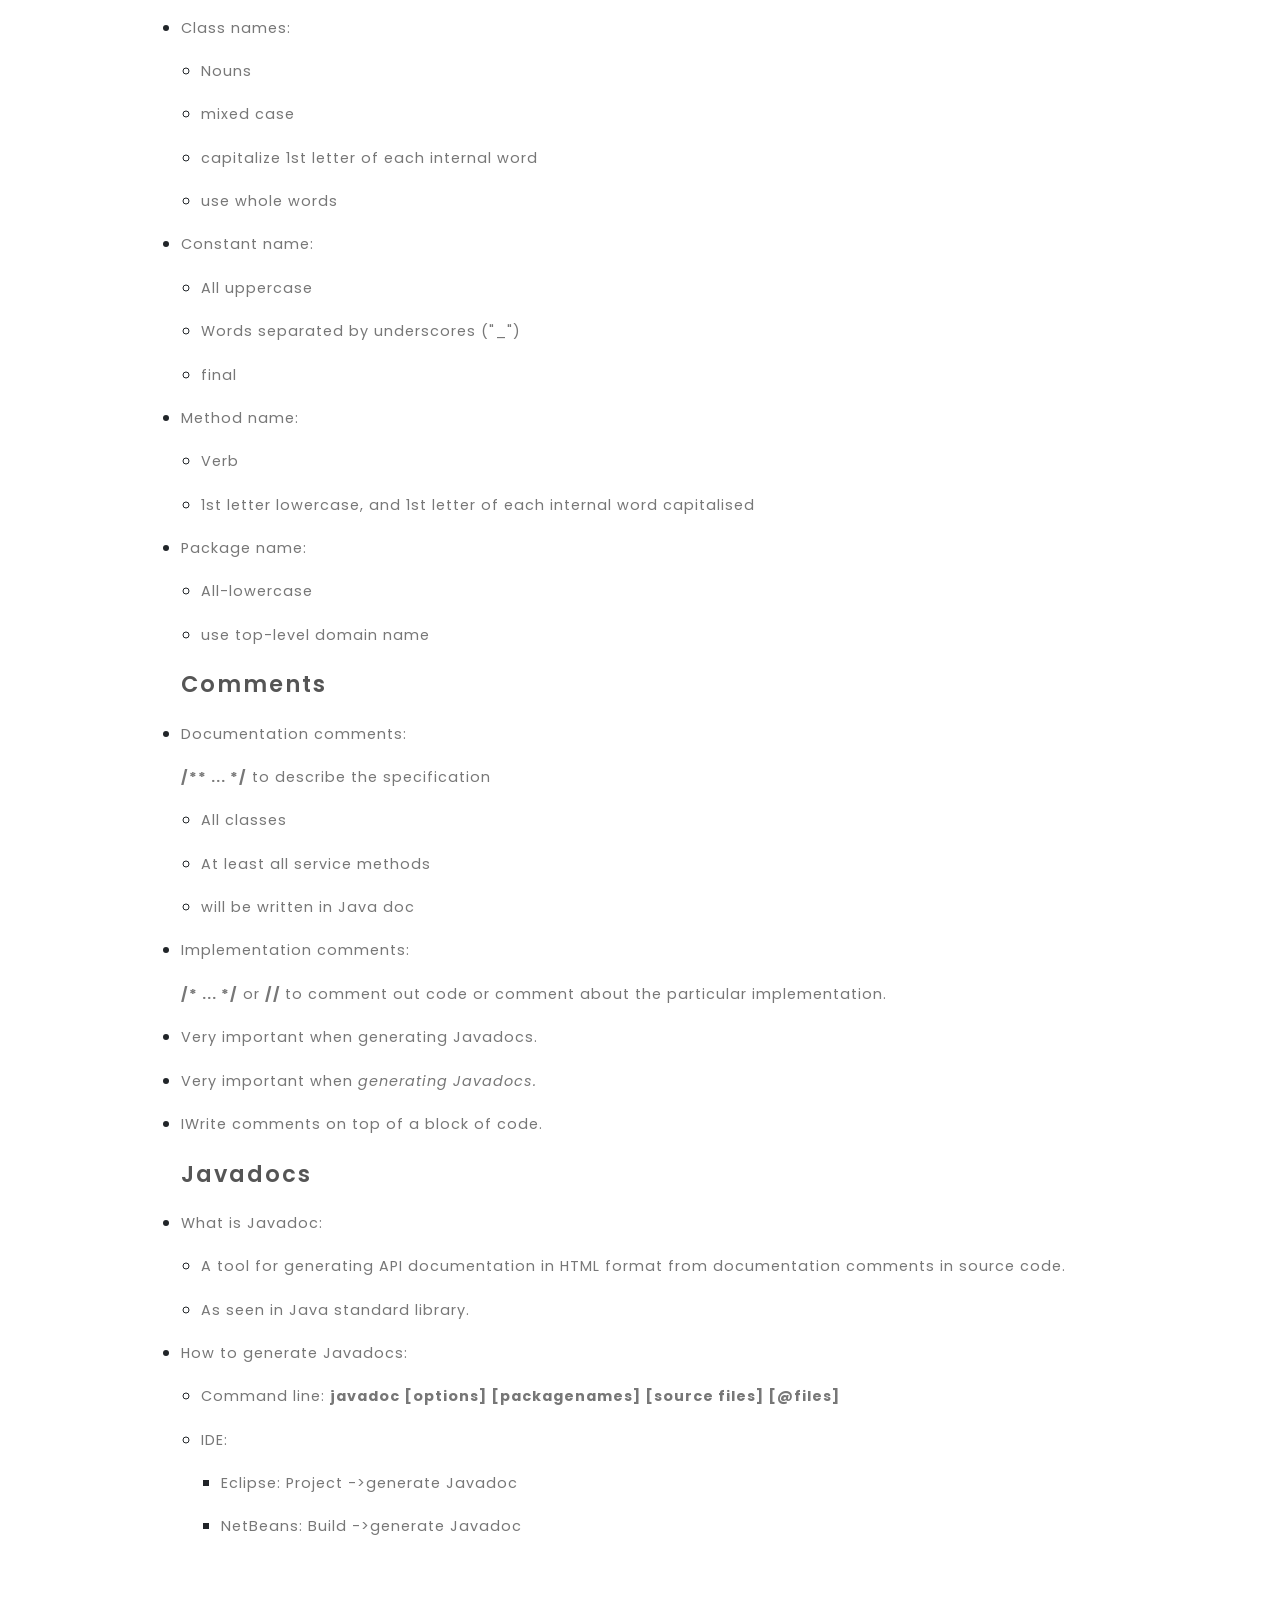
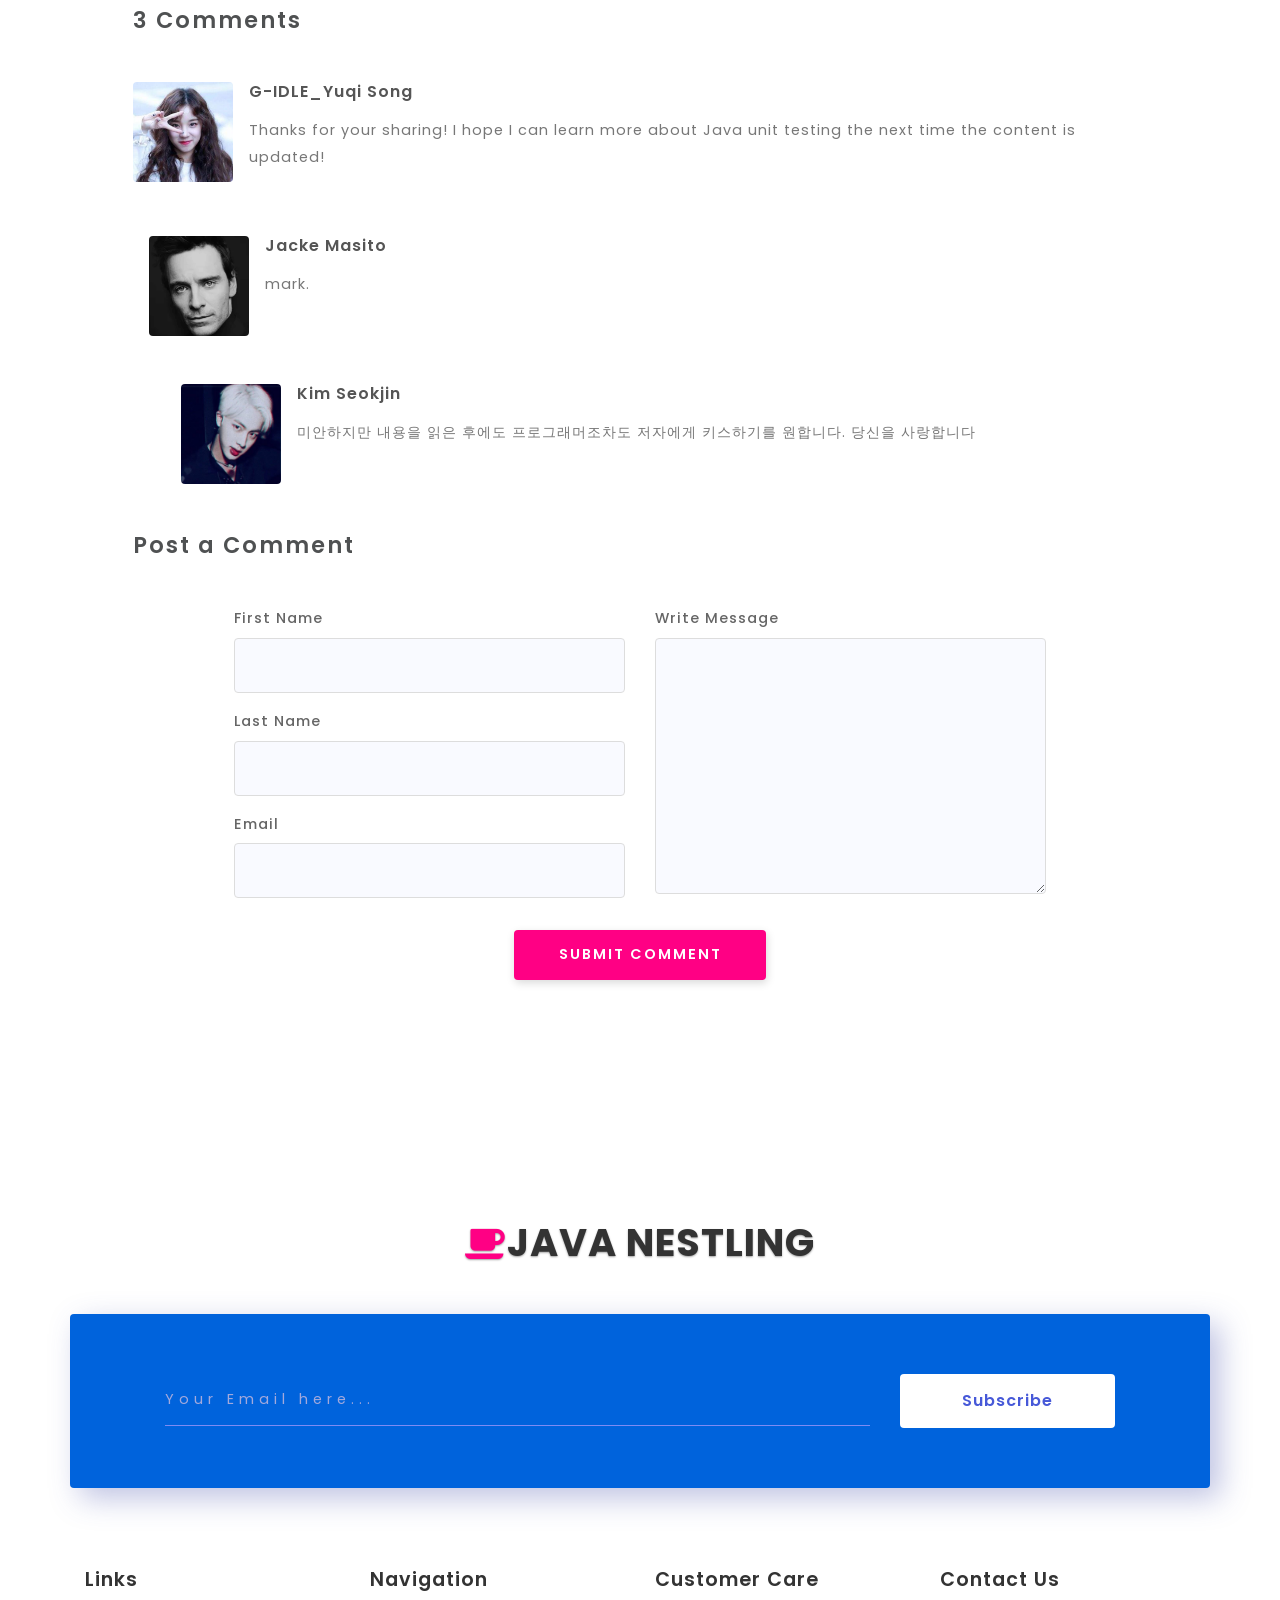
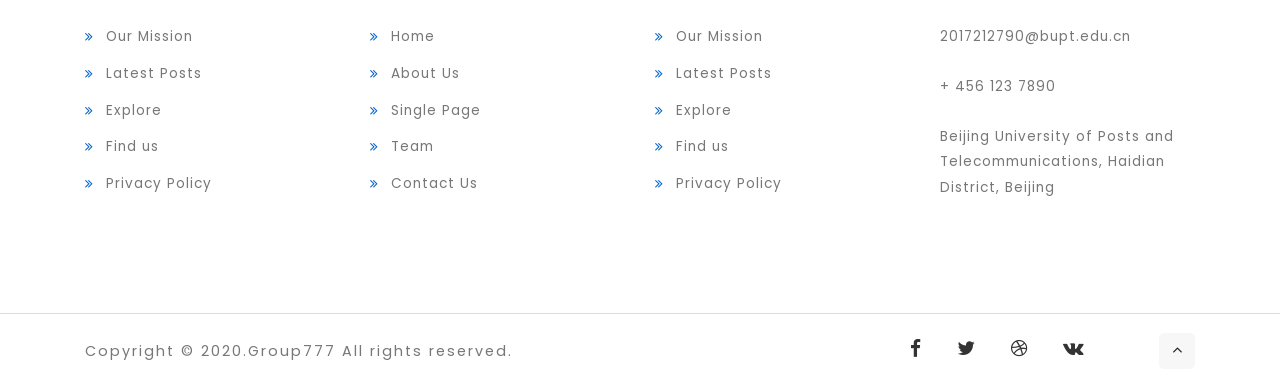
<file: week4.html>
<!DOCTYPE html>

<head>
    <title>Week4</title>
    <!-- Meta tag Keywords -->
    <meta name="viewport" content="width=device-width, initial-scale=1">
    <meta charset="UTF-8" />
    <meta name="keywords" content="" />
    <script>
        addEventListener("load", function() {
            setTimeout(hideURLbar, 0);
        }, false);

        function hideURLbar() {
            window.scrollTo(0, 1);
        }

    </script>
    <style>
        .h2_st{
            margin-top:30px ;
            margin-bottom: 30px;
        }
    </style>
    <!-- //Meta tag Keywords -->
    <!-- Custom-Files -->
    <link rel="stylesheet" href="css/bootstrap.css">

    <!-- Bootstrap-Core-CSS -->
    <link rel="stylesheet" href="css/style.css" type="text/css" media="all" />
    <link rel="stylesheet" href="css/slider.css" type="text/css" media="all" />
    <!-- Style-CSS -->
    <!-- font-awesome-icons -->
    <link href="css/font-awesome.css" rel="stylesheet">
    <!-- //font-awesome-icons -->
    <!-- /Fonts -->
    <link href="http://fonts.googleapis.com/css?family=Poppins:100,100i,200,200i,300,300i,400,400i,500,500i,600,600i,700,700i,800,800i,900" rel="stylesheet">
    <!-- //Fonts -->
</head>

<body>
    <!-- mian-content -->
    <div class="page-sidebar" style="position: fixed; margin-top: 560px; margin-left: 20px; width: 180px; ">
        <ul class="list-unstyled" style="color: #666;">
            
            <li style="font-size: large; border-bottom: solid; margin-bottom: 10px;"><b>quick reference</b></li>
            <li><a href="#day1">GUI in Java</a></li>
            <li><a href="#day2">Exception Handling</a></li>
            <li><a href="#day3">Collections</a></li>
            <li><a href="#day4">File I/O</a></li>
            <li><a href="#day5">Code Conventions</a></li>
            
           
        </ul>
    </div>
    <div class="main-w3layouts-header-sec inner-page" id="home">
        <div class="overlay-innerpage">
            <!-- header -->
            <header>
                <div class="container">
                    <div class="header d-lg-flex justify-content-between align-items-center">
                        <div class="header-section">
                            <h1>
                                <a class="navbar-brand logo editContent" href="index.html">
                                    <span class="fa fa-angellist"></span> Java Nestling
                                </a>
                            </h1>
                        </div>
                        <div class="nav_section">
                            <nav>
                                <label for="drop" class="toggle mt-lg-0 mt-1"><span class="fa fa-bars" aria-hidden="true"></span></label>
                                <input type="checkbox" id="drop" />
                                <ul class="menu">
                                    <li class="active"><a href="index.html">Home</a></li>
                                    
    
                                    <li>
                                        <!-- First Tier Drop Down -->
                                        <label for="drop-2" class="toggle">Dropdown <span class="fa fa-angle-down" aria-hidden="true"></span> </label>
                                        <a href="#skills">course <span class="fa fa-angle-down" aria-hidden="true"></span></a>
                                        <input type="checkbox" id="drop-2" />
                                        <ul class="inner-dropdown">
                                            <li><a href="week1.html">week1</a></li>
                                            <li><a href="week2.html">week2</a></li>
                                            <li><a href="week3.html">week3</a></li>
                                            <li><a href="week4.html">week4</a></li>
                                        </ul>
                                    </li>
                                    <li><a href="quiz.html">Quiz</a></li>
                                    
                                    <li><a href="contact.html">Contact Us</a></li>
                                   
    
                                </ul>
                            </nav>
                        </div>
    
                    </div>
                </div>
            </header>
            <!-- //header -->
        </div>
    </div>
    

    <!-- //banner -->
    <!-- //banner-botttom -->
    <section class="content-info py-5">
        <div class="container py-md-5">
            <h3 class="title-w3pvt mb-5 text-center">Java Week4</h3>
            <h3 class="title-w3pvt mb-5 text-center">A history of Java, Basic Java Skills</h3>
            <p class="text-center">Courses are going to bid you a farewell！</p>
            <div class="single-lavi-page mt-md-5 mt-4 px-lg-5">
                <div class="content-sing-w3layouts px-lg-5">
                    <img class="img-fluid" src="images/banner4.jpg" alt="">
                
                    <h2 class="h2_st"">Summary:</h2>
                    <img src="images/w4_1.jpg " class="img-fluid">

                    <h2 class="h2_st" id="day1">Day1-GUI in Java (Advanced)</h2>
                    <h4>Event Handling (again) // Using Anonymous Inner Classes</h4>
                    <img src="images/w4_2.jpg " class="img-fluid">
                    <h4>1. Setting up the GUI & Determining the Event Source</h4>
                    <img src="images/w4_3.jpg " class="img-fluid">
                    <img src="images/w4_4.jpg " class="img-fluid">
                    <a href="http://docs.oracle.com/javase/8/docs/api/java/awt/event/ActionEvent.html">http://docs.oracle.com/javase/8/docs/api/java/awt/event/ActionEvent.html</a>
                    <h4>2. Using Anonymous Inner Classes </h4>
                    <p>An anonymous class is a special kind of class: a local class without a name.</p>
                    <p>It allows an object to be created using an expression that combines object creation with the declaration of the class.</p>
                    <p>– This avoids naming a class but:</p>
                    <ul>
                        <li><p>Only one instance of the class can ever be made;</p></li>
                        <li><p>Class can't be accessed from anywhere else in the program.</p></li>
                        <li><p>An anonymous class is defined as part of a new expression and must be a subclass or implement an interface.</p></li>

                    </ul>
                    <p>– The class body can define methods but cannot define any constructors.</p>
                    <h4>3. Inner Classes</h4>
                   <ul>
                       <li><p>Inner classes are named versions of anonymous classes.</p></li>
                   </ul>
                   <p>– Yes, you were told that you could only have one class per file but that isn't strictly true!</p>
                <p>– In some cases (and this is one of them), you can have more than one class in the same file.</p>
                <ul>
                    <li><p>Inner (or Nested) Class: Standard class declared within the scope of a standard top-level (or enclosing) class.
                    </p></li>
                </ul>
                <h2 class="h2_st" id="day2">Day 2-Exception Handling</h2>
                <h4>Trying & Catching Exceptions</h4>
                <ul>
                    <li><p>Programmers declare all possible errors or unusual circumstances that may be caused by their classes: these are exceptions.</p></li>
                    <li><p>Any code that wishes to make use of these classes must either catch these exceptions, or else explicitly declare that they are not caught.</p></li>
                    <p>– If an exception is caught, then control is transferred to a special block of code where it is handled.</p>
                    <li><p>Exceptions are objects, subclasses of java.lang.Exception class.</p></li>
                    <img src="images/w4_5.jpg " class="img-fluid">
                    <li><p>When a program is run, the JVM will attempt to execute each statement in the try block in turn.</p></li>
                    <li><p>If any statement throws an exception, then either:</p></li>
                    <p>– The catch block corresponding to this exception will be executed;</p>
                    <p>OR– the method in which this code lies will itself throw the exception.</p>
        
                        <li><p>A try/catch section can also have a finally section, usually to tidy up afterwards (e.g. to close files).</p></li>
            
                </ul>
                <h4>Syntax for try/catch/finally Blocks</h4>
                <img src="images/w4_6.jpg " class="img-fluid">
                <h2 class="h2_st" id="day3">Day 3-Collections & Sorting</h2>
                <h4>Computer programs need to interact with the world:</h4>
                <ul>
                    <li><p>Computer programs need to interact with the world:</p></li>
                    <ul style="margin-left: 20px;">
                        <li><p>Bring in information from an external source;</p></li>
                        <li><p>Send out information to an external destination.</p></li>
                    </ul>
                    <li><p>This interaction is what we refer to as Input/Output:</p></li>
                    <ul style="margin-left: 20px;">
                        <li><p>Input: to bring in information (read)</p></li>
                        <li><p>Output: to send out information (write)</p></li>
                    </ul>
                    <li><p> Information for Input/Output can be:</p></li>
                    <ul style="margin-left: 20px;">
                        <li><p>Anywhere: memory, disk, in a file, over the network, in another program …</p></li>
                        <li><p>Of any type (any object): Text, Image, Audio, Video …</p></li>
                    </ul>

                </ul>
                <h4>Steps: Reading from / Writing to files</h4>
                <ol>
                    <li><p><i> Open file</i></p></li>
                    <ul style="margin-left: 20px;">
                        <li><p>– Needs the file’s name and maybe its location (path).</p></li>
                        <li><p>– Open file by creating an instance of an appropriate stream class.</p></li>
                    </ul>
                    <li><p><i> Perform operations</i></p></li>
                    <ul style="margin-left: 20px;">
                        <li><p>– Read from and/or write to the file.</p></li>
                        <li><p>– Call instance methods that belong to the stream object’s class.</p></li>
                    </ul>
                    <li><p><i> Close file</i></p></li>
                    <ul style="margin-left: 20px;">
                        <li><p>– Any class from <b>InputStream</b>, <b>OutputStream</b>, Reader and Writer has a close() method.</p></li>
                        <li><p>– Call instance methods that belong to the stream object’s class.</p></li>
                    </ul>
                    
                </ol>

                
                <h2 class="h2_st" id="day4">Day 4-File I/O</h2>
                <h4>Java’s Collection Classes</h4>
                <ul>
                    <li><p>Most programs utilise collections of data e.g.,</p></li>
                    <ul style="margin-left: 20px;">
                        <li><p>A set of users;</p></li>
                        <li><p>Words in a dictionary</p></li>
                    </ul>
                    <li><p>Collection in Java: “an object that groups multiple elements into a single unit”.</p></li>
                    <ul style="margin-left: 20px;">
                        <li><p>Can be used to: store, retrieve, and manipulate data.</p></li>
                        <li><p>Examples: a poker hand, a mail folder, a telephone directory.</p></li>
                    </ul>
                    <li><p> Java provides several interfaces, implementations and algorithms for handling collections of objects, via its Java Collections Framework (see java.util package).</p></li>
                
                </ul>
                <img src="images/w4_7.jpg " class="img-fluid">
                <h4>Choosing a Collection …</h4>
                <ul>
                    <li><p>Which collection you choose will depend on many factors e.g.</p></li>
                    <ul style="margin-left: 20px;">
                        <li><p>Whether the collection needs to be of fixed size or dynamic;</p></li>
                        <li><p>Whether it has a natural order or not;</p></li>
                        <li><p>Whether we want to insert/delete at arbitrary places, or only at the start or end;</p></li>
                        <li><p>Whether we want to be able to search through a large amount of data very quickly;</p></li>
                        <li><p>Whether we want random access to elements or sequential access;</p></li>
                        <li><p>Whether we need to maintain key/value pairs.</p></li>
                    </ul>
                </ul>
                <h2 class="h2_st" id="day5">Day 5-Java Code Conventions, Packaging & Delivery</h2>
                <h4>Java Code Conventions: why?</h4>
                <p><b>To produce programs that have good style.</b></p>
                <ul>
                    <li><p>Improve readability: by author, by others.</p></li>
                    <li><p>Design for reusability: can be reused later in another programs.</p></li>
                    <li><p>Good appearance.</p></li>
                    <li><p>Maintenance: reduce cost.</p></li>
                    <li><p>Clean and well packaged as a product.</p></li>
                    <li><p><i>How to achieve this?</i></p></li>
                    <ul style="margin-left: 20px;">
                        <li><p>Indentation</p></li>
                        <li><p>Naming</p></li>
                        <li><p>Comments</p></li>
                        <li><p>Source file organization</p></li>
                    </ul>
                </ul>
                <h4>Indentation</h4>
                <ul>
                    <li><p>The blank space(s) between a margin and the beginning of an indented line.</p></li>
                    <li><p>Emphasizes program structure.</p></li>
                    <li><p>Unit: 4 spaces (or just be consistent).</p></li>
                    <li><p> Indent every level:</p></li>
                    <ul style="margin-left: 20px;">
                        <li><p>When a new set of curly braces or</p></li>
                        <li><p>(a block) occurs.</p></li>
                        
                    </ul>
                </ul>
                <h4>Naming: class, method, variable, package names</h4>
                <ul>
                    <li><p>To be a valid name:</p></li>
                    <ul style="margin-left: 20px;">
                        <li><p>Made up of letters, digits and underscore (_).</p></li>
                        <li><p>Start with a letter.</p></li>
                        <li><p>Cannot be Java keywords (e.g. char, transient …)</p></li>
                       
                    </ul>
                    <li><p>To be a good name:</p></li>
                    <ul style="margin-left: 20px;">
                        <li><p>Simple.</p></li>
                        <li><p>Meaningful.</p></li>
                    </ul>
                    <li><p>Class names:</p></li>
                    <ul style="margin-left: 20px;">
                        <li><p>Nouns</p></li>
                        <li><p>mixed case</p></li>
                        <li><p>capitalize 1st letter of each internal word</p></li>
                        <li><p>use whole words</p></li>
                    </ul>
                    <li><p>Constant name:</p></li>
                    <ul style="margin-left: 20px;">
                        <li><p>All uppercase</p></li>
                        <li><p>Words separated by underscores ("_")</p></li>
                        <li><p>final</p></li>
                   
                    </ul>
                    <li><p>Method name:</p></li>
                    <ul style="margin-left: 20px;">
                        <li><p>Verb</p></li>
                        <li><p>1st letter lowercase, and 1st letter of each internal word capitalised</p></li>
                       
                    </ul>
                    <li><p>Package name:</p></li>
                    <ul style="margin-left: 20px;">
                        <li><p>All-lowercase</p></li>
                        <li><p>use top-level domain name </p></li>
                       
                    </ul>
                </ul>
                <h4>Comments</h4>
                <ul>
                    <li><p>Documentation comments:</p></li>
                    <p><b>/** ... */</b> to describe the specification<p>
                        <ul style="margin-left: 20px;">
                            <li><p>All classes</p></li>
                            <li><p>At least all service methods</p></li>
                            <li><p>will be written in Java doc</p></li>
                        </ul>
                    <li><p>Implementation comments:</p></li>
                    <p><b>/* ... */</b> or <b>// </b>to comment out code or comment about the particular implementation.</p>
                    <li><p> Very important when generating Javadocs.</p></li>
                    <li><p>Very important when <i>generating Javadocs.</i></p></li>
                    <li><p>IWrite comments on top of a block of code.</p></li>
                </ul>
                <h4>Javadocs</h4>
                <ul>
                    <li><p>What is Javadoc:</p></li>
                    <ul style="margin-left: 20px;">
                        <li><p>A tool for generating API documentation in HTML format from documentation comments in source code.</p></li>
                        <li><p>As seen in Java standard library.</p></li>
                    </ul>
                    <li><p>How to generate Javadocs:</p></li>
                    <ul style="margin-left: 20px;">
                        <li><p>Command line: <b>javadoc [options] [packagenames] [source files] [@files]</b></p></li>
                        <li><p>IDE:</p></li>
                        <ul style="margin-left: 20px;">
                            <li><p>Eclipse: Project ->generate Javadoc</p></li>
                        <li><p>NetBeans: Build ->generate Javadoc</p></li>

                        </ul>
                    </ul>
                    
                </ul>
                
                
                </div>
                <div style="height: 50px;"></div>

               
                <div class="comment-sec-w3layouts">
                    <h4 class="leave-w3layouts mb-5">3 Comments</h4>
                    <ul class="list-unstyled">
                        <li class="media">
                            <img class="mr-3 img-fluid" src="images/im3.png" style='width:100px; height: 100px;' alt="">

                            <div class="media-body">
                                <h5 class="mt-0 mb-1">G-IDLE_Yuqi Song</h5>
                                <p class="mt-3"> Thanks for your sharing! I hope I can learn more about Java unit testing the next time the content is updated!</p>
                            </div>
                        </li>
                        <li class="media my-5 ml-3">
                            <img class="mr-3 img-fluid" src="images/im2.png" style='width:100px; height: 100px;' alt="">
                            <div class="media-body">
                                <h5 class="mt-0 mb-1">Jacke Masito</h5>
                                <p class="mt-3"> mark.</p>
                            </div>
                        </li>
                        <li class="media ml-5">
                            <img class="mr-3 img-fluid" src="images/im1.png" style='width:100px; height: 100px;' alt="">
                            <div class="media-body">
                                <h5 class="mt-0 mb-1">Kim Seokjin</h5>
                                <p class="mt-3">미안하지만 내용을 읽은 후에도 프로그래머조차도 저자에게 키스하기를 원합니다.
                                    당신을 사랑합니다</p>
                            </div>
                        </li>
                    </ul>
                </div>
                <div class="comment-bottom lavi_mail_grid_right p-0 my-lg-5 my-4">
                    <h4 class="leave-w3layouts mb-5">Post a Comment</h4>
                    <form action="#" class="w3layouts-contact-fm" method="post">
                        <div class="row">
                            <div class="col-lg-6">
                                <div class="form-group">
                                    <label>First Name</label>
                                    <input class="form-control" type="text" name="Name" placeholder="" required="">
                                </div>
                                <div class="form-group">
                                    <label>Last Name</label>
                                    <input class="form-control" type="text" name="Name" placeholder="" required="">
                                </div>
                                <div class="form-group">
                                    <label>Email</label>
                                    <input class="form-control" type="email" name="Email" placeholder="" required="">
                                </div>
                            </div>
                            <div class="col-lg-6">
                                <div class="form-group">
                                    <label>Write Message</label>
                                    <textarea class="form-control" name="Message" placeholder="" required=""></textarea>
                                </div>



                            </div>
                            <div class="form-group mx-auto mt-3">
                                <button type="submit" class="btn submit">Submit Comment</button>
                            </div>
                        </div>

                    </form>
                </div>

            </div>

        </div>
    </section>
    <!-- //banner-botttom -->

    <!-- footer -->
    <footer class="footer-content py-5">
        <div class="container py-md-3">
            <div class="footer-top text-center mb-5">
                <h2>
                    <a class="navbar-brand pt-3 mb-5" href="index.html">
                        <span class="fa fa-angellist"></span>java nestling
                    </a>
                </h2>
                <div class="contact-form mx-auto text-left">
                    <form method="post" action="#">
                        <div class="row subscribe-sec">
                            <div class="col-md-9 con-gd">
                                <input type="email" class="form-control" id="email" placeholder="Your Email here..." name="email" required>

                            </div>
                            <div class="col-md-3 con-gd">
                                <button type="submit" class="btn btn-default">Subscribe</button>
                            </div>

                        </div>

                    </form>
                </div>
            </div>
            <div class="row footer-top-inner-w3layouts">
                <div class="col-lg-3 col-md-6 mt-lg-0 mt-4">
                    <div class="footer-lavi">
                        <h3 class="mb-3 lavi_title">Links</h3>
                        <hr>
                        <ul class="list-info-lavi">
                            <li>
                                <a href="about.html"><span class="fa fa-angle-double-right" aria-hidden="true"></span>
                                    Our Mission
                                </a>
                            </li>
                            <li>
                                <a href="#"><span class="fa fa-angle-double-right" aria-hidden="true"></span>
                                    Latest Posts
                                </a>
                            </li>
                            <li>
                                <a href="#"><span class="fa fa-angle-double-right" aria-hidden="true"></span>
                                    Explore
                                </a>
                            </li>
                            <li>
                                <a href="contact.html"><span class="fa fa-angle-double-right" aria-hidden="true"></span>
                                    Find us
                                </a>
                            </li>
                            <li>
                                <a href="#"><span class="fa fa-angle-double-right" aria-hidden="true"></span>
                                    Privacy Policy
                                </a>
                            </li>
                        </ul>
                    </div>
                </div>
                <div class="col-lg-3 col-md-6 mt-lg-0 mt-4">
                    <div class="footer-lavi">
                        <h3 class="mb-3 lavi_title">Navigation</h3>
                        <hr>
                        <ul class="list-info-lavi">
                            <li>
                                <a href="index.html"><span class="fa fa-angle-double-right" aria-hidden="true"></span>
                                    Home
                                </a>
                            </li>
                            <li>
                                <a href="about.html"><span class="fa fa-angle-double-right" aria-hidden="true"></span>
                                    About Us
                                </a>
                            </li>
                            <li>
                                <a href="single.html"><span class="fa fa-angle-double-right" aria-hidden="true"></span>
                                    Single Page
                                </a>
                            </li>
                            <li>
                                <a href="about.html"><span class="fa fa-angle-double-right" aria-hidden="true"></span>
                                    Team
                                </a>
                            </li>
                            <li>
                                <a href="contact.html"><span class="fa fa-angle-double-right" aria-hidden="true"></span>
                                    Contact Us
                                </a>
                            </li>
                        </ul>
                    </div>
                </div>
                <div class="col-lg-3 col-md-6 mt-lg-0 mt-4">
                    <div class="footer-lavi">
                        <h3 class="mb-3 lavi_title">Customer Care</h3>
                        <hr>
                        <ul class="list-info-lavi">
                            <li>
                                <a href="about.html"><span class="fa fa-angle-double-right" aria-hidden="true"></span>
                                    Our Mission
                                </a>
                            </li>
                            <li>
                                <a href="#"><span class="fa fa-angle-double-right" aria-hidden="true"></span>
                                    Latest Posts
                                </a>
                            </li>
                            <li> <a href="#"><span class="fa fa-angle-double-right" aria-hidden="true"></span>

                                    Explore
                                </a>
                            </li>
                            <li>
                                <a href="contact.html"><span class="fa fa-angle-double-right" aria-hidden="true"></span>
                                    Find us
                                </a>
                            </li>
                            <li>
                                <a href="#"><span class="fa fa-angle-double-right" aria-hidden="true"></span>
                                    Privacy Policy
                                </a>
                            </li>
                        </ul>
                    </div>
                </div>
                <div class="col-lg-3 col-md-6 mt-lg-0 mt-4">
                    <div class="footer-lavi">
                        <h3 class="mb-3 lavi_title">Contact Us</h3>
                        <hr>
                        <div class="last-w3layouts-contact">
                            <p>
                                <a href="mailto:example@email.com">2017212790@bupt.edu.cn</a>
                            </p>
                        </div>
                        <div class="last-w3layouts-contact my-2">
                            <p>+ 456 123 7890</p>
                        </div>
                        <div class="last-w3layouts-contact">
                            <p>Beijing University of Posts and Telecommunications, Haidian District, Beijing</p>
                        </div>
                    </div>
                </div>

            </div>

        </div>
        <!-- //footer bottom -->
    </footer>
    <!-- //footer -->
    <div class="copy-right">
        <div class="container">
            <div class="row">
                <p class="copy-right-grids text-md-left text-center my-sm-4 my-4 col-md-6">Copyright &copy; 2020.Group777 All rights reserved.</p>
                <div class="w3layouts-footer text-md-right text-center mt-4 col-md-5">
                    <ul class="list-unstyled w3layouts-icons">
                        <li>
                            <a href="#">
                                <span class="fa fa-facebook-f"></span>
                            </a>
                        </li>
                        <li>
                            <a href="#">
                                <span class="fa fa-twitter"></span>
                            </a>
                        </li>
                        <li>
                            <a href="#">
                                <span class="fa fa-dribbble"></span>
                            </a>
                        </li>
                        <li>
                            <a href="#">
                                <span class="fa fa-vk"></span>
                            </a>
                        </li>
                    </ul>
                </div>
                <div class="move-top text-right col-md-1"><a href="#home" class="move-top"> <span class="fa fa-angle-up  mb-3" aria-hidden="true"></span></a></div>

            </div>
        </div>
    </div>
</body>

</html>
</file>
<file: css/addCSS.css>
.py-5_h1_id1{
    margin-top: 30px;
    text-align: center;
    width: 1000px;
    margin-left:auto;
    margin-right: auto;
    text-shadow: 3px 1px 3px rgba(45, 45, 45, 0.14);
}
.sec-h3{
    margin-top: 50px;
    margin-bottom: 50px;
    text-align: center;
    width: 1000px;
    margin-left:auto;
    margin-right: auto;
   color: #333;
}
.in-comments{
    margin-left: 100px;
    width: 1000px;
    height: 200px;
}
.in-comments-i{

    float: left;
    padding-top: 50px;
   width: 800px;
   height: 200px;
}
.px-lg-5 sub-wthree{
    text-align: left;
}
</file>
<file: css/style.css>
html,
body {
    margin: 0;
    font-size: 100%;
    background: #fff;
    font-family: 'Poppins', sans-serif;
    scroll-behavior: smooth;
}

body a {
    text-decoration: none;
    transition: 0.5s all;
    -webkit-transition: 0.5s all;
    -moz-transition: 0.5s all;
    -o-transition: 0.5s all;
    -ms-transition: 0.5s all;
}

a:hover {
    text-decoration: none;
    opacity: 0.8;
}

input[type="button"],
input[type="submit"],
input[type="text"],
input[type="email"],
input[type="search"] {
    transition: 0.5s all;
    -webkit-transition: 0.5s all;
    -moz-transition: 0.5s all;
    -o-transition: 0.5s all;
    -ms-transition: 0.5s all;
    font-family: 'Poppins', sans-serif;

}

h1,
h2,
h3,
h4,
h5,
h6 {
    margin: 0;
    letter-spacing: 1px;
    font-weight: 700;
    font-family: 'Poppins', sans-serif;
}

p {
    font-size: 0.9em;
    color: #777;
    line-height: 1.9em;
    letter-spacing: 1px;
}

ul {
    margin: 0;
    padding: 0;
}
.tlinks{text-indent:-9999px;height:0;line-height:0;font-size:0;overflow:hidden;}
/*-- header --*/
/*-- header --*/

a.navbar-brand {
    font-size: 0.8em;
    color: #fff;
    padding: 0;
    font-weight: 700;
    margin: 0;
    letter-spacing: 1px;
    text-shadow: 0 1px 2px rgba(0, 0, 0, 0.37);
    position: relative;
    text-transform: uppercase;
}

a.navbar-brand.logo span {}

/*-- //header --*/
/* banner style */
.banner_w3pvt {
    position: relative;
    z-index: 1;
}

.banner-top {
    background: url(../images/banner1.jpg) no-repeat center;
    background-size: cover;
    -webkit-background-size: cover;
    -moz-background-size: cover;
    -o-background-size: cover;
    -moz-background-size: cover;
}

.banner-top1 {
    background: url(../images/banner2.jpg) no-repeat center;
    background-size: cover;
    -webkit-background-size: cover;
    -moz-background-size: cover;
    -o-background-size: cover;
    -moz-background-size: cover;
}

.banner-top2 {
    background: url(../images/banner3.jpg) no-repeat 0px 0px;
    background-size: cover;
    -webkit-background-size: cover;
    -moz-background-size: cover;
    -o-background-size: cover;
    -moz-background-size: cover;
}

.banner-info {
    padding-top: 19em;
}

.banner-w3layouts-inner {
    text-align: center;
    /* background: #fff; */
    padding: 2em;
    /* width: 50%; */
    margin: 0 auto;
}

.banner-info h3 {
    text-shadow: 3px 1px 3px rgba(45, 45, 45, 0.38);
    font-size: 9em;
    color: #fff;
    font-weight: 700;
    line-height: 1em;
    text-transform: uppercase;
}

.banner-info h4 {
    color: #fff;
    margin: 1em 0;
    letter-spacing: 3px;
    text-transform: uppercase;
    font-weight: 400;
    font-size: 1em;
    text-shadow: 3px 1px 3px rgba(45, 45, 45, 0.38);
}

.banner-info i {
    vertical-align: middle;
}

.banner-top,
.banner-top1,
.banner-top2,
.banner-top3 {
    min-height: 50em;
}

.overlay {
    min-height: 50em;
    background: rgba(0, 0, 0, 0.44);
}

.overlay1 {
    min-height: 750px;
    background: rgba(0, 0, 0, 0.5);
}

.read {
    width: 90px;
    height: 90px;
    color: #fff;
    font-size: 1em;
    font-weight: 400;
    letter-spacing: 2px;
    display: inline-block;
    border: none;
    outline: none;
    background: #0063dc;
    border-radius: 50%;
    -webkit-border-radius: 50%;
    -o-border-radius: 50%;
    -ms-border-radius: 50%;
    -moz-border-radius: 50%;
    box-shadow: 0 3px 5px rgba(0, 0, 0, 0.34);
    -webkit-box-shadow: 0 3px 5px rgba(0, 0, 0, 0.34);
    -moz-box-shadow: 0 3px 5px rgba(0, 0, 0, 0.34);
    -o-box-shadow: 0 3px 5px rgba(0, 0, 0, 0.34);
    -webkit-transition: transform .2s linear, -webkit-box-shadow .2s linear;
    -moz-transition: transform .2s linear, -moz-box-shadow .2s linear;
    transition: transform .2s linear, box-shadow .2s linear;
}

.read span {
    font-size: 3em;
    line-height: 1.5em;
    margin-left: 8px;
}

.read:hover,
.book-appo {
    opacity: 0.9;
}

.book-appo {
    background: #f54785;
}

/*-- //banner style --*/

/*-- //banner --*/

/*-- banner --*/


/* //banner */

/* header */
/* CSS Document */
header {
    position: absolute;
    z-index: 9;
    width: 100%;
    padding: 2rem 0 1rem 0;
}

.toggle,
[id^=drop] {
    display: none;
}

/* Giving a background-color to the nav container. */
nav {
    margin: 0;
    padding: 0;
}


/* Since we'll have the "ul li" "float:left"
 * we need to add a clear after the container. */

nav:after {
    content: "";
    display: table;
    clear: both;
}

/* Removing padding, margin and "list-style" from the "ul",
 * and adding "position:reltive" */
nav ul {
    float: right;
    padding: 0;
    margin: 0;
    list-style: none;
    position: relative;
}

/* Positioning the navigation items inline */
nav ul li {
    margin: 0px 0.5em;
    display: inline-block;
    float: left;
}

/* Styling the links */
nav a {
    font-weight: 600;
    text-transform: uppercase;
    color: #fff;
    letter-spacing: 1px;
    font-size: 0.85em;
    position: relative;
    padding: 0.2rem;
}


nav ul li ul li:hover {
    background: #f8f9fa;
}

/* Background color change on Hover */
nav a:hover {
    color: #ddd;
    background: transparent;
}

.menu li.active a {
    color: #0063dc;
}

/* Hide Dropdowns by Default
 * and giving it a position of absolute */
nav ul ul {
    display: none;
    position: absolute;
    /* has to be the same number as the "line-height" of "nav a" */
    top: 25px;
    background: #fff;
    padding: 10px;
}

ul.inner-dropdown a:hover {
    color: #660099;
}

/* Display Dropdowns on Hover */
nav ul li:hover > ul {
    display: inherit;
}

/* Fisrt Tier Dropdown */
nav ul ul li {
    width: 160px;
    float: none;
    display: list-item;
    position: relative;
}

nav ul ul li a {
    color: #333;
    padding: 5px 10px;
    display: block;
}

/* Second, Third and more Tiers	
 * We move the 2nd and 3rd etc tier dropdowns to the left
 * by the amount of the width of the first tier.
*/
nav ul ul ul li {
    position: relative;
    top: -60px;
    /* has to be the same number as the "width" of "nav ul ul li" */
    left: 170px;
}


/* Change ' +' in order to change the Dropdown symbol */
li > a:only-child:after {
    content: '';
}


/* Media Queries
--------------------------------------------- */

@media all and (max-width : 992px) {

    #logo {
        display: block;
        padding: 0;
        width: 100%;
        text-align: center;
        float: none;
    }

    nav {
        margin: 0;
    }

    .header-section {
        float: left;
    }

    nav ul {
        width: 100%;
    }

    /* Hide the navigation menu by default */
    /* Also hide the  */
    .toggle + a,
    .menu {
        display: none;
    }

    /* Stylinf the toggle lable */
    .toggle {
        display: block;
        padding: 8px 18px;
        font-size: 20px;
        text-decoration: none;
        border: none;
        float: right;
        cursor: pointer !important;
        color: #333;
        background-color: #fff;
    }

    .menu .toggle {
        float: none;
        text-align: center;
        margin: auto;
        width: 25%;
        padding: 5px;
        font-weight: normal;
        font-size: 15px;
        letter-spacing: 1px;
        background: none;
        color: #333;
    }

    .toggle:hover {
        color: #333;
        background-color: #fff;
    }

    /* Display Dropdown when clicked on Parent Lable */
    [id^=drop]:checked + ul {
        display: block;
        background: #ffff;
        padding: 15px 0;
        text-align: center;
        border: 1px solid #ddd;
    }

    /* Change menu item's width to 100% */
    nav ul li {
        display: block;
        width: 100%;
        padding: 5px 0;
        margin: 0;
    }

    nav ul ul .toggle,
    nav ul ul a {
        padding: 0 40px;
    }

    nav ul ul ul a {
        padding: 0 80px;
    }

    nav a:hover,
    nav ul ul ul a {
        background-color: transparent;
    }

    nav ul li ul li .toggle,
    nav ul ul a,
    nav ul ul ul a {
        padding: 14px 20px;
        color: #FFF;
        font-size: 17px;
    }

    /* Hide Dropdowns by Default */
    nav ul ul {
        float: none;
        position: static;
        color: #ffffff;
        /* has to be the same number as the "line-height" of "nav a" */
    }

    /* Hide menus on hover */
    nav ul ul li:hover > ul,
    nav ul li:hover > ul {
        display: none;
    }

    /* Fisrt Tier Dropdown */
    nav ul ul li {
        display: block;
        width: 100%;
        padding: 0;
    }

    nav ul ul ul li {
        position: static;
        /* has to be the same number as the "width" of "nav ul ul li" */

    }

    nav a {
        color: #333;
    }

    nav a:hover {
        color: #333;
    }

    .menu li.active a {
        color: #333;
    }

    nav ul ul li a {
        display: inline-block;
        font-size: 15px;
    }

    ul.inner-dropdown {
        padding-bottom: 0 !important;
        padding-top: 8px !important;
    }
}

@media all and (max-width : 330px) {

    nav ul li {
        display: block;
        width: 94%;
    }

}

.banner-w3layouts-top-icons li {
    display: inline-block;
    text-shadow: 3px 1px 3px rgba(45, 45, 45, 0.38);
    font-size: 1em;
    color: #fff;
    font-weight: 400;
    line-height: 1em;
    text-transform: uppercase;
    letter-spacing: 3px;
}

li.icons a {
    width: 48px;
    height: 48px;
    text-align: center;
    display: inline-block;
    font-size: 1em;
    border-radius: 50%;
    line-height: 33px;
    padding: 0;
    background: transporant;
    color: #fff;
}

/*-- // header --*/
/*-- /banner-bottom --*/
.sub-wthree {
    color: #333;
    text-align: left;
    font-size: 1.1em;
    text-transform: capitalize;
    font-weight: 500;
    text-shadow: 3px 1px 3px rgba(45, 45, 45, 0.09);
}

/*-- //banner-bottom --*/
/*-- features --*/
h3.title-w3pvt,
h3.title-w3pvt.two {
    text-shadow: 3px 1px 3px rgba(45, 45, 45, 0.14);
    font-size: 2.7em;
    color: #333;
    font-weight: 700;
    text-transform: uppercase;
}

h3.title-w3pvt.two {
    color: #fff;
}

.about {
    background: #f5f1f6;
}

h3.tittle {
    font-size: 2.5em;
    letter-spacing: 2px;
    color: #292a2b;
    text-transform: uppercase;
}

.feature-grids h3,
.bottom-gd.fea h3 {
    color: #05c46b;
    letter-spacing: 1px;
    margin-top: 0em;
    font-size: 1.4em;
}

.feature-grids p {
    margin: 0;
}

.feature-grids span {
    font-size: 2em;
    vertical-align: middle;
    color: #2e3840;
    margin-bottom: 0.3em;
}

.bottom-gd,
.bottom-gd2-active {
    background: #fff;
    transition: 2s all;
    -webkit-transition: 2s all;
    -moz-transition: 2s all;
    -ms-transition: 2s all;
    -o-transition: 2s all;
    box-shadow: 7px 7px 10px 0 rgba(76, 110, 245, .1);
}

.bottom-gd2-active {
    background: #ff0084;
    transition: 2s all;
    -webkit-transition: 2s all;
    -moz-transition: 2s all;
    -ms-transition: 2s all;
    -o-transition: 2s all;
}

.bottom-gd2-active span {
    color: #fff;
}

.bottom-gd2-active p {
    color: #fff;
}

.bottom-gd2-active h3 {
    color: #fff;
}

.feature-grids h3,
.bottom-gd.fea h3 {
    font-size: 1em;
    color: #1e272e;
    text-transform: uppercase;
    font-weight: 600;
}


.effect-w3 {
    padding: 6px;
    background: #f0f0f1;
}

/*-- //features --*/
.ab-content h4 {
    font-size: 1.2em;
    color: #4c4d4e;
    margin: 2em 0 1em 0;
    text-transform: uppercase;
    font-weight: 600;
}

ul.tic-info li span {
    color: #ff0084;
}

ul.tic-info li {
    color: #566773;
    font-size: 0.9em;
    margin-bottom: 1.5em;
    letter-spacing: 1px;

}

.progress-bar-striped {
    background-image: none;
    background-size: 0.5rem 0.5rem;
}

.progress-one .progress {
    height: 0.5rem;
    background: #ff0084;
}

h4.progress-wthree {
    color: #555;
    font-size: 0.85em;
    text-transform: uppercase;
    margin-bottom: 1em;
    letter-spacing: 1px;
    font-weight: 500;
}

.progress-one .progress {
    height: 0.3rem;
    background: #444;
    border-radius: 0px;
}

.gd-bottom.process-1 {
    margin-top: 3em;
}

/*-- /stats --*/
.stats_w3layouts_counter_grid span {
    font-size: 35px;
    margin-bottom: 0.7em;
}

p.para-w3layouts {
    font-size: 15px;
    text-transform: uppercase;
}

p.counter {
    color: #444;
    font-size: 3em;
    font-weight: 600;
    line-height: 0.7em;
}

.f1 {
    color: #ff0084;
}

.f2 {
    color: #efc001;
}

.f3 {
    color: #0063dc;
}

.f4 {
    color: #2db928;
}

/*-- //stats --*/
/*-- partners --*/
.partners {
    background: #efc001;
}

.partner-w3pvt span {
    font-size: 3em;
    color: #333;
    transition: 0.5s all;
    -webkit-transition: 0.5s all;
    -moz-transition: 0.5s all;
    -ms-transition: 0.5s all;
    -o-transition: 0.5s all;
}

.partner-w3pvt h4 {
    text-transform: uppercase;
    font-size: 0.9em;
    font-weight: 600;
    letter-spacing: 2px;
    margin-top: 5px;
    text-shadow: 3px 1px 3px rgba(45, 45, 45, 0.06);
    color: #333;
}

/*-- //partners --*/
/* gallery page */
.gallery {
    position: relative;
}

.gal-img img,
.popup img {
    width: 100%;
}

/* popup */
.popup-effect {
    position: fixed;
    top: 0;
    bottom: 0;
    left: 0;
    right: 0;
    background: rgba(0, 0, 0, 0.7);
    transition: opacity 0ms;
    visibility: hidden;
    opacity: 0;
    z-index: 99;
}

.popup-effect:target {
    visibility: visible;
    opacity: 1;
}

.popup {
    background: #fff;
    border-radius: 4px;
    max-width: 430px;
    position: relative;
    margin: 8em auto;
    padding: 3em 2em;
    z-index: 999;
    text-align: center;
}

.popup .close {
    position: absolute;
    top: 5px;
    right: 15px;
    transition: all 200ms;
    font-size: 30px;
    font-weight: bold;
    text-decoration: none;
    color: #000;
}


/* //popup */
/* //gallery page */

.main-w3layouts-header-sec.inner-page {
    background: url(../images/banner2.jpg) no-repeat top;
    background-size: cover;
    -webkit-background-size: cover;
    -moz-background-size: cover;
    -o-background-size: cover;
    -moz-background-size: cover;
    min-height: 20em;
}

.overlay-innerpage {
    min-height: 20em;
    background: rgba(0, 0, 0, 0.44);
}

/*-- /contact --*/
.map-w3layouts iframe {
    min-height: 20em;
    border: none;
    background: #e8eaec;
    padding: 0.4em;
    width: 100%;
}

.form-group label {
    font-size: 0.9em;
    color: #666;
    font-weight: 500;
    font-family: 'Poppins', sans-serif;
    letter-spacing: 1px;
}

.w3layouts-contact-fm {
    margin: 0 auto;
    width: 80%;
}

.form-group input {
    outline: none;
    padding: 16px 20px;
    color: #333;
    font-size: 14px;
    text-transform: capitalize;
    letter-spacing: 2px;
    width: 100%;
    border: 1px solid #ddd;
    text-align: center;
    background: #F9FAFF;
}

.btn.submit {
    background: #ff0084;
    -moz-transition: all 0.25s ease;
    -o-transition: all 0.25s ease;
    -webkit-transition: all 0.25s ease;
    transition: all 0.25s ease;
    color: #fff;
    padding: 0.9em 3em;
    text-transform: uppercase;
    font-size: 0.9em;
    letter-spacing: 2px;
    font-weight: 600;
    -moz-box-shadow: 1px 3px 8px 0 rgba(0, 0, 0, 0.15);
    -webkit-box-shadow: 1px 3px 8px 0 rgba(0, 0, 0, 0.15);
    box-shadow: 1px 3px 8px 0 rgba(0, 0, 0, 0.15);
}

.form-group textarea {
    min-height: 16em;
    border: 1px solid #ddd;
    background: #F9FAFF;
}

/*-- //contact --*/
/*-- /single --*/
h4.leave-w3layouts {
    font-size: 1.4em;
    color: #4f5152;
    font-weight: 600;
    letter-spacing: 2px;
    margin-bottom: 2em;
}

.media h5 {
    font-size: 1em;
    color: #555;
    font-weight: 600;
    letter-spacing: 1px;
    margin-bottom: 2em;
}

.content-sing-w3layouts h4 {
    color: #555;
    font-size: 1.4em;
    margin: 1em 0;
    letter-spacing: 2px;
    font-weight: 600;
}

.single-lavi-page img {
    border-radius: 4px;
    -webkit-border-radius: 4px;
    -o- border-radius: 4px;
    -moz-border-radius: 4px;
    -ms-border-radius: 4px;
}

/*-- //single --*/
/*-- footer --*/

.copy-right {
    border-top: 1px solid #ddd;
}

hr {
    border-top: 1px solid rgba(251, 247, 247, 0.1);
}

.footer-content {
    background: #fff;
}

.footer-top-inner-w3layouts {
    padding: 2em 0;
}

.footer-content h2 a {
    padding-top: 1em;
    font-size: 1.2em;
    color: #333;
    padding: 0;
    font-weight: 700;
    margin: 0;
    letter-spacing: 1px;
    text-shadow: 0 1px 2px rgba(0, 0, 0, 0.37);
    position: relative;
    text-transform: uppercase;
}

.footer-content h2 a span {
    color: #ff0084;
}

.con-gd .form-control {
    padding: 15px 0px;
    border: 0;
    border-bottom: 1px solid #7e8bf3;
    outline: none;
    background: transparent;
    color: #fff;
    border-radius: 0;
    font-size: 0.9em;
    letter-spacing: 5px;
}

.con-gd button.btn {
    margin-left: auto;
    background: #fff;
    margin-bottom: 0;
    border-radius: 4px;
    padding: 15px 5px;
    border: 0px;
    color: #4759d8;
    font-size: 16px;
    letter-spacing: 1px;
    font-weight: 600;
    outline: none;
    cursor: pointer;
    width: 100%;
}

/*--placeholder-color--*/

.con-gd ::-webkit-input-placeholder {
    color: #a2a9dc;
}

.con-gd :-moz-placeholder {
    /* Firefox 18- */
    color: #a2a9dc;
}

.con-gd ::-moz-placeholder {
    /* Firefox 19+ */
    color: #a2a9dc;
}

.con-gd :-ms-input-placeholder {
    color: #a2a9dc;
}

/*--//placeholder-color--*/
/* footer grids */

ul.list-info-lavi {
    list-style: none;
}

ul.list-info-lavi li {
    list-style: none;
    margin: 0.8em 0;

}

h4.footer-title {
    color: #777;
    text-transform: capitalize;
}

.footerv3-top p {
    font-size: 1em;
    color: #777;
    margin: 1em 0;
    line-height: 1.5em;
}

.footer p a {
    color: #777;
    text-decoration: underline;
}

.footer p a:hover,
.last-w3layouts-contact p a:hover,
p.copy-right-grids a:hover {
    opacity: 0.9;
}

.last-w3layouts-contact p {
    display: inline-block;
    vertical-align: middle;
    font-size: 0.85em;
    letter-spacing: 1px;
}

.footer-top p {
    padding-right: 6em;
    color: #777;
}

.list-info-lavi li a {
    color: #777;
    font-size: 0.85em;
    letter-spacing: 1px;
}

h3.lavi_title {
    font-size: 1.2em;
    color: #333;
    font-weight: 600;
}

.last-w3layouts-contact a {
    color: #777;
}

.w3layouts-icons li {
    display: inline-block;
    margin: 0 1em;
}

.w3layouts-icons li a span {
    color: #333;
    font-size: 1.2em;
}

.w3layouts-icons li a span:hover {
    color: #0063dc;
}

.subscribe-sec {
    padding: 60px 80px;
    border-radius: 4px;
    background: #0063dc;
    -moz-box-shadow: 10px 10px 30px rgba(68, 79, 173, 0.35);
    -webkit-box-shadow: 10px 10px 30px rgba(68, 79, 173, 0.35);
    box-shadow: 10px 10px 30px rgba(68, 79, 173, 0.35);
}

ul.list-info-lavi span {
    margin-right: 0.5em;
    color: #0062cc;
}

.feature-grids.team span {
    font-size: 1.5em;
}

/* //footer */

/* copyright */

p.copy-right-grids {
    letter-spacing: 2px;
    color: #777;
}

p.copy-right-grids a {
    color: #777;
}


/* //copyright */
.move-top {
    margin-top: 1.2em;
}

a.move-top {
    text-align: center;
}

a.move-top span {
    color: #fff;
    width: 36px;
    height: 36px;
    border: transparent;
    line-height: 2em;
    background: #f7f7f7;
    border-radius: 5px;
}

/*-- //footer --*/
/*-- //footer --*/

/*-- to-top --*/
a.move-top span {
    color: #212529;
    text-align: center;
    border: none;
    line-height: 2em;
}

/*-- //to-top --*/


/*-- Responsive design --*/

@media screen and (max-width:1450px) {

    .banner-top,
    .banner-top1,
    .banner-top2,
    .overlay {
        min-height: 45em;
    }

    h3.title-w3pvt,
    h3.title-w3pvt.two {
        font-size: 2.5em;
    }

    .banner-info h3 {
        font-size: 8em;
    }
}

@media screen and (max-width: 1280px) {
    .banner-info {
        padding-top: 17em;
    }
}

@media screen and (max-width: 1080px) {
    .banner-info h3 {
        font-size: 7em;
    }

    .banner-top,
    .banner-top1,
    .banner-top2,
    .overlay {
        min-height: 40em;
    }

    .banner-info {
        padding-top: 14em;
    }

    .progress-one {
        margin-bottom: 1.2em;
    }

    .gd-bottom img {
        width: 50%;
        margin-top: 2em;
    }
}

@media screen and (max-width:1024px) {

    .main-w3layouts-header-sec.inner-page,
    .overlay-innerpage {
        min-height: 18em;
    }

    .partner-w3pvt span {
        font-size: 2.5em;
    }

    .partner-w3pvt h4 {
        font-size: 0.8em;
    }
}

@media screen and (max-width: 992px) {

    .main-w3layouts-header-sec.inner-page,
    .overlay-innerpage {
        min-height: 16em;
    }

    .banner-info h3 {
        font-size: 5.5em;
    }

    .banner-w3layouts-top-icons li {
        font-size: 0.9em;
        letter-spacing: 2px;
    }

    .banner-top,
    .banner-top1,
    .banner-top2,
    .overlay {
        min-height: 35em;
    }

    .banner-info {
        padding-top: 11em;
    }

    .gd-bottom {
        float: left;
        width: 50%;
    }
}

@media screen and (max-width: 736px) {
    .banner-info h3 {
        font-size: 4.5em;
    }

    h3.title-w3pvt,
    h3.title-w3pvt.two {
        font-size: 2.3em;
    }

    .con-gd {
        margin-bottom: 1em;
    }
}

@media screen and (max-width: 667px) {

    .main-w3layouts-header-sec.inner-page,
    .overlay-innerpage {
        min-height: 14em;
    }
}

@media screen and (max-width: 640px) {

    .banner-top,
    .banner-top1,
    .banner-top2,
    .overlay {
        min-height: 30em;
    }

    .banner-info {
        padding-top: 9em;
    }

    .gd-bottom {
        float: left;
        width: 80%;
        margin: 0 auto;
    }

    .gd-bottom.team-wthree-gd {
        text-align: center;
    }
}


@media screen and (max-width:600px) {
    .banner-info h3 {
        font-size: 4em;
    }

    .banner-info h4 {
        font-size: 0.9em;
        letter-spacing: 1px;
    }

    .subscribe-sec {
        padding: 40px 40px;
    }

    p.counter {
        font-size: 2em;
        line-height: 0.7em;
    }

    .sub-wthree {
        font-size: 1em;
    }

    .gd-bottom {
        float: left;
        width: 90%;
        margin: 0 auto;
    }
}

@media screen and (max-width:568px) {

    .banner-top,
    .banner-top1,
    .banner-top2,
    .overlay {
        min-height: 25em;
    }

    .banner-info {
        padding-top: 7em;
    }

    .main-w3layouts-header-sec.inner-page,
    .overlay-innerpage {
        min-height: 12em;
    }
}

@media screen and (max-width: 480px) {
    .banner-info h3 {
        font-size: 3em;
    }

    li.icons a {
        width: 36px;
        height: 36px;
    }

    .banner-top,
    .banner-top1,
    .banner-top2,
    .overlay {
        min-height: 23em;
    }

    h3.title-w3pvt,
    h3.title-w3pvt.two {
        font-size: 2em;
    }

    .w3layouts-contact-fm {
        margin: 0 auto;
        width: 90%;
    }
}

@media screen and (max-width: 414px) {

    h3.title-w3pvt,
    h3.title-w3pvt.two {
        font-size: 1.8em;
    }

    .banner-w3layouts-top-icons li {
        font-size: 0.8em;
        letter-spacing: 1px;
    }

    .main-w3layouts-header-sec.inner-page,
    .overlay-innerpage {
        min-height: 10em;
    }
}

@media screen and (max-width: 384px) {

    h3.title-w3pvt,
    h3.title-w3pvt.two {
        font-size: 1.6em;
    }

    .banner-info h3 {
        font-size: 2.5em;
    }

    .banner-top,
    .banner-top1,
    .banner-top2,
    .overlay {
        min-height: 20em;
    }

    .banner-info {
        padding-top: 6em;
    }
}

@media screen and (max-width:375px) {}

@media screen and (max-width:320px) {}

/*-- //Responsive design --*/
</file>
<file: css/slider.css>
.csslider {
    position: relative;
}

.csslider > input {
    display: none;
}

/*-- //banner style --*
.csslider > input:nth-of-type(4):checked ~ ul li:first-of-type {
    margin-left: -300%;
}
/*-- //banner style --*/
.csslider > input:nth-of-type(3):checked ~ ul li:first-of-type {
    margin-left: -200%;
}

.csslider > input:nth-of-type(2):checked ~ ul li:first-of-type {
    margin-left: -100%;
}

.csslider > input:nth-of-type(1):checked ~ ul li:first-of-type {
    margin-left: 0%;
}

.csslider > ul {
    position: relative;
    font-size: 0;
    line-height: 0;
    margin: 0 auto;
    padding: 0;
    overflow: hidden;
    white-space: nowrap;
    -moz-box-sizing: border-box;
    -webkit-box-sizing: border-box;
    box-sizing: border-box;
}

.csslider > ul > li {
    position: relative;
    display: inline-block;
    width: 100%;
    height: 100%;
    overflow: visible;
    font-size: 15px;
    font-size: initial;
    line-height: normal;
    -moz-transition: all 0.5s cubic-bezier(0.4, 1.3, 0.65, 1);
    -o-transition: all 0.5s ease-out;
    -webkit-transition: all 0.5s cubic-bezier(0.4, 1.3, 0.65, 1);
    transition: all 0.5s cubic-bezier(0.4, 1.3, 0.65, 1);
    vertical-align: top;
    -moz-box-sizing: border-box;
    -webkit-box-sizing: border-box;
    box-sizing: border-box;
    white-space: normal;
}

.csslider > .navigation {
    position: absolute;
    bottom: 9%;
    left: 50%;
    z-index: 10;
    margin-bottom: -10px;
    font-size: 0;
    line-height: 0;
    text-align: center;
    -webkit-touch-callout: none;
    -webkit-user-select: none;
    -khtml-user-select: none;
    -moz-user-select: none;
    -ms-user-select: none;
    user-select: none;
}

.csslider > .navigation > div {
    margin-left: -100%;
}

.csslider > .navigation label {
    position: relative;
    display: inline-block;
    cursor: pointer;
    border-radius: 50%;
    margin: 0 5px;
    background: #fff;
    width: 11px;
    height: 11px;
    transition: 0.5s all;
    -webkit-transition: 0.5s all;
    -moz-transition: 0.5s all;
    -o-transition: 0.5s all;
    -ms-transition: 0.5s all;
}

.csslider > .navigation label:hover:after {
    opacity: 1;
}

.csslider > .navigation label:after {
    content: '';
    position: absolute;
    left: 50%;
    top: 50%;
    margin-left: -6px;
    margin-top: -6px;
    background: #FF5722;
    border-radius: 50%;
    border: 3px solid #fff;
    opacity: 0;
    width: 13px;
    height: 13px;
    transition: 0.5s all;
    -webkit-transition: 0.5s all;
    -moz-transition: 0.5s all;
    -o-transition: 0.5s all;
    -ms-transition: 0.5s all;
}

.csslider.inside .navigation {
    bottom: 10px;
    margin-bottom: 10px;
}

.csslider.inside .navigation label {
    border: 1px solid #7e7e7e;
}

.csslider > input:nth-of-type(1):checked ~ .navigation label:nth-of-type(1):after,
.csslider > input:nth-of-type(2):checked ~ .navigation label:nth-of-type(2):after,
.csslider > input:nth-of-type(3):checked ~ .navigation label:nth-of-type(3):after {
    opacity: 1;
}

.csslider.infinity > input:first-of-type:checked ~ .arrows label.goto-last,
.csslider > input:nth-of-type(1):checked ~ .arrows > label:nth-of-type(0),
.csslider > input:nth-of-type(2):checked ~ .arrows > label:nth-of-type(1),
.csslider > input:nth-of-type(3):checked ~ .arrows > label:nth-of-type(2) {
    display: block;
    left: 0;
    right: auto;
    -moz-transform: rotate(45deg);
    -ms-transform: rotate(45deg);
    -o-transform: rotate(45deg);
    -webkit-transform: rotate(45deg);
    transform: rotate(45deg);
}

.csslider.infinity > input:last-of-type:checked ~ .arrows label.goto-first,
.csslider > input:nth-of-type(1):checked ~ .arrows > label:nth-of-type(2),
.csslider > input:nth-of-type(2):checked ~ .arrows > label:nth-of-type(3) {
    display: block;
    right: 0;
    left: auto;
    -moz-transform: rotate(225deg);
    -ms-transform: rotate(225deg);
    -o-transform: rotate(225deg);
    -webkit-transform: rotate(225deg);
    transform: rotate(225deg);
}

/*#region MODULES */
/* arrows left and right */
.csslider > .arrows {
    -webkit-touch-callout: none;
    -webkit-user-select: none;
    -khtml-user-select: none;
    -moz-user-select: none;
    -ms-user-select: none;
    user-select: none;
}

.csslider.inside .navigation {
    bottom: 10px;
    margin-bottom: 10px;
}

.csslider.inside .navigation label {
    border: 1px solid #7e7e7e;
}

.csslider > input:nth-of-type(1):checked ~ .navigation label:nth-of-type(1):after,
.csslider > input:nth-of-type(2):checked ~ .navigation label:nth-of-type(2):after,
.csslider > input:nth-of-type(3):checked ~ .navigation label:nth-of-type(3):after,
.csslider > input:nth-of-type(4):checked ~ .navigation label:nth-of-type(4):after,
.csslider > input:nth-of-type(5):checked ~ .navigation label:nth-of-type(5):after,
.csslider > input:nth-of-type(6):checked ~ .navigation label:nth-of-type(6):after,
.csslider > input:nth-of-type(7):checked ~ .navigation label:nth-of-type(7):after,
.csslider > input:nth-of-type(8):checked ~ .navigation label:nth-of-type(8):after,
.csslider > input:nth-of-type(9):checked ~ .navigation label:nth-of-type(9):after,
.csslider > input:nth-of-type(10):checked ~ .navigation label:nth-of-type(10):after,
.csslider > input:nth-of-type(11):checked ~ .navigation label:nth-of-type(11):after {
    opacity: 1;
}

.csslider > .arrows {
    position: absolute;
    top: 56%;
    width: 100%;
    height: 26px;
    z-index: 1;
    -moz-box-sizing: content-box;
    -webkit-box-sizing: content-box;
    box-sizing: content-box;
}

.csslider > .arrows label {
    display: none;
    position: absolute;
    top: -50%;
    padding: 9px;
    box-shadow: inset 2px -2px 0 1px #fff;
    cursor: pointer;
    -moz-transition: box-shadow 0.15s, margin 0.15s;
    -o-transition: box-shadow 0.15s, margin 0.15s;
    -webkit-transition: box-shadow 0.15s, margin 0.15s;
    transition: box-shadow 0.15s, margin 0.15s;
}

.csslider > .arrows label:hover {
    box-shadow: inset 5px -2px 0 9px #fff;
    margin: 0 0px;
}

.csslider > .arrows label:before {
    content: '';
    position: absolute;
    top: -100%;
    left: -100%;
    height: 300%;
    width: 300%;
}

.csslider.infinity > input:first-of-type:checked ~ .arrows label.goto-last,
.csslider > input:nth-of-type(1):checked ~ .arrows > label:nth-of-type(0),
.csslider > input:nth-of-type(2):checked ~ .arrows > label:nth-of-type(1),
.csslider > input:nth-of-type(3):checked ~ .arrows > label:nth-of-type(2),
.csslider > input:nth-of-type(4):checked ~ .arrows > label:nth-of-type(3),
.csslider > input:nth-of-type(5):checked ~ .arrows > label:nth-of-type(4),
.csslider > input:nth-of-type(6):checked ~ .arrows > label:nth-of-type(5),
.csslider > input:nth-of-type(7):checked ~ .arrows > label:nth-of-type(6),
.csslider > input:nth-of-type(8):checked ~ .arrows > label:nth-of-type(7),
.csslider > input:nth-of-type(9):checked ~ .arrows > label:nth-of-type(8),
.csslider > input:nth-of-type(10):checked ~ .arrows > label:nth-of-type(9),
.csslider > input:nth-of-type(11):checked ~ .arrows > label:nth-of-type(10) {
    display: block;
    left: 5%;
    right: auto;
    -moz-transform: rotate(45deg);
    -ms-transform: rotate(45deg);
    -o-transform: rotate(45deg);
    -webkit-transform: rotate(45deg);
    transform: rotate(45deg);
}

.csslider.infinity > input:last-of-type:checked ~ .arrows label.goto-first,
.csslider > input:nth-of-type(1):checked ~ .arrows > label:nth-of-type(2),
.csslider > input:nth-of-type(2):checked ~ .arrows > label:nth-of-type(3),
.csslider > input:nth-of-type(3):checked ~ .arrows > label:nth-of-type(4),
.csslider > input:nth-of-type(4):checked ~ .arrows > label:nth-of-type(5),
.csslider > input:nth-of-type(5):checked ~ .arrows > label:nth-of-type(6),
.csslider > input:nth-of-type(6):checked ~ .arrows > label:nth-of-type(7),
.csslider > input:nth-of-type(7):checked ~ .arrows > label:nth-of-type(8),
.csslider > input:nth-of-type(8):checked ~ .arrows > label:nth-of-type(9),
.csslider > input:nth-of-type(9):checked ~ .arrows > label:nth-of-type(10),
.csslider > input:nth-of-type(10):checked ~ .arrows > label:nth-of-type(11),
.csslider > input:nth-of-type(11):checked ~ .arrows > label:nth-of-type(12) {
    display: block;
    right: 5%;
    left: auto;
    -moz-transform: rotate(225deg);
    -ms-transform: rotate(225deg);
    -o-transform: rotate(225deg);
    -webkit-transform: rotate(225deg);
    transform: rotate(225deg);
}

#slider1 {
    width: 100%;
}

@media screen and (max-width: 320px) {
    .csslider > .navigation label {
        border: 2px solid #fff;
    }
}

@media screen and (max-width: 568px) {

    .csslider.infinity > input:last-of-type:checked ~ .arrows label.goto-first,
    .csslider > input:nth-of-type(1):checked ~ .arrows > label:nth-of-type(2),
    .csslider > input:nth-of-type(2):checked ~ .arrows > label:nth-of-type(3),
    .csslider > input:nth-of-type(3):checked ~ .arrows > label:nth-of-type(4),
    .csslider > input:nth-of-type(4):checked ~ .arrows > label:nth-of-type(5),
    .csslider > input:nth-of-type(5):checked ~ .arrows > label:nth-of-type(6),
    .csslider > input:nth-of-type(6):checked ~ .arrows > label:nth-of-type(7),
    .csslider > input:nth-of-type(7):checked ~ .arrows > label:nth-of-type(8),
    .csslider > input:nth-of-type(8):checked ~ .arrows > label:nth-of-type(9),
    .csslider > input:nth-of-type(9):checked ~ .arrows > label:nth-of-type(10),
    .csslider > input:nth-of-type(10):checked ~ .arrows > label:nth-of-type(11),
    .csslider > input:nth-of-type(11):checked ~ .arrows > label:nth-of-type(12) {
        right: 6%;
    }

    .csslider > .arrows label {
        padding: 7px;
    }
}

@media screen and (max-width: 480px) {

    .csslider.infinity > input:last-of-type:checked ~ .arrows label.goto-first,
    .csslider > input:nth-of-type(1):checked ~ .arrows > label:nth-of-type(2),
    .csslider > input:nth-of-type(2):checked ~ .arrows > label:nth-of-type(3),
    .csslider > input:nth-of-type(3):checked ~ .arrows > label:nth-of-type(4),
    .csslider > input:nth-of-type(4):checked ~ .arrows > label:nth-of-type(5),
    .csslider > input:nth-of-type(5):checked ~ .arrows > label:nth-of-type(6),
    .csslider > input:nth-of-type(6):checked ~ .arrows > label:nth-of-type(7),
    .csslider > input:nth-of-type(7):checked ~ .arrows > label:nth-of-type(8),
    .csslider > input:nth-of-type(8):checked ~ .arrows > label:nth-of-type(9),
    .csslider > input:nth-of-type(9):checked ~ .arrows > label:nth-of-type(10),
    .csslider > input:nth-of-type(10):checked ~ .arrows > label:nth-of-type(11),
    .csslider > input:nth-of-type(11):checked ~ .arrows > label:nth-of-type(12) {
        right: 7%;
    }

    .csslider > .arrows label {
        padding: 6px;
    }
}

@media screen and (max-width: 414px) {

    .csslider.infinity > input:last-of-type:checked ~ .arrows label.goto-first,
    .csslider > input:nth-of-type(1):checked ~ .arrows > label:nth-of-type(2),
    .csslider > input:nth-of-type(2):checked ~ .arrows > label:nth-of-type(3),
    .csslider > input:nth-of-type(3):checked ~ .arrows > label:nth-of-type(4),
    .csslider > input:nth-of-type(4):checked ~ .arrows > label:nth-of-type(5),
    .csslider > input:nth-of-type(5):checked ~ .arrows > label:nth-of-type(6),
    .csslider > input:nth-of-type(6):checked ~ .arrows > label:nth-of-type(7),
    .csslider > input:nth-of-type(7):checked ~ .arrows > label:nth-of-type(8),
    .csslider > input:nth-of-type(8):checked ~ .arrows > label:nth-of-type(9),
    .csslider > input:nth-of-type(9):checked ~ .arrows > label:nth-of-type(10),
    .csslider > input:nth-of-type(10):checked ~ .arrows > label:nth-of-type(11),
    .csslider > input:nth-of-type(11):checked ~ .arrows > label:nth-of-type(12) {
        right: 8%;
        top: -15%;
    }
}

@media screen and (max-width: 375px) {

    .csslider.infinity > input:last-of-type:checked ~ .arrows label.goto-first,
    .csslider > input:nth-of-type(1):checked ~ .arrows > label:nth-of-type(2),
    .csslider > input:nth-of-type(2):checked ~ .arrows > label:nth-of-type(3),
    .csslider > input:nth-of-type(3):checked ~ .arrows > label:nth-of-type(4),
    .csslider > input:nth-of-type(4):checked ~ .arrows > label:nth-of-type(5),
    .csslider > input:nth-of-type(5):checked ~ .arrows > label:nth-of-type(6),
    .csslider > input:nth-of-type(6):checked ~ .arrows > label:nth-of-type(7),
    .csslider > input:nth-of-type(7):checked ~ .arrows > label:nth-of-type(8),
    .csslider > input:nth-of-type(8):checked ~ .arrows > label:nth-of-type(9),
    .csslider > input:nth-of-type(9):checked ~ .arrows > label:nth-of-type(10),
    .csslider > input:nth-of-type(10):checked ~ .arrows > label:nth-of-type(11),
    .csslider > input:nth-of-type(11):checked ~ .arrows > label:nth-of-type(12) {
        right: 9%;
    }
}

@media screen and (max-width: 320px) {

    .csslider.infinity > input:last-of-type:checked ~ .arrows label.goto-first,
    .csslider > input:nth-of-type(1):checked ~ .arrows > label:nth-of-type(2),
    .csslider > input:nth-of-type(2):checked ~ .arrows > label:nth-of-type(3),
    .csslider > input:nth-of-type(3):checked ~ .arrows > label:nth-of-type(4),
    .csslider > input:nth-of-type(4):checked ~ .arrows > label:nth-of-type(5),
    .csslider > input:nth-of-type(5):checked ~ .arrows > label:nth-of-type(6),
    .csslider > input:nth-of-type(6):checked ~ .arrows > label:nth-of-type(7),
    .csslider > input:nth-of-type(7):checked ~ .arrows > label:nth-of-type(8),
    .csslider > input:nth-of-type(8):checked ~ .arrows > label:nth-of-type(9),
    .csslider > input:nth-of-type(9):checked ~ .arrows > label:nth-of-type(10),
    .csslider > input:nth-of-type(10):checked ~ .arrows > label:nth-of-type(11),
    .csslider > input:nth-of-type(11):checked ~ .arrows > label:nth-of-type(12) {
        right: 10%;
    }
}
</file>
